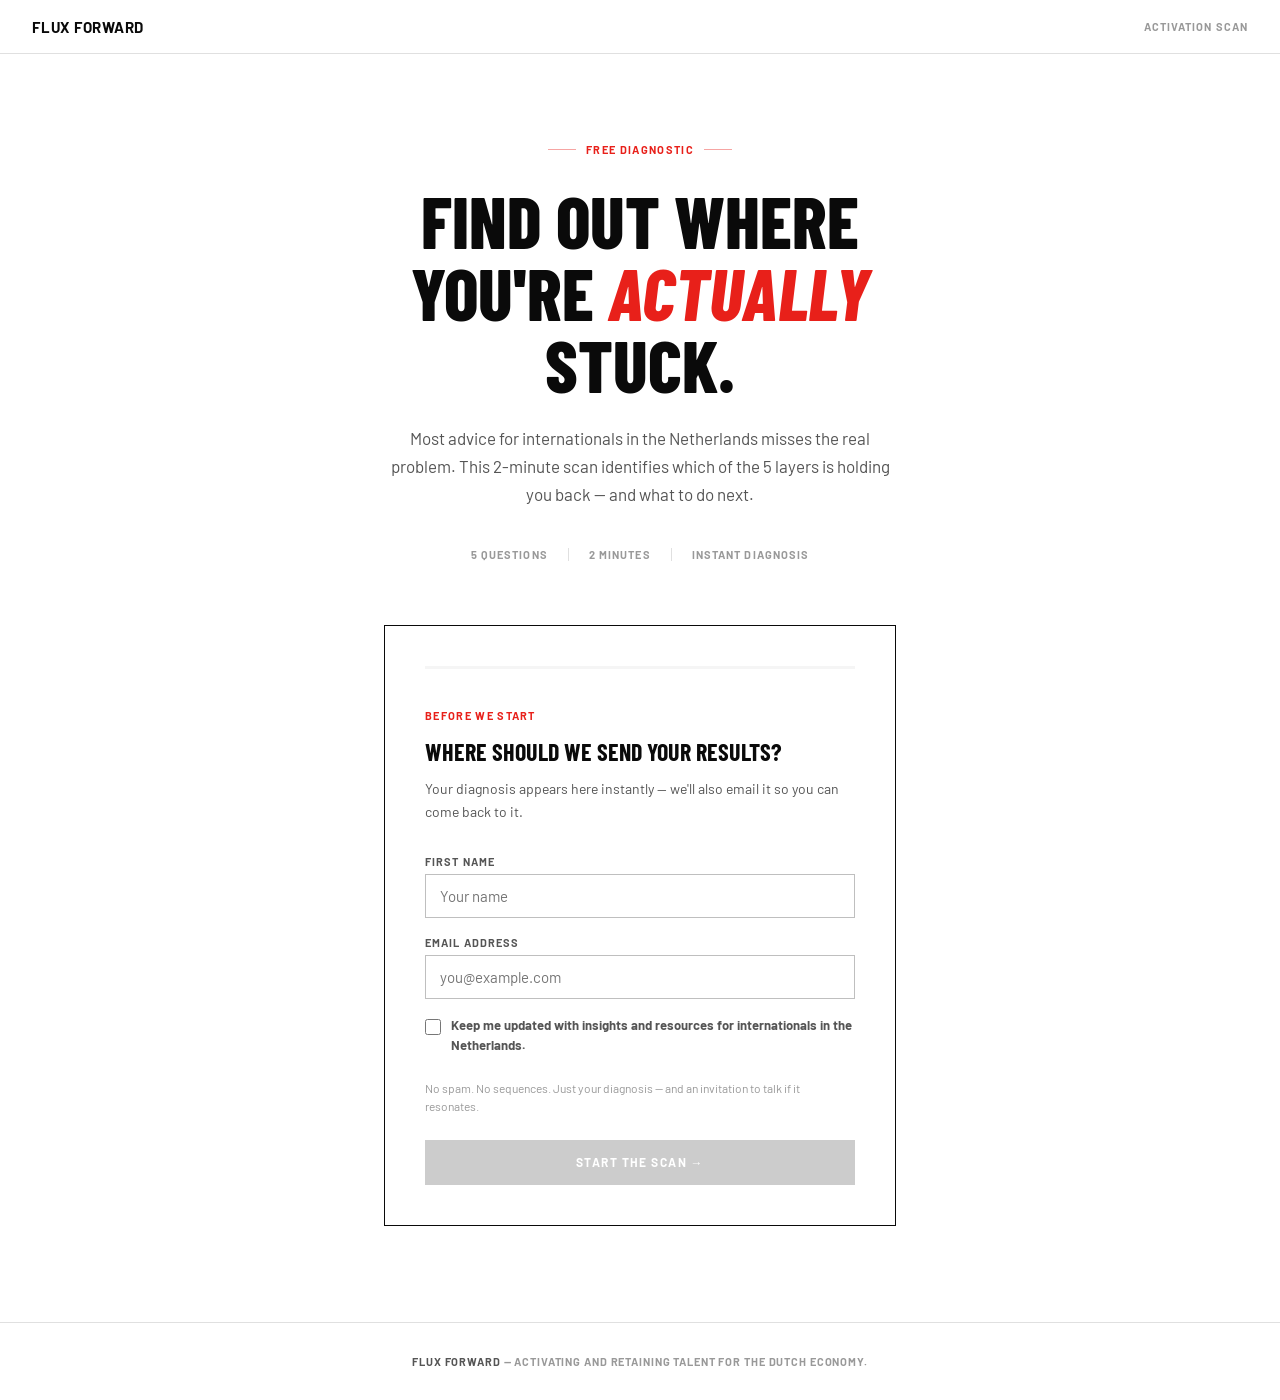
<file: activation-scan-v1.html>
<!DOCTYPE html>
<html lang="en">
<head>
  <meta charset="UTF-8" />
  <meta name="viewport" content="width=device-width, initial-scale=1.0" />
  <title>Activation Scan — Flux Forward</title>
  <meta name="description" content="Find out which of the 5 layers is actually holding you back. A 2-minute diagnostic for internationals in the Netherlands." />
  <link rel="preconnect" href="https://fonts.googleapis.com" />
  <link rel="preconnect" href="https://fonts.gstatic.com" crossorigin />
  <link href="https://fonts.googleapis.com/css2?family=Barlow:ital,wght@0,400;0,600;0,700;1,700&family=Barlow+Condensed:wght@700;800&display=swap" rel="stylesheet" />
  <style>
    *, *::before, *::after { box-sizing: border-box; margin: 0; padding: 0; }
    :root {
      --red: #E8201A;
      --red-dark: #b8180f;
      --red-light: #fdf0ef;
      --text: #0a0a0a;
      --text-muted: #555;
      --text-hint: #999;
      --border: rgba(0,0,0,0.12);
      --border-strong: rgba(0,0,0,0.25);
      --bg: #fff;
      --bg-off: #f5f5f5;
    }
    body {
      font-family: 'Barlow', sans-serif;
      background: var(--bg);
      color: var(--text);
      min-height: 100vh;
      display: flex;
      flex-direction: column;
    }
    nav {
      padding: 1.1rem 2rem;
      display: flex;
      align-items: center;
      justify-content: space-between;
      border-bottom: 1px solid var(--border);
    }
    .nav-logo { display: flex; align-items: center; gap: 0; text-decoration: none; }
    .logo-text { font-weight: 700; font-size: 15px; letter-spacing: 0.05em; color: var(--text); text-transform: uppercase; }
    .nav-tag { font-size: 11px; font-weight: 700; color: var(--text-hint); letter-spacing: 0.1em; text-transform: uppercase; }
    .hero { padding: 5rem 2rem 4rem; text-align: center; max-width: 700px; margin: 0 auto; }
    .hero-badge {
      display: inline-flex; align-items: center; gap: 10px;
      font-size: 11px; font-weight: 700; letter-spacing: 0.12em;
      text-transform: uppercase; color: var(--red); margin-bottom: 1.75rem;
    }
    .hero-badge::before, .hero-badge::after { content: ''; display: block; width: 28px; height: 1px; background: var(--red); opacity: 0.4; }
    .hero h1 {
      font-family: 'Barlow Condensed', sans-serif;
      font-weight: 800;
      font-size: clamp(2.8rem, 7vw, 4.5rem);
      line-height: 1.0;
      text-transform: uppercase;
      color: var(--text);
      margin-bottom: 1.5rem;
    }
    .hero h1 em { font-style: italic; color: var(--red); }
    .hero p { font-size: 17px; color: var(--text-muted); line-height: 1.65; max-width: 500px; margin: 0 auto 2.5rem; }
    .hero-meta { display: flex; align-items: center; justify-content: center; font-size: 11px; font-weight: 700; letter-spacing: 0.1em; text-transform: uppercase; color: var(--text-hint); }
    .hero-meta-item { padding: 0 1.25rem; }
    .hero-meta-item:not(:last-child) { border-right: 1px solid var(--border); }
    .scan-container { max-width: 560px; margin: 0 auto 6rem; padding: 0 1.5rem; width: 100%; }
    .scan-card { background: var(--bg); border: 1.5px solid var(--text); padding: 2.5rem; }
    .progress-track { height: 3px; background: var(--bg-off); margin-bottom: 2.5rem; overflow: hidden; }
    .progress-fill { height: 100%; background: var(--red); transition: width 0.5s cubic-bezier(0.4,0,0.2,1); }
    .step { display: none; animation: fadeUp 0.25s ease both; }
    .step.active { display: block; }
    @keyframes fadeUp { from { opacity: 0; transform: translateY(8px); } to { opacity: 1; transform: translateY(0); } }
    .step-label { font-size: 11px; font-weight: 700; letter-spacing: 0.12em; text-transform: uppercase; color: var(--red); margin-bottom: 1rem; }
    .question-text {
      font-family: 'Barlow Condensed', sans-serif;
      font-weight: 700; font-size: 24px; line-height: 1.2;
      color: var(--text); margin-bottom: 0.6rem; text-transform: uppercase;
    }
    .question-sub { font-size: 14px; color: var(--text-muted); line-height: 1.65; margin-bottom: 2rem; }
    .scale-wrap { display: flex; flex-direction: column; gap: 7px; margin-bottom: 2rem; }
    .scale-option {
      display: flex; align-items: center; gap: 14px;
      padding: 13px 16px; border: 1px solid var(--border);
      cursor: pointer; transition: border-color 0.12s, background 0.12s;
      background: var(--bg); user-select: none;
    }
    .scale-option:hover { border-color: var(--text); background: var(--bg-off); }
    .scale-option.selected { border-color: var(--red); background: var(--red-light); }
    .radio-dot {
      width: 18px; height: 18px; border-radius: 50%;
      border: 1.5px solid var(--border-strong); flex-shrink: 0;
      display: flex; align-items: center; justify-content: center; transition: all 0.12s;
    }
    .scale-option.selected .radio-dot { background: var(--red); border-color: var(--red); }
    .radio-inner { width: 7px; height: 7px; border-radius: 50%; background: white; opacity: 0; transition: opacity 0.12s; }
    .scale-option.selected .radio-inner { opacity: 1; }
    .opt-text { font-size: 14px; font-weight: 600; color: var(--text); }
    .opt-sub { font-size: 12px; color: var(--text-muted); margin-top: 2px; }
    .field { margin-bottom: 1.1rem; }
    .field label { display: block; font-size: 11px; font-weight: 700; letter-spacing: 0.1em; text-transform: uppercase; color: var(--text-muted); margin-bottom: 6px; }
    .field input {
      width: 100%; padding: 12px 14px; border: 1px solid var(--border-strong);
      font-size: 15px; font-family: 'Barlow', sans-serif;
      background: var(--bg); color: var(--text); outline: none; transition: border-color 0.12s;
    }
    .field input:focus { border-color: var(--text); }
    .privacy { font-size: 12px; color: var(--text-hint); line-height: 1.55; margin-bottom: 1.5rem; }
    .btn-primary {
      width: 100%; padding: 15px; background: var(--text); color: white; border: none;
      font-size: 12px; font-weight: 700; font-family: 'Barlow', sans-serif;
      letter-spacing: 0.12em; text-transform: uppercase; cursor: pointer;
      transition: background 0.12s, transform 0.1s;
    }
    .btn-primary:disabled { background: #ccc; cursor: not-allowed; }
    .btn-primary:not(:disabled):hover { background: var(--red); }
    .btn-primary:not(:disabled):active { transform: scale(0.99); }
    .result-eyebrow { font-size: 11px; font-weight: 700; letter-spacing: 0.12em; text-transform: uppercase; color: var(--red); margin-bottom: 0.75rem; }
    .result-title { font-family: 'Barlow Condensed', sans-serif; font-weight: 800; font-size: 30px; line-height: 1.1; color: var(--text); text-transform: uppercase; margin-bottom: 1rem; }
    .result-desc { font-size: 15px; color: var(--text-muted); line-height: 1.75; margin-bottom: 1.5rem; }
    .insight-box { border-left: 3px solid var(--red); padding: 1.25rem 1.25rem 1.25rem 1.5rem; background: var(--red-light); margin-bottom: 1.5rem; }
    .insight-label { font-size: 11px; font-weight: 700; letter-spacing: 0.1em; text-transform: uppercase; color: var(--red-dark); margin-bottom: 7px; }
    .insight-text { font-size: 14px; color: #5a1410; line-height: 1.7; }
    .secondary-section { margin-bottom: 1.5rem; }
    .secondary-label { font-size: 11px; font-weight: 700; letter-spacing: 0.08em; text-transform: uppercase; color: var(--text-hint); margin-bottom: 8px; }
    .pills { display: flex; flex-wrap: wrap; gap: 6px; }
    .pill { font-size: 11px; font-weight: 600; letter-spacing: 0.06em; text-transform: uppercase; padding: 4px 12px; background: var(--bg-off); color: var(--text-muted); border: 1px solid var(--border); }
    .divider { height: 1px; background: var(--border); margin: 2rem 0; }
    .cta-title { font-family: 'Barlow Condensed', sans-serif; font-weight: 800; font-size: 26px; text-transform: uppercase; color: var(--text); margin-bottom: 0.5rem; }
    .cta-sub { font-size: 14px; color: var(--text-muted); line-height: 1.65; margin-bottom: 1.25rem; }
    .btn-cta {
      display: block; width: 100%; padding: 16px; background: var(--red); color: white; border: none;
      font-size: 12px; font-weight: 700; font-family: 'Barlow', sans-serif;
      letter-spacing: 0.12em; text-transform: uppercase; text-align: center;
      text-decoration: none; cursor: pointer; transition: background 0.12s, transform 0.1s;
    }
    .btn-cta:hover { background: var(--red-dark); }
    .btn-cta:active { transform: scale(0.99); }
    footer { margin-top: auto; padding: 2rem; text-align: center; font-size: 11px; font-weight: 700; letter-spacing: 0.08em; text-transform: uppercase; color: var(--text-hint); border-top: 1px solid var(--border); }
    footer a { color: var(--text-muted); text-decoration: none; }
    footer a:hover { color: var(--red); }
    @media (max-width: 600px) {
      .scan-card { padding: 1.75rem 1.25rem; }
      .hero { padding: 3.5rem 1.5rem 2.5rem; }
      .hero-meta { flex-wrap: wrap; }
      .hero-meta-item { border: none !important; padding: 0.25rem 0.75rem; }
    }
  </style>
</head>
<body>

<nav>
  <a href="https://fluxforward.world" class="nav-logo">
    <span class="logo-text">Flux Forward</span>
  </a>
  <span class="nav-tag">Activation Scan</span>
</nav>

<div class="hero">
  <div class="hero-badge">Free diagnostic</div>
  <h1>Find out where<br>you're <em>actually</em> stuck.</h1>
  <p>Most advice for internationals in the Netherlands misses the real problem. This 2-minute scan identifies which of the 5 layers is holding you back — and what to do next.</p>
  <div class="hero-meta">
    <span class="hero-meta-item">5 questions</span>
    <span class="hero-meta-item">2 minutes</span>
    <span class="hero-meta-item">Instant diagnosis</span>
  </div>
</div>

<div class="scan-container">
  <div class="scan-card">
    <div class="progress-track"><div class="progress-fill" id="progress" style="width:0%"></div></div>

    <div class="step active" id="step-0">
      <div class="step-label">Before we start</div>
      <div class="question-text">Where should we send your results?</div>
      <div class="question-sub">Your diagnosis appears here instantly — we'll also email it so you can come back to it.</div>
      <div class="field"><label>First name</label><input type="text" id="fname" placeholder="Your name" oninput="checkIntro()" /></div>
      <div class="field"><label>Email address</label><input type="email" id="email" placeholder="you@example.com" oninput="checkIntro()" /></div>
      <div class="field" style="flex-direction:row;align-items:flex-start;gap:10px;display:flex;">
        <input type="checkbox" id="newsletter" style="margin-top:3px;width:16px;height:16px;flex-shrink:0;accent-color:var(--red);cursor:pointer;" />
        <label for="newsletter" style="font-size:13px;color:var(--text-muted);line-height:1.5;cursor:pointer;text-transform:none;letter-spacing:0;">Keep me updated with insights and resources for internationals in the Netherlands.</label>
      </div>
      <div class="privacy">No spam. No sequences. Just your diagnosis — and an invitation to talk if it resonates.</div>
      <button class="btn-primary" id="btn-0" onclick="goNext(0)" disabled>Start the scan →</button>
    </div>

    <div class="step" id="step-1">
      <div class="step-label">Question 1 of 5</div>
      <div class="question-text">I'm unclear about which path to pursue right now.</div>
      <div class="question-sub">Job vs PhD, staying vs leaving, short-term income vs long-term growth — everything feels equally important.</div>
      <div class="scale-wrap" id="scale-1"></div>
      <button class="btn-primary" id="btn-1" onclick="goNext(1)" disabled>Next →</button>
    </div>

    <div class="step" id="step-2">
      <div class="step-label">Question 2 of 5</div>
      <div class="question-text">I mostly rely on LinkedIn or job boards to find opportunities.</div>
      <div class="question-sub">I'm not sure what else exists, or how the less visible parts of the market actually work.</div>
      <div class="scale-wrap" id="scale-2"></div>
      <button class="btn-primary" id="btn-2" onclick="goNext(2)" disabled>Next →</button>
    </div>

    <div class="step" id="step-3">
      <div class="step-label">Question 3 of 5</div>
      <div class="question-text">I struggle to explain how my experience translates here.</div>
      <div class="question-sub">My background feels strong — but I'm not confident it reads clearly to employers or my network in the Netherlands.</div>
      <div class="scale-wrap" id="scale-3"></div>
      <button class="btn-primary" id="btn-3" onclick="goNext(3)" disabled>Next →</button>
    </div>

    <div class="step" id="step-4">
      <div class="step-label">Question 4 of 5</div>
      <div class="question-text">I'm working on multiple goals at once without a clear focus.</div>
      <div class="question-sub">I'm active — applying, networking, exploring — but things don't seem to build on each other.</div>
      <div class="scale-wrap" id="scale-4"></div>
      <button class="btn-primary" id="btn-4" onclick="goNext(4)" disabled>Next →</button>
    </div>

    <div class="step" id="step-5">
      <div class="step-label">Question 5 of 5</div>
      <div class="question-text">I'm running low on energy to keep pushing forward.</div>
      <div class="question-sub">The uncertainty, pressure, and setbacks have started to affect my ability to show up consistently.</div>
      <div class="scale-wrap" id="scale-5"></div>
      <button class="btn-primary" id="btn-5" onclick="goNext(5)" disabled>See my diagnosis →</button>
    </div>

    <div class="step" id="step-result">
      <div class="result-eyebrow">Your primary layer</div>
      <div class="result-title" id="r-title"></div>
      <div class="result-desc" id="r-desc"></div>
      <div class="insight-box">
        <div class="insight-label">What this means for you</div>
        <div class="insight-text" id="r-insight"></div>
      </div>
      <div class="secondary-section" id="r-secondary" style="display:none">
        <div class="secondary-label">You also show signs of:</div>
        <div class="pills" id="r-pills"></div>
      </div>
      <div class="divider"></div>
      <div class="cta-title">Ready to move past this?</div>
      <div class="cta-sub">Book a free 15-minute Activation Scan call. We'll confirm your layer, explain what's happening, and give you one clear next step.</div>
      <a class="btn-cta" href="https://calendly.com/flux-forward/activation-scan-call" target="_blank">Book your free Activation Scan →</a>
    </div>
  </div>
</div>

<footer>
  <p><a href="https://fluxforward.world">Flux Forward</a> — Activating and retaining talent for the Dutch economy.</p>
</footer>

<script>
  const opts = [
    { v:1, label:"Not at all", sub:"This doesn't apply to me" },
    { v:2, label:"Slightly", sub:"A little, but not the main issue" },
    { v:3, label:"Somewhat", sub:"It's present, on and off" },
    { v:4, label:"Quite a bit", sub:"This is a real challenge for me" },
    { v:5, label:"Very much", sub:"This describes me right now" }
  ];
  const layers = [
    { name:"Priority Confusion", title:"You're stuck between too many directions.", desc:"You have motivation and capacity — but no clear decision structure guiding your next move. When everything feels equally important, nothing moves forward. This isn't about lacking direction. It's about lacking hierarchy.", insight:"The first step isn't to try harder — it's to force a real trade-off. One path, one geography, one timeframe. Once you build a decision structure, your energy stops leaking across every option." },
    { name:"System Blindness", title:"You can't navigate a system you can't see.", desc:"You're working hard on the visible parts of the market — job boards, LinkedIn, applications. But a large portion of real movement happens in the invisible parts: referrals, informal networks, and a deeper understanding of how hiring actually works.", insight:"The fix isn't more applications — it's understanding the structure beneath the surface. Once you see the system, your effort stops being scattered and starts landing in the right places." },
    { name:"Positioning Collapse", title:"Your value isn't being read the way you intend.", desc:"Your experience is real. But after migration, the way it's understood by the market has shifted. You may be applying below your level, using generic language, or struggling to articulate what you actually bring.", insight:"This isn't a skills problem — it's a translation problem. Once your positioning is calibrated to this context, doors that felt closed start to open. Not because you changed, but because others can finally see you." },
    { name:"Execution Fragmentation", title:"You're busy, but nothing is compounding.", desc:"You're active. You're putting in the hours. But your effort is spread across too many directions — and without a repeatable loop, momentum can't build. Each week starts from zero.", insight:"The answer isn't to work more — it's to constrain. One focus, one loop, one direction at a time. Progress compounds when it's concentrated." },
    { name:"Capacity Breakdown", title:"Your system doesn't have enough fuel to run on.", desc:"After months of pressure, uncertainty, and rejection, your capacity to keep going has been quietly depleted. Pushing harder at this stage often backfires — leading to rushed decisions, more rejection, and deeper fatigue.", insight:"What you need isn't acceleration — it's stabilization first. Protecting your capacity isn't giving up. It's the precondition for any real activation to happen." }
  ];
  const scores = [0,0,0,0,0];

  for (let i = 1; i <= 5; i++) {
    const wrap = document.getElementById('scale-' + i);
    opts.forEach(opt => {
      const el = document.createElement('div');
      el.className = 'scale-option';
      el.innerHTML = '<div class="radio-dot"><div class="radio-inner"></div></div><div><div class="opt-text">' + opt.label + '</div><div class="opt-sub">' + opt.sub + '</div></div>';
      el.addEventListener('click', () => {
        wrap.querySelectorAll('.scale-option').forEach(o => o.classList.remove('selected'));
        el.classList.add('selected');
        scores[i-1] = opt.v;
        document.getElementById('btn-' + i).disabled = false;
      });
      wrap.appendChild(el);
    });
  }

  function checkIntro() {
    const name = document.getElementById('fname').value.trim();
    const email = document.getElementById('email').value.trim();
    document.getElementById('btn-0').disabled = !(name.length > 0 && /^[^\s@]+@[^\s@]+\.[^\s@]+$/.test(email));
  }

  async function saveToFormspree(firstName, email) {
    try {
      await fetch('https://formspree.io/f/xaqabvgd', {
        method: 'POST',
        headers: { 'Content-Type': 'application/json', 'Accept': 'application/json' },
        body: JSON.stringify({ name: firstName, email: email, source: 'Activation Scan', newsletter: document.getElementById('newsletter').checked ? 'yes' : 'no' })
      });
    } catch(e) { console.log('Formspree error:', e); }
  }

  function goNext(from) {
    if (from === 0) {
      const name = document.getElementById('fname').value.trim();
      const email = document.getElementById('email').value.trim();
      saveToFormspree(name, email);
    }
    document.getElementById('step-' + from).classList.remove('active');
    if (from === 5) { showResult(); return; }
    document.getElementById('step-' + (from+1)).classList.add('active');
    document.getElementById('progress').style.width = Math.round(((from+1)/6)*100) + '%';
  }

  function showResult() {
    let max = -1, idx = 0;
    scores.forEach((s,i) => { if (s > max) { max = s; idx = i; } });
    const p = layers[idx];
    document.getElementById('r-title').textContent = p.title;
    document.getElementById('r-desc').textContent = p.desc;
    document.getElementById('r-insight').textContent = p.insight;
    const sec = scores.map((s,i) => ({s,i})).filter(x => x.i !== idx && x.s >= 4);
    if (sec.length > 0) {
      const el = document.getElementById('r-pills');
      sec.forEach(x => { const pill = document.createElement('span'); pill.className = 'pill'; pill.textContent = layers[x.i].name; el.appendChild(pill); });
      document.getElementById('r-secondary').style.display = 'block';
    }
    document.getElementById('step-result').classList.add('active');
    document.getElementById('progress').style.width = '100%';
  }
</script>
</body>
</html>
</file>
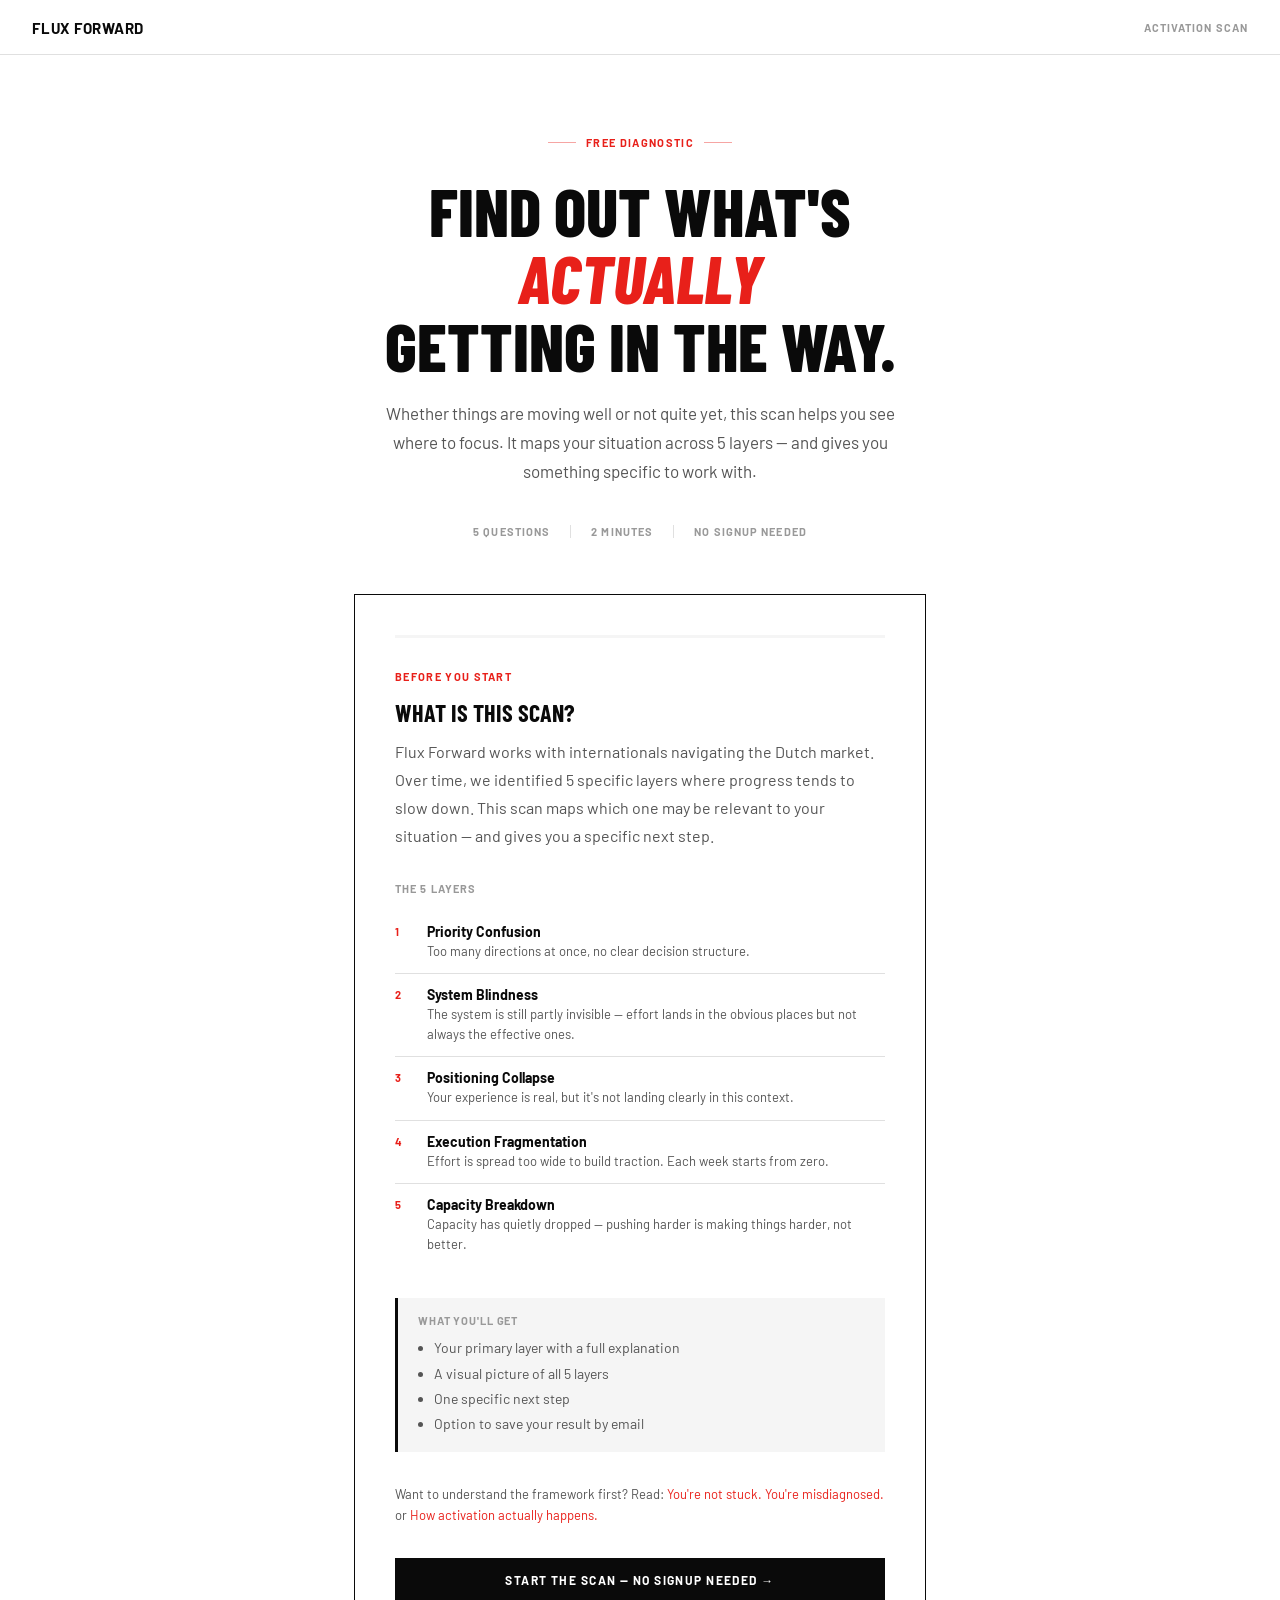
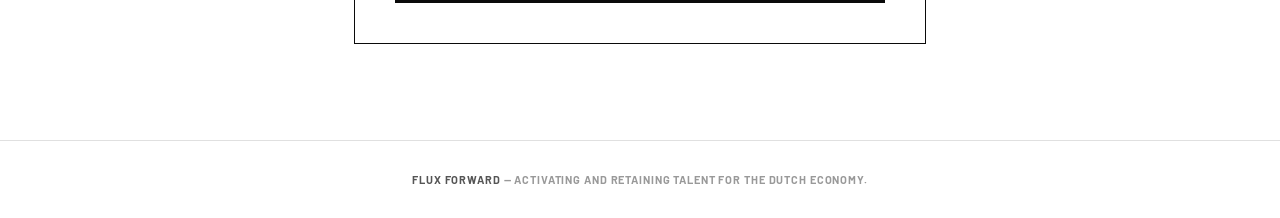
<file: activation-scan-v2-1.html>
<!DOCTYPE html>
<html lang="en">
<head>
  <meta charset="UTF-8" />
  <meta name="viewport" content="width=device-width, initial-scale=1.0" />
  <title>Activation Scan — Flux Forward</title>
  <meta name="description" content="A 2-minute diagnostic for internationals in the Netherlands. Find out which layer may be getting in the way of your progress." />
  <link rel="preconnect" href="https://fonts.googleapis.com" />
  <link rel="preconnect" href="https://fonts.gstatic.com" crossorigin />
  <link href="https://fonts.googleapis.com/css2?family=Barlow:ital,wght@0,400;0,600;0,700;1,700&family=Barlow+Condensed:wght@700;800&display=swap" rel="stylesheet" />
  <style>
    *, *::before, *::after { box-sizing: border-box; margin: 0; padding: 0; }
    :root {
      --red: #E8201A; --red-dark: #b8180f; --red-light: #fdf0ef;
      --text: #0a0a0a; --text-muted: #555; --text-hint: #999;
      --border: rgba(0,0,0,0.12); --border-strong: rgba(0,0,0,0.25);
      --bg: #fff; --bg-off: #f5f5f5;
      --green: #117a3f; --green-light: #eef8f2;
    }
    body { font-family: 'Barlow', sans-serif; background: var(--bg); color: var(--text); min-height: 100vh; display: flex; flex-direction: column; }
    nav { padding: 1.1rem 2rem; display: flex; align-items: center; justify-content: space-between; border-bottom: 1px solid var(--border); }
    .nav-logo { text-decoration: none; }
    .logo-text { font-weight: 700; font-size: 15px; letter-spacing: 0.05em; color: var(--text); text-transform: uppercase; }
    .nav-tag { font-size: 11px; font-weight: 700; color: var(--text-hint); letter-spacing: 0.1em; text-transform: uppercase; }
    .hero { padding: 4.5rem 2rem 3.5rem; text-align: center; max-width: 720px; margin: 0 auto; }
    .hero-badge { display: inline-flex; align-items: center; gap: 10px; font-size: 11px; font-weight: 700; letter-spacing: 0.12em; text-transform: uppercase; color: var(--red); margin-bottom: 1.75rem; }
    .hero-badge::before, .hero-badge::after { content: ''; display: block; width: 28px; height: 1px; background: var(--red); opacity: 0.4; }
    .hero h1 { font-family: 'Barlow Condensed', sans-serif; font-weight: 800; font-size: clamp(2.6rem, 6.5vw, 4.2rem); line-height: 1.0; text-transform: uppercase; color: var(--text); margin-bottom: 1.25rem; }
    .hero h1 em { font-style: italic; color: var(--red); }
    .hero p { font-size: 17px; color: var(--text-muted); line-height: 1.7; max-width: 540px; margin: 0 auto 2.5rem; }
    .hero-meta { display: flex; align-items: center; justify-content: center; font-size: 11px; font-weight: 700; letter-spacing: 0.1em; text-transform: uppercase; color: var(--text-hint); }
    .hero-meta-item { padding: 0 1.25rem; }
    .hero-meta-item:not(:last-child) { border-right: 1px solid var(--border); }
    .scan-container { max-width: 620px; margin: 0 auto 6rem; padding: 0 1.5rem; width: 100%; }
    .scan-card { background: var(--bg); border: 1.5px solid var(--text); padding: 2.5rem; }
    .progress-track { height: 3px; background: var(--bg-off); margin-bottom: 0.75rem; overflow: hidden; }
    .progress-fill { height: 100%; background: var(--red); transition: width 0.5s cubic-bezier(0.4,0,0.2,1); }
    .progress-text { font-size: 11px; font-weight: 700; letter-spacing: 0.08em; text-transform: uppercase; color: var(--text-hint); margin-bottom: 2rem; }
    .step { display: none; animation: fadeUp 0.25s ease both; }
    .step.active { display: block; }
    @keyframes fadeUp { from { opacity: 0; transform: translateY(8px); } to { opacity: 1; transform: translateY(0); } }
    .step-label { font-size: 11px; font-weight: 700; letter-spacing: 0.12em; text-transform: uppercase; color: var(--red); margin-bottom: 1rem; }
    .question-text { font-family: 'Barlow Condensed', sans-serif; font-weight: 700; font-size: 24px; line-height: 1.2; color: var(--text); margin-bottom: 0.6rem; text-transform: uppercase; }
    .question-sub { font-size: 14px; color: var(--text-muted); line-height: 1.65; margin-bottom: 0.75rem; }
    .question-context { font-size: 13px; color: var(--text-hint); font-style: italic; line-height: 1.6; margin-bottom: 1.5rem; border-left: 2px solid var(--border); padding-left: 0.75rem; }
    .helper-box { border: 1px solid var(--border); background: var(--bg-off); padding: 0.9rem 1rem; margin-bottom: 1.5rem; }
    .helper-title { font-size: 11px; font-weight: 700; letter-spacing: 0.08em; text-transform: uppercase; color: var(--text-hint); margin-bottom: 0.35rem; }
    .helper-text { font-size: 13px; color: var(--text-muted); line-height: 1.6; }
    .preview-intro { font-size: 16px; color: var(--text-muted); line-height: 1.75; margin-bottom: 2rem; }
    .preview-what { margin-bottom: 2rem; }
    .preview-what-title { font-size: 11px; font-weight: 700; letter-spacing: 0.1em; text-transform: uppercase; color: var(--text-hint); margin-bottom: 1rem; }
    .layer-preview-item { display: flex; gap: 14px; padding: 12px 0; border-bottom: 1px solid var(--border); align-items: flex-start; }
    .layer-preview-item:last-child { border-bottom: none; }
    .layer-preview-num { font-size: 11px; font-weight: 700; color: var(--red); width: 18px; flex-shrink: 0; padding-top: 2px; }
    .layer-preview-name { font-size: 14px; font-weight: 700; color: var(--text); margin-bottom: 2px; }
    .layer-preview-desc { font-size: 13px; color: var(--text-muted); line-height: 1.5; }
    .preview-output { border-left: 3px solid var(--text); padding: 1rem 1rem 1rem 1.25rem; background: var(--bg-off); margin-bottom: 2rem; }
    .preview-output-title { font-size: 11px; font-weight: 700; letter-spacing: 0.08em; text-transform: uppercase; color: var(--text-hint); margin-bottom: 0.5rem; }
    .preview-output-list { font-size: 14px; color: var(--text-muted); line-height: 1.8; padding-left: 1rem; }
    .preview-read-more { font-size: 13px; color: var(--text-muted); line-height: 1.6; margin-bottom: 2rem; }
    .preview-read-more a { color: var(--red); text-decoration: none; }
    .preview-read-more a:hover { text-decoration: underline; }
    .scale-wrap { display: flex; flex-direction: column; gap: 7px; margin-bottom: 2rem; }
    .scale-option { display: flex; align-items: center; gap: 14px; padding: 13px 16px; border: 1px solid var(--border); cursor: pointer; transition: border-color 0.12s, background 0.12s; background: var(--bg); user-select: none; }
    .scale-option:hover { border-color: var(--text); background: var(--bg-off); }
    .scale-option.selected { border-color: var(--red); background: var(--red-light); }
    .radio-dot { width: 18px; height: 18px; border-radius: 50%; border: 1.5px solid var(--border-strong); flex-shrink: 0; display: flex; align-items: center; justify-content: center; transition: all 0.12s; }
    .scale-option.selected .radio-dot { background: var(--red); border-color: var(--red); }
    .radio-inner { width: 7px; height: 7px; border-radius: 50%; background: white; opacity: 0; transition: opacity 0.12s; }
    .scale-option.selected .radio-inner { opacity: 1; }
    .opt-text { font-size: 14px; font-weight: 600; color: var(--text); }
    .opt-sub { font-size: 12px; color: var(--text-muted); margin-top: 2px; }
    .field { margin-bottom: 1.1rem; }
    .field label { display: block; font-size: 11px; font-weight: 700; letter-spacing: 0.1em; text-transform: uppercase; color: var(--text-muted); margin-bottom: 6px; }
    .field input[type="text"], .field input[type="email"] { width: 100%; padding: 12px 14px; border: 1px solid var(--border-strong); font-size: 15px; font-family: 'Barlow', sans-serif; background: var(--bg); color: var(--text); outline: none; transition: border-color 0.12s; }
    .field input:focus { border-color: var(--text); }
    .gdpr-note { font-size: 12px; color: var(--text-hint); line-height: 1.6; margin-bottom: 1.5rem; }
    .gdpr-note a { color: var(--text-hint); text-decoration: underline; }
    .btn-primary, .btn-secondary { width: 100%; padding: 15px; border: none; font-size: 12px; font-weight: 700; font-family: 'Barlow', sans-serif; letter-spacing: 0.12em; text-transform: uppercase; cursor: pointer; transition: background 0.12s, transform 0.1s, color 0.12s; }
    .btn-primary { background: var(--text); color: white; }
    .btn-primary:disabled { background: #ccc; cursor: not-allowed; }
    .btn-primary:not(:disabled):hover { background: var(--red); }
    .btn-primary:not(:disabled):active, .btn-secondary:active, .btn-cta:active { transform: scale(0.99); }
    .btn-secondary { background: white; color: var(--text); border: 1px solid var(--border-strong); }
    .btn-secondary:hover { background: var(--bg-off); }
    .btn-row { display: grid; grid-template-columns: 1fr 1fr; gap: 0.75rem; }
    .email-capture { border: 1.5px solid var(--text); padding: 1.5rem; margin-bottom: 1.5rem; background: var(--bg-off); }
    .email-capture-title { font-family: 'Barlow Condensed', sans-serif; font-weight: 800; font-size: 20px; text-transform: uppercase; color: var(--text); margin-bottom: 0.4rem; }
    .email-capture-sub { font-size: 13px; color: var(--text-muted); line-height: 1.6; margin-bottom: 1.25rem; }
    .email-capture-success { font-size: 14px; color: var(--green); font-weight: 600; padding: 0.75rem 0; display: none; }
    .result-eyebrow { font-size: 11px; font-weight: 700; letter-spacing: 0.12em; text-transform: uppercase; color: var(--red); margin-bottom: 0.75rem; }
    .result-title { font-family: 'Barlow Condensed', sans-serif; font-weight: 800; font-size: 30px; line-height: 1.1; color: var(--text); text-transform: uppercase; margin-bottom: 1rem; }
    .result-desc { font-size: 15px; color: var(--text-muted); line-height: 1.75; margin-bottom: 1.5rem; }
    .insight-box { border-left: 3px solid var(--red); padding: 1.25rem 1.25rem 1.25rem 1.5rem; background: var(--red-light); margin-bottom: 1rem; }
    .insight-label { font-size: 11px; font-weight: 700; letter-spacing: 0.1em; text-transform: uppercase; color: var(--red-dark); margin-bottom: 7px; }
    .insight-text { font-size: 14px; color: #5a1410; line-height: 1.7; }
    .next-box { border-left: 3px solid var(--green); padding: 1.25rem 1.25rem 1.25rem 1.5rem; background: var(--green-light); margin-bottom: 1.5rem; }
    .next-label { font-size: 11px; font-weight: 700; letter-spacing: 0.1em; text-transform: uppercase; color: var(--green); margin-bottom: 7px; }
    .next-text { font-size: 14px; color: #0d5a2f; line-height: 1.7; }
    .all-layers { margin-bottom: 1.5rem; }
    .all-layers-title { font-size: 11px; font-weight: 700; letter-spacing: 0.1em; text-transform: uppercase; color: var(--text-hint); margin-bottom: 0.75rem; }
    .layer-row { display: flex; align-items: center; gap: 12px; padding: 8px 0; border-bottom: 1px solid var(--border); }
    .layer-row:last-child { border-bottom: none; }
    .layer-row-name { font-size: 13px; font-weight: 600; color: var(--text); flex: 1; }
    .layer-bar-wrap { width: 120px; height: 6px; background: var(--bg-off); border: 1px solid var(--border); }
    .layer-bar-fill { height: 100%; background: var(--red); transition: width 0.6s ease; }
    .layer-bar-fill.low { background: #ccc; }
    .layer-score-label { font-size: 11px; font-weight: 700; color: var(--text-hint); width: 60px; text-align: right; text-transform: uppercase; letter-spacing: 0.05em; }
    .secondary-section { margin-bottom: 1.5rem; }
    .secondary-title { font-size: 11px; font-weight: 700; letter-spacing: 0.1em; text-transform: uppercase; color: var(--text-hint); margin-bottom: 1rem; }
    .secondary-layer { border: 1px solid var(--border); padding: 1rem 1.25rem; margin-bottom: 0.5rem; }
    .secondary-layer-name { font-size: 12px; font-weight: 700; letter-spacing: 0.06em; text-transform: uppercase; color: var(--text-muted); margin-bottom: 4px; }
    .secondary-layer-text { font-size: 13px; color: var(--text-muted); line-height: 1.6; }
    .accuracy-box { border: 1px solid var(--border); padding: 1.25rem; margin-bottom: 1.5rem; background: var(--bg-off); }
    .accuracy-title { font-size: 13px; font-weight: 700; color: var(--text); margin-bottom: 0.5rem; }
    .accuracy-sub { font-size: 13px; color: var(--text-muted); line-height: 1.6; margin-bottom: 0.75rem; }
    .accuracy-link { font-size: 13px; color: var(--red); text-decoration: none; font-weight: 600; }
    .accuracy-link:hover { text-decoration: underline; }
    .divider { height: 1px; background: var(--border); margin: 2rem 0; }
    .btn-inline { display: block; width: 100%; padding: 14px 16px; background: white; color: var(--text); border: 1px solid var(--border-strong); font-size: 12px; font-weight: 700; font-family: 'Barlow', sans-serif; letter-spacing: 0.1em; text-transform: uppercase; text-align: center; text-decoration: none; cursor: pointer; transition: background 0.12s; margin-bottom: 2rem; }
    .btn-inline:hover { background: var(--bg-off); }
    .cta-title { font-family: 'Barlow Condensed', sans-serif; font-weight: 800; font-size: 26px; text-transform: uppercase; color: var(--text); margin-bottom: 0.5rem; }
    .cta-sub { font-size: 14px; color: var(--text-muted); line-height: 1.65; margin-bottom: 1.25rem; }
    .btn-cta { display: block; width: 100%; padding: 16px; background: var(--red); color: white; border: none; font-size: 12px; font-weight: 700; font-family: 'Barlow', sans-serif; letter-spacing: 0.12em; text-transform: uppercase; text-align: center; text-decoration: none; cursor: pointer; transition: background 0.12s, transform 0.1s; }
    .btn-cta:hover { background: var(--red-dark); }
    .minor-links { margin-top: 1rem; display: flex; flex-direction: column; gap: 0.5rem; }
    .minor-link { font-size: 13px; color: var(--text-muted); text-decoration: none; }
    .minor-link:hover { color: var(--red); }
    footer { margin-top: auto; padding: 2rem; text-align: center; font-size: 11px; font-weight: 700; letter-spacing: 0.08em; text-transform: uppercase; color: var(--text-hint); border-top: 1px solid var(--border); }
    footer a { color: var(--text-muted); text-decoration: none; }
    footer a:hover { color: var(--red); }
    @media (max-width: 600px) {
      .scan-card { padding: 1.75rem 1.25rem; }
      .hero { padding: 3rem 1.5rem 2rem; }
      .hero-meta { flex-wrap: wrap; }
      .hero-meta-item { border: none !important; padding: 0.25rem 0.75rem; }
      .btn-row { grid-template-columns: 1fr; }
      .layer-bar-wrap { width: 80px; }
    }
  </style>
</head>
<body>

<nav>
  <a href="https://fluxforward.world" class="nav-logo"><span class="logo-text">Flux Forward</span></a>
  <span class="nav-tag">Activation Scan</span>
</nav>

<div class="hero">
  <div class="hero-badge">Free diagnostic</div>
  <h1>Find out what's <em>actually</em><br>getting in the way.</h1>
  <p>Whether things are moving well or not quite yet, this scan helps you see where to focus. It maps your situation across 5 layers — and gives you something specific to work with.</p>
  <div class="hero-meta">
    <span class="hero-meta-item">5 questions</span>
    <span class="hero-meta-item">2 minutes</span>
    <span class="hero-meta-item">No signup needed</span>
  </div>
</div>

<div class="scan-container">
  <div class="scan-card">
    <div class="progress-track"><div class="progress-fill" id="progress" style="width:0%"></div></div>
    <div class="progress-text" id="progress-text"></div>

    <!-- STEP 0: PREVIEW -->
    <div class="step active" id="step-0">
      <div class="step-label">Before you start</div>
      <div class="question-text">What is this scan?</div>
      <p class="preview-intro">Flux Forward works with internationals navigating the Dutch market. Over time, we identified 5 specific layers where progress tends to slow down. This scan maps which one may be relevant to your situation — and gives you a specific next step.</p>

      <div class="preview-what">
        <div class="preview-what-title">The 5 layers</div>
        <div class="layer-preview-item">
          <div class="layer-preview-num">1</div>
          <div><div class="layer-preview-name">Priority Confusion</div><div class="layer-preview-desc">Too many directions at once, no clear decision structure.</div></div>
        </div>
        <div class="layer-preview-item">
          <div class="layer-preview-num">2</div>
          <div><div class="layer-preview-name">System Blindness</div><div class="layer-preview-desc">The system is still partly invisible — effort lands in the obvious places but not always the effective ones.</div></div>
        </div>
        <div class="layer-preview-item">
          <div class="layer-preview-num">3</div>
          <div><div class="layer-preview-name">Positioning Collapse</div><div class="layer-preview-desc">Your experience is real, but it's not landing clearly in this context.</div></div>
        </div>
        <div class="layer-preview-item">
          <div class="layer-preview-num">4</div>
          <div><div class="layer-preview-name">Execution Fragmentation</div><div class="layer-preview-desc">Effort is spread too wide to build traction. Each week starts from zero.</div></div>
        </div>
        <div class="layer-preview-item">
          <div class="layer-preview-num">5</div>
          <div><div class="layer-preview-name">Capacity Breakdown</div><div class="layer-preview-desc">Capacity has quietly dropped — pushing harder is making things harder, not better.</div></div>
        </div>
      </div>

      <div class="preview-output">
        <div class="preview-output-title">What you'll get</div>
        <ul class="preview-output-list">
          <li>Your primary layer with a full explanation</li>
          <li>A visual picture of all 5 layers</li>
          <li>One specific next step</li>
          <li>Option to save your result by email</li>
        </ul>
      </div>

      <div class="preview-read-more">
        Want to understand the framework first? Read: <a href="https://blog.fluxforward.world/p/youre-not-stuck-youre-misdiagnosed" target="_blank">You're not stuck. You're misdiagnosed.</a> or <a href="https://blog.fluxforward.world/p/how-activation-actually-happens" target="_blank">How activation actually happens.</a>
      </div>

      <button class="btn-primary" onclick="goNext(0)">Start the scan — no signup needed →</button>
    </div>

    <!-- STEP 1 -->
    <div class="step" id="step-1">
      <div class="step-label">Question 1 of 5</div>
      <div class="question-text">I'm unclear about what to focus on right now.</div>
      <div class="question-sub">For example: job vs PhD, staying in NL vs moving, short-term income vs long-term direction. Multiple paths feel equally important.</div>
      <div class="question-context">Many people arrive in the Netherlands with a clear goal — then find the context shifts what's possible or desirable. This question looks at whether that's created a decision gap.</div>
      <div class="helper-box">
        <div class="helper-title">What this question looks at</div>
        <div class="helper-text">Whether your energy is split across too many directions at once, making it hard to build momentum on any of them.</div>
      </div>
      <div class="scale-wrap" id="scale-1"></div>
      <div class="btn-row">
        <button class="btn-secondary" onclick="goBack(1)">← Back</button>
        <button class="btn-primary" id="btn-1" onclick="goNext(1)" disabled>Next →</button>
      </div>
    </div>

    <!-- STEP 2 -->
    <div class="step" id="step-2">
      <div class="step-label">Question 2 of 5</div>
      <div class="question-text">I mostly rely on LinkedIn or job boards to find opportunities.</div>
      <div class="question-sub">I'm not fully sure how the less visible parts of the market work here — referrals, networks, or how hiring actually moves in my field.</div>
      <div class="question-context">The Dutch job market has a visible layer and an invisible one. Most people start with what they can see. This question checks whether the invisible part is still unclear.</div>
      <div class="helper-box">
        <div class="helper-title">What this question looks at</div>
        <div class="helper-text">Whether part of the system is still hard to read — not just your effort inside it, but the way it works underneath.</div>
      </div>
      <div class="scale-wrap" id="scale-2"></div>
      <div class="btn-row">
        <button class="btn-secondary" onclick="goBack(2)">← Back</button>
        <button class="btn-primary" id="btn-2" onclick="goNext(2)" disabled>Next →</button>
      </div>
    </div>

    <!-- STEP 3 -->
    <div class="step" id="step-3">
      <div class="step-label">Question 3 of 5</div>
      <div class="question-text">I struggle to explain my experience clearly in this context.</div>
      <div class="question-sub">My background feels strong, but I'm not confident that employers or my network here quickly understand what I bring or where I fit.</div>
      <div class="question-context">Moving countries often creates a translation gap — not in language, but in how your value is read. Strong experience doesn't automatically land the same way in a new context.</div>
      <div class="helper-box">
        <div class="helper-title">What this question looks at</div>
        <div class="helper-text">Whether the issue is not your skills, but how you present your experience in a way that lands clearly here.</div>
      </div>
      <div class="scale-wrap" id="scale-3"></div>
      <div class="btn-row">
        <button class="btn-secondary" onclick="goBack(3)">← Back</button>
        <button class="btn-primary" id="btn-3" onclick="goNext(3)" disabled>Next →</button>
      </div>
    </div>

    <!-- STEP 4 -->
    <div class="step" id="step-4">
      <div class="step-label">Question 4 of 5</div>
      <div class="question-text">I'm doing many things, but they don't build on each other.</div>
      <div class="question-sub">I apply, network, explore options, attend events — but it doesn't feel like momentum is building. Things feel scattered rather than compounding.</div>
      <div class="question-context">Activity and progress are not the same thing. This question looks at whether your effort is concentrated enough to create a loop — or spread too wide to compound.</div>
      <div class="helper-box">
        <div class="helper-title">What this question looks at</div>
        <div class="helper-text">Whether the issue is not effort, but execution that's spread too wide to create traction.</div>
      </div>
      <div class="scale-wrap" id="scale-4"></div>
      <div class="btn-row">
        <button class="btn-secondary" onclick="goBack(4)">← Back</button>
        <button class="btn-primary" id="btn-4" onclick="goNext(4)" disabled>Next →</button>
      </div>
    </div>

    <!-- STEP 5 -->
    <div class="step" id="step-5">
      <div class="step-label">Question 5 of 5</div>
      <div class="question-text">I'm running low on energy to keep going.</div>
      <div class="question-sub">The uncertainty, pressure, and setbacks have affected my capacity to keep showing up consistently. It takes more effort than it used to.</div>
      <div class="question-context">Long transitions quietly deplete capacity. This isn't a character issue — it's a system issue. When capacity drops, more pressure usually creates more friction, not more progress.</div>
      <div class="helper-box">
        <div class="helper-title">What this question looks at</div>
        <div class="helper-text">Whether what looks like lack of progress is actually a capacity problem — and whether pushing harder would help or make it worse.</div>
      </div>
      <div class="scale-wrap" id="scale-5"></div>
      <div class="btn-row">
        <button class="btn-secondary" onclick="goBack(5)">← Back</button>
        <button class="btn-primary" id="btn-5" onclick="goNext(5)" disabled>See my result →</button>
      </div>
    </div>

    <!-- RESULT -->
    <div class="step" id="step-result">
      <div class="result-eyebrow" id="r-eyebrow">Your primary layer</div>
      <div class="result-title" id="r-title"></div>
      <div class="result-desc" id="r-desc"></div>
      <div class="insight-box" id="r-insight-box">
        <div class="insight-label">What this means</div>
        <div class="insight-text" id="r-insight"></div>
      </div>
      <div class="next-box" id="r-next-box">
        <div class="next-label">What to focus on next</div>
        <div class="next-text" id="r-next"></div>
      </div>

      <div class="divider"></div>

      <div class="all-layers" id="r-all-layers">
        <div class="all-layers-title">Your full picture</div>
        <div id="all-layers-list"></div>
      </div>

      <div class="secondary-section" id="r-secondary" style="display:none">
        <div class="secondary-title">Other layers worth noting</div>
        <div id="r-secondary-list"></div>
      </div>

      <div class="divider"></div>

      <!-- ACCURACY CHECK — Florian's feedback -->
      <div class="accuracy-box">
        <div class="accuracy-title">Does this feel accurate to you?</div>
        <div class="accuracy-sub">Results are based on 5 questions — they're a starting point, not a full picture. If something doesn't land, we'd like to know. You can reply directly or book a call to go deeper.</div>
        <a class="accuracy-link" href="mailto:hi@fluxforward.world?subject=Activation Scan feedback">Share your thoughts →</a>
      </div>

      <!-- EMAIL CAPTURE AFTER RESULT -->
      <div class="email-capture" id="email-capture-block">
        <div class="email-capture-title">Save your result</div>
        <div class="email-capture-sub">Enter your email and we'll keep a copy on our end so you can follow up later.</div>
        <div class="field"><label>First name</label><input type="text" id="fname" placeholder="Your name" oninput="checkEmail()" /></div>
        <div class="field"><label>Email address</label><input type="email" id="email" placeholder="you@example.com" oninput="checkEmail()" /></div>
        <div class="field" style="flex-direction:row;align-items:flex-start;gap:10px;display:flex;">
          <input type="checkbox" id="newsletter" style="margin-top:3px;width:16px;height:16px;flex-shrink:0;accent-color:var(--red);cursor:pointer;" />
          <label for="newsletter" style="font-size:13px;color:var(--text-muted);line-height:1.5;cursor:pointer;text-transform:none;letter-spacing:0;">Keep me updated with insights and resources for internationals in the Netherlands.</label>
        </div>
        <div class="gdpr-note">Your data is stored securely via Formspree and used only to send your result and, if you opt in, occasional updates from Flux Forward. We never share it with third parties. You can request deletion at any time by emailing <a href="mailto:hi@fluxforward.world">hi@fluxforward.world</a>.</div>
        <button class="btn-primary" id="btn-save" onclick="saveResult()" disabled style="margin-bottom:0.75rem;">Save my result →</button>
        <div class="email-capture-success" id="save-success">Saved. We'll be in touch if useful.</div>
        <button class="btn-secondary" onclick="skipSave()" style="font-size:11px;padding:10px;margin-top:0.5rem;">No thanks, skip this</button>
      </div>

      <div id="post-save-block" style="display:none;">
        <button class="btn-inline" onclick="copyResult()">Copy result summary</button>
      </div>

      <div class="cta-title">Want help making this practical?</div>
      <div class="cta-sub">Book a free 15-minute Activation Scan call. We'll go through your result together and give you one clear next step.</div>
      <a class="btn-cta" href="https://calendly.com/flux-forward/activation-scan-call" target="_blank">Book your free Activation Scan →</a>

      <div class="minor-links">
        <a class="minor-link" href="https://blog.fluxforward.world/p/youre-not-stuck-youre-misdiagnosed" target="_blank">Read: You're not stuck. You're misdiagnosed. →</a>
        <a class="minor-link" href="https://blog.fluxforward.world/p/how-activation-actually-happens" target="_blank">Read: How activation actually happens. →</a>
      </div>
    </div>

  </div>
</div>

<footer>
  <p><a href="https://fluxforward.world">Flux Forward</a> — Activating and retaining talent for the Dutch economy.</p>
</footer>

<script>
  const opts = [
    { v:1, label:"Not at all", sub:"This doesn't apply to me" },
    { v:2, label:"A little", sub:"It's there, but not the main issue" },
    { v:3, label:"Somewhat", sub:"It shows up now and then" },
    { v:4, label:"Quite a bit", sub:"This is a real challenge for me" },
    { v:5, label:"Very much", sub:"This feels very true right now" }
  ];

  const layers = [
    { name:"Priority Confusion", title:"You're spread across too many directions.", desc:"You have motivation and capacity, but no clear decision structure guiding your next move. When everything feels equally important, nothing moves forward. This is not about lacking ambition.", insight:"The issue is hierarchy, not effort. If everything matters at once, your energy keeps leaking across options instead of concentrating on one.", next:"Pick one path, one geography, and one timeframe first. Don't solve the whole future at once. Force one real trade-off so your effort can finally land somewhere.", shortDesc:"Energy spread across too many options without a clear decision structure." },
    { name:"System Blindness", title:"You can't fully navigate a system you can't yet see.", desc:"You're working hard on the visible parts of the market — job boards, LinkedIn, applications. But a lot of real movement happens in the less visible parts: referrals, informal networks, and understanding how things actually work here.", insight:"The problem is not that you're inactive. It's that the system is still partly invisible to you, so your effort is landing in the obvious places but not always in the effective ones.", next:"Don't just apply more. Spend time learning how opportunities actually move in your field here. One useful conversation or referral path can matter more than ten extra applications.", shortDesc:"The system is still partly invisible, so effort lands in the obvious places but not always the effective ones." },
    { name:"Positioning Collapse", title:"Your experience isn't landing the way you intend.", desc:"Your background is real, but after migration, the way it's understood by the market has shifted. You may be using language that's too broad, too generic, or hard to read in this context.", insight:"This is not a skills problem. It's a clarity problem. If people can't quickly understand what you bring, your real value stays invisible — even when you're in the room.", next:"Sharpen how you explain your direction, your experience, and your impact. Start with one thing: your headline, your About, or one experience section. Make it easier to understand in under a minute.", shortDesc:"Your value is real but not reading clearly in this context." },
    { name:"Execution Fragmentation", title:"You're active, but nothing is compounding.", desc:"You are doing things. You are trying. But your effort is spread across too many directions, and without a repeatable loop, momentum can't build. Each week feels like starting over.", insight:"The issue is not laziness. It's fragmentation. When your effort is scattered across multiple tracks, nothing accumulates and nothing compounds.", next:"Reduce the number of moving parts. Choose one focus, one loop, and one priority for the next two weeks. Progress builds when it is concentrated, not when it is spread wide.", shortDesc:"Effort is spread too wide to build traction — each week starts from zero." },
    { name:"Capacity Breakdown", title:"Your system is running low on fuel.", desc:"After months of pressure, uncertainty, and setbacks, your ability to keep pushing has quietly dropped. At this stage, trying harder often backfires — it leads to rushed decisions and deeper fatigue.", insight:"What looks like lack of discipline may actually be depleted capacity. If your system is overloaded, forcing more effort usually creates more friction, not more progress.", next:"Stabilize first. Protect sleep, reduce noise, and stop treating recovery as a reward. Getting your energy back is not a distraction from progress. It is the base for it.", shortDesc:"Capacity has quietly dropped — pushing harder is making things harder, not better." }
  ];

  const scores = [0,0,0,0,0];
  let currentStep = 0;
  let resultData = null;
  let secondaryLayers = [];

  for (let i = 1; i <= 5; i++) {
    const wrap = document.getElementById('scale-' + i);
    opts.forEach(opt => {
      const el = document.createElement('div');
      el.className = 'scale-option';
      el.innerHTML = '<div class="radio-dot"><div class="radio-inner"></div></div><div><div class="opt-text">' + opt.label + '</div><div class="opt-sub">' + opt.sub + '</div></div>';
      el.addEventListener('click', () => {
        wrap.querySelectorAll('.scale-option').forEach(o => o.classList.remove('selected'));
        el.classList.add('selected');
        scores[i-1] = opt.v;
        document.getElementById('btn-' + i).disabled = false;
      });
      wrap.appendChild(el);
    });
  }

  function updateProgress(step) {
    currentStep = step;
    const pct = step >= 6 ? 100 : Math.round((step / 6) * 100);
    document.getElementById('progress').style.width = pct + '%';
    const labels = ['', 'Question 1 of 5', 'Question 2 of 5', 'Question 3 of 5', 'Question 4 of 5', 'Question 5 of 5', 'Result ready'];
    document.getElementById('progress-text').textContent = labels[step] || '';
  }

  function checkEmail() {
    const name = document.getElementById('fname').value.trim();
    const email = document.getElementById('email').value.trim();
    document.getElementById('btn-save').disabled = !(name.length > 0 && /^[^\s@]+@[^\s@]+\.[^\s@]+$/.test(email));
  }

  function goNext(from) {
    document.getElementById('step-' + from).classList.remove('active');
    if (from === 5) { showResult(); return; }
    document.getElementById('step-' + (from + 1)).classList.add('active');
    updateProgress(from + 1);
    window.scrollTo(0, 0);
  }

  function goBack(from) {
    document.getElementById('step-' + from).classList.remove('active');
    document.getElementById('step-' + (from - 1)).classList.add('active');
    updateProgress(from - 1);
    window.scrollTo(0, 0);
  }

  function getScoreLabel(score) {
    if (score <= 1) return 'Not present';
    if (score <= 2) return 'A little';
    if (score <= 3) return 'Somewhat';
    if (score <= 4) return 'Quite a bit';
    return 'Very much';
  }

  function isLowScoreResult() {
    const avg = scores.reduce((a, b) => a + b, 0) / scores.length;
    const maxScore = Math.max(...scores);
    return maxScore <= 2;
  }

  function showLowScoreResult() {
    document.getElementById('r-eyebrow').textContent = 'Your result';
    document.getElementById('r-title').textContent = 'None of these layers appear strongly active right now.';
    document.getElementById('r-desc').textContent = 'Based on your answers, the 5 layers we track don\'t seem to be significantly getting in the way at this point. This can mean a few different things.';
    document.getElementById('r-insight').textContent = 'Either things are genuinely moving well for you — which is great. Or the questions didn\'t quite capture where the friction is in your specific situation. Both are valid.';
    document.getElementById('r-next').textContent = 'If something does feel off but didn\'t show up here, we\'d be curious to hear what it is. Sometimes the real layer only becomes visible in a conversation.';
    document.getElementById('r-all-layers').style.display = 'none';
    document.getElementById('r-secondary').style.display = 'none';
  }

  function showResult() {
    let max = -1, primaryIdx = 0;
    scores.forEach((s, i) => { if (s > max) { max = s; primaryIdx = i; } });
    resultData = { idx: primaryIdx, ...layers[primaryIdx] };

    if (isLowScoreResult()) {
      showLowScoreResult();
    } else {
      document.getElementById('r-title').textContent = resultData.title;
      document.getElementById('r-desc').textContent = resultData.desc;
      document.getElementById('r-insight').textContent = resultData.insight;
      document.getElementById('r-next').textContent = resultData.next;

      const allLayersList = document.getElementById('all-layers-list');
      allLayersList.innerHTML = '';
      layers.forEach((layer, i) => {
        const score = scores[i];
        const pct = Math.round((score / 5) * 100);
        const isPrimary = i === primaryIdx;
        const row = document.createElement('div');
        row.className = 'layer-row';
        row.innerHTML = '<div class="layer-row-name" style="' + (isPrimary ? 'font-weight:700;color:var(--red);' : '') + '">' + layer.name + (isPrimary ? ' ↑' : '') + '</div><div class="layer-bar-wrap"><div class="layer-bar-fill ' + (score <= 2 ? 'low' : '') + '" style="width:' + pct + '%"></div></div><div class="layer-score-label">' + getScoreLabel(score) + '</div>';
        allLayersList.appendChild(row);
      });

      const secondaries = scores.map((s, i) => ({ s, i })).filter(x => x.i !== primaryIdx && x.s >= 3);
      secondaryLayers = secondaries.map(x => layers[x.i]);
      const secondaryList = document.getElementById('r-secondary-list');
      secondaryList.innerHTML = '';
      if (secondaries.length > 0) {
        secondaries.sort((a, b) => b.s - a.s);
        secondaries.forEach(x => {
          const l = layers[x.i];
          const item = document.createElement('div');
          item.className = 'secondary-layer';
          item.innerHTML = '<div class="secondary-layer-name">' + l.name + '</div><div class="secondary-layer-text">' + l.shortDesc + '</div>';
          secondaryList.appendChild(item);
        });
        document.getElementById('r-secondary').style.display = 'block';
      }
    }

    document.getElementById('step-result').classList.add('active');
    updateProgress(6);
    window.scrollTo(0, 0);

    try {
      localStorage.setItem('ff_scan_v22_result', JSON.stringify({ primaryLayer: resultData ? resultData.name : 'low_score', scores, savedAt: new Date().toISOString() }));
    } catch(e) {}
  }

  async function saveResult() {
    const name = document.getElementById('fname').value.trim();
    const email = document.getElementById('email').value.trim();
    if (!name || !email) return;

    try {
      await fetch('https://formspree.io/f/xaqabvgd', {
        method: 'POST',
        headers: { 'Content-Type': 'application/json', 'Accept': 'application/json' },
        body: JSON.stringify({
          name, email,
          source: 'Activation Scan V2.2',
          newsletter: document.getElementById('newsletter').checked ? 'yes' : 'no',
          primary_layer: resultData ? resultData.name : 'low_score',
          primary_title: resultData ? resultData.title : '',
          primary_next: resultData ? resultData.next : '',
          secondary_layers: secondaryLayers.map(l => l.name).join(', '),
          score_priority_confusion: scores[0],
          score_system_blindness: scores[1],
          score_positioning: scores[2],
          score_execution: scores[3],
          score_capacity: scores[4],
          scores: scores.join(',')
        })
      });
    } catch(e) { console.log('Formspree error:', e); }

    document.getElementById('save-success').style.display = 'block';
    document.getElementById('btn-save').disabled = true;
    setTimeout(() => {
      document.getElementById('email-capture-block').style.display = 'none';
      document.getElementById('post-save-block').style.display = 'block';
    }, 1500);
  }

  function skipSave() {
    document.getElementById('email-capture-block').style.display = 'none';
    document.getElementById('post-save-block').style.display = 'block';
  }

  function buildSummary() {
    if (!resultData) return 'No strong layer identified based on your answers.';
    let s = 'Primary layer: ' + resultData.name + '\n\n' + resultData.title + '\n\n' + resultData.desc + '\n\nWhat this means: ' + resultData.insight + '\n\nWhat to focus on next: ' + resultData.next;
    if (secondaryLayers.length > 0) s += '\n\nOther layers worth noting: ' + secondaryLayers.map(l => l.name).join(', ');
    return s;
  }

  async function copyResult() {
    try {
      await navigator.clipboard.writeText(buildSummary());
      alert('Result copied to clipboard.');
    } catch(e) { alert('Could not copy automatically. Please select the text manually.'); }
  }

  updateProgress(0);
</script>
</body>
</html>
</file>
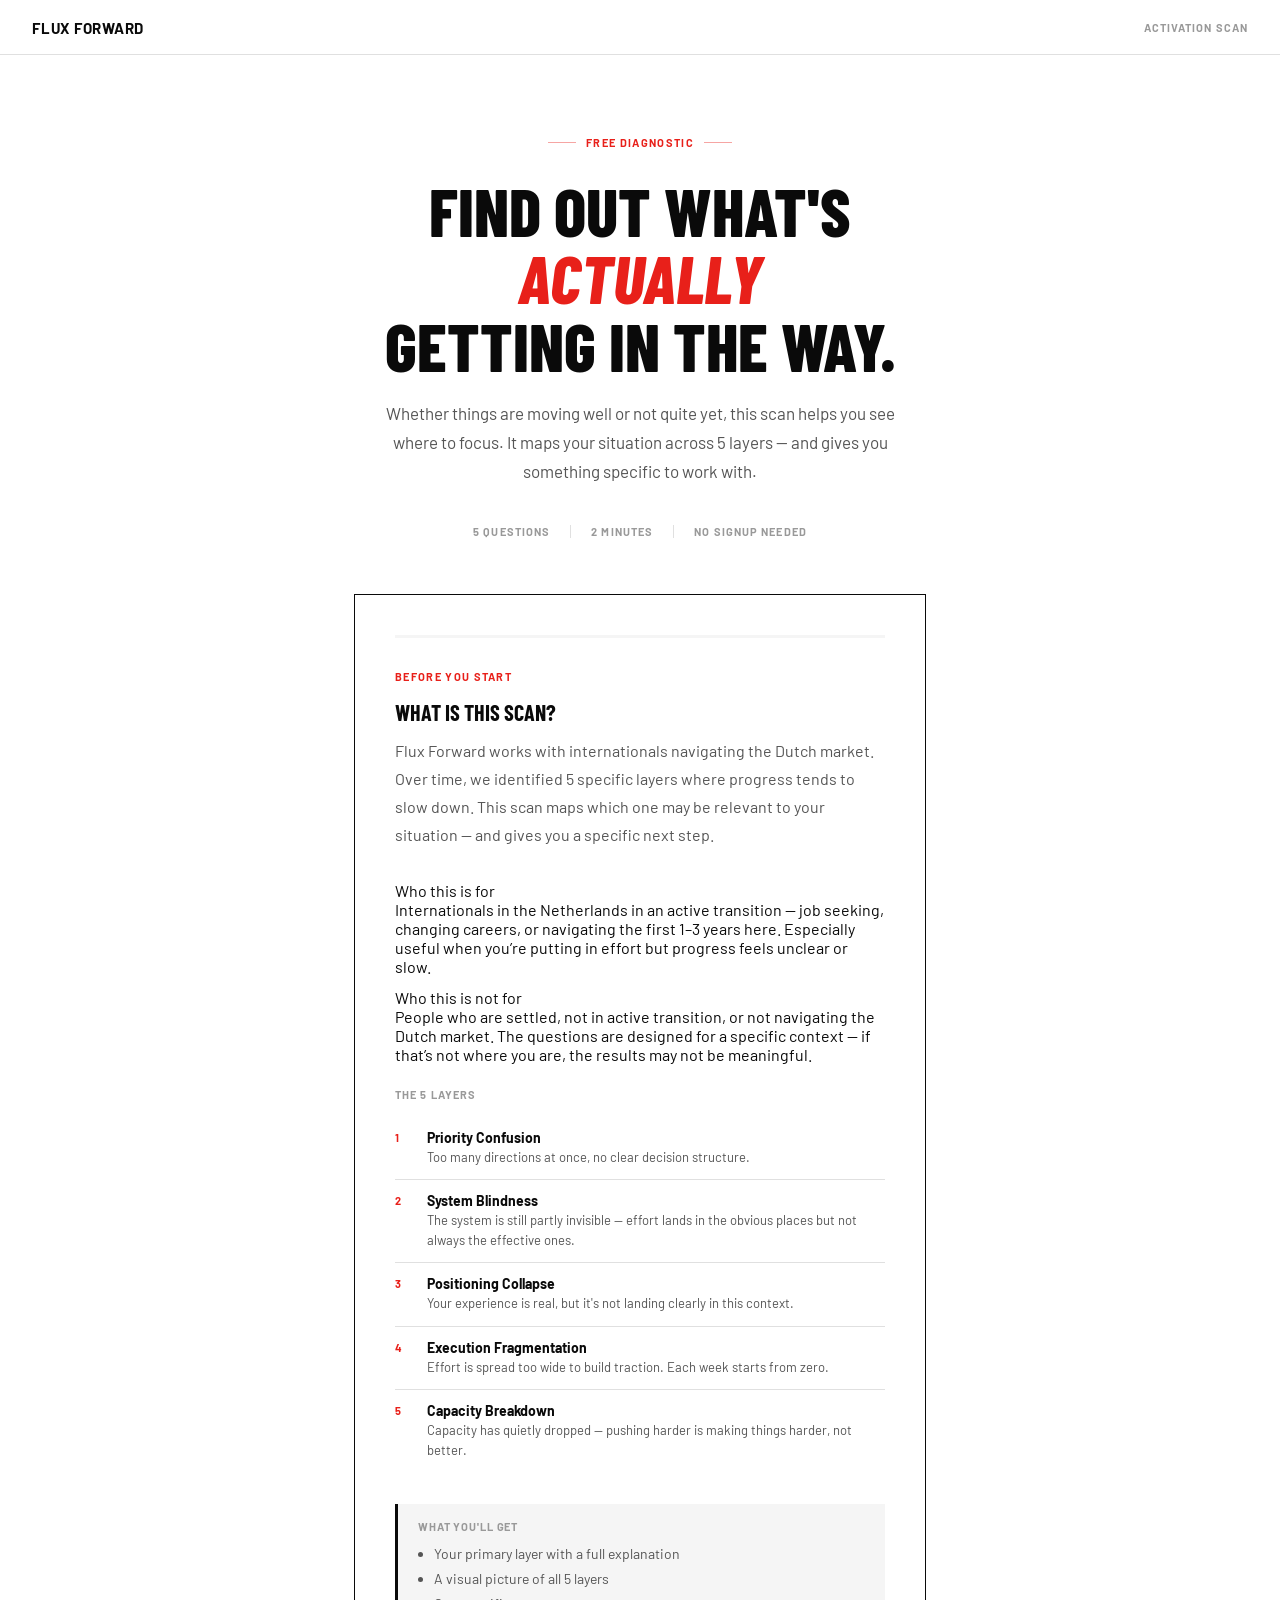
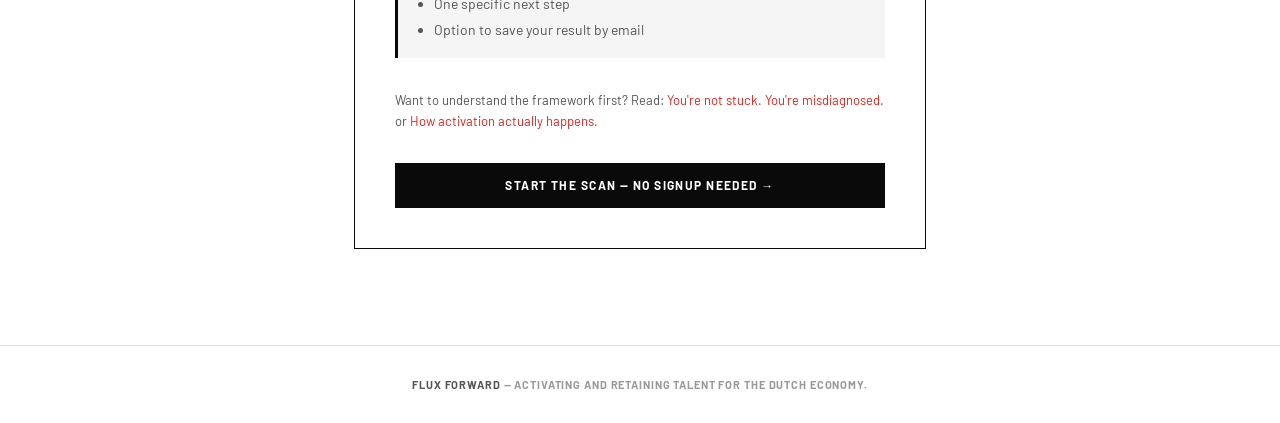
<file: activation-scan-v2-2.html>
<!DOCTYPE html>
<html lang="en">
<head>
  <meta charset="UTF-8" />
  <meta name="viewport" content="width=device-width, initial-scale=1.0" />
  <title>Activation Scan — Flux Forward</title>
  <meta name="description" content="A 2-minute diagnostic for internationals in the Netherlands. Find out which layer may be getting in the way of your progress." />
  <link rel="preconnect" href="https://fonts.googleapis.com" />
  <link rel="preconnect" href="https://fonts.gstatic.com" crossorigin />
  <link href="https://fonts.googleapis.com/css2?family=Barlow:ital,wght@0,400;0,600;0,700;1,700&family=Barlow+Condensed:wght@700;800&display=swap" rel="stylesheet" />
  <style>
    *, *::before, *::after { box-sizing: border-box; margin: 0; padding: 0; }
    :root {
      --red: #E8201A; --red-dark: #b8180f; --red-light: #fdf0ef;
      --text: #0a0a0a; --text-muted: #555; --text-hint: #999;
      --border: rgba(0,0,0,0.12); --border-strong: rgba(0,0,0,0.25);
      --bg: #fff; --bg-off: #f5f5f5;
      --green: #117a3f; --green-light: #eef8f2;
    }
    body { font-family: 'Barlow', sans-serif; background: var(--bg); color: var(--text); min-height: 100vh; display: flex; flex-direction: column; }
    nav { padding: 1.1rem 2rem; display: flex; align-items: center; justify-content: space-between; border-bottom: 1px solid var(--border); }
    .nav-logo { text-decoration: none; }
    .logo-text { font-weight: 700; font-size: 15px; letter-spacing: 0.05em; color: var(--text); text-transform: uppercase; }
    .nav-tag { font-size: 11px; font-weight: 700; color: var(--text-hint); letter-spacing: 0.1em; text-transform: uppercase; }
    .hero { padding: 4.5rem 2rem 3.5rem; text-align: center; max-width: 720px; margin: 0 auto; }
    .hero-badge { display: inline-flex; align-items: center; gap: 10px; font-size: 11px; font-weight: 700; letter-spacing: 0.12em; text-transform: uppercase; color: var(--red); margin-bottom: 1.75rem; }
    .hero-badge::before, .hero-badge::after { content: ''; display: block; width: 28px; height: 1px; background: var(--red); opacity: 0.4; }
    .hero h1 { font-family: 'Barlow Condensed', sans-serif; font-weight: 800; font-size: clamp(2.6rem, 6.5vw, 4.2rem); line-height: 1.0; text-transform: uppercase; color: var(--text); margin-bottom: 1.25rem; }
    .hero h1 em { font-style: italic; color: var(--red); }
    .hero p { font-size: 17px; color: var(--text-muted); line-height: 1.7; max-width: 540px; margin: 0 auto 2.5rem; }
    .hero-meta { display: flex; align-items: center; justify-content: center; font-size: 11px; font-weight: 700; letter-spacing: 0.1em; text-transform: uppercase; color: var(--text-hint); }
    .hero-meta-item { padding: 0 1.25rem; }
    .hero-meta-item:not(:last-child) { border-right: 1px solid var(--border); }
    .scan-container { max-width: 620px; margin: 0 auto 6rem; padding: 0 1.5rem; width: 100%; }
    .scan-card { background: var(--bg); border: 1.5px solid var(--text); padding: 2.5rem; }
    .progress-track { height: 3px; background: var(--bg-off); margin-bottom: 0.75rem; overflow: hidden; }
    .progress-fill { height: 100%; background: var(--red); transition: width 0.5s cubic-bezier(0.4,0,0.2,1); }
    .progress-text { font-size: 11px; font-weight: 700; letter-spacing: 0.08em; text-transform: uppercase; color: var(--text-hint); margin-bottom: 2rem; }
    .step { display: none; animation: fadeUp 0.25s ease both; }
    .step.active { display: block; }
    @keyframes fadeUp { from { opacity: 0; transform: translateY(8px); } to { opacity: 1; transform: translateY(0); } }
    .step-label { font-size: 11px; font-weight: 700; letter-spacing: 0.12em; text-transform: uppercase; color: var(--red); margin-bottom: 1rem; }
    .question-text { font-family: 'Barlow Condensed', sans-serif; font-weight: 700; font-size: 22px; line-height: 1.25; color: var(--text); margin-bottom: 0.6rem; text-transform: uppercase; }
    .question-context { font-size: 13px; color: var(--text-hint); font-style: italic; line-height: 1.6; margin-bottom: 1.5rem; border-left: 2px solid var(--border); padding-left: 0.75rem; }
    .choice-wrap { display: flex; flex-direction: column; gap: 8px; margin-bottom: 2rem; }
    .choice-option { display: flex; align-items: flex-start; gap: 14px; padding: 14px 16px; border: 1px solid var(--border); cursor: pointer; transition: border-color 0.12s, background 0.12s; background: var(--bg); user-select: none; }
    .choice-option:hover { border-color: var(--text); background: var(--bg-off); }
    .choice-option.selected { border-color: var(--red); background: var(--red-light); }
    .choice-dot { width: 18px; height: 18px; border-radius: 50%; border: 1.5px solid var(--border-strong); flex-shrink: 0; display: flex; align-items: center; justify-content: center; transition: all 0.12s; margin-top: 1px; }
    .choice-option.selected .choice-dot { background: var(--red); border-color: var(--red); }
    .choice-inner { width: 7px; height: 7px; border-radius: 50%; background: white; opacity: 0; transition: opacity 0.12s; }
    .choice-option.selected .choice-inner { opacity: 1; }
    .choice-text { font-size: 14px; color: var(--text); line-height: 1.5; }
    .preview-intro { font-size: 16px; color: var(--text-muted); line-height: 1.75; margin-bottom: 2rem; }
    .preview-what { margin-bottom: 2rem; }
    .preview-what-title { font-size: 11px; font-weight: 700; letter-spacing: 0.1em; text-transform: uppercase; color: var(--text-hint); margin-bottom: 1rem; }
    .layer-preview-item { display: flex; gap: 14px; padding: 12px 0; border-bottom: 1px solid var(--border); align-items: flex-start; }
    .layer-preview-item:last-child { border-bottom: none; }
    .layer-preview-num { font-size: 11px; font-weight: 700; color: var(--red); width: 18px; flex-shrink: 0; padding-top: 2px; }
    .layer-preview-name { font-size: 14px; font-weight: 700; color: var(--text); margin-bottom: 2px; }
    .layer-preview-desc { font-size: 13px; color: var(--text-muted); line-height: 1.5; }
    .preview-output { border-left: 3px solid var(--text); padding: 1rem 1rem 1rem 1.25rem; background: var(--bg-off); margin-bottom: 2rem; }
    .preview-output-title { font-size: 11px; font-weight: 700; letter-spacing: 0.08em; text-transform: uppercase; color: var(--text-hint); margin-bottom: 0.5rem; }
    .preview-output-list { font-size: 14px; color: var(--text-muted); line-height: 1.8; padding-left: 1rem; }
    .preview-read-more { font-size: 13px; color: var(--text-muted); line-height: 1.6; margin-bottom: 2rem; }
    .preview-read-more a { color: var(--red); text-decoration: none; }
    .preview-read-more a:hover { text-decoration: underline; }
    .field { margin-bottom: 1.1rem; }
    .field label { display: block; font-size: 11px; font-weight: 700; letter-spacing: 0.1em; text-transform: uppercase; color: var(--text-muted); margin-bottom: 6px; }
    .field input[type="text"], .field input[type="email"] { width: 100%; padding: 12px 14px; border: 1px solid var(--border-strong); font-size: 15px; font-family: 'Barlow', sans-serif; background: var(--bg); color: var(--text); outline: none; transition: border-color 0.12s; }
    .field input:focus { border-color: var(--text); }
    .gdpr-note { font-size: 12px; color: var(--text-hint); line-height: 1.6; margin-bottom: 1.5rem; }
    .gdpr-note a { color: var(--text-hint); text-decoration: underline; }
    .btn-primary, .btn-secondary { width: 100%; padding: 15px; border: none; font-size: 12px; font-weight: 700; font-family: 'Barlow', sans-serif; letter-spacing: 0.12em; text-transform: uppercase; cursor: pointer; transition: background 0.12s, transform 0.1s, color 0.12s; }
    .btn-primary { background: var(--text); color: white; }
    .btn-primary:disabled { background: #ccc; cursor: not-allowed; }
    .btn-primary:not(:disabled):hover { background: var(--red); }
    .btn-primary:not(:disabled):active, .btn-secondary:active, .btn-cta:active { transform: scale(0.99); }
    .btn-secondary { background: white; color: var(--text); border: 1px solid var(--border-strong); }
    .btn-secondary:hover { background: var(--bg-off); }
    .btn-row { display: grid; grid-template-columns: 1fr 1fr; gap: 0.75rem; }
    .email-capture { border: 1.5px solid var(--text); padding: 1.5rem; margin-bottom: 1.5rem; background: var(--bg-off); }
    .email-capture-title { font-family: 'Barlow Condensed', sans-serif; font-weight: 800; font-size: 20px; text-transform: uppercase; color: var(--text); margin-bottom: 0.4rem; }
    .email-capture-sub { font-size: 13px; color: var(--text-muted); line-height: 1.6; margin-bottom: 1.25rem; }
    .email-capture-success { font-size: 14px; color: var(--green); font-weight: 600; padding: 0.75rem 0; display: none; }
    .result-eyebrow { font-size: 11px; font-weight: 700; letter-spacing: 0.12em; text-transform: uppercase; color: var(--red); margin-bottom: 0.75rem; }
    .result-title { font-family: 'Barlow Condensed', sans-serif; font-weight: 800; font-size: 30px; line-height: 1.1; color: var(--text); text-transform: uppercase; margin-bottom: 1rem; }
    .result-desc { font-size: 15px; color: var(--text-muted); line-height: 1.75; margin-bottom: 1.5rem; }
    .insight-box { border-left: 3px solid var(--red); padding: 1.25rem 1.25rem 1.25rem 1.5rem; background: var(--red-light); margin-bottom: 1rem; }
    .insight-label { font-size: 11px; font-weight: 700; letter-spacing: 0.1em; text-transform: uppercase; color: var(--red-dark); margin-bottom: 7px; }
    .insight-text { font-size: 14px; color: #5a1410; line-height: 1.7; }
    .next-box { border-left: 3px solid var(--green); padding: 1.25rem 1.25rem 1.25rem 1.5rem; background: var(--green-light); margin-bottom: 1.5rem; }
    .next-label { font-size: 11px; font-weight: 700; letter-spacing: 0.1em; text-transform: uppercase; color: var(--green); margin-bottom: 7px; }
    .next-text { font-size: 14px; color: #0d5a2f; line-height: 1.7; }
    .all-layers { margin-bottom: 1.5rem; }
    .all-layers-title { font-size: 11px; font-weight: 700; letter-spacing: 0.1em; text-transform: uppercase; color: var(--text-hint); margin-bottom: 0.75rem; }
    .layer-row { display: flex; align-items: center; gap: 12px; padding: 8px 0; border-bottom: 1px solid var(--border); }
    .layer-row:last-child { border-bottom: none; }
    .layer-row-name { font-size: 13px; font-weight: 600; color: var(--text); flex: 1; }
    .layer-bar-wrap { width: 120px; height: 6px; background: var(--bg-off); border: 1px solid var(--border); }
    .layer-bar-fill { height: 100%; background: var(--red); transition: width 0.6s ease; }
    .layer-bar-fill.low { background: #ccc; }
    .layer-score-label { font-size: 11px; font-weight: 700; color: var(--text-hint); width: 60px; text-align: right; text-transform: uppercase; letter-spacing: 0.05em; }
    .secondary-section { margin-bottom: 1.5rem; }
    .secondary-title { font-size: 11px; font-weight: 700; letter-spacing: 0.1em; text-transform: uppercase; color: var(--text-hint); margin-bottom: 1rem; }
    .secondary-layer { border: 1px solid var(--border); padding: 1rem 1.25rem; margin-bottom: 0.5rem; }
    .secondary-layer-name { font-size: 12px; font-weight: 700; letter-spacing: 0.06em; text-transform: uppercase; color: var(--text-muted); margin-bottom: 4px; }
    .secondary-layer-text { font-size: 13px; color: var(--text-muted); line-height: 1.6; }
    .accuracy-box { border: 1px solid var(--border); padding: 1.25rem; margin-bottom: 1.5rem; background: var(--bg-off); }
    .accuracy-title { font-size: 13px; font-weight: 700; color: var(--text); margin-bottom: 0.5rem; }
    .accuracy-sub { font-size: 13px; color: var(--text-muted); line-height: 1.6; margin-bottom: 0.75rem; }
    .accuracy-link { font-size: 13px; color: var(--red); text-decoration: none; font-weight: 600; }
    .accuracy-link:hover { text-decoration: underline; }
    .divider { height: 1px; background: var(--border); margin: 2rem 0; }
    .btn-inline { display: block; width: 100%; padding: 14px 16px; background: white; color: var(--text); border: 1px solid var(--border-strong); font-size: 12px; font-weight: 700; font-family: 'Barlow', sans-serif; letter-spacing: 0.1em; text-transform: uppercase; text-align: center; text-decoration: none; cursor: pointer; transition: background 0.12s; margin-bottom: 2rem; }
    .btn-inline:hover { background: var(--bg-off); }
    .cta-title { font-family: 'Barlow Condensed', sans-serif; font-weight: 800; font-size: 26px; text-transform: uppercase; color: var(--text); margin-bottom: 0.5rem; }
    .cta-sub { font-size: 14px; color: var(--text-muted); line-height: 1.65; margin-bottom: 1.25rem; }
    .btn-cta { display: block; width: 100%; padding: 16px; background: var(--red); color: white; border: none; font-size: 12px; font-weight: 700; font-family: 'Barlow', sans-serif; letter-spacing: 0.12em; text-transform: uppercase; text-align: center; text-decoration: none; cursor: pointer; transition: background 0.12s, transform 0.1s; }
    .btn-cta:hover { background: var(--red-dark); }
    .minor-links { margin-top: 1rem; display: flex; flex-direction: column; gap: 0.5rem; }
    .minor-link { font-size: 13px; color: var(--text-muted); text-decoration: none; }
    .minor-link:hover { color: var(--red); }
    footer { margin-top: auto; padding: 2rem; text-align: center; font-size: 11px; font-weight: 700; letter-spacing: 0.08em; text-transform: uppercase; color: var(--text-hint); border-top: 1px solid var(--border); }
    footer a { color: var(--text-muted); text-decoration: none; }
    footer a:hover { color: var(--red); }
    @media (max-width: 600px) {
      .scan-card { padding: 1.75rem 1.25rem; }
      .hero { padding: 3rem 1.5rem 2rem; }
      .hero-meta { flex-wrap: wrap; }
      .hero-meta-item { border: none !important; padding: 0.25rem 0.75rem; }
      .btn-row { grid-template-columns: 1fr; }
      .layer-bar-wrap { width: 80px; }
    }
  </style>
</head>
<body>

<nav>
  <a href="https://fluxforward.world" class="nav-logo"><span class="logo-text">Flux Forward</span></a>
  <span class="nav-tag">Activation Scan</span>
</nav>

<div class="hero">
  <div class="hero-badge">Free diagnostic</div>
  <h1>Find out what's <em>actually</em><br>getting in the way.</h1>
  <p>Whether things are moving well or not quite yet, this scan helps you see where to focus. It maps your situation across 5 layers — and gives you something specific to work with.</p>
  <div class="hero-meta">
    <span class="hero-meta-item">5 questions</span>
    <span class="hero-meta-item">2 minutes</span>
    <span class="hero-meta-item">No signup needed</span>
  </div>
</div>

<div class="scan-container">
  <div class="scan-card">
    <div class="progress-track"><div class="progress-fill" id="progress" style="width:0%"></div></div>
    <div class="progress-text" id="progress-text"></div>

    <!-- STEP 0: PREVIEW -->
    <div class="step active" id="step-0">
      <div class="step-label">Before you start</div>
      <div class="question-text">What is this scan?</div>
      <p class="preview-intro">Flux Forward works with internationals navigating the Dutch market. Over time, we identified 5 specific layers where progress tends to slow down. This scan maps which one may be relevant to your situation — and gives you a specific next step.</p>
      <div class="helper-box" style="margin-bottom:1.5rem;">
        <div class="helper-title">Who this is for</div>
        <div class="helper-text" style="margin-bottom:0.5rem;">Internationals in the Netherlands in an active transition — job seeking, changing careers, or navigating the first 1–3 years here. Especially useful when you’re putting in effort but progress feels unclear or slow.</div>
        <div class="helper-title" style="margin-top:0.75rem;">Who this is not for</div>
        <div class="helper-text">People who are settled, not in active transition, or not navigating the Dutch market. The questions are designed for a specific context — if that’s not where you are, the results may not be meaningful.</div>
      </div>
      <div class="preview-what">
        <div class="preview-what-title">The 5 layers</div>
        <div class="layer-preview-item"><div class="layer-preview-num">1</div><div><div class="layer-preview-name">Priority Confusion</div><div class="layer-preview-desc">Too many directions at once, no clear decision structure.</div></div></div>
        <div class="layer-preview-item"><div class="layer-preview-num">2</div><div><div class="layer-preview-name">System Blindness</div><div class="layer-preview-desc">The system is still partly invisible — effort lands in the obvious places but not always the effective ones.</div></div></div>
        <div class="layer-preview-item"><div class="layer-preview-num">3</div><div><div class="layer-preview-name">Positioning Collapse</div><div class="layer-preview-desc">Your experience is real, but it's not landing clearly in this context.</div></div></div>
        <div class="layer-preview-item"><div class="layer-preview-num">4</div><div><div class="layer-preview-name">Execution Fragmentation</div><div class="layer-preview-desc">Effort is spread too wide to build traction. Each week starts from zero.</div></div></div>
        <div class="layer-preview-item"><div class="layer-preview-num">5</div><div><div class="layer-preview-name">Capacity Breakdown</div><div class="layer-preview-desc">Capacity has quietly dropped — pushing harder is making things harder, not better.</div></div></div>
      </div>
      <div class="preview-output">
        <div class="preview-output-title">What you'll get</div>
        <ul class="preview-output-list">
          <li>Your primary layer with a full explanation</li>
          <li>A visual picture of all 5 layers</li>
          <li>One specific next step</li>
          <li>Option to save your result by email</li>
        </ul>
      </div>
      <div class="preview-read-more">Want to understand the framework first? Read: <a href="https://blog.fluxforward.world/p/youre-not-stuck-youre-misdiagnosed" target="_blank">You're not stuck. You're misdiagnosed.</a> or <a href="https://blog.fluxforward.world/p/how-activation-actually-happens" target="_blank">How activation actually happens.</a></div>
      <button class="btn-primary" onclick="goNext(0)">Start the scan — no signup needed →</button>
    </div>

    <!-- STEP 1: Priority Confusion -->
    <div class="step" id="step-1">
      <div class="step-label">Question 1 of 5</div>
      <div class="question-text">In the past two weeks, how many different directions have you actively been pursuing at the same time?</div>
      <div class="question-context">Many people arrive in the Netherlands with a clear goal — then find the context shifts what's possible or desirable. This question looks at whether that's created a decision gap.</div>
      <div class="choice-wrap" id="choices-1"></div>
      <div class="btn-row">
        <button class="btn-secondary" onclick="goBack(1)">← Back</button>
        <button class="btn-primary" id="btn-1" onclick="goNext(1)" disabled>Next →</button>
      </div>
    </div>

    <!-- STEP 2: System Blindness -->
    <div class="step" id="step-2">
      <div class="step-label">Question 2 of 5</div>
      <div class="question-text">When you think about your last 5 opportunities or conversations — how did most of them come about?</div>
      <div class="question-context">The Dutch job market has a visible layer and an invisible one. Most people start with what they can see. This question checks whether the invisible part is still unclear.</div>
      <div class="choice-wrap" id="choices-2"></div>
      <div class="btn-row">
        <button class="btn-secondary" onclick="goBack(2)">← Back</button>
        <button class="btn-primary" id="btn-2" onclick="goNext(2)" disabled>Next →</button>
      </div>
    </div>

    <!-- STEP 3: Positioning Collapse -->
    <div class="step" id="step-3">
      <div class="step-label">Question 3 of 5</div>
      <div class="question-text">When someone asks what you do or what you're looking for here — what usually happens?</div>
      <div class="question-context">Moving countries often creates a translation gap — not in language, but in how your value is read. Strong experience doesn't automatically land the same way in a new context.</div>
      <div class="choice-wrap" id="choices-3"></div>
      <div class="btn-row">
        <button class="btn-secondary" onclick="goBack(3)">← Back</button>
        <button class="btn-primary" id="btn-3" onclick="goNext(3)" disabled>Next →</button>
      </div>
    </div>

    <!-- STEP 4: Execution Fragmentation -->
    <div class="step" id="step-4">
      <div class="step-label">Question 4 of 5</div>
      <div class="question-text">Looking at last week — which of these best describes how you spent your energy?</div>
      <div class="question-context">Activity and progress are not the same thing. This question looks at whether your effort is concentrated enough to create a loop — or spread too wide to compound.</div>
      <div class="choice-wrap" id="choices-4"></div>
      <div class="btn-row">
        <button class="btn-secondary" onclick="goBack(4)">← Back</button>
        <button class="btn-primary" id="btn-4" onclick="goNext(4)" disabled>Next →</button>
      </div>
    </div>

    <!-- STEP 5: Capacity Breakdown -->
    <div class="step" id="step-5">
      <div class="step-label">Question 5 of 5</div>
      <div class="question-text">When you think about the next step you know you should take — what gets in the way most often?</div>
      <div class="question-context">Long transitions quietly deplete capacity. This isn't a character issue — it's a system issue. When capacity drops, more pressure usually creates more friction, not more progress.</div>
      <div class="choice-wrap" id="choices-5"></div>
      <div class="btn-row">
        <button class="btn-secondary" onclick="goBack(5)">← Back</button>
        <button class="btn-primary" id="btn-5" onclick="goNext(5)" disabled>See my result →</button>
      </div>
    </div>

    <!-- RESULT -->
    <div class="step" id="step-result">
      <div class="result-eyebrow" id="r-eyebrow">Your primary layer</div>
      <div class="result-title" id="r-title"></div>
      <div class="result-desc" id="r-desc"></div>
      <div class="insight-box">
        <div class="insight-label">What this means</div>
        <div class="insight-text" id="r-insight"></div>
      </div>
      <div class="next-box">
        <div class="next-label">What to focus on next</div>
        <div class="next-text" id="r-next"></div>
      </div>
      <div class="divider"></div>
      <div class="all-layers" id="r-all-layers">
        <div class="all-layers-title">Your full picture</div>
        <div id="all-layers-list"></div>
      </div>
      <div class="secondary-section" id="r-secondary" style="display:none">
        <div class="secondary-title">Other layers worth noting</div>
        <div id="r-secondary-list"></div>
      </div>
      <div class="divider"></div>
      <div class="accuracy-box">
        <div class="accuracy-title">Does this feel accurate to you?</div>
        <div class="accuracy-sub">Results are based on 5 questions — they're a starting point, not a full picture. If something doesn't land, we'd like to know. You can reply directly or book a call to go deeper.</div>
        <a class="accuracy-link" href="mailto:hi@fluxforward.world?subject=Activation Scan feedback">Share your thoughts →</a>
      </div>
      <div class="email-capture" id="email-capture-block">
        <div class="email-capture-title">Save your result</div>
        <div class="email-capture-sub">Enter your email and we'll keep a copy so you can follow up later.</div>
        <div class="field"><label>First name</label><input type="text" id="fname" placeholder="Your name" oninput="checkEmail()" /></div>
        <div class="field"><label>Email address</label><input type="email" id="email" placeholder="you@example.com" oninput="checkEmail()" /></div>
        <div class="field" style="flex-direction:row;align-items:flex-start;gap:10px;display:flex;">
          <input type="checkbox" id="newsletter" style="margin-top:3px;width:16px;height:16px;flex-shrink:0;accent-color:var(--red);cursor:pointer;" />
          <label for="newsletter" style="font-size:13px;color:var(--text-muted);line-height:1.5;cursor:pointer;text-transform:none;letter-spacing:0;">Keep me updated with insights and resources for internationals in the Netherlands.</label>
        </div>
        <div class="gdpr-note">Your data is stored securely via Formspree and used only to send your result and, if you opt in, occasional updates from Flux Forward. We never share it with third parties. You can request deletion at any time by emailing <a href="mailto:hi@fluxforward.world">hi@fluxforward.world</a>.</div>
        <button class="btn-primary" id="btn-save" onclick="saveResult()" disabled style="margin-bottom:0.75rem;">Save my result →</button>
        <div class="email-capture-success" id="save-success">Saved. We'll be in touch if useful.</div>
        <button class="btn-secondary" onclick="skipSave()" style="font-size:11px;padding:10px;margin-top:0.5rem;">No thanks, skip this</button>
      </div>
      <div id="post-save-block" style="display:none;">
        <button class="btn-inline" onclick="copyResult()">Copy result summary</button>
      </div>
      <div class="cta-title">Want help making this practical?</div>
      <div class="cta-sub">Book a free 15-minute Activation Scan call. We'll go through your result together and give you one clear next step.</div>
      <a class="btn-cta" href="https://calendly.com/flux-forward/activation-scan-call" target="_blank">Book your free Activation Scan →</a>
      <div class="minor-links">
        <a class="minor-link" href="https://blog.fluxforward.world/p/youre-not-stuck-youre-misdiagnosed" target="_blank">Read: You're not stuck. You're misdiagnosed. →</a>
        <a class="minor-link" href="https://blog.fluxforward.world/p/how-activation-actually-happens" target="_blank">Read: How activation actually happens. →</a>
      </div>
    </div>

  </div>
</div>

<footer>
  <p><a href="https://fluxforward.world">Flux Forward</a> — Activating and retaining talent for the Dutch economy.</p>
</footer>

<script>
  // Each question: array of {text, layer_index, score}
  // layer_index: 0=Priority, 1=System, 2=Positioning, 3=Execution, 4=Capacity
  const questions = [
    {
      choices: [
        { text: "Just one, clearly defined", layer: 0, score: 1 },
        { text: "Two or three, with some overlap", layer: 0, score: 2 },
        { text: "Four or more, hard to keep track", layer: 0, score: 4 },
        { text: "I'm not sure — it changes week to week", layer: 0, score: 5 }
      ]
    },
    {
      choices: [
        { text: "Mostly through platforms I searched (LinkedIn, job boards)", layer: 1, score: 5 },
        { text: "A mix of platforms and people I already knew", layer: 1, score: 3 },
        { text: "Mostly through people who reached out or referred me", layer: 1, score: 1 },
        { text: "I haven't had many opportunities or conversations recently", layer: 1, score: 4 }
      ]
    },
    {
      choices: [
        { text: "I explain it clearly and they get it quickly", layer: 2, score: 1 },
        { text: "I explain it but often get vague or uncertain reactions", layer: 2, score: 3 },
        { text: "I struggle to find the right framing for this context", layer: 2, score: 5 },
        { text: "I tend to give different answers depending on who's asking", layer: 2, score: 4 }
      ]
    },
    {
      choices: [
        { text: "Focused on one clear track with consistent actions", layer: 3, score: 1 },
        { text: "Split across 2–3 things, some progress on each", layer: 3, score: 2 },
        { text: "Spread across many things, hard to point to clear progress", layer: 3, score: 5 },
        { text: "Mostly reactive — responding to things as they came up", layer: 3, score: 4 }
      ]
    },
    {
      choices: [
        { text: "Nothing much — I usually follow through", layer: 4, score: 1 },
        { text: "Uncertainty about whether it's the right step", layer: 0, score: 3 },
        { text: "Low energy or motivation to start", layer: 4, score: 5 },
        { text: "Too many competing priorities pulling me elsewhere", layer: 3, score: 4 }
      ]
    }
  ];

  const layers = [
    { name:"Priority Confusion", title:"You're spread across too many directions.", desc:"You have motivation and capacity, but no clear decision structure guiding your next move. When everything feels equally important, nothing moves forward. This is not about lacking ambition.", insight:"The issue is hierarchy, not effort. If everything matters at once, your energy keeps leaking across options instead of concentrating on one.", next:"Pick one path, one geography, and one timeframe first. Don't solve the whole future at once. Force one real trade-off so your effort can finally land somewhere.", shortDesc:"Energy spread across too many options without a clear decision structure." },
    { name:"System Blindness", title:"You can't fully navigate a system you can't yet see.", desc:"You're working hard on the visible parts of the market — job boards, LinkedIn, applications. But a lot of real movement happens in the less visible parts: referrals, informal networks, and understanding how things actually work here.", insight:"The problem is not that you're inactive. It's that the system is still partly invisible to you, so your effort is landing in the obvious places but not always in the effective ones.", next:"Don't just apply more. Spend time learning how opportunities actually move in your field here. One useful conversation or referral path can matter more than ten extra applications.", shortDesc:"The system is still partly invisible, so effort lands in the obvious places but not always the effective ones." },
    { name:"Positioning Collapse", title:"Your experience isn't landing the way you intend.", desc:"Your background is real, but after migration, the way it's understood by the market has shifted. You may be using language that's too broad, too generic, or hard to read in this context.", insight:"This is not a skills problem. It's a clarity problem. If people can't quickly understand what you bring, your real value stays invisible — even when you're in the room.", next:"Sharpen how you explain your direction, your experience, and your impact. Start with one thing: your headline, your About, or one experience section. Make it easier to understand in under a minute.", shortDesc:"Your value is real but not reading clearly in this context." },
    { name:"Execution Fragmentation", title:"You're active, but nothing is compounding.", desc:"You are doing things. You are trying. But your effort is spread across too many directions, and without a repeatable loop, momentum can't build. Each week feels like starting over.", insight:"The issue is not laziness. It's fragmentation. When your effort is scattered across multiple tracks, nothing accumulates and nothing compounds.", next:"Reduce the number of moving parts. Choose one focus, one loop, and one priority for the next two weeks. Progress builds when it is concentrated, not when it is spread wide.", shortDesc:"Effort is spread too wide to build traction — each week starts from zero." },
    { name:"Capacity Breakdown", title:"Your system is running low on fuel.", desc:"After months of pressure, uncertainty, and setbacks, your ability to keep pushing has quietly dropped. At this stage, trying harder often backfires — it leads to rushed decisions and deeper fatigue.", insight:"What looks like lack of discipline may actually be depleted capacity. If your system is overloaded, forcing more effort usually creates more friction, not more progress.", next:"Stabilize first. Protect sleep, reduce noise, and stop treating recovery as a reward. Getting your energy back is not a distraction from progress. It is the base for it.", shortDesc:"Capacity has quietly dropped — pushing harder is making things harder, not better." }
  ];

  // scores per layer
  const layerScores = [0, 0, 0, 0, 0];
  const selectedChoices = [null, null, null, null, null];
  let currentStep = 0;
  let resultData = null;
  let secondaryLayers = [];

  // Build choice UIs
  for (let q = 1; q <= 5; q++) {
    const wrap = document.getElementById('choices-' + q);
    questions[q-1].choices.forEach((choice, ci) => {
      const el = document.createElement('div');
      el.className = 'choice-option';
      el.innerHTML = '<div class="choice-dot"><div class="choice-inner"></div></div><div class="choice-text">' + choice.text + '</div>';
      el.addEventListener('click', () => {
        wrap.querySelectorAll('.choice-option').forEach(o => o.classList.remove('selected'));
        el.classList.add('selected');
        selectedChoices[q-1] = ci;
        document.getElementById('btn-' + q).disabled = false;
      });
      wrap.appendChild(el);
    });
  }

  function computeScores() {
    layerScores.fill(0);
    for (let q = 0; q < 5; q++) {
      const ci = selectedChoices[q];
      if (ci === null) continue;
      const choice = questions[q].choices[ci];
      layerScores[choice.layer] += choice.score;
    }
  }

  function updateProgress(step) {
    currentStep = step;
    const pct = step >= 6 ? 100 : Math.round((step / 6) * 100);
    document.getElementById('progress').style.width = pct + '%';
    const labels = ['', 'Question 1 of 5', 'Question 2 of 5', 'Question 3 of 5', 'Question 4 of 5', 'Question 5 of 5', 'Result ready'];
    document.getElementById('progress-text').textContent = labels[step] || '';
  }

  function checkEmail() {
    const name = document.getElementById('fname').value.trim();
    const email = document.getElementById('email').value.trim();
    document.getElementById('btn-save').disabled = !(name.length > 0 && /^[^\s@]+@[^\s@]+\.[^\s@]+$/.test(email));
  }

  function goNext(from) {
    document.getElementById('step-' + from).classList.remove('active');
    if (from === 5) { showResult(); return; }
    document.getElementById('step-' + (from + 1)).classList.add('active');
    updateProgress(from + 1);
    window.scrollTo(0, 0);
  }

  function goBack(from) {
    document.getElementById('step-' + from).classList.remove('active');
    document.getElementById('step-' + (from - 1)).classList.add('active');
    updateProgress(from - 1);
    window.scrollTo(0, 0);
  }

  function getScoreLabel(score) {
    if (score === 0) return 'Not present';
    if (score <= 2) return 'Low';
    if (score <= 4) return 'Moderate';
    if (score <= 6) return 'High';
    return 'Very high';
  }

  function isLowResult(maxScore) {
    return maxScore <= 2;
  }

  function showResult() {
    computeScores();
    const maxScore = Math.max(...layerScores);
    let primaryIdx = layerScores.indexOf(maxScore);
    resultData = { idx: primaryIdx, ...layers[primaryIdx] };

    if (isLowResult(maxScore)) {
      document.getElementById('r-eyebrow').textContent = 'Your result';
      document.getElementById('r-title').textContent = 'None of these layers appear strongly active right now.';
      document.getElementById('r-desc').textContent = "Based on your answers, the 5 layers we track don't seem to be significantly getting in the way at this point. This can mean a few different things.";
      document.getElementById('r-insight').textContent = "Either things are genuinely moving well for you — which is great. Or the questions didn't quite capture where the friction is in your specific situation. Both are valid.";
      document.getElementById('r-next').textContent = "If something does feel off but didn't show up here, we'd be curious to hear what it is. Sometimes the real layer only becomes visible in a conversation.";
      document.getElementById('r-all-layers').style.display = 'none';
      document.getElementById('r-secondary').style.display = 'none';
    } else {
      document.getElementById('r-title').textContent = resultData.title;
      document.getElementById('r-desc').textContent = resultData.desc;
      document.getElementById('r-insight').textContent = resultData.insight;
      document.getElementById('r-next').textContent = resultData.next;

      const allLayersList = document.getElementById('all-layers-list');
      allLayersList.innerHTML = '';
      const maxPossible = 10;
      layers.forEach((layer, i) => {
        const score = layerScores[i];
        const pct = Math.round((score / maxPossible) * 100);
        const isPrimary = i === primaryIdx;
        const row = document.createElement('div');
        row.className = 'layer-row';
        row.innerHTML = '<div class="layer-row-name" style="' + (isPrimary ? 'font-weight:700;color:var(--red);' : '') + '">' + layer.name + (isPrimary ? ' ↑' : '') + '</div><div class="layer-bar-wrap"><div class="layer-bar-fill ' + (score <= 2 ? 'low' : '') + '" style="width:' + Math.min(pct, 100) + '%"></div></div><div class="layer-score-label">' + getScoreLabel(score) + '</div>';
        allLayersList.appendChild(row);
      });

      const secondaries = layerScores.map((s, i) => ({ s, i })).filter(x => x.i !== primaryIdx && x.s >= 3);
      secondaryLayers = secondaries.map(x => layers[x.i]);
      const secondaryList = document.getElementById('r-secondary-list');
      secondaryList.innerHTML = '';
      if (secondaries.length > 0) {
        secondaries.sort((a, b) => b.s - a.s);
        secondaries.forEach(x => {
          const l = layers[x.i];
          const item = document.createElement('div');
          item.className = 'secondary-layer';
          item.innerHTML = '<div class="secondary-layer-name">' + l.name + '</div><div class="secondary-layer-text">' + l.shortDesc + '</div>';
          secondaryList.appendChild(item);
        });
        document.getElementById('r-secondary').style.display = 'block';
      }
    }

    document.getElementById('step-result').classList.add('active');
    updateProgress(6);
    window.scrollTo(0, 0);

    try {
      localStorage.setItem('ff_scan_v22_result', JSON.stringify({ primaryLayer: resultData ? resultData.name : 'low_score', layerScores, savedAt: new Date().toISOString() }));
    } catch(e) {}
  }

  async function saveResult() {
    const name = document.getElementById('fname').value.trim();
    const email = document.getElementById('email').value.trim();
    if (!name || !email) return;
    try {
      await fetch('https://formspree.io/f/xaqabvgd', {
        method: 'POST',
        headers: { 'Content-Type': 'application/json', 'Accept': 'application/json' },
        body: JSON.stringify({
          name, email,
          source: 'Activation Scan V2.2',
          newsletter: document.getElementById('newsletter').checked ? 'yes' : 'no',
          primary_layer: resultData ? resultData.name : 'low_score',
          primary_title: resultData ? resultData.title : '',
          primary_next: resultData ? resultData.next : '',
          secondary_layers: secondaryLayers.map(l => l.name).join(', '),
          score_priority_confusion: layerScores[0],
          score_system_blindness: layerScores[1],
          score_positioning: layerScores[2],
          score_execution: layerScores[3],
          score_capacity: layerScores[4]
        })
      });
    } catch(e) { console.log('Formspree error:', e); }
    document.getElementById('save-success').style.display = 'block';
    document.getElementById('btn-save').disabled = true;
    setTimeout(() => {
      document.getElementById('email-capture-block').style.display = 'none';
      document.getElementById('post-save-block').style.display = 'block';
    }, 1500);
  }

  function skipSave() {
    document.getElementById('email-capture-block').style.display = 'none';
    document.getElementById('post-save-block').style.display = 'block';
  }

  function buildSummary() {
    if (!resultData) return 'No strong layer identified.';
    let s = 'Primary layer: ' + resultData.name + '\n\n' + resultData.title + '\n\n' + resultData.desc + '\n\nWhat this means: ' + resultData.insight + '\n\nWhat to focus on next: ' + resultData.next;
    if (secondaryLayers.length > 0) s += '\n\nOther layers worth noting: ' + secondaryLayers.map(l => l.name).join(', ');
    return s;
  }

  async function copyResult() {
    try {
      await navigator.clipboard.writeText(buildSummary());
      alert('Result copied to clipboard.');
    } catch(e) { alert('Could not copy automatically.'); }
  }

  updateProgress(0);
</script>
</body>
</html>
</file>
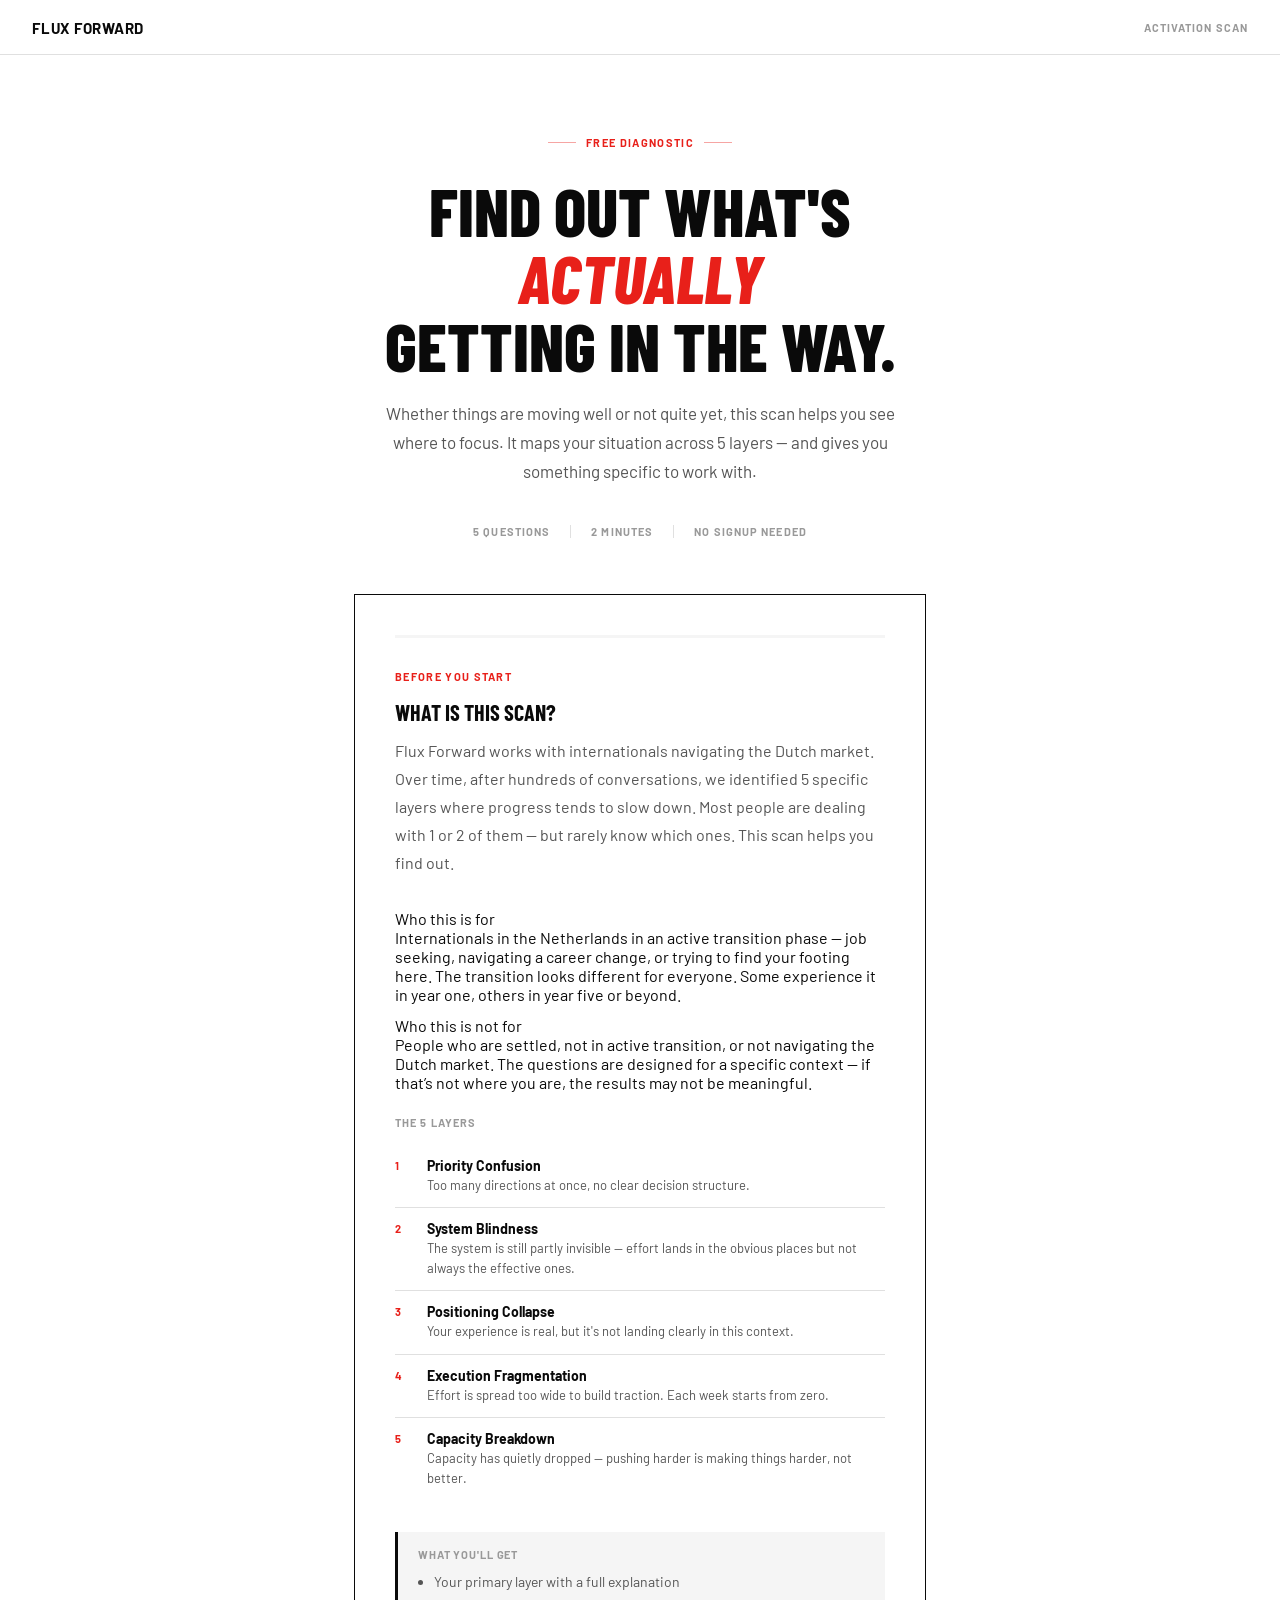
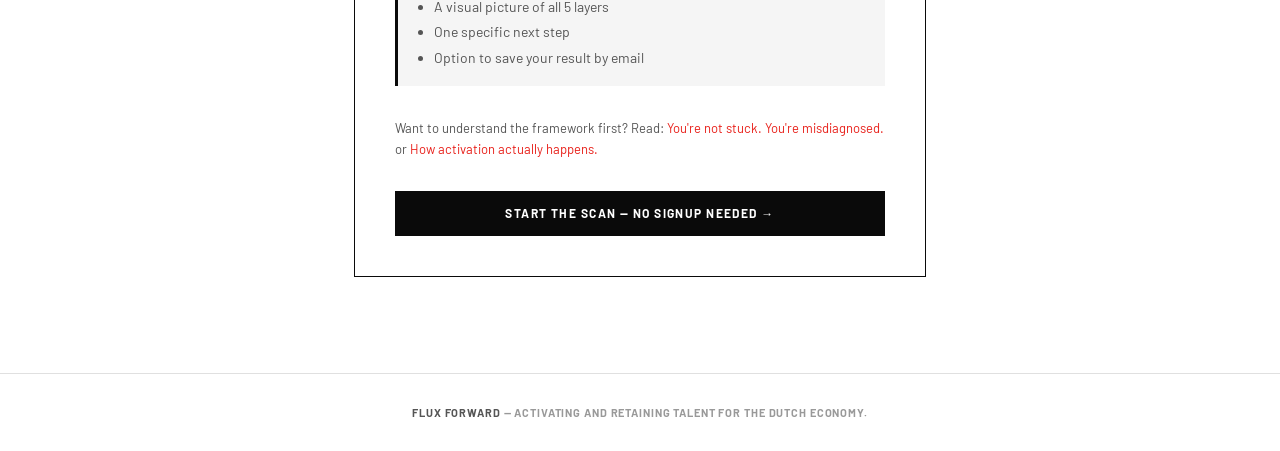
<file: activation-scan-v2-3.html>
<!DOCTYPE html>
<html lang="en">
<head>
  <meta charset="UTF-8" />
  <meta name="viewport" content="width=device-width, initial-scale=1.0" />
  <title>Activation Scan — Flux Forward</title>
  <meta name="description" content="A 2-minute diagnostic for internationals in the Netherlands. Find out which layer may be getting in the way of your progress." />
  <link rel="preconnect" href="https://fonts.googleapis.com" />
  <link rel="preconnect" href="https://fonts.gstatic.com" crossorigin />
  <link href="https://fonts.googleapis.com/css2?family=Barlow:ital,wght@0,400;0,600;0,700;1,700&family=Barlow+Condensed:wght@700;800&display=swap" rel="stylesheet" />
  <style>
    *, *::before, *::after { box-sizing: border-box; margin: 0; padding: 0; }
    :root {
      --red: #E8201A; --red-dark: #b8180f; --red-light: #fdf0ef;
      --text: #0a0a0a; --text-muted: #555; --text-hint: #999;
      --border: rgba(0,0,0,0.12); --border-strong: rgba(0,0,0,0.25);
      --bg: #fff; --bg-off: #f5f5f5;
      --green: #117a3f; --green-light: #eef8f2;
    }
    body { font-family: 'Barlow', sans-serif; background: var(--bg); color: var(--text); min-height: 100vh; display: flex; flex-direction: column; }
    nav { padding: 1.1rem 2rem; display: flex; align-items: center; justify-content: space-between; border-bottom: 1px solid var(--border); }
    .nav-logo { text-decoration: none; }
    .logo-text { font-weight: 700; font-size: 15px; letter-spacing: 0.05em; color: var(--text); text-transform: uppercase; }
    .nav-tag { font-size: 11px; font-weight: 700; color: var(--text-hint); letter-spacing: 0.1em; text-transform: uppercase; }
    .hero { padding: 4.5rem 2rem 3.5rem; text-align: center; max-width: 720px; margin: 0 auto; }
    .hero-badge { display: inline-flex; align-items: center; gap: 10px; font-size: 11px; font-weight: 700; letter-spacing: 0.12em; text-transform: uppercase; color: var(--red); margin-bottom: 1.75rem; }
    .hero-badge::before, .hero-badge::after { content: ''; display: block; width: 28px; height: 1px; background: var(--red); opacity: 0.4; }
    .hero h1 { font-family: 'Barlow Condensed', sans-serif; font-weight: 800; font-size: clamp(2.6rem, 6.5vw, 4.2rem); line-height: 1.0; text-transform: uppercase; color: var(--text); margin-bottom: 1.25rem; }
    .hero h1 em { font-style: italic; color: var(--red); }
    .hero p { font-size: 17px; color: var(--text-muted); line-height: 1.7; max-width: 540px; margin: 0 auto 2.5rem; }
    .hero-meta { display: flex; align-items: center; justify-content: center; font-size: 11px; font-weight: 700; letter-spacing: 0.1em; text-transform: uppercase; color: var(--text-hint); }
    .hero-meta-item { padding: 0 1.25rem; }
    .hero-meta-item:not(:last-child) { border-right: 1px solid var(--border); }
    .scan-container { max-width: 620px; margin: 0 auto 6rem; padding: 0 1.5rem; width: 100%; }
    .scan-card { background: var(--bg); border: 1.5px solid var(--text); padding: 2.5rem; }
    .progress-track { height: 3px; background: var(--bg-off); margin-bottom: 0.75rem; overflow: hidden; }
    .progress-fill { height: 100%; background: var(--red); transition: width 0.5s cubic-bezier(0.4,0,0.2,1); }
    .progress-text { font-size: 11px; font-weight: 700; letter-spacing: 0.08em; text-transform: uppercase; color: var(--text-hint); margin-bottom: 2rem; }
    .step { display: none; animation: fadeUp 0.25s ease both; }
    .step.active { display: block; }
    @keyframes fadeUp { from { opacity: 0; transform: translateY(8px); } to { opacity: 1; transform: translateY(0); } }
    .step-label { font-size: 11px; font-weight: 700; letter-spacing: 0.12em; text-transform: uppercase; color: var(--red); margin-bottom: 1rem; }
    .question-text { font-family: 'Barlow Condensed', sans-serif; font-weight: 700; font-size: 22px; line-height: 1.25; color: var(--text); margin-bottom: 0.6rem; text-transform: uppercase; }
    .question-context { font-size: 13px; color: var(--text-hint); font-style: italic; line-height: 1.6; margin-bottom: 1.5rem; border-left: 2px solid var(--border); padding-left: 0.75rem; }
    .choice-wrap { display: flex; flex-direction: column; gap: 8px; margin-bottom: 2rem; }
    .choice-option { display: flex; align-items: flex-start; gap: 14px; padding: 14px 16px; border: 1px solid var(--border); cursor: pointer; transition: border-color 0.12s, background 0.12s; background: var(--bg); user-select: none; }
    .choice-option:hover { border-color: var(--text); background: var(--bg-off); }
    .choice-option.selected { border-color: var(--red); background: var(--red-light); }
    .choice-dot { width: 18px; height: 18px; border-radius: 50%; border: 1.5px solid var(--border-strong); flex-shrink: 0; display: flex; align-items: center; justify-content: center; transition: all 0.12s; margin-top: 1px; }
    .choice-option.selected .choice-dot { background: var(--red); border-color: var(--red); }
    .choice-inner { width: 7px; height: 7px; border-radius: 50%; background: white; opacity: 0; transition: opacity 0.12s; }
    .choice-option.selected .choice-inner { opacity: 1; }
    .choice-text { font-size: 14px; color: var(--text); line-height: 1.5; }
    .preview-intro { font-size: 16px; color: var(--text-muted); line-height: 1.75; margin-bottom: 2rem; }
    .preview-what { margin-bottom: 2rem; }
    .preview-what-title { font-size: 11px; font-weight: 700; letter-spacing: 0.1em; text-transform: uppercase; color: var(--text-hint); margin-bottom: 1rem; }
    .layer-preview-item { display: flex; gap: 14px; padding: 12px 0; border-bottom: 1px solid var(--border); align-items: flex-start; }
    .layer-preview-item:last-child { border-bottom: none; }
    .layer-preview-num { font-size: 11px; font-weight: 700; color: var(--red); width: 18px; flex-shrink: 0; padding-top: 2px; }
    .layer-preview-name { font-size: 14px; font-weight: 700; color: var(--text); margin-bottom: 2px; }
    .layer-preview-desc { font-size: 13px; color: var(--text-muted); line-height: 1.5; }
    .preview-output { border-left: 3px solid var(--text); padding: 1rem 1rem 1rem 1.25rem; background: var(--bg-off); margin-bottom: 2rem; }
    .preview-output-title { font-size: 11px; font-weight: 700; letter-spacing: 0.08em; text-transform: uppercase; color: var(--text-hint); margin-bottom: 0.5rem; }
    .preview-output-list { font-size: 14px; color: var(--text-muted); line-height: 1.8; padding-left: 1rem; }
    .preview-read-more { font-size: 13px; color: var(--text-muted); line-height: 1.6; margin-bottom: 2rem; }
    .preview-read-more a { color: var(--red); text-decoration: none; }
    .preview-read-more a:hover { text-decoration: underline; }
    .field { margin-bottom: 1.1rem; }
    .field label { display: block; font-size: 11px; font-weight: 700; letter-spacing: 0.1em; text-transform: uppercase; color: var(--text-muted); margin-bottom: 6px; }
    .field input[type="text"], .field input[type="email"] { width: 100%; padding: 12px 14px; border: 1px solid var(--border-strong); font-size: 15px; font-family: 'Barlow', sans-serif; background: var(--bg); color: var(--text); outline: none; transition: border-color 0.12s; }
    .field input:focus { border-color: var(--text); }
    .gdpr-note { font-size: 12px; color: var(--text-hint); line-height: 1.6; margin-bottom: 1.5rem; }
    .gdpr-note a { color: var(--text-hint); text-decoration: underline; }
    .btn-primary, .btn-secondary { width: 100%; padding: 15px; border: none; font-size: 12px; font-weight: 700; font-family: 'Barlow', sans-serif; letter-spacing: 0.12em; text-transform: uppercase; cursor: pointer; transition: background 0.12s, transform 0.1s, color 0.12s; }
    .btn-primary { background: var(--text); color: white; }
    .btn-primary:disabled { background: #ccc; cursor: not-allowed; }
    .btn-primary:not(:disabled):hover { background: var(--red); }
    .btn-primary:not(:disabled):active, .btn-secondary:active, .btn-cta:active { transform: scale(0.99); }
    .btn-secondary { background: white; color: var(--text); border: 1px solid var(--border-strong); }
    .btn-secondary:hover { background: var(--bg-off); }
    .btn-row { display: grid; grid-template-columns: 1fr 1fr; gap: 0.75rem; }
    .email-capture { border: 1.5px solid var(--text); padding: 1.5rem; margin-bottom: 1.5rem; background: var(--bg-off); }
    .email-capture-title { font-family: 'Barlow Condensed', sans-serif; font-weight: 800; font-size: 20px; text-transform: uppercase; color: var(--text); margin-bottom: 0.4rem; }
    .email-capture-sub { font-size: 13px; color: var(--text-muted); line-height: 1.6; margin-bottom: 1.25rem; }
    .email-capture-success { font-size: 14px; color: var(--green); font-weight: 600; padding: 0.75rem 0; display: none; }
    .result-eyebrow { font-size: 11px; font-weight: 700; letter-spacing: 0.12em; text-transform: uppercase; color: var(--red); margin-bottom: 0.75rem; }
    .result-title { font-family: 'Barlow Condensed', sans-serif; font-weight: 800; font-size: 30px; line-height: 1.1; color: var(--text); text-transform: uppercase; margin-bottom: 1rem; }
    .result-desc { font-size: 15px; color: var(--text-muted); line-height: 1.75; margin-bottom: 1.5rem; }
    .insight-box { border-left: 3px solid var(--red); padding: 1.25rem 1.25rem 1.25rem 1.5rem; background: var(--red-light); margin-bottom: 1rem; }
    .insight-label { font-size: 11px; font-weight: 700; letter-spacing: 0.1em; text-transform: uppercase; color: var(--red-dark); margin-bottom: 7px; }
    .insight-text { font-size: 14px; color: #5a1410; line-height: 1.7; }
    .next-box { border-left: 3px solid var(--green); padding: 1.25rem 1.25rem 1.25rem 1.5rem; background: var(--green-light); margin-bottom: 1.5rem; }
    .next-label { font-size: 11px; font-weight: 700; letter-spacing: 0.1em; text-transform: uppercase; color: var(--green); margin-bottom: 7px; }
    .next-text { font-size: 14px; color: #0d5a2f; line-height: 1.7; }
    .all-layers { margin-bottom: 1.5rem; }
    .all-layers-title { font-size: 11px; font-weight: 700; letter-spacing: 0.1em; text-transform: uppercase; color: var(--text-hint); margin-bottom: 0.75rem; }
    .layer-row { display: flex; align-items: center; gap: 12px; padding: 8px 0; border-bottom: 1px solid var(--border); }
    .layer-row:last-child { border-bottom: none; }
    .layer-row-name { font-size: 13px; font-weight: 600; color: var(--text); flex: 1; }
    .layer-bar-wrap { width: 120px; height: 6px; background: var(--bg-off); border: 1px solid var(--border); }
    .layer-bar-fill { height: 100%; background: var(--red); transition: width 0.6s ease; }
    .layer-bar-fill.low { background: #ccc; }
    .layer-score-label { font-size: 11px; font-weight: 700; color: var(--text-hint); width: 60px; text-align: right; text-transform: uppercase; letter-spacing: 0.05em; }
    .secondary-section { margin-bottom: 1.5rem; }
    .secondary-title { font-size: 11px; font-weight: 700; letter-spacing: 0.1em; text-transform: uppercase; color: var(--text-hint); margin-bottom: 1rem; }
    .secondary-layer { border: 1px solid var(--border); padding: 1rem 1.25rem; margin-bottom: 0.5rem; }
    .secondary-layer-name { font-size: 12px; font-weight: 700; letter-spacing: 0.06em; text-transform: uppercase; color: var(--text-muted); margin-bottom: 4px; }
    .secondary-layer-text { font-size: 13px; color: var(--text-muted); line-height: 1.6; }
    .accuracy-box { border: 1px solid var(--border); padding: 1.25rem; margin-bottom: 1.5rem; background: var(--bg-off); }
    .accuracy-title { font-size: 13px; font-weight: 700; color: var(--text); margin-bottom: 0.5rem; }
    .accuracy-sub { font-size: 13px; color: var(--text-muted); line-height: 1.6; margin-bottom: 0.75rem; }
    .accuracy-link { font-size: 13px; color: var(--red); text-decoration: none; font-weight: 600; }
    .accuracy-link:hover { text-decoration: underline; }
    .divider { height: 1px; background: var(--border); margin: 2rem 0; }
    .btn-inline { display: block; width: 100%; padding: 14px 16px; background: white; color: var(--text); border: 1px solid var(--border-strong); font-size: 12px; font-weight: 700; font-family: 'Barlow', sans-serif; letter-spacing: 0.1em; text-transform: uppercase; text-align: center; text-decoration: none; cursor: pointer; transition: background 0.12s; margin-bottom: 2rem; }
    .btn-inline:hover { background: var(--bg-off); }
    .cta-title { font-family: 'Barlow Condensed', sans-serif; font-weight: 800; font-size: 26px; text-transform: uppercase; color: var(--text); margin-bottom: 0.5rem; }
    .cta-sub { font-size: 14px; color: var(--text-muted); line-height: 1.65; margin-bottom: 1.25rem; }
    .btn-cta { display: block; width: 100%; padding: 16px; background: var(--red); color: white; border: none; font-size: 12px; font-weight: 700; font-family: 'Barlow', sans-serif; letter-spacing: 0.12em; text-transform: uppercase; text-align: center; text-decoration: none; cursor: pointer; transition: background 0.12s, transform 0.1s; }
    .btn-cta:hover { background: var(--red-dark); }
    .minor-links { margin-top: 1rem; display: flex; flex-direction: column; gap: 0.5rem; }
    .minor-link { font-size: 13px; color: var(--text-muted); text-decoration: none; }
    .minor-link:hover { color: var(--red); }
    footer { margin-top: auto; padding: 2rem; text-align: center; font-size: 11px; font-weight: 700; letter-spacing: 0.08em; text-transform: uppercase; color: var(--text-hint); border-top: 1px solid var(--border); }
    footer a { color: var(--text-muted); text-decoration: none; }
    footer a:hover { color: var(--red); }
    @media (max-width: 600px) {
      .scan-card { padding: 1.75rem 1.25rem; }
      .hero { padding: 3rem 1.5rem 2rem; }
      .hero-meta { flex-wrap: wrap; }
      .hero-meta-item { border: none !important; padding: 0.25rem 0.75rem; }
      .btn-row { grid-template-columns: 1fr; }
      .layer-bar-wrap { width: 80px; }
    }
  </style>
</head>
<body>

<nav>
  <a href="https://fluxforward.world" class="nav-logo"><span class="logo-text">Flux Forward</span></a>
  <span class="nav-tag">Activation Scan</span>
</nav>

<div class="hero">
  <div class="hero-badge">Free diagnostic</div>
  <h1>Find out what's <em>actually</em><br>getting in the way.</h1>
  <p>Whether things are moving well or not quite yet, this scan helps you see where to focus. It maps your situation across 5 layers — and gives you something specific to work with.</p>
  <div class="hero-meta">
    <span class="hero-meta-item">5 questions</span>
    <span class="hero-meta-item">2 minutes</span>
    <span class="hero-meta-item">No signup needed</span>
  </div>
</div>

<div class="scan-container">
  <div class="scan-card">
    <div class="progress-track"><div class="progress-fill" id="progress" style="width:0%"></div></div>
    <div class="progress-text" id="progress-text"></div>

    <!-- STEP 0: PREVIEW -->
    <div class="step active" id="step-0">
      <div class="step-label">Before you start</div>
      <div class="question-text">What is this scan?</div>
      <p class="preview-intro">Flux Forward works with internationals navigating the Dutch market. Over time, after hundreds of conversations, we identified 5 specific layers where progress tends to slow down. Most people are dealing with 1 or 2 of them — but rarely know which ones. This scan helps you find out.</p>
      <div class="helper-box" style="margin-bottom:1.5rem;">
        <div class="helper-title">Who this is for</div>
        <div class="helper-text" style="margin-bottom:0.5rem;">Internationals in the Netherlands in an active transition phase — job seeking, navigating a career change, or trying to find your footing here. The transition looks different for everyone. Some experience it in year one, others in year five or beyond.</div>
        <div class="helper-title" style="margin-top:0.75rem;">Who this is not for</div>
        <div class="helper-text">People who are settled, not in active transition, or not navigating the Dutch market. The questions are designed for a specific context — if that’s not where you are, the results may not be meaningful.</div>
      </div>
      <div class="preview-what">
        <div class="preview-what-title">The 5 layers</div>
        <div class="layer-preview-item"><div class="layer-preview-num">1</div><div><div class="layer-preview-name">Priority Confusion</div><div class="layer-preview-desc">Too many directions at once, no clear decision structure.</div></div></div>
        <div class="layer-preview-item"><div class="layer-preview-num">2</div><div><div class="layer-preview-name">System Blindness</div><div class="layer-preview-desc">The system is still partly invisible — effort lands in the obvious places but not always the effective ones.</div></div></div>
        <div class="layer-preview-item"><div class="layer-preview-num">3</div><div><div class="layer-preview-name">Positioning Collapse</div><div class="layer-preview-desc">Your experience is real, but it's not landing clearly in this context.</div></div></div>
        <div class="layer-preview-item"><div class="layer-preview-num">4</div><div><div class="layer-preview-name">Execution Fragmentation</div><div class="layer-preview-desc">Effort is spread too wide to build traction. Each week starts from zero.</div></div></div>
        <div class="layer-preview-item"><div class="layer-preview-num">5</div><div><div class="layer-preview-name">Capacity Breakdown</div><div class="layer-preview-desc">Capacity has quietly dropped — pushing harder is making things harder, not better.</div></div></div>
      </div>
      <div class="preview-output">
        <div class="preview-output-title">What you'll get</div>
        <ul class="preview-output-list">
          <li>Your primary layer with a full explanation</li>
          <li>A visual picture of all 5 layers</li>
          <li>One specific next step</li>
          <li>Option to save your result by email</li>
        </ul>
      </div>
      <div class="preview-read-more">Want to understand the framework first? Read: <a href="https://blog.fluxforward.world/p/youre-not-stuck-youre-misdiagnosed" target="_blank">You're not stuck. You're misdiagnosed.</a> or <a href="https://blog.fluxforward.world/p/how-activation-actually-happens" target="_blank">How activation actually happens.</a></div>
      <button class="btn-primary" onclick="goNext(0)">Start the scan — no signup needed →</button>
    </div>

    <!-- STEP 1: Priority Confusion -->
    <div class="step" id="step-1">
      <div class="step-label">Question 1 of 5</div>
      <div class="question-text">In the past two weeks, how many different directions have you actively been pursuing at the same time?</div>
      <div class="question-context">Many people arrive in the Netherlands with a clear goal — then find the context shifts what's possible or desirable. This question looks at whether that's created a decision gap.</div>
      <div class="choice-wrap" id="choices-1"></div>
      <div class="btn-row">
        <button class="btn-secondary" onclick="goBack(1)">← Back</button>
        <button class="btn-primary" id="btn-1" onclick="goNext(1)" disabled>Next →</button>
      </div>
    </div>

    <!-- STEP 2: System Blindness -->
    <div class="step" id="step-2">
      <div class="step-label">Question 2 of 5</div>
      <div class="question-text">When you think about your last 5 opportunities or conversations — how did most of them come about?</div>
      <div class="question-context">The Dutch job market has a visible layer and an invisible one. Most people start with what they can see. This question checks whether the invisible part is still unclear.</div>
      <div class="choice-wrap" id="choices-2"></div>
      <div class="btn-row">
        <button class="btn-secondary" onclick="goBack(2)">← Back</button>
        <button class="btn-primary" id="btn-2" onclick="goNext(2)" disabled>Next →</button>
      </div>
    </div>

    <!-- STEP 3: Positioning Collapse -->
    <div class="step" id="step-3">
      <div class="step-label">Question 3 of 5</div>
      <div class="question-text">When someone asks what you do or what you're looking for here — what usually happens?</div>
      <div class="question-context">Moving countries often creates a translation gap — not in language, but in how your value is read. Strong experience doesn't automatically land the same way in a new context.</div>
      <div class="choice-wrap" id="choices-3"></div>
      <div class="btn-row">
        <button class="btn-secondary" onclick="goBack(3)">← Back</button>
        <button class="btn-primary" id="btn-3" onclick="goNext(3)" disabled>Next →</button>
      </div>
    </div>

    <!-- STEP 4: Execution Fragmentation -->
    <div class="step" id="step-4">
      <div class="step-label">Question 4 of 5</div>
      <div class="question-text">Looking at last week — which of these best describes how you spent your energy?</div>
      <div class="question-context">Activity and progress are not the same thing. This question looks at whether your effort is concentrated enough to create a loop — or spread too wide to compound.</div>
      <div class="choice-wrap" id="choices-4"></div>
      <div class="btn-row">
        <button class="btn-secondary" onclick="goBack(4)">← Back</button>
        <button class="btn-primary" id="btn-4" onclick="goNext(4)" disabled>Next →</button>
      </div>
    </div>

    <!-- STEP 5: Capacity Breakdown -->
    <div class="step" id="step-5">
      <div class="step-label">Question 5 of 5</div>
      <div class="question-text">When you think about the next step you know you should take — what gets in the way most often?</div>
      <div class="question-context">Long transitions quietly deplete capacity. This isn't a character issue — it's a system issue. When capacity drops, more pressure usually creates more friction, not more progress.</div>
      <div class="choice-wrap" id="choices-5"></div>
      <div class="btn-row">
        <button class="btn-secondary" onclick="goBack(5)">← Back</button>
        <button class="btn-primary" id="btn-5" onclick="goNext(5)" disabled>See my result →</button>
      </div>
    </div>

    <!-- RESULT -->
    <div class="step" id="step-result">
      <div class="result-eyebrow" id="r-eyebrow">Your primary layer</div>
      <div class="result-title" id="r-title"></div>
      <div class="result-desc" id="r-desc"></div>
      <div class="insight-box">
        <div class="insight-label">What this means</div>
        <div class="insight-text" id="r-insight"></div>
      </div>
      <div class="next-box">
        <div class="next-label">What to focus on next</div>
        <div class="next-text" id="r-next"></div>
      </div>
      <div class="divider"></div>
      <div class="all-layers" id="r-all-layers">
        <div class="all-layers-title">Your full picture</div>
        <div id="all-layers-list"></div>
      </div>
      <div class="secondary-section" id="r-secondary" style="display:none">
        <div class="secondary-title">Other layers worth noting</div>
        <div id="r-secondary-list"></div>
      </div>
      <div class="divider"></div>
      <div class="accuracy-box">
        <div class="accuracy-title">Does this feel accurate to you?</div>
        <div class="accuracy-sub">Results are based on 5 questions — they're a starting point, not a full picture. If something doesn't land, we'd like to know. You can reply directly or book a call to go deeper.</div>
        <a class="accuracy-link" href="mailto:hi@fluxforward.world?subject=Activation Scan feedback">Share your thoughts →</a>
      </div>
      <div class="email-capture" id="email-capture-block">
        <div class="email-capture-title">Save your result</div>
        <div class="email-capture-sub">Enter your email and we'll keep a copy so you can follow up later.</div>
        <div class="field"><label>First name</label><input type="text" id="fname" placeholder="Your name" oninput="checkEmail()" /></div>
        <div class="field"><label>Email address</label><input type="email" id="email" placeholder="you@example.com" oninput="checkEmail()" /></div>
        <div class="field" style="flex-direction:row;align-items:flex-start;gap:10px;display:flex;">
          <input type="checkbox" id="newsletter" style="margin-top:3px;width:16px;height:16px;flex-shrink:0;accent-color:var(--red);cursor:pointer;" />
          <label for="newsletter" style="font-size:13px;color:var(--text-muted);line-height:1.5;cursor:pointer;text-transform:none;letter-spacing:0;">Keep me updated with insights and resources for internationals in the Netherlands.</label>
        </div>
        <div class="gdpr-note">Your data is stored securely via Formspree and used only to send your result and, if you opt in, occasional updates from Flux Forward. We never share it with third parties. You can request deletion at any time by emailing <a href="mailto:hi@fluxforward.world">hi@fluxforward.world</a>.</div>
        <button class="btn-primary" id="btn-save" onclick="saveResult()" disabled style="margin-bottom:0.75rem;">Save my result →</button>
        <div class="email-capture-success" id="save-success">Saved. We'll be in touch if useful.</div>
        <button class="btn-secondary" onclick="skipSave()" style="font-size:11px;padding:10px;margin-top:0.5rem;">No thanks, skip this</button>
      </div>
      <div id="post-save-block" style="display:none;">
        <button class="btn-inline" onclick="copyResult()">Copy result summary</button>
      </div>
      <div class="cta-title" id="cta-title">Want help making this practical?</div>
      <div class="cta-sub" id="cta-sub">Book a free 15-minute Activation Scan call. We’ll go through your result together and give you one clear next step.</div>
      <a class="btn-cta" id="cta-btn" href="https://calendly.com/flux-forward/activation-scan-call" target="_blank">Book your free Activation Scan →</a>
      <div class="minor-links">
        <a class="minor-link" href="https://blog.fluxforward.world/p/youre-not-stuck-youre-misdiagnosed" target="_blank">Read: You're not stuck. You're misdiagnosed. →</a>
        <a class="minor-link" href="https://blog.fluxforward.world/p/how-activation-actually-happens" target="_blank">Read: How activation actually happens. →</a>
      </div>
    </div>

  </div>
</div>

<footer>
  <p><a href="https://fluxforward.world">Flux Forward</a> — Activating and retaining talent for the Dutch economy.</p>
</footer>

<script>
  // Each question: array of {text, layer_index, score}
  // layer_index: 0=Priority, 1=System, 2=Positioning, 3=Execution, 4=Capacity
  const questions = [
    {
      choices: [
        { text: "Just one, clearly defined", layer: 0, score: 1 },
        { text: "Two or three, with some overlap", layer: 0, score: 2 },
        { text: "Four or more, hard to keep track", layer: 0, score: 4 },
        { text: "I'm not sure — it changes week to week", layer: 0, score: 5 }
      ]
    },
    {
      choices: [
        { text: "Mostly through platforms I searched (LinkedIn, job boards)", layer: 1, score: 5 },
        { text: "A mix of platforms and people I already knew", layer: 1, score: 3 },
        { text: "Mostly through people who reached out or referred me", layer: 1, score: 1 },
        { text: "I haven't had many opportunities or conversations recently", layer: 1, score: 4 }
      ]
    },
    {
      choices: [
        { text: "I explain it clearly and they get it quickly", layer: 2, score: 1 },
        { text: "I explain it but often get vague or uncertain reactions", layer: 2, score: 3 },
        { text: "I struggle to find the right framing for this context", layer: 2, score: 5 },
        { text: "I tend to give different answers depending on who's asking", layer: 2, score: 4 }
      ]
    },
    {
      choices: [
        { text: "Focused on one clear track with consistent actions", layer: 3, score: 1 },
        { text: "Split across 2–3 things, some progress on each", layer: 3, score: 2 },
        { text: "Spread across many things, hard to point to clear progress", layer: 3, score: 5 },
        { text: "Mostly reactive — responding to things as they came up", layer: 3, score: 4 }
      ]
    },
    {
      choices: [
        { text: "Nothing much — I usually follow through", layer: 4, score: 1 },
        { text: "Uncertainty about whether it's the right step", layer: 0, score: 3 },
        { text: "Low energy or motivation to start", layer: 4, score: 5 },
        { text: "Too many competing priorities pulling me elsewhere", layer: 3, score: 4 }
      ]
    }
  ];

  const layers = [
    { name:"Priority Confusion", title:"You're spread across too many directions.", desc:"You have motivation and capacity, but no clear decision structure guiding your next move. When everything feels equally important, nothing moves forward. This is not about lacking ambition.", insight:"The issue is hierarchy, not effort. If everything matters at once, your energy keeps leaking across options instead of concentrating on one.", next:"Pick one path, one geography, and one timeframe first. Don't solve the whole future at once. Force one real trade-off so your effort can finally land somewhere.", shortDesc:"Energy spread across too many options without a clear decision structure." },
    { name:"System Blindness", title:"You can't fully navigate a system you can't yet see.", desc:"You're working hard on the visible parts of the market — job boards, LinkedIn, applications. But a lot of real movement happens in the less visible parts: referrals, informal networks, and understanding how things actually work here.", insight:"The problem is not that you're inactive. It's that the system is still partly invisible to you, so your effort is landing in the obvious places but not always in the effective ones.", next:"Don't just apply more. Spend time learning how opportunities actually move in your field here. One useful conversation or referral path can matter more than ten extra applications.", shortDesc:"The system is still partly invisible, so effort lands in the obvious places but not always the effective ones." },
    { name:"Positioning Collapse", title:"Your experience isn't landing the way you intend.", desc:"Your background is real, but after migration, the way it's understood by the market has shifted. You may be using language that's too broad, too generic, or hard to read in this context.", insight:"This is not a skills problem. It's a clarity problem. If people can't quickly understand what you bring, your real value stays invisible — even when you're in the room.", next:"Sharpen how you explain your direction, your experience, and your impact. Start with one thing: your headline, your About, or one experience section. Make it easier to understand in under a minute.", shortDesc:"Your value is real but not reading clearly in this context." },
    { name:"Execution Fragmentation", title:"You're active, but nothing is compounding.", desc:"You are doing things. You are trying. But your effort is spread across too many directions, and without a repeatable loop, momentum can't build. Each week feels like starting over.", insight:"The issue is not laziness. It's fragmentation. When your effort is scattered across multiple tracks, nothing accumulates and nothing compounds.", next:"Reduce the number of moving parts. Choose one focus, one loop, and one priority for the next two weeks. Progress builds when it is concentrated, not when it is spread wide.", shortDesc:"Effort is spread too wide to build traction — each week starts from zero." },
    { name:"Capacity Breakdown", title:"Your system is running low on fuel.", desc:"After months of pressure, uncertainty, and setbacks, your ability to keep pushing has quietly dropped. At this stage, trying harder often backfires — it leads to rushed decisions and deeper fatigue.", insight:"What looks like lack of discipline may actually be depleted capacity. If your system is overloaded, forcing more effort usually creates more friction, not more progress.", next:"Stabilize first. Protect sleep, reduce noise, and stop treating recovery as a reward. Getting your energy back is not a distraction from progress. It is the base for it.", shortDesc:"Capacity has quietly dropped — pushing harder is making things harder, not better." }
  ];

  // scores per layer
  const layerScores = [0, 0, 0, 0, 0];
  const selectedChoices = [null, null, null, null, null];
  let currentStep = 0;
  let resultData = null;
  let secondaryLayers = [];

  // Build choice UIs
  for (let q = 1; q <= 5; q++) {
    const wrap = document.getElementById('choices-' + q);
    questions[q-1].choices.forEach((choice, ci) => {
      const el = document.createElement('div');
      el.className = 'choice-option';
      el.innerHTML = '<div class="choice-dot"><div class="choice-inner"></div></div><div class="choice-text">' + choice.text + '</div>';
      el.addEventListener('click', () => {
        wrap.querySelectorAll('.choice-option').forEach(o => o.classList.remove('selected'));
        el.classList.add('selected');
        selectedChoices[q-1] = ci;
        document.getElementById('btn-' + q).disabled = false;
      });
      wrap.appendChild(el);
    });
  }

  function computeScores() {
    layerScores.fill(0);
    for (let q = 0; q < 5; q++) {
      const ci = selectedChoices[q];
      if (ci === null) continue;
      const choice = questions[q].choices[ci];
      layerScores[choice.layer] += choice.score;
    }
  }

  function updateProgress(step) {
    currentStep = step;
    const pct = step >= 6 ? 100 : Math.round((step / 6) * 100);
    document.getElementById('progress').style.width = pct + '%';
    const labels = ['', 'Question 1 of 5', 'Question 2 of 5', 'Question 3 of 5', 'Question 4 of 5', 'Question 5 of 5', 'Result ready'];
    document.getElementById('progress-text').textContent = labels[step] || '';
  }

  function checkEmail() {
    const name = document.getElementById('fname').value.trim();
    const email = document.getElementById('email').value.trim();
    document.getElementById('btn-save').disabled = !(name.length > 0 && /^[^\s@]+@[^\s@]+\.[^\s@]+$/.test(email));
  }

  function goNext(from) {
    document.getElementById('step-' + from).classList.remove('active');
    if (from === 5) { showResult(); return; }
    document.getElementById('step-' + (from + 1)).classList.add('active');
    updateProgress(from + 1);
    window.scrollTo(0, 0);
  }

  function goBack(from) {
    document.getElementById('step-' + from).classList.remove('active');
    document.getElementById('step-' + (from - 1)).classList.add('active');
    updateProgress(from - 1);
    window.scrollTo(0, 0);
  }

  function getScoreLabel(score) {
    if (score === 0) return 'Not present';
    if (score <= 2) return 'Low';
    if (score <= 4) return 'Moderate';
    if (score <= 6) return 'High';
    return 'Very high';
  }

  function isLowResult(maxScore) {
    return maxScore <= 2;
  }

  function showResult() {
    computeScores();
    const maxScore = Math.max(...layerScores);
    let primaryIdx = layerScores.indexOf(maxScore);
    resultData = { idx: primaryIdx, ...layers[primaryIdx] };

    if (isLowResult(maxScore)) {
      document.getElementById('r-eyebrow').textContent = 'Your result';
      document.getElementById('r-title').textContent = 'Things seem to be in a relatively clear place right now.';
      document.getElementById('r-desc').textContent = "Based on your answers, none of the 5 layers we track appear to be significantly blocking your progress right now. That's a good sign.";
      document.getElementById('r-insight').textContent = "This could mean things are genuinely flowing well for you — or that the friction in your situation isn't captured by these 5 layers yet. Either way, it's worth a quick conversation to see what's actually happening.";
      document.getElementById('r-next').textContent = "If you're in a good place, the next step is keeping it that way. If something does feel off but didn't show up here, a short conversation often reveals it quickly. Either way, we're happy to take a look together.";
      document.getElementById('r-all-layers').style.display = 'none';
      document.getElementById('r-secondary').style.display = 'none';
    } else {
      document.getElementById('r-title').textContent = resultData.title;
      document.getElementById('r-desc').textContent = resultData.desc;
      document.getElementById('r-insight').textContent = resultData.insight;
      document.getElementById('r-next').textContent = resultData.next;

      const allLayersList = document.getElementById('all-layers-list');
      allLayersList.innerHTML = '';
      const maxPossible = 10;
      layers.forEach((layer, i) => {
        const score = layerScores[i];
        const pct = Math.round((score / maxPossible) * 100);
        const isPrimary = i === primaryIdx;
        const row = document.createElement('div');
        row.className = 'layer-row';
        row.innerHTML = '<div class="layer-row-name" style="' + (isPrimary ? 'font-weight:700;color:var(--red);' : '') + '">' + layer.name + (isPrimary ? ' ↑' : '') + '</div><div class="layer-bar-wrap"><div class="layer-bar-fill ' + (score <= 2 ? 'low' : '') + '" style="width:' + Math.min(pct, 100) + '%"></div></div><div class="layer-score-label">' + getScoreLabel(score) + '</div>';
        allLayersList.appendChild(row);
      });

      const secondaries = layerScores.map((s, i) => ({ s, i })).filter(x => x.i !== primaryIdx && x.s >= 3);
      secondaryLayers = secondaries.map(x => layers[x.i]);
      const secondaryList = document.getElementById('r-secondary-list');
      secondaryList.innerHTML = '';
      if (secondaries.length > 0) {
        secondaries.sort((a, b) => b.s - a.s);
        secondaries.forEach(x => {
          const l = layers[x.i];
          const item = document.createElement('div');
          item.className = 'secondary-layer';
          item.innerHTML = '<div class="secondary-layer-name">' + l.name + '</div><div class="secondary-layer-text">' + l.shortDesc + '</div>';
          secondaryList.appendChild(item);
        });
        document.getElementById('r-secondary').style.display = 'block';
      }
    }

    document.getElementById('step-result').classList.add('active');
    updateProgress(6);
    window.scrollTo(0, 0);

    // Layer-specific CTA
    const ctaMessages = {
      'Priority Confusion': { title: 'Not sure which path to take?', sub: "In a free 15-minute call, we'll help you cut through the options and identify one clear direction to commit to." },
      'System Blindness': { title: 'The system is still partly invisible?', sub: "In a free 15-minute call, we'll show you what's actually moving in your field here — and where to put your effort." },
      'Positioning Collapse': { title: 'Your value isn’t landing clearly?', sub: "In a free 15-minute call, we'll help you sharpen how you present yourself so the right people understand what you bring." },
      'Execution Fragmentation': { title: 'Too many things, not enough traction?', sub: "In a free 15-minute call, we'll help you pick one loop and commit to it — so effort starts compounding." },
      'Capacity Breakdown': { title: 'Running low on fuel to keep going?', sub: "In a free 15-minute call, we'll help you identify what’s draining you and what one thing would actually help right now." },
      'low_score': { title: 'Want a second opinion?', sub: "If things are going well, great. If something still feels off, a short conversation often reveals what’s actually happening." }
    };
    const layerName = resultData ? resultData.name : 'low_score';
    const ctaMsg = ctaMessages[layerName] || ctaMessages['low_score'];
    if (document.getElementById('cta-title')) document.getElementById('cta-title').textContent = ctaMsg.title;
    if (document.getElementById('cta-sub')) document.getElementById('cta-sub').textContent = ctaMsg.sub;

    try {
      localStorage.setItem('ff_scan_v23_result'
, JSON.stringify({ primaryLayer: resultData ? resultData.name : 'low_score', layerScores, savedAt: new Date().toISOString() }));
    } catch(e) {}
  }

  async function saveResult() {
    const name = document.getElementById('fname').value.trim();
    const email = document.getElementById('email').value.trim();
    if (!name || !email) return;
    try {
      await fetch('https://formspree.io/f/xaqabvgd', {
        method: 'POST',
        headers: { 'Content-Type': 'application/json', 'Accept': 'application/json' },
        body: JSON.stringify({
          name, email,
          source: 'Activation Scan V2.3',
          newsletter: document.getElementById('newsletter').checked ? 'yes' : 'no',
          primary_layer: resultData ? resultData.name : 'low_score',
          primary_title: resultData ? resultData.title : '',
          primary_next: resultData ? resultData.next : '',
          secondary_layers: secondaryLayers.map(l => l.name).join(', '),
          score_priority_confusion: layerScores[0],
          score_system_blindness: layerScores[1],
          score_positioning: layerScores[2],
          score_execution: layerScores[3],
          score_capacity: layerScores[4]
        })
      });
    } catch(e) { console.log('Formspree error:', e); }
    document.getElementById('save-success').style.display = 'block';
    document.getElementById('btn-save').disabled = true;
    setTimeout(() => {
      document.getElementById('email-capture-block').style.display = 'none';
      document.getElementById('post-save-block').style.display = 'block';
    }, 1500);
  }

  function skipSave() {
    document.getElementById('email-capture-block').style.display = 'none';
    document.getElementById('post-save-block').style.display = 'block';
  }

  function buildSummary() {
    if (!resultData) return 'No strong layer identified.';
    let s = 'Primary layer: ' + resultData.name + '\n\n' + resultData.title + '\n\n' + resultData.desc + '\n\nWhat this means: ' + resultData.insight + '\n\nWhat to focus on next: ' + resultData.next;
    if (secondaryLayers.length > 0) s += '\n\nOther layers worth noting: ' + secondaryLayers.map(l => l.name).join(', ');
    return s;
  }

  async function copyResult() {
    try {
      await navigator.clipboard.writeText(buildSummary());
      alert('Result copied to clipboard.');
    } catch(e) { alert('Could not copy automatically.'); }
  }

  updateProgress(0);
</script>
</body>
</html>
</file>
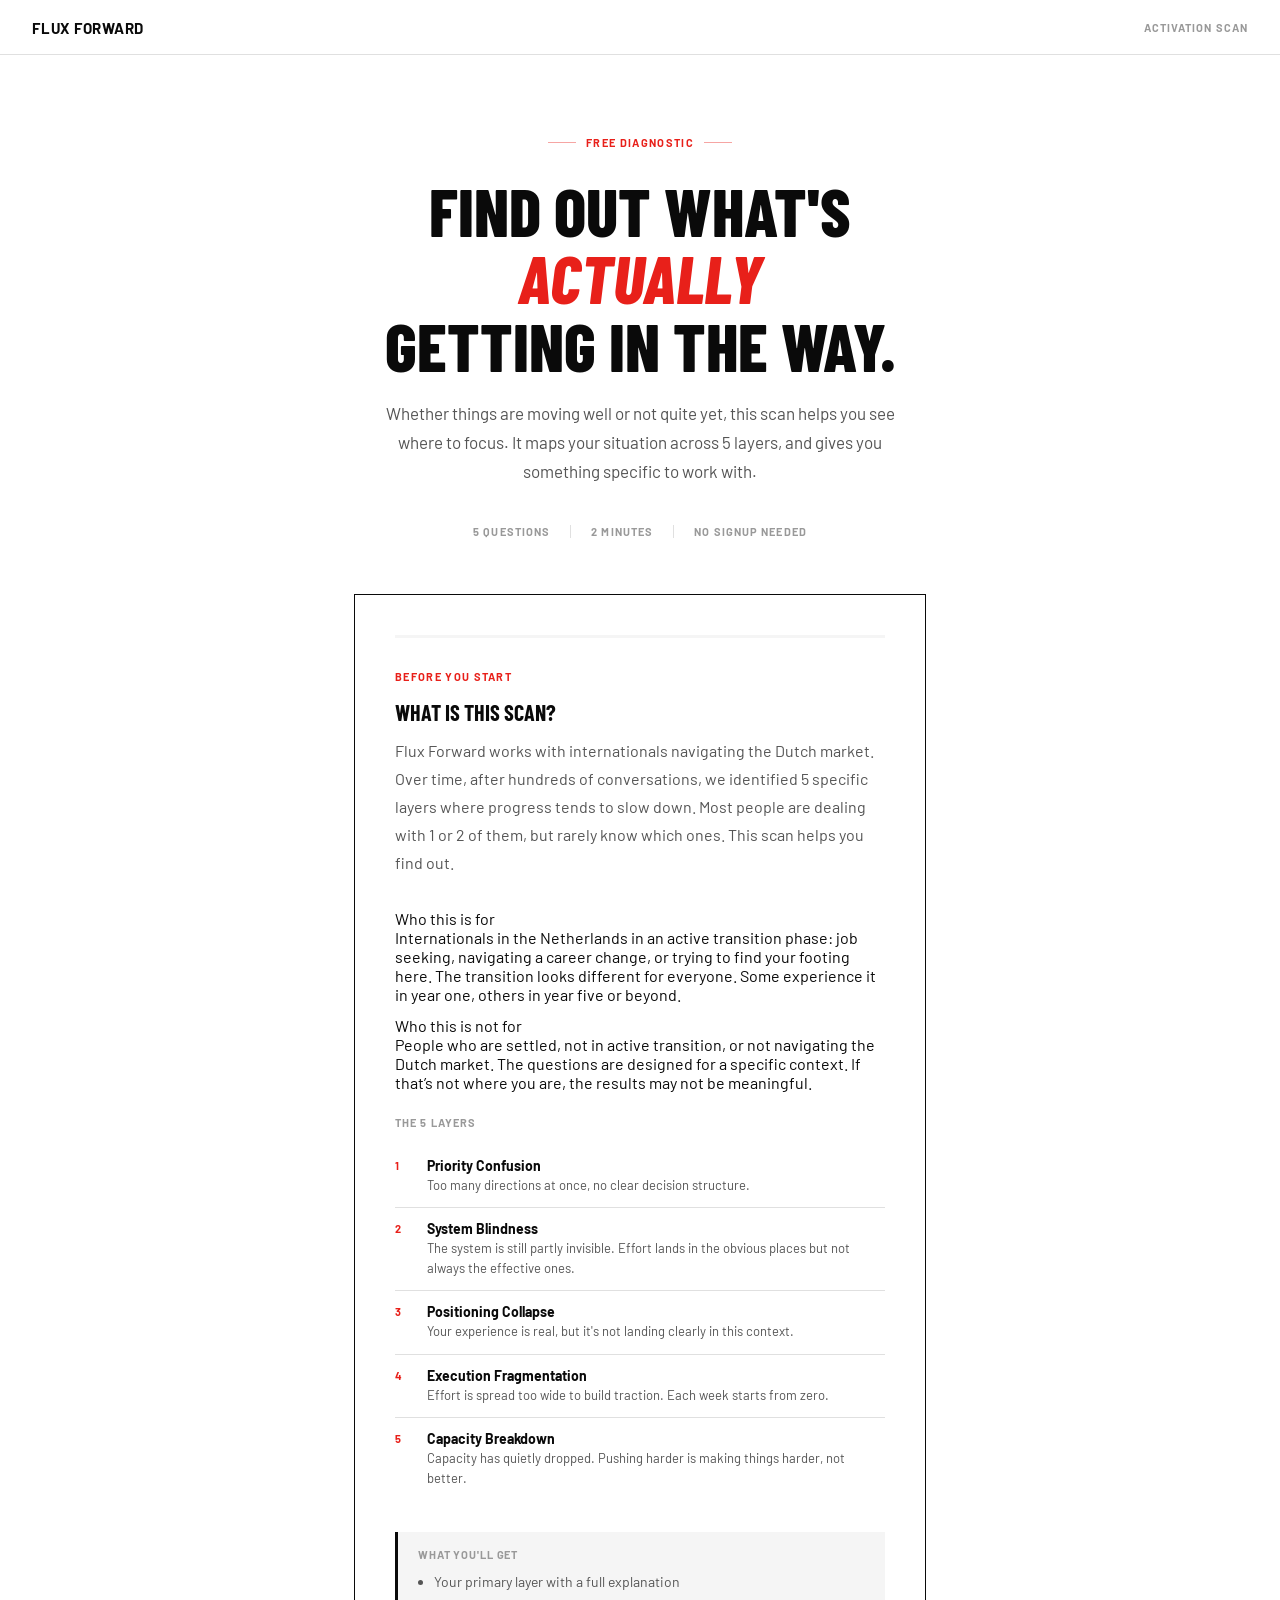
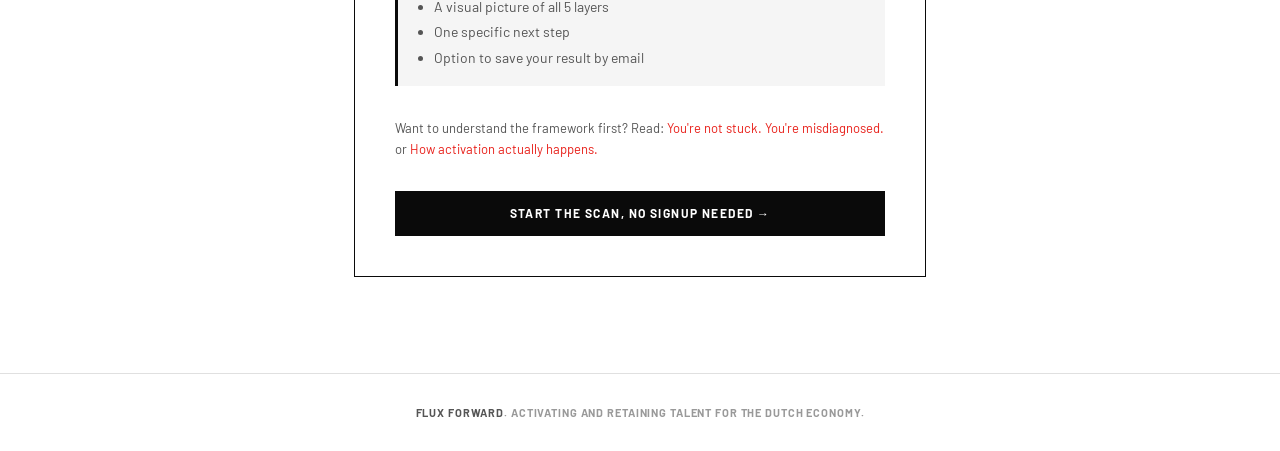
<file: activation-scan-v2-4.html>
<!DOCTYPE html>
<html lang="en">
<head>
  <meta charset="UTF-8" />
  <meta name="viewport" content="width=device-width, initial-scale=1.0" />
  <title>Activation Scan: Flux Forward</title>
  <meta name="description" content="A 2-minute diagnostic for internationals in the Netherlands. Find out which layer may be getting in the way of your progress." />
  <link rel="preconnect" href="https://fonts.googleapis.com" />
  <link rel="preconnect" href="https://fonts.gstatic.com" crossorigin />
  <link href="https://fonts.googleapis.com/css2?family=Barlow:ital,wght@0,400;0,600;0,700;1,700&family=Barlow+Condensed:wght@700;800&display=swap" rel="stylesheet" />
  <style>
    *, *::before, *::after { box-sizing: border-box; margin: 0; padding: 0; }
    :root {
      --red: #E8201A; --red-dark: #b8180f; --red-light: #fdf0ef;
      --text: #0a0a0a; --text-muted: #555; --text-hint: #999;
      --border: rgba(0,0,0,0.12); --border-strong: rgba(0,0,0,0.25);
      --bg: #fff; --bg-off: #f5f5f5;
      --green: #117a3f; --green-light: #eef8f2;
    }
    body { font-family: 'Barlow', sans-serif; background: var(--bg); color: var(--text); min-height: 100vh; display: flex; flex-direction: column; }
    nav { padding: 1.1rem 2rem; display: flex; align-items: center; justify-content: space-between; border-bottom: 1px solid var(--border); }
    .nav-logo { text-decoration: none; }
    .logo-text { font-weight: 700; font-size: 15px; letter-spacing: 0.05em; color: var(--text); text-transform: uppercase; }
    .nav-tag { font-size: 11px; font-weight: 700; color: var(--text-hint); letter-spacing: 0.1em; text-transform: uppercase; }
    .hero { padding: 4.5rem 2rem 3.5rem; text-align: center; max-width: 720px; margin: 0 auto; }
    .hero-badge { display: inline-flex; align-items: center; gap: 10px; font-size: 11px; font-weight: 700; letter-spacing: 0.12em; text-transform: uppercase; color: var(--red); margin-bottom: 1.75rem; }
    .hero-badge::before, .hero-badge::after { content: ''; display: block; width: 28px; height: 1px; background: var(--red); opacity: 0.4; }
    .hero h1 { font-family: 'Barlow Condensed', sans-serif; font-weight: 800; font-size: clamp(2.6rem, 6.5vw, 4.2rem); line-height: 1.0; text-transform: uppercase; color: var(--text); margin-bottom: 1.25rem; }
    .hero h1 em { font-style: italic; color: var(--red); }
    .hero p { font-size: 17px; color: var(--text-muted); line-height: 1.7; max-width: 540px; margin: 0 auto 2.5rem; }
    .hero-meta { display: flex; align-items: center; justify-content: center; font-size: 11px; font-weight: 700; letter-spacing: 0.1em; text-transform: uppercase; color: var(--text-hint); }
    .hero-meta-item { padding: 0 1.25rem; }
    .hero-meta-item:not(:last-child) { border-right: 1px solid var(--border); }
    .scan-container { max-width: 620px; margin: 0 auto 6rem; padding: 0 1.5rem; width: 100%; }
    .scan-card { background: var(--bg); border: 1.5px solid var(--text); padding: 2.5rem; }
    .progress-track { height: 3px; background: var(--bg-off); margin-bottom: 0.75rem; overflow: hidden; }
    .progress-fill { height: 100%; background: var(--red); transition: width 0.5s cubic-bezier(0.4,0,0.2,1); }
    .progress-text { font-size: 11px; font-weight: 700; letter-spacing: 0.08em; text-transform: uppercase; color: var(--text-hint); margin-bottom: 2rem; }
    .step { display: none; animation: fadeUp 0.25s ease both; }
    .step.active { display: block; }
    @keyframes fadeUp { from { opacity: 0; transform: translateY(8px); } to { opacity: 1; transform: translateY(0); } }
    .step-label { font-size: 11px; font-weight: 700; letter-spacing: 0.12em; text-transform: uppercase; color: var(--red); margin-bottom: 1rem; }
    .question-text { font-family: 'Barlow Condensed', sans-serif; font-weight: 700; font-size: 22px; line-height: 1.25; color: var(--text); margin-bottom: 0.6rem; text-transform: uppercase; }
    .question-context { font-size: 13px; color: var(--text-hint); font-style: italic; line-height: 1.6; margin-bottom: 1.5rem; border-left: 2px solid var(--border); padding-left: 0.75rem; }
    .choice-wrap { display: flex; flex-direction: column; gap: 8px; margin-bottom: 2rem; }
    .choice-option { display: flex; align-items: flex-start; gap: 14px; padding: 14px 16px; border: 1px solid var(--border); cursor: pointer; transition: border-color 0.12s, background 0.12s; background: var(--bg); user-select: none; }
    .choice-option:hover { border-color: var(--text); background: var(--bg-off); }
    .choice-option.selected { border-color: var(--red); background: var(--red-light); }
    .choice-dot { width: 18px; height: 18px; border-radius: 50%; border: 1.5px solid var(--border-strong); flex-shrink: 0; display: flex; align-items: center; justify-content: center; transition: all 0.12s; margin-top: 1px; }
    .choice-option.selected .choice-dot { background: var(--red); border-color: var(--red); }
    .choice-inner { width: 7px; height: 7px; border-radius: 50%; background: white; opacity: 0; transition: opacity 0.12s; }
    .choice-option.selected .choice-inner { opacity: 1; }
    .choice-text { font-size: 14px; color: var(--text); line-height: 1.5; }
    .preview-intro { font-size: 16px; color: var(--text-muted); line-height: 1.75; margin-bottom: 2rem; }
    .preview-what { margin-bottom: 2rem; }
    .preview-what-title { font-size: 11px; font-weight: 700; letter-spacing: 0.1em; text-transform: uppercase; color: var(--text-hint); margin-bottom: 1rem; }
    .layer-preview-item { display: flex; gap: 14px; padding: 12px 0; border-bottom: 1px solid var(--border); align-items: flex-start; }
    .layer-preview-item:last-child { border-bottom: none; }
    .layer-preview-num { font-size: 11px; font-weight: 700; color: var(--red); width: 18px; flex-shrink: 0; padding-top: 2px; }
    .layer-preview-name { font-size: 14px; font-weight: 700; color: var(--text); margin-bottom: 2px; }
    .layer-preview-desc { font-size: 13px; color: var(--text-muted); line-height: 1.5; }
    .preview-output { border-left: 3px solid var(--text); padding: 1rem 1rem 1rem 1.25rem; background: var(--bg-off); margin-bottom: 2rem; }
    .preview-output-title { font-size: 11px; font-weight: 700; letter-spacing: 0.08em; text-transform: uppercase; color: var(--text-hint); margin-bottom: 0.5rem; }
    .preview-output-list { font-size: 14px; color: var(--text-muted); line-height: 1.8; padding-left: 1rem; }
    .preview-read-more { font-size: 13px; color: var(--text-muted); line-height: 1.6; margin-bottom: 2rem; }
    .preview-read-more a { color: var(--red); text-decoration: none; }
    .preview-read-more a:hover { text-decoration: underline; }
    .field { margin-bottom: 1.1rem; }
    .field label { display: block; font-size: 11px; font-weight: 700; letter-spacing: 0.1em; text-transform: uppercase; color: var(--text-muted); margin-bottom: 6px; }
    .field input[type="text"], .field input[type="email"] { width: 100%; padding: 12px 14px; border: 1px solid var(--border-strong); font-size: 15px; font-family: 'Barlow', sans-serif; background: var(--bg); color: var(--text); outline: none; transition: border-color 0.12s; }
    .field input:focus { border-color: var(--text); }
    .gdpr-note { font-size: 12px; color: var(--text-hint); line-height: 1.6; margin-bottom: 1.5rem; }
    .gdpr-note a { color: var(--text-hint); text-decoration: underline; }
    .btn-primary, .btn-secondary { width: 100%; padding: 15px; border: none; font-size: 12px; font-weight: 700; font-family: 'Barlow', sans-serif; letter-spacing: 0.12em; text-transform: uppercase; cursor: pointer; transition: background 0.12s, transform 0.1s, color 0.12s; }
    .btn-primary { background: var(--text); color: white; }
    .btn-primary:disabled { background: #ccc; cursor: not-allowed; }
    .btn-primary:not(:disabled):hover { background: var(--red); }
    .btn-primary:not(:disabled):active, .btn-secondary:active, .btn-cta:active { transform: scale(0.99); }
    .btn-secondary { background: white; color: var(--text); border: 1px solid var(--border-strong); }
    .btn-secondary:hover { background: var(--bg-off); }
    .btn-row { display: grid; grid-template-columns: 1fr 1fr; gap: 0.75rem; }
    .email-capture { border: 1.5px solid var(--text); padding: 1.5rem; margin-bottom: 1.5rem; background: var(--bg-off); }
    .email-capture-title { font-family: 'Barlow Condensed', sans-serif; font-weight: 800; font-size: 20px; text-transform: uppercase; color: var(--text); margin-bottom: 0.4rem; }
    .email-capture-sub { font-size: 13px; color: var(--text-muted); line-height: 1.6; margin-bottom: 1.25rem; }
    .email-capture-success { font-size: 14px; color: var(--green); font-weight: 600; padding: 0.75rem 0; display: none; }
    .result-eyebrow { font-size: 11px; font-weight: 700; letter-spacing: 0.12em; text-transform: uppercase; color: var(--red); margin-bottom: 0.75rem; }
    .result-title { font-family: 'Barlow Condensed', sans-serif; font-weight: 800; font-size: 30px; line-height: 1.1; color: var(--text); text-transform: uppercase; margin-bottom: 1rem; }
    .result-desc { font-size: 15px; color: var(--text-muted); line-height: 1.75; margin-bottom: 1.5rem; }
    .insight-box { border-left: 3px solid var(--red); padding: 1.25rem 1.25rem 1.25rem 1.5rem; background: var(--red-light); margin-bottom: 1rem; }
    .insight-label { font-size: 11px; font-weight: 700; letter-spacing: 0.1em; text-transform: uppercase; color: var(--red-dark); margin-bottom: 7px; }
    .insight-text { font-size: 14px; color: #5a1410; line-height: 1.7; }
    .next-box { border-left: 3px solid var(--green); padding: 1.25rem 1.25rem 1.25rem 1.5rem; background: var(--green-light); margin-bottom: 1.5rem; }
    .next-label { font-size: 11px; font-weight: 700; letter-spacing: 0.1em; text-transform: uppercase; color: var(--green); margin-bottom: 7px; }
    .next-text { font-size: 14px; color: #0d5a2f; line-height: 1.7; }
    .all-layers { margin-bottom: 1.5rem; }
    .all-layers-title { font-size: 11px; font-weight: 700; letter-spacing: 0.1em; text-transform: uppercase; color: var(--text-hint); margin-bottom: 0.75rem; }
    .layer-row { display: flex; align-items: center; gap: 12px; padding: 8px 0; border-bottom: 1px solid var(--border); }
    .layer-row:last-child { border-bottom: none; }
    .layer-row-name { font-size: 13px; font-weight: 600; color: var(--text); flex: 1; }
    .layer-bar-wrap { width: 120px; height: 6px; background: var(--bg-off); border: 1px solid var(--border); }
    .layer-bar-fill { height: 100%; background: var(--red); transition: width 0.6s ease; }
    .layer-bar-fill.low { background: #ccc; }
    .layer-score-label { font-size: 11px; font-weight: 700; color: var(--text-hint); width: 60px; text-align: right; text-transform: uppercase; letter-spacing: 0.05em; }
    .secondary-section { margin-bottom: 1.5rem; }
    .secondary-title { font-size: 11px; font-weight: 700; letter-spacing: 0.1em; text-transform: uppercase; color: var(--text-hint); margin-bottom: 1rem; }
    .secondary-layer { border: 1px solid var(--border); padding: 1rem 1.25rem; margin-bottom: 0.5rem; }
    .secondary-layer-name { font-size: 12px; font-weight: 700; letter-spacing: 0.06em; text-transform: uppercase; color: var(--text-muted); margin-bottom: 4px; }
    .secondary-layer-text { font-size: 13px; color: var(--text-muted); line-height: 1.6; }
    .accuracy-box { border: 1px solid var(--border); padding: 1.25rem; margin-bottom: 1.5rem; background: var(--bg-off); }
    .accuracy-title { font-size: 13px; font-weight: 700; color: var(--text); margin-bottom: 0.5rem; }
    .accuracy-sub { font-size: 13px; color: var(--text-muted); line-height: 1.6; margin-bottom: 0.75rem; }
    .accuracy-link { font-size: 13px; color: var(--red); text-decoration: none; font-weight: 600; }
    .accuracy-link:hover { text-decoration: underline; }
    .divider { height: 1px; background: var(--border); margin: 2rem 0; }
    .btn-inline { display: block; width: 100%; padding: 14px 16px; background: white; color: var(--text); border: 1px solid var(--border-strong); font-size: 12px; font-weight: 700; font-family: 'Barlow', sans-serif; letter-spacing: 0.1em; text-transform: uppercase; text-align: center; text-decoration: none; cursor: pointer; transition: background 0.12s; margin-bottom: 2rem; }
    .btn-inline:hover { background: var(--bg-off); }
    .cta-title { font-family: 'Barlow Condensed', sans-serif; font-weight: 800; font-size: 26px; text-transform: uppercase; color: var(--text); margin-bottom: 0.5rem; }
    .cta-sub { font-size: 14px; color: var(--text-muted); line-height: 1.65; margin-bottom: 1.25rem; }
    .btn-cta { display: block; width: 100%; padding: 16px; background: var(--red); color: white; border: none; font-size: 12px; font-weight: 700; font-family: 'Barlow', sans-serif; letter-spacing: 0.12em; text-transform: uppercase; text-align: center; text-decoration: none; cursor: pointer; transition: background 0.12s, transform 0.1s; }
    .btn-cta:hover { background: var(--red-dark); }
    .minor-links { margin-top: 1rem; display: flex; flex-direction: column; gap: 0.5rem; }
    .minor-link { font-size: 13px; color: var(--text-muted); text-decoration: none; }
    .minor-link:hover { color: var(--red); }

    /* GUIDED ACTIVATION LAYER */
    .guided-layer { animation: fadeUp 0.3s ease both; }
    .guided-intro { font-size: 15px; color: var(--text-muted); line-height: 1.7; margin-bottom: 1.5rem; }
    .guided-question { font-family: 'Barlow Condensed', sans-serif; font-weight: 700; font-size: 20px; line-height: 1.25; color: var(--text); margin-bottom: 1.5rem; text-transform: uppercase; }
    .guided-choices { display: flex; flex-direction: column; gap: 8px; margin-bottom: 2rem; }
    .guided-choice { display: flex; align-items: flex-start; gap: 14px; padding: 14px 16px; border: 1px solid var(--border); cursor: pointer; transition: border-color 0.12s, background 0.12s; background: var(--bg); user-select: none; }
    .guided-choice:hover { border-color: var(--text); background: var(--bg-off); }
    .guided-choice.selected { border-color: var(--red); background: var(--red-light); }
    .guided-choice-dot { width: 18px; height: 18px; border-radius: 50%; border: 1.5px solid var(--border-strong); flex-shrink: 0; display: flex; align-items: center; justify-content: center; transition: all 0.12s; margin-top: 2px; }
    .guided-choice.selected .guided-choice-dot { background: var(--red); border-color: var(--red); }
    .guided-choice-dot-inner { width: 7px; height: 7px; border-radius: 50%; background: white; opacity: 0; transition: opacity 0.12s; }
    .guided-choice.selected .guided-choice-dot-inner { opacity: 1; }
    .guided-choice-text { font-size: 14px; color: var(--text); line-height: 1.5; }
    .guided-response { display: none; animation: fadeUp 0.3s ease both; }
    .guided-response.visible { display: block; }
    .guided-interpretation { border-left: 3px solid var(--text); padding: 1.25rem 1.25rem 1.25rem 1.5rem; background: var(--bg-off); margin-bottom: 1rem; }
    .guided-interpretation-label { font-size: 11px; font-weight: 700; letter-spacing: 0.1em; text-transform: uppercase; color: var(--text-hint); margin-bottom: 7px; }
    .guided-interpretation-text { font-size: 14px; color: var(--text-muted); line-height: 1.7; }
    .guided-next { border-left: 3px solid var(--green); padding: 1.25rem 1.25rem 1.25rem 1.5rem; background: var(--green-light); margin-bottom: 1.5rem; }
    .guided-next-label { font-size: 11px; font-weight: 700; letter-spacing: 0.1em; text-transform: uppercase; color: var(--green); margin-bottom: 7px; }
    .guided-next-text { font-size: 14px; color: #0d5a2f; line-height: 1.7; }
    .guided-support { border: 1px solid var(--border); padding: 1.25rem; background: var(--bg-off); margin-bottom: 1.5rem; }
    .guided-support-text { font-size: 13px; color: var(--text-muted); line-height: 1.6; margin-bottom: 0.75rem; }
    .guided-support-link { font-size: 13px; color: var(--red); text-decoration: none; font-weight: 600; }
    .guided-support-link:hover { text-decoration: underline; }
    .guided-back { font-size: 12px; font-weight: 700; letter-spacing: 0.08em; text-transform: uppercase; color: var(--text-muted); cursor: pointer; background: none; border: none; padding: 0; margin-bottom: 1.5rem; font-family: 'Barlow', sans-serif; }
    .guided-back:hover { color: var(--red); }
    .guided-separator { height: 1px; background: var(--border); margin: 2rem 0; }
    .guided-entry { border: 1.5px solid var(--text); padding: 1.5rem; margin-top: 2rem; }
    .guided-entry-label { font-size: 11px; font-weight: 700; letter-spacing: 0.12em; text-transform: uppercase; color: var(--red); margin-bottom: 0.75rem; }
    .guided-entry-title { font-family: 'Barlow Condensed', sans-serif; font-weight: 800; font-size: 20px; text-transform: uppercase; color: var(--text); margin-bottom: 0.5rem; }
    .guided-entry-sub { font-size: 14px; color: var(--text-muted); line-height: 1.6; margin-bottom: 1.25rem; }

    footer { margin-top: auto; padding: 2rem; text-align: center; font-size: 11px; font-weight: 700; letter-spacing: 0.08em; text-transform: uppercase; color: var(--text-hint); border-top: 1px solid var(--border); }
    footer a { color: var(--text-muted); text-decoration: none; }
    footer a:hover { color: var(--red); }
    @media (max-width: 600px) {
      .scan-card { padding: 1.75rem 1.25rem; }
      .hero { padding: 3rem 1.5rem 2rem; }
      .hero-meta { flex-wrap: wrap; }
      .hero-meta-item { border: none !important; padding: 0.25rem 0.75rem; }
      .btn-row { grid-template-columns: 1fr; }
      .layer-bar-wrap { width: 80px; }
    }
  </style>
</head>
<body>

<nav>
  <a href="https://fluxforward.world" class="nav-logo"><span class="logo-text">Flux Forward</span></a>
  <span class="nav-tag">Activation Scan</span>
</nav>

<div class="hero">
  <div class="hero-badge">Free diagnostic</div>
  <h1>Find out what's <em>actually</em><br>getting in the way.</h1>
  <p>Whether things are moving well or not quite yet, this scan helps you see where to focus. It maps your situation across 5 layers, and gives you something specific to work with.</p>
  <div class="hero-meta">
    <span class="hero-meta-item">5 questions</span>
    <span class="hero-meta-item">2 minutes</span>
    <span class="hero-meta-item">No signup needed</span>
  </div>
</div>

<div class="scan-container">
  <div class="scan-card">
    <div class="progress-track"><div class="progress-fill" id="progress" style="width:0%"></div></div>
    <div class="progress-text" id="progress-text"></div>

    <!-- STEP 0: PREVIEW -->
    <div class="step active" id="step-0">
      <div class="step-label">Before you start</div>
      <div class="question-text">What is this scan?</div>
      <p class="preview-intro">Flux Forward works with internationals navigating the Dutch market. Over time, after hundreds of conversations, we identified 5 specific layers where progress tends to slow down. Most people are dealing with 1 or 2 of them, but rarely know which ones. This scan helps you find out.</p>
      <div class="helper-box" style="margin-bottom:1.5rem;">
        <div class="helper-title">Who this is for</div>
        <div class="helper-text" style="margin-bottom:0.5rem;">Internationals in the Netherlands in an active transition phase: job seeking, navigating a career change, or trying to find your footing here. The transition looks different for everyone. Some experience it in year one, others in year five or beyond.</div>
        <div class="helper-title" style="margin-top:0.75rem;">Who this is not for</div>
        <div class="helper-text">People who are settled, not in active transition, or not navigating the Dutch market. The questions are designed for a specific context. If that’s not where you are, the results may not be meaningful.</div>
      </div>
      <div class="preview-what">
        <div class="preview-what-title">The 5 layers</div>
        <div class="layer-preview-item"><div class="layer-preview-num">1</div><div><div class="layer-preview-name">Priority Confusion</div><div class="layer-preview-desc">Too many directions at once, no clear decision structure.</div></div></div>
        <div class="layer-preview-item"><div class="layer-preview-num">2</div><div><div class="layer-preview-name">System Blindness</div><div class="layer-preview-desc">The system is still partly invisible. Effort lands in the obvious places but not always the effective ones.</div></div></div>
        <div class="layer-preview-item"><div class="layer-preview-num">3</div><div><div class="layer-preview-name">Positioning Collapse</div><div class="layer-preview-desc">Your experience is real, but it's not landing clearly in this context.</div></div></div>
        <div class="layer-preview-item"><div class="layer-preview-num">4</div><div><div class="layer-preview-name">Execution Fragmentation</div><div class="layer-preview-desc">Effort is spread too wide to build traction. Each week starts from zero.</div></div></div>
        <div class="layer-preview-item"><div class="layer-preview-num">5</div><div><div class="layer-preview-name">Capacity Breakdown</div><div class="layer-preview-desc">Capacity has quietly dropped. Pushing harder is making things harder, not better.</div></div></div>
      </div>
      <div class="preview-output">
        <div class="preview-output-title">What you'll get</div>
        <ul class="preview-output-list">
          <li>Your primary layer with a full explanation</li>
          <li>A visual picture of all 5 layers</li>
          <li>One specific next step</li>
          <li>Option to save your result by email</li>
        </ul>
      </div>
      <div class="preview-read-more">Want to understand the framework first? Read: <a href="https://blog.fluxforward.world/p/youre-not-stuck-youre-misdiagnosed" target="_blank">You're not stuck. You're misdiagnosed.</a> or <a href="https://blog.fluxforward.world/p/how-activation-actually-happens" target="_blank">How activation actually happens.</a></div>
      <button class="btn-primary" onclick="goNext(0)">Start the scan, no signup needed →</button>
    </div>

    <!-- STEP 1: Priority Confusion -->
    <div class="step" id="step-1">
      <div class="step-label">Question 1 of 5</div>
      <div class="question-text">In the past two weeks, how many different directions have you actively been pursuing at the same time?</div>
      <div class="question-context">Many people arrive in the Netherlands with a clear goal, then find the context shifts what's possible or desirable. This question looks at whether that's created a decision gap.</div>
      <div class="choice-wrap" id="choices-1"></div>
      <div class="btn-row">
        <button class="btn-secondary" onclick="goBack(1)">← Back</button>
        <button class="btn-primary" id="btn-1" onclick="goNext(1)" disabled>Next →</button>
      </div>
    </div>

    <!-- STEP 2: System Blindness -->
    <div class="step" id="step-2">
      <div class="step-label">Question 2 of 5</div>
      <div class="question-text">When you think about your last 5 opportunities or conversations. How did most of them come about?</div>
      <div class="question-context">The Dutch job market has a visible layer and an invisible one. Most people start with what they can see. This question checks whether the invisible part is still unclear.</div>
      <div class="choice-wrap" id="choices-2"></div>
      <div class="btn-row">
        <button class="btn-secondary" onclick="goBack(2)">← Back</button>
        <button class="btn-primary" id="btn-2" onclick="goNext(2)" disabled>Next →</button>
      </div>
    </div>

    <!-- STEP 3: Positioning Collapse -->
    <div class="step" id="step-3">
      <div class="step-label">Question 3 of 5</div>
      <div class="question-text">When someone asks what you do or what you're looking for here. What usually happens?</div>
      <div class="question-context">Moving countries often creates a translation gap, not in language, but in how your value is read. Strong experience doesn't automatically land the same way in a new context.</div>
      <div class="choice-wrap" id="choices-3"></div>
      <div class="btn-row">
        <button class="btn-secondary" onclick="goBack(3)">← Back</button>
        <button class="btn-primary" id="btn-3" onclick="goNext(3)" disabled>Next →</button>
      </div>
    </div>

    <!-- STEP 4: Execution Fragmentation -->
    <div class="step" id="step-4">
      <div class="step-label">Question 4 of 5</div>
      <div class="question-text">Looking at last week. Which of these best describes how you spent your energy?</div>
      <div class="question-context">Activity and progress are not the same thing. This question looks at whether your effort is concentrated enough to create a loop, or spread too wide to compound.</div>
      <div class="choice-wrap" id="choices-4"></div>
      <div class="btn-row">
        <button class="btn-secondary" onclick="goBack(4)">← Back</button>
        <button class="btn-primary" id="btn-4" onclick="goNext(4)" disabled>Next →</button>
      </div>
    </div>

    <!-- STEP 5: Capacity Breakdown -->
    <div class="step" id="step-5">
      <div class="step-label">Question 5 of 5</div>
      <div class="question-text">When you think about the next step you know you should take. What gets in the way most often?</div>
      <div class="question-context">Long transitions quietly deplete capacity. This isn't a character issue. It's a system issue. When capacity drops, more pressure usually creates more friction, not more progress.</div>
      <div class="choice-wrap" id="choices-5"></div>
      <div class="btn-row">
        <button class="btn-secondary" onclick="goBack(5)">← Back</button>
        <button class="btn-primary" id="btn-5" onclick="goNext(5)" disabled>See my result →</button>
      </div>
    </div>

    <!-- RESULT -->
    <div class="step" id="step-result">
      <div class="result-eyebrow" id="r-eyebrow">Your primary layer</div>
      <div class="result-title" id="r-title"></div>
      <div class="result-desc" id="r-desc"></div>
      <div class="insight-box">
        <div class="insight-label">What this means</div>
        <div class="insight-text" id="r-insight"></div>
      </div>
      <div class="next-box">
        <div class="next-label">What to focus on next</div>
        <div class="next-text" id="r-next"></div>
      </div>
      <div class="divider"></div>
      <div class="all-layers" id="r-all-layers">
        <div class="all-layers-title">Your full picture</div>
        <div id="all-layers-list"></div>
      </div>
      <div class="secondary-section" id="r-secondary" style="display:none">
        <div class="secondary-title">Other layers worth noting</div>
        <div id="r-secondary-list"></div>
      </div>
      <div class="divider"></div>
      <div class="accuracy-box">
        <div class="accuracy-title">Does this feel accurate to you?</div>
        <div class="accuracy-sub">Results are based on 5 questions. They're a starting point, not a full picture. If something doesn't land, we'd like to know. You can reply directly or book a call to go deeper.</div>
        <a class="accuracy-link" href="mailto:hi@fluxforward.world?subject=Activation Scan feedback">Share your thoughts →</a>
      </div>

      <div class="guided-entry" id="guided-entry-block">
        <div class="guided-entry-label">Go deeper</div>
        <div class="guided-entry-title">Let's make this more concrete.</div>
        <div class="guided-entry-sub">Your result is a starting point. These next questions help you find the specific situation that fits yours, and give you one clear action to take.</div>
        <button class="btn-primary" onclick="startGuidedLayer()">Find my specific situation →</button>
      </div>

      <!-- GUIDED LAYER -->
      <div class="guided-layer" id="guided-layer" style="display:none;">
        <div class="guided-separator"></div>
        <button class="guided-back" onclick="hideGuidedLayer()">← Back to result</button>
        <div class="step-label" id="guided-layer-label">Going deeper</div>
        <div class="guided-question" id="guided-question-text"></div>
        <div class="guided-choices" id="guided-choices-list"></div>
        <div class="guided-response" id="guided-response">
          <div class="guided-interpretation">
            <div class="guided-interpretation-label">What this usually means</div>
            <div class="guided-interpretation-text" id="guided-interp-text"></div>
          </div>
          <div class="guided-next">
            <div class="guided-next-label">Your next step</div>
            <div class="guided-next-text" id="guided-next-text"></div>
          </div>
          <div class="guided-support" id="guided-support-block">
            <div class="guided-support-text" id="guided-support-text"></div>
            <a class="guided-support-link" href="https://calendly.com/flux-forward/activation-scan-call" target="_blank">Book a free Activation Scan call →</a>
          </div>
        </div>
      </div>

      <div class="email-capture" id="email-capture-block">
        <div class="email-capture-title">Save your result</div>
        <div class="email-capture-sub">Enter your email and we'll keep a copy so you can follow up later.</div>
        <div class="field"><label>First name</label><input type="text" id="fname" placeholder="Your name" oninput="checkEmail()" /></div>
        <div class="field"><label>Email address</label><input type="email" id="email" placeholder="you@example.com" oninput="checkEmail()" /></div>
        <div class="field" style="flex-direction:row;align-items:flex-start;gap:10px;display:flex;">
          <input type="checkbox" id="newsletter" style="margin-top:3px;width:16px;height:16px;flex-shrink:0;accent-color:var(--red);cursor:pointer;" />
          <label for="newsletter" style="font-size:13px;color:var(--text-muted);line-height:1.5;cursor:pointer;text-transform:none;letter-spacing:0;">Keep me updated with insights and resources for internationals in the Netherlands.</label>
        </div>
        <div class="gdpr-note">Your data is stored securely via Formspree and used only to send your result and, if you opt in, occasional updates from Flux Forward. We never share it with third parties. You can request deletion at any time by emailing <a href="mailto:hi@fluxforward.world">hi@fluxforward.world</a>.</div>
        <button class="btn-primary" id="btn-save" onclick="saveResult()" disabled style="margin-bottom:0.75rem;">Save my result →</button>
        <div class="email-capture-success" id="save-success">Saved. We'll be in touch if useful.</div>
        <button class="btn-secondary" onclick="skipSave()" style="font-size:11px;padding:10px;margin-top:0.5rem;">No thanks, skip this</button>
      </div>
      <div id="post-save-block" style="display:none;">
        <button class="btn-inline" onclick="copyResult()">Copy result summary</button>
      </div>
      <div class="cta-title" id="cta-title">Want help making this practical?</div>
      <div class="cta-sub" id="cta-sub">Book a free 15-minute Activation Scan call. We’ll go through your result together and give you one clear next step.</div>
      <a class="btn-cta" id="cta-btn" href="https://calendly.com/flux-forward/activation-scan-call" target="_blank">Book your free Activation Scan →</a>
      <div class="minor-links">
        <a class="minor-link" href="https://blog.fluxforward.world/p/youre-not-stuck-youre-misdiagnosed" target="_blank">Read: You're not stuck. You're misdiagnosed. →</a>
        <a class="minor-link" href="https://blog.fluxforward.world/p/how-activation-actually-happens" target="_blank">Read: How activation actually happens. →</a>
      </div>
    </div>

  </div>
</div>

<footer>
  <p><a href="https://fluxforward.world">Flux Forward</a>. Activating and retaining talent for the Dutch economy.</p>
</footer>

<script>
  // Each question: array of {text, layer_index, score}
  // layer_index: 0=Priority, 1=System, 2=Positioning, 3=Execution, 4=Capacity
  const questions = [
    {
      choices: [
        { text: "Just one, clearly defined", layer: 0, score: 1 },
        { text: "Two or three, with some overlap", layer: 0, score: 2 },
        { text: "Four or more, hard to keep track", layer: 0, score: 4 },
        { text: "I'm not sure. It changes week to week", layer: 0, score: 5 }
      ]
    },
    {
      choices: [
        { text: "Mostly through platforms I searched (LinkedIn, job boards)", layer: 1, score: 5 },
        { text: "A mix of platforms and people I already knew", layer: 1, score: 3 },
        { text: "Mostly through people who reached out or referred me", layer: 1, score: 1 },
        { text: "I haven't had many opportunities or conversations recently", layer: 1, score: 4 }
      ]
    },
    {
      choices: [
        { text: "I explain it clearly and they get it quickly", layer: 2, score: 1 },
        { text: "I explain it but often get vague or uncertain reactions", layer: 2, score: 3 },
        { text: "I struggle to find the right framing for this context", layer: 2, score: 5 },
        { text: "I tend to give different answers depending on who's asking", layer: 2, score: 4 }
      ]
    },
    {
      choices: [
        { text: "Focused on one clear track with consistent actions", layer: 3, score: 1 },
        { text: "Split across 2–3 things, some progress on each", layer: 3, score: 2 },
        { text: "Spread across many things, hard to point to clear progress", layer: 3, score: 5 },
        { text: "Mostly reactive, responding to things as they came up", layer: 3, score: 4 }
      ]
    },
    {
      choices: [
        { text: "Nothing much. I usually follow through", layer: 4, score: 1 },
        { text: "Uncertainty about whether it's the right step", layer: 0, score: 3 },
        { text: "Low energy or motivation to start", layer: 4, score: 5 },
        { text: "Too many competing priorities pulling me elsewhere", layer: 3, score: 4 }
      ]
    }
  ];

  const layers = [
    { name:"Priority Confusion", title:"You're spread across too many directions.", desc:"You have motivation and capacity, but no clear decision structure guiding your next move. When everything feels equally important, nothing moves forward. This is not about lacking ambition.", insight:"The issue is hierarchy, not effort. If everything matters at once, your energy keeps leaking across options instead of concentrating on one.", next:"Pick one path, one geography, and one timeframe first. Don't solve the whole future at once. Force one real trade-off so your effort can finally land somewhere.", shortDesc:"Energy spread across too many options without a clear decision structure." },
    { name:"System Blindness", title:"You can't fully navigate a system you can't yet see.", desc:"You're working hard on the visible parts of the market: job boards, LinkedIn, applications. But a lot of real movement happens in the less visible parts: referrals, informal networks, and understanding how things actually work here.", insight:"The problem is not that you're inactive. It's that the system is still partly invisible to you, so your effort is landing in the obvious places but not always in the effective ones.", next:"Don't just apply more. Spend time learning how opportunities actually move in your field here. One useful conversation or referral path can matter more than ten extra applications.", shortDesc:"The system is still partly invisible, so effort lands in the obvious places but not always the effective ones." },
    { name:"Positioning Collapse", title:"Your experience isn't landing the way you intend.", desc:"Your background is real, but after migration, the way it's understood by the market has shifted. You may be using language that's too broad, too generic, or hard to read in this context.", insight:"This is not a skills problem. It's a clarity problem. If people can't quickly understand what you bring, your real value stays invisible, even when you're in the room.", next:"Sharpen how you explain your direction, your experience, and your impact. Start with one thing: your headline, your About, or one experience section. Make it easier to understand in under a minute.", shortDesc:"Your value is real but not reading clearly in this context." },
    { name:"Execution Fragmentation", title:"You're active, but nothing is compounding.", desc:"You are doing things. You are trying. But your effort is spread across too many directions, and without a repeatable loop, momentum can't build. Each week feels like starting over.", insight:"The issue is not laziness. It's fragmentation. When your effort is scattered across multiple tracks, nothing accumulates and nothing compounds.", next:"Reduce the number of moving parts. Choose one focus, one loop, and one priority for the next two weeks. Progress builds when it is concentrated, not when it is spread wide.", shortDesc:"Effort is spread too wide to build traction. Each week starts from zero." },
    { name:"Capacity Breakdown", title:"Your system is running low on fuel.", desc:"After months of pressure, uncertainty, and setbacks, your ability to keep pushing has quietly dropped. At this stage, trying harder often backfires. It leads to rushed decisions and deeper fatigue.", insight:"What looks like lack of discipline may actually be depleted capacity. If your system is overloaded, forcing more effort usually creates more friction, not more progress.", next:"Stabilize first. Protect sleep, reduce noise, and stop treating recovery as a reward. Getting your energy back is not a distraction from progress. It is the base for it.", shortDesc:"Capacity has quietly dropped. Pushing harder is making things harder, not better." }
  ];

  // scores per layer
  const layerScores = [0, 0, 0, 0, 0];
  const selectedChoices = [null, null, null, null, null];
  let currentStep = 0;
  let resultData = null;
  let secondaryLayers = [];

  // Build choice UIs
  for (let q = 1; q <= 5; q++) {
    const wrap = document.getElementById('choices-' + q);
    questions[q-1].choices.forEach((choice, ci) => {
      const el = document.createElement('div');
      el.className = 'choice-option';
      el.innerHTML = '<div class="choice-dot"><div class="choice-inner"></div></div><div class="choice-text">' + choice.text + '</div>';
      el.addEventListener('click', () => {
        wrap.querySelectorAll('.choice-option').forEach(o => o.classList.remove('selected'));
        el.classList.add('selected');
        selectedChoices[q-1] = ci;
        document.getElementById('btn-' + q).disabled = false;
      });
      wrap.appendChild(el);
    });
  }

  function computeScores() {
    layerScores.fill(0);
    for (let q = 0; q < 5; q++) {
      const ci = selectedChoices[q];
      if (ci === null) continue;
      const choice = questions[q].choices[ci];
      layerScores[choice.layer] += choice.score;
    }
  }

  function updateProgress(step) {
    currentStep = step;
    const pct = step >= 6 ? 100 : Math.round((step / 6) * 100);
    document.getElementById('progress').style.width = pct + '%';
    const labels = ['', 'Question 1 of 5', 'Question 2 of 5', 'Question 3 of 5', 'Question 4 of 5', 'Question 5 of 5', 'Result ready'];
    document.getElementById('progress-text').textContent = labels[step] || '';
  }

  function checkEmail() {
    const name = document.getElementById('fname').value.trim();
    const email = document.getElementById('email').value.trim();
    document.getElementById('btn-save').disabled = !(name.length > 0 && /^[^\s@]+@[^\s@]+\.[^\s@]+$/.test(email));
  }

  function goNext(from) {
    document.getElementById('step-' + from).classList.remove('active');
    if (from === 5) { showResult(); return; }
    document.getElementById('step-' + (from + 1)).classList.add('active');
    updateProgress(from + 1);
    window.scrollTo(0, 0);
  }

  function goBack(from) {
    document.getElementById('step-' + from).classList.remove('active');
    document.getElementById('step-' + (from - 1)).classList.add('active');
    updateProgress(from - 1);
    window.scrollTo(0, 0);
  }

  function getScoreLabel(score) {
    if (score === 0) return 'Not present';
    if (score <= 2) return 'Low';
    if (score <= 4) return 'Moderate';
    if (score <= 6) return 'High';
    return 'Very high';
  }

  function isLowResult(maxScore) {
    return maxScore <= 2;
  }

  function showResult() {
    computeScores();
    const maxScore = Math.max(...layerScores);
    let primaryIdx = layerScores.indexOf(maxScore);
    resultData = { idx: primaryIdx, ...layers[primaryIdx] };

    if (isLowResult(maxScore)) {
      document.getElementById('r-eyebrow').textContent = 'Your result';
      document.getElementById('r-title').textContent = 'Things seem to be in a relatively clear place right now.';
      document.getElementById('r-desc').textContent = "Based on your answers, none of the 5 layers we track appear to be significantly blocking your progress right now. That's a good sign.";
      document.getElementById('r-insight').textContent = "This could mean things are genuinely flowing well for you, or that the friction in your situation isn't captured by these 5 layers yet. Either way, it's worth a quick conversation to see what's actually happening.";
      document.getElementById('r-next').textContent = "If you're in a good place, the next step is keeping it that way. If something does feel off but didn't show up here, a short conversation often reveals it quickly. Either way, we're happy to take a look together.";
      document.getElementById('r-all-layers').style.display = 'none';
      document.getElementById('r-secondary').style.display = 'none';
    } else {
      document.getElementById('r-title').textContent = resultData.title;
      document.getElementById('r-desc').textContent = resultData.desc;
      document.getElementById('r-insight').textContent = resultData.insight;
      document.getElementById('r-next').textContent = resultData.next;

      const allLayersList = document.getElementById('all-layers-list');
      allLayersList.innerHTML = '';
      const maxPossible = 10;
      layers.forEach((layer, i) => {
        const score = layerScores[i];
        const pct = Math.round((score / maxPossible) * 100);
        const isPrimary = i === primaryIdx;
        const row = document.createElement('div');
        row.className = 'layer-row';
        row.innerHTML = '<div class="layer-row-name" style="' + (isPrimary ? 'font-weight:700;color:var(--red);' : '') + '">' + layer.name + (isPrimary ? ' ↑' : '') + '</div><div class="layer-bar-wrap"><div class="layer-bar-fill ' + (score <= 2 ? 'low' : '') + '" style="width:' + Math.min(pct, 100) + '%"></div></div><div class="layer-score-label">' + getScoreLabel(score) + '</div>';
        allLayersList.appendChild(row);
      });

      const secondaries = layerScores.map((s, i) => ({ s, i })).filter(x => x.i !== primaryIdx && x.s >= 3);
      secondaryLayers = secondaries.map(x => layers[x.i]);
      const secondaryList = document.getElementById('r-secondary-list');
      secondaryList.innerHTML = '';
      if (secondaries.length > 0) {
        secondaries.sort((a, b) => b.s - a.s);
        secondaries.forEach(x => {
          const l = layers[x.i];
          const item = document.createElement('div');
          item.className = 'secondary-layer';
          item.innerHTML = '<div class="secondary-layer-name">' + l.name + '</div><div class="secondary-layer-text">' + l.shortDesc + '</div>';
          secondaryList.appendChild(item);
        });
        document.getElementById('r-secondary').style.display = 'block';
      }
    }

    document.getElementById('step-result').classList.add('active');
    updateProgress(6);
    window.scrollTo(0, 0);

    // Layer-specific CTA
    const ctaMessages = {
      'Priority Confusion': { title: 'Not sure which path to take?', sub: "In a free 15-minute call, we'll help you cut through the options and identify one clear direction to commit to." },
      'System Blindness': { title: 'The system is still partly invisible?', sub: "In a free 15-minute call, we'll show you what's actually moving in your field here, and where to put your effort." },
      'Positioning Collapse': { title: 'Your value isn’t landing clearly?', sub: "In a free 15-minute call, we'll help you sharpen how you present yourself so the right people understand what you bring." },
      'Execution Fragmentation': { title: 'Too many things, not enough traction?', sub: "In a free 15-minute call, we'll help you pick one loop and commit to it, so effort starts compounding." },
      'Capacity Breakdown': { title: 'Running low on fuel to keep going?', sub: "In a free 15-minute call, we'll help you identify what’s draining you and what one thing would actually help right now." },
      'low_score': { title: 'Want a second opinion?', sub: "If things are going well, great. If something still feels off, a short conversation often reveals what’s actually happening." }
    };
    const layerName = resultData ? resultData.name : 'low_score';
    const ctaMsg = ctaMessages[layerName] || ctaMessages['low_score'];
    if (document.getElementById('cta-title')) document.getElementById('cta-title').textContent = ctaMsg.title;
    if (document.getElementById('cta-sub')) document.getElementById('cta-sub').textContent = ctaMsg.sub;

    try {
      localStorage.setItem('ff_scan_v24_result'
, JSON.stringify({ primaryLayer: resultData ? resultData.name : 'low_score', layerScores, savedAt: new Date().toISOString() }));
    } catch(e) {}
  }

  async function saveResult() {
    const name = document.getElementById('fname').value.trim();
    const email = document.getElementById('email').value.trim();
    if (!name || !email) return;
    try {
      await fetch('https://formspree.io/f/xaqabvgd', {
        method: 'POST',
        headers: { 'Content-Type': 'application/json', 'Accept': 'application/json' },
        body: JSON.stringify({
          name, email,
          source: 'Activation Scan V2.4',
          newsletter: document.getElementById('newsletter').checked ? 'yes' : 'no',
          primary_layer: resultData ? resultData.name : 'low_score',
          primary_title: resultData ? resultData.title : '',
          primary_next: resultData ? resultData.next : '',
          secondary_layers: secondaryLayers.map(l => l.name).join(', '),
          score_priority_confusion: layerScores[0],
          score_system_blindness: layerScores[1],
          score_positioning: layerScores[2],
          score_execution: layerScores[3],
          score_capacity: layerScores[4]
        })
      });
    } catch(e) { console.log('Formspree error:', e); }
    document.getElementById('save-success').style.display = 'block';
    document.getElementById('btn-save').disabled = true;
    setTimeout(() => {
      document.getElementById('email-capture-block').style.display = 'none';
      document.getElementById('post-save-block').style.display = 'block';
    }, 1500);
  }

  function skipSave() {
    document.getElementById('email-capture-block').style.display = 'none';
    document.getElementById('post-save-block').style.display = 'block';
  }

  function buildSummary() {
    if (!resultData) return 'No strong layer identified.';
    let s = 'Primary layer: ' + resultData.name + '\n\n' + resultData.title + '\n\n' + resultData.desc + '\n\nWhat this means: ' + resultData.insight + '\n\nWhat to focus on next: ' + resultData.next;
    if (secondaryLayers.length > 0) s += '\n\nOther layers worth noting: ' + secondaryLayers.map(l => l.name).join(', ');
    return s;
  }

  async function copyResult() {
    try {
      await navigator.clipboard.writeText(buildSummary());
      alert('Result copied to clipboard.');
    } catch(e) { alert('Could not copy automatically.'); }
  }

  // =====================
  // GUIDED ACTIVATION LAYER DATA
  // =====================
  const guidedData = {
    'Priority Confusion': {
      question: 'When it comes to figuring out what to focus on, which of these feels closest?',
      support: 'If the options still feel equally heavy, a short conversation usually cuts through it fast.',
      situations: [
        {
          text: 'I have too many options and cannot commit to one.',
          interp: 'The issue is not that your options are bad. It is that without a decision structure, every option stays equally valid forever. The longer you hold all of them open, the more energy leaks across all of them without anything moving forward.',
          next: 'Write your top three options on paper. For each one, answer one question: "If I committed to this for the next 30 days, what would I do tomorrow?" The option with the clearest answer is probably your starting point.'
        },
        {
          text: 'I know what I want, but I am not sure it is realistic here.',
          interp: 'This is less about confusion and more about confidence in the local context. You have direction, but you are holding back because you are not sure the market will respond. That uncertainty often leads to hedging, which makes you less visible for the thing you actually want.',
          next: 'Test it before concluding it is not viable. Apply for one role or reach out to one person in that direction this week. Real signal from the market is more useful than more time spent weighing it in your head.'
        },
        {
          text: 'I keep switching between options depending on how each week goes.',
          interp: 'When your direction changes with each piece of feedback or rejection, it is usually a sign that you have not committed to a direction yet. You are still testing which one feels safest. The result is that nothing compounds, and each week feels like starting over.',
          next: 'Pick one direction for the next two weeks and do not change it regardless of what happens. Not because it is definitely right, but because consistency is what creates the data you need to actually evaluate it.'
        },
        {
          text: 'I feel pressure to make the right decision, so I keep delaying.',
          interp: 'The search for the right decision is often what prevents any decision. In practice, most directions become clearer through movement than through analysis. The cost of staying still is usually higher than the cost of starting in a slightly imperfect direction.',
          next: 'Give yourself a deadline: by the end of this week, you will commit to one direction for the next month. Not forever. Just long enough to actually see what happens.'
        },
        {
          text: 'I am not sure what I actually want anymore.',
          interp: 'This sometimes happens after a long period of uncertainty or adaptation. The original goal got blurred by the pressures of the transition itself. What you wanted before you arrived may no longer fit who you have become here, and that gap has not been named yet.',
          next: 'Set aside the question of what is realistic for a moment. Write down what you would pursue if you knew it would work. That answer often reveals what you actually want, which is a better starting point than what feels safe right now.'
        }
      ]
    },
    'System Blindness': {
      question: 'When it comes to understanding how things actually work here, which of these feels closest?',
      support: 'If the system still feels unclear, a conversation can help map what is actually relevant in your specific field.',
      situations: [
        {
          text: 'I apply regularly but rarely hear back.',
          interp: 'Low response rates on applications usually point to one of two things: the application itself is not landing clearly, or the channel is not the right one. Most opportunities in the Dutch market move through networks and referrals before they ever appear on a job board. Applying more to the same channels usually does not change the outcome.',
          next: 'For your next five applications, identify one person at each company before applying. Send a short message first. Not a pitch, just a genuine question about their work. Applications that follow a real conversation get read differently.'
        },
        {
          text: 'I do not really understand how hiring works in my field here.',
          interp: 'Every field in the Netherlands has its own hiring logic. Some move almost entirely through referrals. Some rely heavily on recruitment agencies. Some have informal communities where most roles are discussed before they are posted. Without knowing the specific pattern in your field, effort tends to go into the most visible channels, which are often the least effective.',
          next: 'Find two or three people working in your field here and ask them one question: "How did you get your current role?" The answers will tell you more about how the system actually works than any job board.'
        },
        {
          text: 'I am not sure who the right people are to connect with.',
          interp: 'This usually means the landscape is still unclear. You do not yet have a working map of who matters in your field, which organizations are relevant, or how roles and decisions actually flow. Building that map is not a luxury. It is what makes the rest of your effort more effective.',
          next: 'Pick one company or organization you are genuinely interested in. Spend 30 minutes mapping who works there in relevant roles. Then identify one person you could reach out to with a specific, genuine reason. One real connection in the right place is worth more than fifty applications.'
        },
        {
          text: 'I know people, but I do not know how to turn connections into opportunities.',
          interp: 'Having a network and knowing how to activate it are two different things. Most people are willing to help if they understand exactly what you are looking for. The gap is usually in how you ask, not in the relationships themselves.',
          next: 'Reach out to one person you already know this week. Be specific: tell them exactly what kind of role or conversation you are looking for, and ask if they know anyone worth talking to. Vague requests get vague responses. Specific requests get real ones.'
        },
        {
          text: 'I feel like I am on the outside of something but I cannot quite see what it is.',
          interp: 'That feeling usually points to the invisible layer of the market. There are communities, conversations, and informal networks where things actually move, and they are not always easy to find from the outside. Being on the outside is not permanent, but it does require deliberate steps to get in.',
          next: 'Find one community, event, or group in your field in the Netherlands and show up consistently for the next month. Not to pitch yourself, just to become a familiar presence. Familiarity is what opens the invisible layer.'
        }
      ]
    },
    'Positioning Collapse': {
      question: 'When it comes to explaining your background here, which of these feels closest?',
      support: 'If this still feels unclear, a short conversation usually makes it concrete fast.',
      situations: [
        {
          text: 'I know what I have done, but I do not know how to frame it for this market.',
          interp: 'Your experience is real and solid. The issue is translation, not of language, but of context. What made sense in your previous environment does not automatically carry the same weight here. The market needs a different signal.',
          next: 'Pick one role or direction you are actually pursuing. Rewrite your LinkedIn headline as if you are speaking directly to someone hiring for that specific role, not summarizing your career. One clear signal lands better than a complete picture.'
        },
        {
          text: 'I get different reactions depending on who I am talking to.',
          interp: 'Inconsistent reactions usually mean your positioning is not anchored yet. You are adjusting your story based on the audience, which creates noise. When the message changes, the market cannot build a clear picture of you.',
          next: 'Write one version of your story that you use consistently, regardless of who is asking. It does not need to cover everything. It needs to be clear enough that the other person could explain what you do to someone else.'
        },
        {
          text: 'I feel like I am applying below my level, just to stay in the game.',
          interp: 'This usually happens when your actual level is not visible in how you present yourself. You are compensating for a translation gap by lowering the target, but that often makes things worse, not better. Employers see a lower-level candidate, not someone adapting.',
          next: 'Look at your most recent application. Does it reflect what you actually bring, or a safer version of it? One specific rewrite, a cover letter, a LinkedIn summary, one job application, is enough to test whether the gap is in the presentation, not the profile.'
        },
        {
          text: 'I am not sure what kind of role or direction I should be positioning myself for here.',
          interp: 'This sits at the edge of Positioning Collapse and Priority Confusion. Without a clear direction, positioning becomes impossible. You cannot present yourself clearly if you do not know what you are presenting for. The issue is not how you are seen. It is that you have not yet decided what you want to be seen as.',
          next: 'Before rewriting anything, pick one direction to test for the next two weeks. Apply as if that is the direction. See what comes back. Positioning clarity often comes from testing, not from thinking it through in isolation.'
        },
        {
          text: 'People seem interested in me, but conversations do not go anywhere.',
          interp: 'Interest without conversion usually points to a gap between first impression and depth. You are visible enough to get attention, but something in the follow-through does not confirm what the first impression suggested. This can be about how you explain your value in conversation, not just on paper.',
          next: 'After your next conversation that does not progress, send a short follow-up that makes your direction and value explicit in one or two sentences. Not a pitch, just clarity. "I am specifically looking for X because Y." This removes ambiguity and often unlocks the next step.'
        }
      ]
    },
    'Execution Fragmentation': {
      question: 'When it comes to making progress consistently, which of these feels closest?',
      support: 'If things keep fragmenting, a short conversation can help identify what is actually breaking the loop.',
      situations: [
        {
          text: 'I am doing a lot but nothing seems to compound.',
          interp: 'When effort does not accumulate, it is usually because each action is isolated. Applying here, networking there, exploring something else over there. Without a repeatable loop connecting those actions, each week starts from zero. The problem is not the volume of effort. It is the structure around it.',
          next: 'Define one loop for the next two weeks: one target area, one action per day, one metric to track. It does not need to be perfect. It needs to be consistent enough that this week\'s effort builds on last week\'s.'
        },
        {
          text: 'I start things but have trouble following through.',
          interp: 'Inconsistent follow-through usually points to one of two things: too many tracks running at once, or a mismatch between what you are doing and what you actually want. When direction is unclear, motivation to execute drops. When focus is scattered, completion rate drops. Both look the same from the outside.',
          next: 'Look at the last three things you started but did not finish. Was the issue energy, direction, or competing priorities? The pattern usually reveals which one to solve first.'
        },
        {
          text: 'I am not sure where to put my energy first.',
          interp: 'This is Execution Fragmentation meeting Priority Confusion. Without a clear hierarchy, every action feels equally optional. The result is scattered effort that does not move anything forward fast enough to create visible progress.',
          next: 'Write down everything you are currently working on. Pick the one thing that, if it moved forward this week, would make the most difference. Do that one thing first tomorrow, before anything else. Sequence matters more than volume.'
        },
        {
          text: 'I am reactive, responding to things as they come instead of driving a clear direction.',
          interp: 'A reactive mode usually develops after a long period of uncertainty. When things feel out of control, responding to what arrives feels safer than committing to a direction that might not work. But reactive effort rarely compounds. It keeps you busy without moving you forward.',
          next: 'Before checking messages or emails tomorrow morning, write down the one thing you want to have done by the end of the day. Do that first. One proactive action before the reactive mode kicks in is enough to start shifting the pattern.'
        },
        {
          text: 'I make progress for a while, then it falls apart.',
          interp: 'Progress that cannot sustain itself usually means the system depends too much on motivation rather than structure. Good weeks happen when you feel ready. Bad weeks happen when you do not. The goal is to build a loop that runs even on the bad weeks, because those are the weeks that actually matter.',
          next: 'Design your minimum viable week. What is the smallest set of actions that, if you did only those, would still count as forward movement? That is your floor. When things get hard, you do not skip the week. You do the floor.'
        }
      ]
    },
    'Capacity Breakdown': {
      question: 'When it comes to keeping going, which of these feels closest?',
      support: 'If things feel too heavy to move right now, we are happy to think through it together without pressure.',
      situations: [
        {
          text: 'I am exhausted and I do not know how to recover.',
          interp: 'When exhaustion reaches this point, the usual advice to push harder or try a new strategy usually backfires. The system is already overloaded. More input creates more friction, not more progress. Recovery at this stage is not a break from the work. It is the work.',
          next: 'For the next three days, remove one thing from your daily list. Not permanently. Just for three days. Notice what happens to your energy. Capacity recovery starts with reduction, not addition.'
        },
        {
          text: 'I know what to do, but I cannot seem to make myself do it.',
          interp: 'This gap between knowing and doing is often a sign of depleted capacity, not lack of motivation. When the system is overloaded, executive function drops. Starting becomes harder. The tasks feel heavier than they are. This is not a discipline problem. It is a resource problem.',
          next: 'Make the next step smaller. Not "apply for three jobs today" but "open the job board." Not "write my LinkedIn About section" but "open LinkedIn." Lowering the activation threshold is how you restart movement when capacity is low.'
        },
        {
          text: 'Every setback hits harder than it used to.',
          interp: 'When rejection or silence lands heavier than it should, it usually means the emotional buffer has been depleted. After months of pressure, the same setback hits differently. That is not weakness. It is a sign the system needs replenishment.',
          next: 'Identify one thing outside the job search or transition that reliably gives you energy. Not rest, but something that actively restores. Schedule it this week, not as a reward, but as maintenance.'
        },
        {
          text: 'I feel pressure to keep moving even though I am running on empty.',
          interp: 'The pressure to keep going often comes from outside expectations, visa timelines, or the fear that stopping means falling behind. But continuing at low capacity usually produces lower-quality output and more mistakes. A short deliberate pause usually produces better results than sustained low-quality effort.',
          next: 'Give yourself permission to slow down for one week. Not stop, but reduce the pace intentionally. Define what "slower but still moving" looks like for you, and do that instead of pushing through.'
        },
        {
          text: 'I am not sure if I am burned out or just stuck.',
          interp: 'The difference matters. Being stuck usually means the strategy needs adjustment. Being burned out means the system needs recovery first, before any strategy change will help. The clearest signal: if the thought of working on your situation feels heavy even on a good day, that is capacity. If it feels heavy only after a hard week, that is more likely to be strategy.',
          next: 'Take one full day this week completely away from anything related to your transition. No applications, no LinkedIn, no planning. After that day, notice how it feels to think about it again. If it feels lighter, the issue is pace. If it still feels heavy, the issue is capacity and it needs more deliberate attention.'
        }
      ]
    },
    'low_score': {
      question: 'Based on your answers, things seem to be in a relatively clear place. Which of these feels most accurate?',
      support: 'If you are curious what is actually happening, we are happy to take a look together.',
      situations: [
        {
          text: 'Things are genuinely going well right now.',
          interp: 'Good. The scan is designed to surface friction, and in your case it did not find much. That is useful information in itself.',
          next: 'The main task now is keeping the momentum. One thing that helps: write down what is working. Not to celebrate, but to make the pattern visible so you can protect it when things get harder.'
        },
        {
          text: 'Something feels off, but I could not find it in the questions.',
          interp: 'The scan covers 5 layers based on patterns we have seen across many internationals. But it does not cover everything. Sometimes the friction is more specific, more personal, or sits between layers. That is not a failure of the scan. It is just the limit of a short diagnostic.',
          next: 'A short conversation usually reveals what the scan could not. Bring this result and describe what feels off. That is often enough to find it quickly.'
        }
      ]
    }
  };

  let guidedLayerName = null;
  let guidedSelectedIdx = null;

  function startGuidedLayer() {
    const layerName = resultData ? resultData.name : 'low_score';
    guidedLayerName = layerName;
    guidedSelectedIdx = null;

    const data = guidedData[layerName] || guidedData['low_score'];

    document.getElementById('guided-entry-block').style.display = 'none';
    const guidedLayer = document.getElementById('guided-layer');
    guidedLayer.style.display = 'block';

    document.getElementById('guided-layer-label').textContent = layerName === 'low_score' ? 'Going deeper' : 'Going deeper: ' + layerName;
    document.getElementById('guided-question-text').textContent = data.question;

    const choicesList = document.getElementById('guided-choices-list');
    choicesList.innerHTML = '';
    data.situations.forEach((sit, idx) => {
      const el = document.createElement('div');
      el.className = 'guided-choice';
      el.innerHTML = '<div class="guided-choice-dot"><div class="guided-choice-dot-inner"></div></div><div class="guided-choice-text">' + sit.text + '</div>';
      el.addEventListener('click', () => {
        choicesList.querySelectorAll('.guided-choice').forEach(o => o.classList.remove('selected'));
        el.classList.add('selected');
        guidedSelectedIdx = idx;
        showGuidedResponse(layerName, idx);
      });
      choicesList.appendChild(el);
    });

    document.getElementById('guided-response').classList.remove('visible');
    window.scrollTo(0, document.getElementById('guided-layer').offsetTop - 20);
  }

  function showGuidedResponse(layerName, idx) {
    const data = guidedData[layerName];
    const sit = data.situations[idx];

    document.getElementById('guided-interp-text').textContent = sit.interp;
    document.getElementById('guided-next-text').textContent = sit.next;
    document.getElementById('guided-support-text').textContent = data.support;

    const response = document.getElementById('guided-response');
    response.classList.add('visible');
    setTimeout(() => {
      response.scrollIntoView({ behavior: 'smooth', block: 'start' });
    }, 100);
  }

  function hideGuidedLayer() {
    document.getElementById('guided-layer').style.display = 'none';
    document.getElementById('guided-entry-block').style.display = 'block';
    window.scrollTo(0, document.getElementById('guided-entry-block').offsetTop - 20);
  }


  updateProgress(0);
</script>
</body>
</html>
</file>
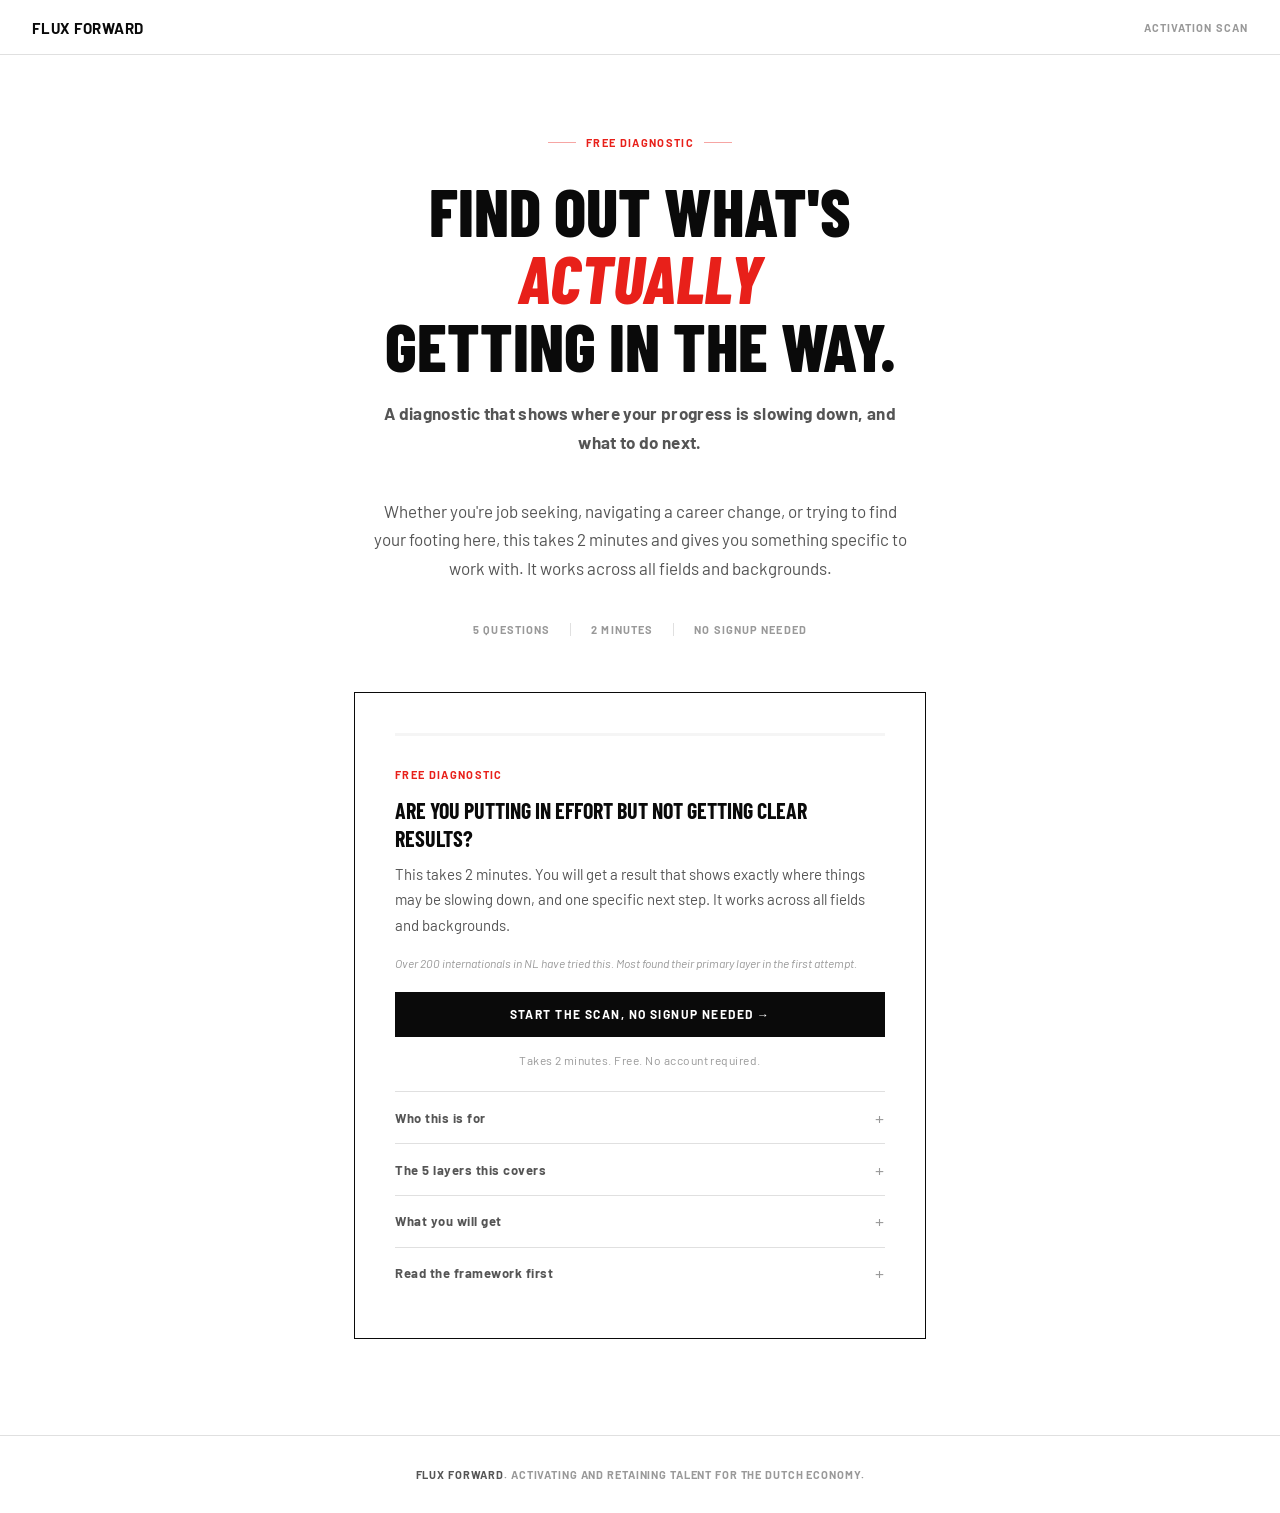
<file: activation-scan-v2-5.html>
<!DOCTYPE html>
<html lang="en">
<head>
  <meta charset="UTF-8" />
  <meta name="viewport" content="width=device-width, initial-scale=1.0" />
  <title>Activation Scan: Flux Forward</title>
  <meta name="description" content="A 2-minute diagnostic for internationals in the Netherlands. Find out which layer may be getting in the way of your progress." />
  <link rel="preconnect" href="https://fonts.googleapis.com" />
  <link rel="preconnect" href="https://fonts.gstatic.com" crossorigin />
  <link href="https://fonts.googleapis.com/css2?family=Barlow:ital,wght@0,400;0,600;0,700;1,700&family=Barlow+Condensed:wght@700;800&display=swap" rel="stylesheet" />
  <style>
    *, *::before, *::after { box-sizing: border-box; margin: 0; padding: 0; }
    :root {
      --red: #E8201A; --red-dark: #b8180f; --red-light: #fdf0ef;
      --text: #0a0a0a; --text-muted: #555; --text-hint: #999;
      --border: rgba(0,0,0,0.12); --border-strong: rgba(0,0,0,0.25);
      --bg: #fff; --bg-off: #f5f5f5;
      --green: #117a3f; --green-light: #eef8f2;
    }
    body { font-family: 'Barlow', sans-serif; background: var(--bg); color: var(--text); min-height: 100vh; display: flex; flex-direction: column; }
    nav { padding: 1.1rem 2rem; display: flex; align-items: center; justify-content: space-between; border-bottom: 1px solid var(--border); }
    .nav-logo { text-decoration: none; }
    .logo-text { font-weight: 700; font-size: 15px; letter-spacing: 0.05em; color: var(--text); text-transform: uppercase; }
    .nav-tag { font-size: 11px; font-weight: 700; color: var(--text-hint); letter-spacing: 0.1em; text-transform: uppercase; }
    .hero { padding: 4.5rem 2rem 3.5rem; text-align: center; max-width: 720px; margin: 0 auto; }
    .hero-badge { display: inline-flex; align-items: center; gap: 10px; font-size: 11px; font-weight: 700; letter-spacing: 0.12em; text-transform: uppercase; color: var(--red); margin-bottom: 1.75rem; }
    .hero-badge::before, .hero-badge::after { content: ''; display: block; width: 28px; height: 1px; background: var(--red); opacity: 0.4; }
    .hero h1 { font-family: 'Barlow Condensed', sans-serif; font-weight: 800; font-size: clamp(2.6rem, 6.5vw, 4.2rem); line-height: 1.0; text-transform: uppercase; color: var(--text); margin-bottom: 1.25rem; }
    .hero h1 em { font-style: italic; color: var(--red); }
    .hero p { font-size: 17px; color: var(--text-muted); line-height: 1.7; max-width: 540px; margin: 0 auto 2.5rem; }
    .hero-meta { display: flex; align-items: center; justify-content: center; font-size: 11px; font-weight: 700; letter-spacing: 0.1em; text-transform: uppercase; color: var(--text-hint); }
    .hero-meta-item { padding: 0 1.25rem; }
    .hero-meta-item:not(:last-child) { border-right: 1px solid var(--border); }
    .scan-container { max-width: 620px; margin: 0 auto 6rem; padding: 0 1.5rem; width: 100%; }
    .scan-card { background: var(--bg); border: 1.5px solid var(--text); padding: 2.5rem; }
    .progress-track { height: 3px; background: var(--bg-off); margin-bottom: 0.75rem; overflow: hidden; }
    .progress-fill { height: 100%; background: var(--red); transition: width 0.5s cubic-bezier(0.4,0,0.2,1); }
    .progress-text { font-size: 11px; font-weight: 700; letter-spacing: 0.08em; text-transform: uppercase; color: var(--text-hint); margin-bottom: 2rem; }
    .step { display: none; animation: fadeUp 0.25s ease both; }
    .step.active { display: block; }
    @keyframes fadeUp { from { opacity: 0; transform: translateY(8px); } to { opacity: 1; transform: translateY(0); } }
    .step-label { font-size: 11px; font-weight: 700; letter-spacing: 0.12em; text-transform: uppercase; color: var(--red); margin-bottom: 1rem; }
    .question-text { font-family: 'Barlow Condensed', sans-serif; font-weight: 700; font-size: 22px; line-height: 1.25; color: var(--text); margin-bottom: 0.6rem; text-transform: uppercase; }
    .question-context { font-size: 13px; color: var(--text-hint); font-style: italic; line-height: 1.6; margin-bottom: 1.5rem; border-left: 2px solid var(--border); padding-left: 0.75rem; }
    .choice-wrap { display: flex; flex-direction: column; gap: 8px; margin-bottom: 2rem; }
    .choice-option { display: flex; align-items: flex-start; gap: 14px; padding: 14px 16px; border: 1px solid var(--border); cursor: pointer; transition: border-color 0.12s, background 0.12s; background: var(--bg); user-select: none; }
    .choice-option:hover { border-color: var(--text); background: var(--bg-off); }
    .choice-option.selected { border-color: var(--red); background: var(--red-light); }
    .choice-dot { width: 18px; height: 18px; border-radius: 50%; border: 1.5px solid var(--border-strong); flex-shrink: 0; display: flex; align-items: center; justify-content: center; transition: all 0.12s; margin-top: 1px; }
    .choice-option.selected .choice-dot { background: var(--red); border-color: var(--red); }
    .choice-inner { width: 7px; height: 7px; border-radius: 50%; background: white; opacity: 0; transition: opacity 0.12s; }
    .choice-option.selected .choice-inner { opacity: 1; }
    .choice-text { font-size: 14px; color: var(--text); line-height: 1.5; }
    .preview-intro { font-size: 16px; color: var(--text-muted); line-height: 1.75; margin-bottom: 2rem; }
    .preview-what { margin-bottom: 2rem; }
    .preview-what-title { font-size: 11px; font-weight: 700; letter-spacing: 0.1em; text-transform: uppercase; color: var(--text-hint); margin-bottom: 1rem; }
    .layer-preview-item { display: flex; gap: 14px; padding: 12px 0; border-bottom: 1px solid var(--border); align-items: flex-start; }
    .layer-preview-item:last-child { border-bottom: none; }
    .layer-preview-num { font-size: 11px; font-weight: 700; color: var(--red); width: 18px; flex-shrink: 0; padding-top: 2px; }
    .layer-preview-name { font-size: 14px; font-weight: 700; color: var(--text); margin-bottom: 2px; }
    .layer-preview-desc { font-size: 13px; color: var(--text-muted); line-height: 1.5; }
    .preview-output { border-left: 3px solid var(--text); padding: 1rem 1rem 1rem 1.25rem; background: var(--bg-off); margin-bottom: 2rem; }
    .preview-output-title { font-size: 11px; font-weight: 700; letter-spacing: 0.08em; text-transform: uppercase; color: var(--text-hint); margin-bottom: 0.5rem; }
    .preview-output-list { font-size: 14px; color: var(--text-muted); line-height: 1.8; padding-left: 1rem; }
    .preview-read-more { font-size: 13px; color: var(--text-muted); line-height: 1.6; margin-bottom: 2rem; }
    .preview-read-more a { color: var(--red); text-decoration: none; }
    .preview-read-more a:hover { text-decoration: underline; }
    .field { margin-bottom: 1.1rem; }
    .field label { display: block; font-size: 11px; font-weight: 700; letter-spacing: 0.1em; text-transform: uppercase; color: var(--text-muted); margin-bottom: 6px; }
    .field input[type="text"], .field input[type="email"] { width: 100%; padding: 12px 14px; border: 1px solid var(--border-strong); font-size: 15px; font-family: 'Barlow', sans-serif; background: var(--bg); color: var(--text); outline: none; transition: border-color 0.12s; }
    .field input:focus { border-color: var(--text); }
    .gdpr-note { font-size: 12px; color: var(--text-hint); line-height: 1.6; margin-bottom: 1.5rem; }
    .gdpr-note a { color: var(--text-hint); text-decoration: underline; }
    .btn-primary, .btn-secondary { width: 100%; padding: 15px; border: none; font-size: 12px; font-weight: 700; font-family: 'Barlow', sans-serif; letter-spacing: 0.12em; text-transform: uppercase; cursor: pointer; transition: background 0.12s, transform 0.1s, color 0.12s; }
    .btn-primary { background: var(--text); color: white; }
    .btn-primary:disabled { background: #ccc; cursor: not-allowed; }
    .btn-primary:not(:disabled):hover { background: var(--red); }
    .btn-primary:not(:disabled):active, .btn-secondary:active, .btn-cta:active { transform: scale(0.99); }
    .btn-secondary { background: white; color: var(--text); border: 1px solid var(--border-strong); }
    .btn-secondary:hover { background: var(--bg-off); }
    .btn-row { display: grid; grid-template-columns: 1fr 1fr; gap: 0.75rem; }
    .email-capture { border: 1.5px solid var(--text); padding: 1.5rem; margin-bottom: 1.5rem; background: var(--bg-off); }
    .email-capture-title { font-family: 'Barlow Condensed', sans-serif; font-weight: 800; font-size: 20px; text-transform: uppercase; color: var(--text); margin-bottom: 0.4rem; }
    .email-capture-sub { font-size: 13px; color: var(--text-muted); line-height: 1.6; margin-bottom: 1.25rem; }
    .email-capture-success { font-size: 14px; color: var(--green); font-weight: 600; padding: 0.75rem 0; display: none; }
    .result-eyebrow { font-size: 11px; font-weight: 700; letter-spacing: 0.12em; text-transform: uppercase; color: var(--red); margin-bottom: 0.75rem; }
    .result-title { font-family: 'Barlow Condensed', sans-serif; font-weight: 800; font-size: 30px; line-height: 1.1; color: var(--text); text-transform: uppercase; margin-bottom: 1rem; }
    .result-desc { font-size: 15px; color: var(--text-muted); line-height: 1.75; margin-bottom: 1.5rem; }
    .insight-box { border-left: 3px solid var(--red); padding: 1.25rem 1.25rem 1.25rem 1.5rem; background: var(--red-light); margin-bottom: 1rem; }
    .insight-label { font-size: 11px; font-weight: 700; letter-spacing: 0.1em; text-transform: uppercase; color: var(--red-dark); margin-bottom: 7px; }
    .insight-text { font-size: 14px; color: #5a1410; line-height: 1.7; }
    .next-box { border-left: 3px solid var(--green); padding: 1.25rem 1.25rem 1.25rem 1.5rem; background: var(--green-light); margin-bottom: 1.5rem; }
    .next-label { font-size: 11px; font-weight: 700; letter-spacing: 0.1em; text-transform: uppercase; color: var(--green); margin-bottom: 7px; }
    .next-text { font-size: 14px; color: #0d5a2f; line-height: 1.7; }
    .all-layers { margin-bottom: 1.5rem; }
    .all-layers-title { font-size: 11px; font-weight: 700; letter-spacing: 0.1em; text-transform: uppercase; color: var(--text-hint); margin-bottom: 0.75rem; }
    .layer-row { display: flex; align-items: center; gap: 12px; padding: 8px 0; border-bottom: 1px solid var(--border); }
    .layer-row:last-child { border-bottom: none; }
    .layer-row-name { font-size: 13px; font-weight: 600; color: var(--text); flex: 1; }
    .layer-bar-wrap { width: 120px; height: 6px; background: var(--bg-off); border: 1px solid var(--border); }
    .layer-bar-fill { height: 100%; background: var(--red); transition: width 0.6s ease; }
    .layer-bar-fill.low { background: #ccc; }
    .layer-score-label { font-size: 11px; font-weight: 700; color: var(--text-hint); width: 60px; text-align: right; text-transform: uppercase; letter-spacing: 0.05em; }
    .secondary-section { margin-bottom: 1.5rem; }
    .secondary-title { font-size: 11px; font-weight: 700; letter-spacing: 0.1em; text-transform: uppercase; color: var(--text-hint); margin-bottom: 1rem; }
    .secondary-layer { border: 1px solid var(--border); padding: 1rem 1.25rem; margin-bottom: 0.5rem; }
    .secondary-layer-name { font-size: 12px; font-weight: 700; letter-spacing: 0.06em; text-transform: uppercase; color: var(--text-muted); margin-bottom: 4px; }
    .secondary-layer-text { font-size: 13px; color: var(--text-muted); line-height: 1.6; }
    .accuracy-box { border: 1px solid var(--border); padding: 1.25rem; margin-bottom: 1.5rem; background: var(--bg-off); }
    .accuracy-title { font-size: 13px; font-weight: 700; color: var(--text); margin-bottom: 0.5rem; }
    .accuracy-sub { font-size: 13px; color: var(--text-muted); line-height: 1.6; margin-bottom: 0.75rem; }
    .accuracy-link { font-size: 13px; color: var(--red); text-decoration: none; font-weight: 600; }
    .accuracy-link:hover { text-decoration: underline; }
    .divider { height: 1px; background: var(--border); margin: 2rem 0; }
    .btn-inline { display: block; width: 100%; padding: 14px 16px; background: white; color: var(--text); border: 1px solid var(--border-strong); font-size: 12px; font-weight: 700; font-family: 'Barlow', sans-serif; letter-spacing: 0.1em; text-transform: uppercase; text-align: center; text-decoration: none; cursor: pointer; transition: background 0.12s; margin-bottom: 2rem; }
    .btn-inline:hover { background: var(--bg-off); }
    .cta-title { font-family: 'Barlow Condensed', sans-serif; font-weight: 800; font-size: 26px; text-transform: uppercase; color: var(--text); margin-bottom: 0.5rem; }
    .cta-sub { font-size: 14px; color: var(--text-muted); line-height: 1.65; margin-bottom: 1.25rem; }
    .btn-cta { display: block; width: 100%; padding: 16px; background: var(--red); color: white; border: none; font-size: 12px; font-weight: 700; font-family: 'Barlow', sans-serif; letter-spacing: 0.12em; text-transform: uppercase; text-align: center; text-decoration: none; cursor: pointer; transition: background 0.12s, transform 0.1s; }
    .btn-cta:hover { background: var(--red-dark); }
    .minor-links { margin-top: 1rem; display: flex; flex-direction: column; gap: 0.5rem; }
    .minor-link { font-size: 13px; color: var(--text-muted); text-decoration: none; }
    .minor-link:hover { color: var(--red); }

    /* GUIDED ACTIVATION LAYER */
    .guided-layer { animation: fadeUp 0.3s ease both; }
    .guided-intro { font-size: 15px; color: var(--text-muted); line-height: 1.7; margin-bottom: 1.5rem; }
    .guided-question { font-family: 'Barlow Condensed', sans-serif; font-weight: 700; font-size: 20px; line-height: 1.25; color: var(--text); margin-bottom: 1.5rem; text-transform: uppercase; }
    .guided-choices { display: flex; flex-direction: column; gap: 8px; margin-bottom: 2rem; }
    .guided-choice { display: flex; align-items: flex-start; gap: 14px; padding: 14px 16px; border: 1px solid var(--border); cursor: pointer; transition: border-color 0.12s, background 0.12s; background: var(--bg); user-select: none; }
    .guided-choice:hover { border-color: var(--text); background: var(--bg-off); }
    .guided-choice.selected { border-color: var(--red); background: var(--red-light); }
    .guided-choice-dot { width: 18px; height: 18px; border-radius: 50%; border: 1.5px solid var(--border-strong); flex-shrink: 0; display: flex; align-items: center; justify-content: center; transition: all 0.12s; margin-top: 2px; }
    .guided-choice.selected .guided-choice-dot { background: var(--red); border-color: var(--red); }
    .guided-choice-dot-inner { width: 7px; height: 7px; border-radius: 50%; background: white; opacity: 0; transition: opacity 0.12s; }
    .guided-choice.selected .guided-choice-dot-inner { opacity: 1; }
    .guided-choice-text { font-size: 14px; color: var(--text); line-height: 1.5; }
    .guided-response { display: none; animation: fadeUp 0.3s ease both; }
    .guided-response.visible { display: block; }
    .guided-interpretation { border-left: 3px solid var(--text); padding: 1.25rem 1.25rem 1.25rem 1.5rem; background: var(--bg-off); margin-bottom: 1rem; }
    .guided-interpretation-label { font-size: 11px; font-weight: 700; letter-spacing: 0.1em; text-transform: uppercase; color: var(--text-hint); margin-bottom: 7px; }
    .guided-interpretation-text { font-size: 14px; color: var(--text-muted); line-height: 1.7; }
    .guided-next { border-left: 3px solid var(--green); padding: 1.25rem 1.25rem 1.25rem 1.5rem; background: var(--green-light); margin-bottom: 1.5rem; }
    .guided-next-label { font-size: 11px; font-weight: 700; letter-spacing: 0.1em; text-transform: uppercase; color: var(--green); margin-bottom: 7px; }
    .guided-next-text { font-size: 14px; color: #0d5a2f; line-height: 1.7; }
    .guided-support { border: 1px solid var(--border); padding: 1.25rem; background: var(--bg-off); margin-bottom: 1.5rem; }
    .guided-support-text { font-size: 13px; color: var(--text-muted); line-height: 1.6; margin-bottom: 0.75rem; }
    .guided-support-link { font-size: 13px; color: var(--red); text-decoration: none; font-weight: 600; }
    .guided-support-link:hover { text-decoration: underline; }
    .guided-back { font-size: 12px; font-weight: 700; letter-spacing: 0.08em; text-transform: uppercase; color: var(--text-muted); cursor: pointer; background: none; border: none; padding: 0; margin-bottom: 1.5rem; font-family: 'Barlow', sans-serif; }
    .guided-back:hover { color: var(--red); }
    .guided-separator { height: 1px; background: var(--border); margin: 2rem 0; }
    .guided-entry { border: 1.5px solid var(--text); padding: 1.5rem; margin-top: 2rem; }
    .guided-entry-label { font-size: 11px; font-weight: 700; letter-spacing: 0.12em; text-transform: uppercase; color: var(--red); margin-bottom: 0.75rem; }
    .guided-entry-title { font-family: 'Barlow Condensed', sans-serif; font-weight: 800; font-size: 20px; text-transform: uppercase; color: var(--text); margin-bottom: 0.5rem; }
    .guided-entry-sub { font-size: 14px; color: var(--text-muted); line-height: 1.6; margin-bottom: 1.25rem; }

    /* HERO SUBTITLE */
    .hero-subtitle { font-size: 14px; font-weight: 700; color: var(--text-muted); letter-spacing: 0.02em; margin-bottom: 1rem; }

    /* PREVIEW V2.5 */
    .preview-action-block { margin-bottom: 1.5rem; }
    .preview-tagline { font-size: 15px; color: var(--text-muted); line-height: 1.7; margin-bottom: 1rem; }
    .preview-stats-line { font-size: 12px; color: var(--text-hint); line-height: 1.5; margin-bottom: 1.25rem; font-style: italic; }
    .preview-reassurance { font-size: 12px; color: var(--text-hint); text-align: center; letter-spacing: 0.04em; }

    /* ACCORDION */
    .accordion-section { border-top: 1px solid var(--border); }
    .accordion-toggle { width: 100%; display: flex; align-items: center; justify-content: space-between; padding: 0.9rem 0; background: none; border: none; cursor: pointer; font-family: 'Barlow', sans-serif; font-size: 13px; font-weight: 700; color: var(--text-muted); letter-spacing: 0.04em; text-align: left; transition: color 0.12s; }
    .accordion-toggle:hover { color: var(--red); }
    .accordion-icon { font-size: 18px; font-weight: 400; color: var(--text-hint); flex-shrink: 0; transition: transform 0.2s; }
    .accordion-icon.open { transform: rotate(45deg); color: var(--red); }
    .accordion-body { padding: 0 0 1rem 0; color: var(--text-muted); font-size: 14px; line-height: 1.7; animation: fadeUp 0.2s ease both; }
    .accordion-link { display: block; font-size: 13px; color: var(--red); text-decoration: none; font-weight: 600; padding: 4px 0; }
    .accordion-link:hover { text-decoration: underline; }

    /* TOOLTIP */
    .tooltip-wrap { position: relative; display: inline-flex; align-items: center; gap: 4px; }
    .tooltip-icon { width: 14px; height: 14px; border-radius: 50%; background: var(--bg-off); border: 1px solid var(--border-strong); color: var(--text-hint); font-size: 9px; font-weight: 700; display: inline-flex; align-items: center; justify-content: center; cursor: help; flex-shrink: 0; }
    .tooltip-popup { display: none; position: absolute; bottom: calc(100% + 6px); left: 50%; transform: translateX(-50%); background: var(--text); color: white; font-size: 12px; line-height: 1.5; padding: 8px 12px; width: 220px; z-index: 10; pointer-events: none; font-weight: 400; }
    .tooltip-popup::after { content: ''; position: absolute; top: 100%; left: 50%; transform: translateX(-50%); border: 5px solid transparent; border-top-color: var(--text); }
    .tooltip-wrap:hover .tooltip-popup, .tooltip-wrap:focus-within .tooltip-popup { display: block; }

    /* FIELD-AGNOSTIC NOTE */
    .field-agnostic-note { font-size: 11px; color: var(--text-hint); font-style: italic; margin-bottom: 1.5rem; padding: 6px 10px; background: var(--bg-off); border-left: 2px solid var(--border); }

    /* CTA SOFTENER */
    .cta-softener { font-size: 13px; color: var(--text-muted); line-height: 1.6; margin-bottom: 1rem; font-style: italic; }

    footer { margin-top: auto; padding: 2rem; text-align: center; font-size: 11px; font-weight: 700; letter-spacing: 0.08em; text-transform: uppercase; color: var(--text-hint); border-top: 1px solid var(--border); }
    footer a { color: var(--text-muted); text-decoration: none; }
    footer a:hover { color: var(--red); }
    @media (max-width: 600px) {
      .scan-card { padding: 1.75rem 1.25rem; }
      .hero { padding: 3rem 1.5rem 2rem; }
      .hero-meta { flex-wrap: wrap; }
      .hero-meta-item { border: none !important; padding: 0.25rem 0.75rem; }
      .btn-row { grid-template-columns: 1fr; }
      .layer-bar-wrap { width: 80px; }
    }
  </style>
</head>
<body>

<nav>
  <a href="https://fluxforward.world" class="nav-logo"><span class="logo-text">Flux Forward</span></a>
  <span class="nav-tag">Activation Scan</span>
</nav>

<div class="hero">
  <div class="hero-badge">Free diagnostic</div>
  <h1>Find out what's <em>actually</em><br>getting in the way.</h1>
  <p class="hero-subtitle">A diagnostic that shows where your progress is slowing down, and what to do next.</p>
  <p>Whether you're job seeking, navigating a career change, or trying to find your footing here, this takes 2 minutes and gives you something specific to work with. It works across all fields and backgrounds.</p>
  <div class="hero-meta">
    <span class="hero-meta-item">5 questions</span>
    <span class="hero-meta-item">2 minutes</span>
    <span class="hero-meta-item">No signup needed</span>
  </div>
</div>

<div class="scan-container">
  <div class="scan-card">
    <div class="progress-track"><div class="progress-fill" id="progress" style="width:0%"></div></div>
    <div class="progress-text" id="progress-text"></div>

    <!-- STEP 0: PREVIEW V2.5 -->
    <div class="step active" id="step-0">
      <div class="preview-action-block">
        <div class="step-label">Free diagnostic</div>
        <div class="question-text">Are you putting in effort but not getting clear results?</div>
        <p class="preview-tagline">This takes 2 minutes. You will get a result that shows exactly where things may be slowing down, and one specific next step. It works across all fields and backgrounds.</p>
        <div class="preview-stats-line">Over 200 internationals in NL have tried this. Most found their primary layer in the first attempt.</div>
        <button class="btn-primary" onclick="goNext(0)" style="margin-bottom:1rem;">Start the scan, no signup needed →</button>
        <div class="preview-reassurance">Takes 2 minutes. Free. No account required.</div>
      </div>

      <div class="accordion-section">
        <button class="accordion-toggle" onclick="toggleAccordion('acc-for')">
          <span>Who this is for</span>
          <span class="accordion-icon" id="acc-for-icon">+</span>
        </button>
        <div class="accordion-body" id="acc-for" style="display:none;">
          <p>Internationals in the Netherlands navigating an active transition: job seeking, changing careers, or trying to find your footing here. It applies to any field and any background. The transition looks different for everyone, whether you arrived last year or five years ago.</p>
          <p style="margin-top:0.75rem;color:var(--text-hint);font-size:13px;">If you are settled and things are flowing well, this scan may not give you much. But if something feels stuck or unclear, it usually shows up here.</p>
        </div>
      </div>

      <div class="accordion-section">
        <button class="accordion-toggle" onclick="toggleAccordion('acc-layers')">
          <span>The 5 layers this covers</span>
          <span class="accordion-icon" id="acc-layers-icon">+</span>
        </button>
        <div class="accordion-body" id="acc-layers" style="display:none;">
          <div class="layer-preview-item"><div class="layer-preview-num">1</div><div><div class="layer-preview-name">Priority Confusion</div><div class="layer-preview-desc">Too many directions at once, no clear decision structure.</div></div></div>
          <div class="layer-preview-item"><div class="layer-preview-num">2</div><div><div class="layer-preview-name">System Blindness</div><div class="layer-preview-desc">The system is still partly invisible. Effort lands in the obvious places but not always the effective ones.</div></div></div>
          <div class="layer-preview-item"><div class="layer-preview-num">3</div><div><div class="layer-preview-name">Positioning Collapse</div><div class="layer-preview-desc">Your experience is real, but it is not landing clearly in this context.</div></div></div>
          <div class="layer-preview-item"><div class="layer-preview-num">4</div><div><div class="layer-preview-name">Execution Fragmentation</div><div class="layer-preview-desc">Effort is spread too wide to build traction. Each week starts from zero.</div></div></div>
          <div class="layer-preview-item" style="border-bottom:none;"><div class="layer-preview-num">5</div><div><div class="layer-preview-name">Capacity Breakdown</div><div class="layer-preview-desc">Capacity has quietly dropped. Pushing harder is making things harder, not better.</div></div></div>
        </div>
      </div>

      <div class="accordion-section">
        <button class="accordion-toggle" onclick="toggleAccordion('acc-get')">
          <span>What you will get</span>
          <span class="accordion-icon" id="acc-get-icon">+</span>
        </button>
        <div class="accordion-body" id="acc-get" style="display:none;">
          <ul style="padding-left:1.1rem;color:var(--text-muted);font-size:14px;line-height:2;">
            <li>Your primary layer with a full explanation</li>
            <li>A visual picture of all 5 layers</li>
            <li>A guided step to find your specific situation</li>
            <li>One concrete next step</li>
            <li>Option to save your result by email</li>
          </ul>
        </div>
      </div>

      <div class="accordion-section">
        <button class="accordion-toggle" onclick="toggleAccordion('acc-read')">
          <span>Read the framework first</span>
          <span class="accordion-icon" id="acc-read-icon">+</span>
        </button>
        <div class="accordion-body" id="acc-read" style="display:none;">
          <a href="https://blog.fluxforward.world/p/youre-not-stuck-youre-misdiagnosed" target="_blank" class="accordion-link">You are not stuck. You are misdiagnosed. →</a>
          <a href="https://blog.fluxforward.world/p/how-activation-actually-happens" target="_blank" class="accordion-link">How activation actually happens. →</a>
        </div>
      </div>
    </div>

    <!-- STEP 1: Priority Confusion -->
    <div class="step" id="step-1">
      <div class="step-label">Question 1 of 5</div>
      <div class="question-text">In the past two weeks, how many different directions have you actively been pursuing at the same time?</div>
      <div class="question-context">Many people arrive in the Netherlands with a clear goal, then find the context shifts what's possible or desirable. This question looks at whether that's created a decision gap.</div>
      <div class="field-agnostic-note">These questions are field-agnostic. They apply regardless of your professional background, industry, or how long you have been in NL.</div>
      <div class="choice-wrap" id="choices-1"></div>
      <div class="btn-row">
        <button class="btn-secondary" onclick="goBack(1)">← Back</button>
        <button class="btn-primary" id="btn-1" onclick="goNext(1)" disabled>Next →</button>
      </div>
    </div>

    <!-- STEP 2: System Blindness -->
    <div class="step" id="step-2">
      <div class="step-label">Question 2 of 5</div>
      <div class="question-text">When you think about your last 5 opportunities or conversations. How did most of them come about?</div>
      <div class="question-context">The Dutch job market has a visible layer and an invisible one. Most people start with what they can see. This question checks whether the invisible part is still unclear.</div>
      <div class="field-agnostic-note">These questions are field-agnostic. They apply regardless of your professional background, industry, or how long you have been in NL.</div>
      <div class="choice-wrap" id="choices-2"></div>
      <div class="btn-row">
        <button class="btn-secondary" onclick="goBack(2)">← Back</button>
        <button class="btn-primary" id="btn-2" onclick="goNext(2)" disabled>Next →</button>
      </div>
    </div>

    <!-- STEP 3: Positioning Collapse -->
    <div class="step" id="step-3">
      <div class="step-label">Question 3 of 5</div>
      <div class="question-text">When someone asks what you do or what you're looking for here. What usually happens?</div>
      <div class="question-context">Moving countries often creates a translation gap, not in language, but in how your value is read. Strong experience doesn't automatically land the same way in a new context.</div>
      <div class="field-agnostic-note">These questions are field-agnostic. They apply regardless of your professional background, industry, or how long you have been in NL.</div>
      <div class="choice-wrap" id="choices-3"></div>
      <div class="btn-row">
        <button class="btn-secondary" onclick="goBack(3)">← Back</button>
        <button class="btn-primary" id="btn-3" onclick="goNext(3)" disabled>Next →</button>
      </div>
    </div>

    <!-- STEP 4: Execution Fragmentation -->
    <div class="step" id="step-4">
      <div class="step-label">Question 4 of 5</div>
      <div class="question-text">Looking at last week. Which of these best describes how you spent your energy?</div>
      <div class="question-context">Activity and progress are not the same thing. This question looks at whether your effort is concentrated enough to create a loop, or spread too wide to compound.</div>
      <div class="field-agnostic-note">These questions are field-agnostic. They apply regardless of your professional background, industry, or how long you have been in NL.</div>
      <div class="choice-wrap" id="choices-4"></div>
      <div class="btn-row">
        <button class="btn-secondary" onclick="goBack(4)">← Back</button>
        <button class="btn-primary" id="btn-4" onclick="goNext(4)" disabled>Next →</button>
      </div>
    </div>

    <!-- STEP 5: Capacity Breakdown -->
    <div class="step" id="step-5">
      <div class="step-label">Question 5 of 5</div>
      <div class="question-text">When you think about the next step you know you should take. What gets in the way most often?</div>
      <div class="question-context">Long transitions quietly deplete capacity. This isn't a character issue. It's a system issue. When capacity drops, more pressure usually creates more friction, not more progress.</div>
      <div class="field-agnostic-note">These questions are field-agnostic. They apply regardless of your professional background, industry, or how long you have been in NL.</div>
      <div class="choice-wrap" id="choices-5"></div>
      <div class="btn-row">
        <button class="btn-secondary" onclick="goBack(5)">← Back</button>
        <button class="btn-primary" id="btn-5" onclick="goNext(5)" disabled>See my result →</button>
      </div>
    </div>

    <!-- RESULT -->
    <div class="step" id="step-result">
      <div class="result-eyebrow" id="r-eyebrow">Your primary layer</div>
      <div class="result-title" id="r-title"></div>
      <div class="result-desc" id="r-desc"></div>
      <div class="insight-box">
        <div class="insight-label">What this means</div>
        <div class="insight-text" id="r-insight"></div>
      </div>
      <div class="next-box">
        <div class="next-label">What to focus on next</div>
        <div class="next-text" id="r-next"></div>
      </div>
      <div class="divider"></div>
      <div class="all-layers" id="r-all-layers">
        <div class="all-layers-title">Your full picture</div>
        <div id="all-layers-list"></div>
      </div>
      <div class="secondary-section" id="r-secondary" style="display:none">
        <div class="secondary-title">Other layers worth noting</div>
        <div id="r-secondary-list"></div>
      </div>
      <div class="divider"></div>
      <div class="accuracy-box">
        <div class="accuracy-title">Does this feel accurate to you?</div>
        <div class="accuracy-sub">Results are based on 5 questions. They're a starting point, not a full picture. If something doesn't land, we'd like to know. You can reply directly or book a call to go deeper.</div>
        <a class="accuracy-link" href="mailto:hi@fluxforward.world?subject=Activation Scan feedback">Share your thoughts →</a>
      </div>

      <div class="guided-entry" id="guided-entry-block">
        <div class="guided-entry-label">Go deeper</div>
        <div class="guided-entry-title">Let's make this more concrete.</div>
        <div class="guided-entry-sub">Your result is a starting point. These next questions help you find the specific situation that fits yours, and give you one clear action to take.</div>
        <button class="btn-primary" onclick="startGuidedLayer()">Find my specific situation →</button>
      </div>

      <!-- GUIDED LAYER -->
      <div class="guided-layer" id="guided-layer" style="display:none;">
        <div class="guided-separator"></div>
        <button class="guided-back" onclick="hideGuidedLayer()">← Back to result</button>
        <div class="step-label" id="guided-layer-label">Going deeper</div>
        <div class="guided-question" id="guided-question-text"></div>
        <div class="guided-choices" id="guided-choices-list"></div>
        <div class="guided-response" id="guided-response">
          <div class="guided-interpretation">
            <div class="guided-interpretation-label">What this usually means</div>
            <div class="guided-interpretation-text" id="guided-interp-text"></div>
          </div>
          <div class="guided-next">
            <div class="guided-next-label">Your next step</div>
            <div class="guided-next-text" id="guided-next-text"></div>
          </div>
          <div class="guided-support" id="guided-support-block">
            <div class="guided-support-text" id="guided-support-text"></div>
            <a class="guided-support-link" href="https://calendly.com/flux-forward/activation-scan-call" target="_blank">Book a free Activation Scan call →</a>
          </div>
        </div>
      </div>

      <div class="email-capture" id="email-capture-block">
        <div class="email-capture-title">Save your result</div>
        <div class="email-capture-sub">Enter your email and we'll keep a copy so you can follow up later.</div>
        <div class="field"><label>First name</label><input type="text" id="fname" placeholder="Your name" oninput="checkEmail()" /></div>
        <div class="field"><label>Email address</label><input type="email" id="email" placeholder="you@example.com" oninput="checkEmail()" /></div>
        <div class="field" style="flex-direction:row;align-items:flex-start;gap:10px;display:flex;">
          <input type="checkbox" id="newsletter" style="margin-top:3px;width:16px;height:16px;flex-shrink:0;accent-color:var(--red);cursor:pointer;" />
          <label for="newsletter" style="font-size:13px;color:var(--text-muted);line-height:1.5;cursor:pointer;text-transform:none;letter-spacing:0;">Keep me updated with insights and resources for internationals in the Netherlands.</label>
        </div>
        <div class="gdpr-note">Your data is stored securely via Formspree and used only to send your result and, if you opt in, occasional updates from Flux Forward. We never share it with third parties. You can request deletion at any time by emailing <a href="mailto:hi@fluxforward.world">hi@fluxforward.world</a>.</div>
        <button class="btn-primary" id="btn-save" onclick="saveResult()" disabled style="margin-bottom:0.75rem;">Save my result →</button>
        <div class="email-capture-success" id="save-success">Saved. We'll be in touch if useful.</div>
        <button class="btn-secondary" onclick="skipSave()" style="font-size:11px;padding:10px;margin-top:0.5rem;">No thanks, skip this</button>
      </div>
      <div id="post-save-block" style="display:none;">
        <button class="btn-inline" onclick="copyResult()">Copy result summary</button>
      </div>
      <p class="cta-softener">For most people in this layer, one conversation is enough to identify that one path and finally stop the loop.</p>
      <div class="cta-title" id="cta-title">Want help making this practical?</div>
      <div class="cta-sub" id="cta-sub">Book a free 15-minute Activation Scan call. We’ll go through your result together and give you one clear next step.</div>
      <a class="btn-cta" id="cta-btn" href="https://calendly.com/flux-forward/activation-scan-call" target="_blank">Book your free Activation Scan →</a>
      <div class="minor-links">
        <a class="minor-link" href="https://blog.fluxforward.world/p/youre-not-stuck-youre-misdiagnosed" target="_blank">Read: You're not stuck. You're misdiagnosed. →</a>
        <a class="minor-link" href="https://blog.fluxforward.world/p/how-activation-actually-happens" target="_blank">Read: How activation actually happens. →</a>
      </div>
    </div>

  </div>
</div>

<footer>
  <p><a href="https://fluxforward.world">Flux Forward</a>. Activating and retaining talent for the Dutch economy.</p>
</footer>

<script>
  // Each question: array of {text, layer_index, score}
  // layer_index: 0=Priority, 1=System, 2=Positioning, 3=Execution, 4=Capacity
  const questions = [
    {
      choices: [
        { text: "Just one, clearly defined", layer: 0, score: 1 },
        { text: "Two or three, with some overlap", layer: 0, score: 2 },
        { text: "Four or more, hard to keep track", layer: 0, score: 4 },
        { text: "I'm not sure. It changes week to week", layer: 0, score: 5 }
      ]
    },
    {
      choices: [
        { text: "Mostly through platforms I searched (LinkedIn, job boards)", layer: 1, score: 5 },
        { text: "A mix of platforms and people I already knew", layer: 1, score: 3 },
        { text: "Mostly through people who reached out or referred me", layer: 1, score: 1 },
        { text: "I haven't had many opportunities or conversations recently", layer: 1, score: 4 }
      ]
    },
    {
      choices: [
        { text: "I explain it clearly and they get it quickly", layer: 2, score: 1 },
        { text: "I explain it but often get vague or uncertain reactions", layer: 2, score: 3 },
        { text: "I struggle to find the right framing for this context", layer: 2, score: 5 },
        { text: "I tend to give different answers depending on who's asking", layer: 2, score: 4 }
      ]
    },
    {
      choices: [
        { text: "Focused on one clear track with consistent actions", layer: 3, score: 1 },
        { text: "Split across 2–3 things, some progress on each", layer: 3, score: 2 },
        { text: "Spread across many things, hard to point to clear progress", layer: 3, score: 5 },
        { text: "Mostly reactive, responding to things as they came up", layer: 3, score: 4 }
      ]
    },
    {
      choices: [
        { text: "Nothing much. I usually follow through", layer: 4, score: 1 },
        { text: "Uncertainty about whether it's the right step", layer: 0, score: 3 },
        { text: "Low energy or motivation to start", layer: 4, score: 5 },
        { text: "Too many competing priorities pulling me elsewhere", layer: 3, score: 4 }
      ]
    }
  ];

  const layers = [
    { name:"Priority Confusion", title:"You're spread across too many directions.", desc:"You have motivation and capacity, but no clear decision structure guiding your next move. When everything feels equally important, nothing moves forward. This is not about lacking ambition.", insight:"The issue is hierarchy, not effort. If everything matters at once, your energy keeps leaking across options instead of concentrating on one.", next:"Pick one path, one geography, and one timeframe first. Don't solve the whole future at once. Force one real trade-off so your effort can finally land somewhere.", shortDesc:"Energy spread across too many options without a clear decision structure." },
    { name:"System Blindness", title:"You can't fully navigate a system you can't yet see.", desc:"You're working hard on the visible parts of the market: job boards, LinkedIn, applications. But a lot of real movement happens in the less visible parts: referrals, informal networks, and understanding how things actually work here.", insight:"The problem is not that you're inactive. It's that the system is still partly invisible to you, so your effort is landing in the obvious places but not always in the effective ones.", next:"Don't just apply more. Spend time learning how opportunities actually move in your field here. One useful conversation or referral path can matter more than ten extra applications.", shortDesc:"The system is still partly invisible, so effort lands in the obvious places but not always the effective ones." },
    { name:"Positioning Collapse", title:"Your experience isn't landing the way you intend.", desc:"Your background is real, but after migration, the way it's understood by the market has shifted. You may be using language that's too broad, too generic, or hard to read in this context.", insight:"This is not a skills problem. It's a clarity problem. If people can't quickly understand what you bring, your real value stays invisible, even when you're in the room.", next:"Sharpen how you explain your direction, your experience, and your impact. Start with one thing: your headline, your About, or one experience section. Make it easier to understand in under a minute.", shortDesc:"Your value is real but not reading clearly in this context." },
    { name:"Execution Fragmentation", title:"You're active, but nothing is compounding.", desc:"You are doing things. You are trying. But your effort is spread across too many directions, and without a repeatable loop, momentum can't build. Each week feels like starting over.", insight:"The issue is not laziness. It's fragmentation. When your effort is scattered across multiple tracks, nothing accumulates and nothing compounds.", next:"Reduce the number of moving parts. Choose one focus, one loop, and one priority for the next two weeks. Progress builds when it is concentrated, not when it is spread wide.", shortDesc:"Effort is spread too wide to build traction. Each week starts from zero." },
    { name:"Capacity Breakdown", title:"Your system is running low on fuel.", desc:"After months of pressure, uncertainty, and setbacks, your ability to keep pushing has quietly dropped. At this stage, trying harder often backfires. It leads to rushed decisions and deeper fatigue.", insight:"What looks like lack of discipline may actually be depleted capacity. If your system is overloaded, forcing more effort usually creates more friction, not more progress.", next:"Stabilize first. Protect sleep, reduce noise, and stop treating recovery as a reward. Getting your energy back is not a distraction from progress. It is the base for it.", shortDesc:"Capacity has quietly dropped. Pushing harder is making things harder, not better." }
  ];

  // scores per layer
  const layerScores = [0, 0, 0, 0, 0];
  const selectedChoices = [null, null, null, null, null];
  let currentStep = 0;
  let resultData = null;
  let secondaryLayers = [];

  // Build choice UIs
  for (let q = 1; q <= 5; q++) {
    const wrap = document.getElementById('choices-' + q);
    questions[q-1].choices.forEach((choice, ci) => {
      const el = document.createElement('div');
      el.className = 'choice-option';
      el.innerHTML = '<div class="choice-dot"><div class="choice-inner"></div></div><div class="choice-text">' + choice.text + '</div>';
      el.addEventListener('click', () => {
        wrap.querySelectorAll('.choice-option').forEach(o => o.classList.remove('selected'));
        el.classList.add('selected');
        selectedChoices[q-1] = ci;
        document.getElementById('btn-' + q).disabled = false;
      });
      wrap.appendChild(el);
    });
  }

  function computeScores() {
    layerScores.fill(0);
    for (let q = 0; q < 5; q++) {
      const ci = selectedChoices[q];
      if (ci === null) continue;
      const choice = questions[q].choices[ci];
      layerScores[choice.layer] += choice.score;
    }
  }

  function toggleAccordion(id) {
    const body = document.getElementById(id);
    const icon = document.getElementById(id + '-icon');
    if (!body) return;
    const isOpen = body.style.display !== 'none';
    body.style.display = isOpen ? 'none' : 'block';
    if (icon) {
      icon.textContent = isOpen ? '+' : '-';
      if (isOpen) icon.classList.remove('open');
      else icon.classList.add('open');
    }
  }

  function makeTooltipName(name, desc) {
    return '<span class="tooltip-wrap">' + name + '<span class="tooltip-icon">?</span><span class="tooltip-popup">' + desc + '</span></span>';
  }

  function updateProgress(step) {
    currentStep = step;
    const pct = step >= 6 ? 100 : Math.round((step / 6) * 100);
    document.getElementById('progress').style.width = pct + '%';
    const labels = ['', 'Question 1 of 5', 'Question 2 of 5', 'Question 3 of 5', 'Question 4 of 5', 'Question 5 of 5', 'Result ready'];
    document.getElementById('progress-text').textContent = labels[step] || '';
  }

  function checkEmail() {
    const name = document.getElementById('fname').value.trim();
    const email = document.getElementById('email').value.trim();
    document.getElementById('btn-save').disabled = !(name.length > 0 && /^[^\s@]+@[^\s@]+\.[^\s@]+$/.test(email));
  }

  function goNext(from) {
    document.getElementById('step-' + from).classList.remove('active');
    if (from === 5) { showResult(); return; }
    document.getElementById('step-' + (from + 1)).classList.add('active');
    updateProgress(from + 1);
    window.scrollTo(0, 0);
  }

  function goBack(from) {
    document.getElementById('step-' + from).classList.remove('active');
    document.getElementById('step-' + (from - 1)).classList.add('active');
    updateProgress(from - 1);
    window.scrollTo(0, 0);
  }

  function getScoreLabel(score) {
    if (score === 0) return 'Not present';
    if (score <= 2) return 'Low';
    if (score <= 4) return 'Moderate';
    if (score <= 6) return 'High';
    return 'Very high';
  }

  function isLowResult(maxScore) {
    return maxScore <= 2;
  }

  function showResult() {
    computeScores();
    const maxScore = Math.max(...layerScores);
    let primaryIdx = layerScores.indexOf(maxScore);
    resultData = { idx: primaryIdx, ...layers[primaryIdx] };

    if (isLowResult(maxScore)) {
      document.getElementById('r-eyebrow').textContent = 'Your result';
      document.getElementById('r-title').textContent = 'Things seem to be in a relatively clear place right now.';
      document.getElementById('r-desc').textContent = "Based on your answers, none of the 5 layers we track appear to be significantly blocking your progress right now. That's a good sign.";
      document.getElementById('r-insight').textContent = "This could mean things are genuinely flowing well for you, or that the friction in your situation isn't captured by these 5 layers yet. Either way, it's worth a quick conversation to see what's actually happening.";
      document.getElementById('r-next').textContent = "If you're in a good place, the next step is keeping it that way. If something does feel off but didn't show up here, a short conversation often reveals it quickly. Either way, we're happy to take a look together.";
      document.getElementById('r-all-layers').style.display = 'none';
      document.getElementById('r-secondary').style.display = 'none';
    } else {
      document.getElementById('r-title').textContent = resultData.title;
      document.getElementById('r-desc').textContent = resultData.desc;
      document.getElementById('r-insight').textContent = resultData.insight;
      document.getElementById('r-next').textContent = resultData.next;

      const allLayersList = document.getElementById('all-layers-list');
      allLayersList.innerHTML = '';
      const maxPossible = 10;
      layers.forEach((layer, i) => {
        const score = layerScores[i];
        const pct = Math.round((score / maxPossible) * 100);
        const isPrimary = i === primaryIdx;
        const row = document.createElement('div');
        row.className = 'layer-row';
        const tooltipDescs = {
          'Priority Confusion': 'Too many directions at once. Energy leaks instead of concentrating on one.',
          'System Blindness': 'The market has a visible and invisible layer. You may be working the wrong one.',
          'Positioning Collapse': 'Your value is real but not reading clearly in this context.',
          'Execution Fragmentation': 'Effort is spread too wide to build traction. Each week starts from zero.',
          'Capacity Breakdown': 'Capacity has dropped. More effort creates more friction, not more progress.'
        };
        row.innerHTML = '<div class="layer-row-name" style="' + (isPrimary ? 'font-weight:700;color:var(--red);' : '') + '">' + makeTooltipName(layer.name, tooltipDescs[layer.name] || '') + (isPrimary ? ' ↑' : '') + '</div><div class="layer-bar-wrap"><div class="layer-bar-fill ' + (score <= 2 ? 'low' : '') + '" style="width:' + Math.min(pct, 100) + '%"></div></div><div class="layer-score-label">' + getScoreLabel(score) + '</div>';
        allLayersList.appendChild(row);
      });

      const secondaries = layerScores.map((s, i) => ({ s, i })).filter(x => x.i !== primaryIdx && x.s >= 3);
      secondaryLayers = secondaries.map(x => layers[x.i]);
      const secondaryList = document.getElementById('r-secondary-list');
      secondaryList.innerHTML = '';
      if (secondaries.length > 0) {
        secondaries.sort((a, b) => b.s - a.s);
        secondaries.forEach(x => {
          const l = layers[x.i];
          const item = document.createElement('div');
          item.className = 'secondary-layer';
          item.innerHTML = '<div class="secondary-layer-name">' + l.name + '</div><div class="secondary-layer-text">' + l.shortDesc + '</div>';
          secondaryList.appendChild(item);
        });
        document.getElementById('r-secondary').style.display = 'block';
      }
    }

    document.getElementById('step-result').classList.add('active');
    updateProgress(6);
    window.scrollTo(0, 0);

    // Layer-specific CTA
    const ctaMessages = {
      'Priority Confusion': { title: 'Not sure which path to take?', sub: "In a free 15-minute call, we'll help you cut through the options and identify one clear direction to commit to." },
      'System Blindness': { title: 'The system is still partly invisible?', sub: "In a free 15-minute call, we'll show you what's actually moving in your field here, and where to put your effort." },
      'Positioning Collapse': { title: 'Your value isn’t landing clearly?', sub: "In a free 15-minute call, we'll help you sharpen how you present yourself so the right people understand what you bring." },
      'Execution Fragmentation': { title: 'Too many things, not enough traction?', sub: "In a free 15-minute call, we'll help you pick one loop and commit to it, so effort starts compounding." },
      'Capacity Breakdown': { title: 'Running low on fuel to keep going?', sub: "In a free 15-minute call, we'll help you identify what’s draining you and what one thing would actually help right now." },
      'low_score': { title: 'Want a second opinion?', sub: "If things are going well, great. If something still feels off, a short conversation often reveals what’s actually happening." }
    };
    const layerName = resultData ? resultData.name : 'low_score';
    const ctaMsg = ctaMessages[layerName] || ctaMessages['low_score'];
    if (document.getElementById('cta-title')) document.getElementById('cta-title').textContent = ctaMsg.title;
    if (document.getElementById('cta-sub')) document.getElementById('cta-sub').textContent = ctaMsg.sub;

    try {
      localStorage.setItem('ff_scan_v25_result'
, JSON.stringify({ primaryLayer: resultData ? resultData.name : 'low_score', layerScores, savedAt: new Date().toISOString() }));
    } catch(e) {}
  }

  async function saveResult() {
    const name = document.getElementById('fname').value.trim();
    const email = document.getElementById('email').value.trim();
    if (!name || !email) return;
    try {
      await fetch('https://formspree.io/f/xaqabvgd', {
        method: 'POST',
        headers: { 'Content-Type': 'application/json', 'Accept': 'application/json' },
        body: JSON.stringify({
          name, email,
          source: 'Activation Scan V2.5',
          newsletter: document.getElementById('newsletter').checked ? 'yes' : 'no',
          primary_layer: resultData ? resultData.name : 'low_score',
          primary_title: resultData ? resultData.title : '',
          primary_next: resultData ? resultData.next : '',
          secondary_layers: secondaryLayers.map(l => l.name).join(', '),
          score_priority_confusion: layerScores[0],
          score_system_blindness: layerScores[1],
          score_positioning: layerScores[2],
          score_execution: layerScores[3],
          score_capacity: layerScores[4]
        })
      });
    } catch(e) { console.log('Formspree error:', e); }
    document.getElementById('save-success').style.display = 'block';
    document.getElementById('btn-save').disabled = true;
    setTimeout(() => {
      document.getElementById('email-capture-block').style.display = 'none';
      document.getElementById('post-save-block').style.display = 'block';
    }, 1500);
  }

  function skipSave() {
    document.getElementById('email-capture-block').style.display = 'none';
    document.getElementById('post-save-block').style.display = 'block';
  }

  function buildSummary() {
    if (!resultData) return 'No strong layer identified.';
    let s = 'Primary layer: ' + resultData.name + '\n\n' + resultData.title + '\n\n' + resultData.desc + '\n\nWhat this means: ' + resultData.insight + '\n\nWhat to focus on next: ' + resultData.next;
    if (secondaryLayers.length > 0) s += '\n\nOther layers worth noting: ' + secondaryLayers.map(l => l.name).join(', ');
    return s;
  }

  async function copyResult() {
    try {
      await navigator.clipboard.writeText(buildSummary());
      alert('Result copied to clipboard.');
    } catch(e) { alert('Could not copy automatically.'); }
  }

  // =====================
  // GUIDED ACTIVATION LAYER DATA
  // =====================
  const guidedData = {
    'Priority Confusion': {
      question: 'When it comes to figuring out what to focus on, which of these feels closest?',
      support: 'If the options still feel equally heavy, a short conversation usually cuts through it fast.',
      situations: [
        {
          text: 'I have too many options and cannot commit to one.',
          interp: 'The issue is not that your options are bad. It is that without a decision structure, every option stays equally valid forever. The longer you hold all of them open, the more energy leaks across all of them without anything moving forward.',
          next: 'Write your top three options on paper. For each one, answer one question: "If I committed to this for the next 30 days, what would I do tomorrow?" The option with the clearest answer is probably your starting point.'
        },
        {
          text: 'I know what I want, but I am not sure it is realistic here.',
          interp: 'This is less about confusion and more about confidence in the local context. You have direction, but you are holding back because you are not sure the market will respond. That uncertainty often leads to hedging, which makes you less visible for the thing you actually want.',
          next: 'Test it before concluding it is not viable. Apply for one role or reach out to one person in that direction this week. Real signal from the market is more useful than more time spent weighing it in your head.'
        },
        {
          text: 'I keep switching between options depending on how each week goes.',
          interp: 'When your direction changes with each piece of feedback or rejection, it is usually a sign that you have not committed to a direction yet. You are still testing which one feels safest. The result is that nothing compounds, and each week feels like starting over.',
          next: 'Pick one direction for the next two weeks and do not change it regardless of what happens. Not because it is definitely right, but because consistency is what creates the data you need to actually evaluate it.'
        },
        {
          text: 'I feel pressure to make the right decision, so I keep delaying.',
          interp: 'The search for the right decision is often what prevents any decision. In practice, most directions become clearer through movement than through analysis. The cost of staying still is usually higher than the cost of starting in a slightly imperfect direction.',
          next: 'Give yourself a deadline: by the end of this week, you will commit to one direction for the next month. Not forever. Just long enough to actually see what happens.'
        },
        {
          text: 'I am not sure what I actually want anymore.',
          interp: 'This sometimes happens after a long period of uncertainty or adaptation. The original goal got blurred by the pressures of the transition itself. What you wanted before you arrived may no longer fit who you have become here, and that gap has not been named yet.',
          next: 'Set aside the question of what is realistic for a moment. Write down what you would pursue if you knew it would work. That answer often reveals what you actually want, which is a better starting point than what feels safe right now.'
        }
      ]
    },
    'System Blindness': {
      question: 'When it comes to understanding how things actually work here, which of these feels closest?',
      support: 'If the system still feels unclear, a conversation can help map what is actually relevant in your specific field.',
      situations: [
        {
          text: 'I apply regularly but rarely hear back.',
          interp: 'Low response rates on applications usually point to one of two things: the application itself is not landing clearly, or the channel is not the right one. Most opportunities in the Dutch market move through networks and referrals before they ever appear on a job board. Applying more to the same channels usually does not change the outcome.',
          next: 'For your next five applications, identify one person at each company before applying. Send a short message first. Not a pitch, just a genuine question about their work. Applications that follow a real conversation get read differently.'
        },
        {
          text: 'I do not really understand how hiring works in my field here.',
          interp: 'Every field in the Netherlands has its own hiring logic. Some move almost entirely through referrals. Some rely heavily on recruitment agencies. Some have informal communities where most roles are discussed before they are posted. Without knowing the specific pattern in your field, effort tends to go into the most visible channels, which are often the least effective.',
          next: 'Find two or three people working in your field here and ask them one question: "How did you get your current role?" The answers will tell you more about how the system actually works than any job board.'
        },
        {
          text: 'I am not sure who the right people are to connect with.',
          interp: 'This usually means the landscape is still unclear. You do not yet have a working map of who matters in your field, which organizations are relevant, or how roles and decisions actually flow. Building that map is not a luxury. It is what makes the rest of your effort more effective.',
          next: 'Pick one company or organization you are genuinely interested in. Spend 30 minutes mapping who works there in relevant roles. Then identify one person you could reach out to with a specific, genuine reason. One real connection in the right place is worth more than fifty applications.'
        },
        {
          text: 'I know people, but I do not know how to turn connections into opportunities.',
          interp: 'Having a network and knowing how to activate it are two different things. Most people are willing to help if they understand exactly what you are looking for. The gap is usually in how you ask, not in the relationships themselves.',
          next: 'Reach out to one person you already know this week. Be specific: tell them exactly what kind of role or conversation you are looking for, and ask if they know anyone worth talking to. Vague requests get vague responses. Specific requests get real ones.'
        },
        {
          text: 'I feel like I am on the outside of something but I cannot quite see what it is.',
          interp: 'That feeling usually points to the invisible layer of the market. There are communities, conversations, and informal networks where things actually move, and they are not always easy to find from the outside. Being on the outside is not permanent, but it does require deliberate steps to get in.',
          next: 'Find one community, event, or group in your field in the Netherlands and show up consistently for the next month. Not to pitch yourself, just to become a familiar presence. Familiarity is what opens the invisible layer.'
        }
      ]
    },
    'Positioning Collapse': {
      question: 'When it comes to explaining your background here, which of these feels closest?',
      support: 'If this still feels unclear, a short conversation usually makes it concrete fast.',
      situations: [
        {
          text: 'I know what I have done, but I do not know how to frame it for this market.',
          interp: 'Your experience is real and solid. The issue is translation, not of language, but of context. What made sense in your previous environment does not automatically carry the same weight here. The market needs a different signal.',
          next: 'Pick one role or direction you are actually pursuing. Rewrite your LinkedIn headline as if you are speaking directly to someone hiring for that specific role, not summarizing your career. One clear signal lands better than a complete picture.'
        },
        {
          text: 'I get different reactions depending on who I am talking to.',
          interp: 'Inconsistent reactions usually mean your positioning is not anchored yet. You are adjusting your story based on the audience, which creates noise. When the message changes, the market cannot build a clear picture of you.',
          next: 'Write one version of your story that you use consistently, regardless of who is asking. It does not need to cover everything. It needs to be clear enough that the other person could explain what you do to someone else.'
        },
        {
          text: 'I feel like I am applying below my level, just to stay in the game.',
          interp: 'This usually happens when your actual level is not visible in how you present yourself. You are compensating for a translation gap by lowering the target, but that often makes things worse, not better. Employers see a lower-level candidate, not someone adapting.',
          next: 'Look at your most recent application. Does it reflect what you actually bring, or a safer version of it? One specific rewrite, a cover letter, a LinkedIn summary, one job application, is enough to test whether the gap is in the presentation, not the profile.'
        },
        {
          text: 'I am not sure what kind of role or direction I should be positioning myself for here.',
          interp: 'This sits at the edge of Positioning Collapse and Priority Confusion. Without a clear direction, positioning becomes impossible. You cannot present yourself clearly if you do not know what you are presenting for. The issue is not how you are seen. It is that you have not yet decided what you want to be seen as.',
          next: 'Before rewriting anything, pick one direction to test for the next two weeks. Apply as if that is the direction. See what comes back. Positioning clarity often comes from testing, not from thinking it through in isolation.'
        },
        {
          text: 'People seem interested in me, but conversations do not go anywhere.',
          interp: 'Interest without conversion usually points to a gap between first impression and depth. You are visible enough to get attention, but something in the follow-through does not confirm what the first impression suggested. This can be about how you explain your value in conversation, not just on paper.',
          next: 'After your next conversation that does not progress, send a short follow-up that makes your direction and value explicit in one or two sentences. Not a pitch, just clarity. "I am specifically looking for X because Y." This removes ambiguity and often unlocks the next step.'
        }
      ]
    },
    'Execution Fragmentation': {
      question: 'When it comes to making progress consistently, which of these feels closest?',
      support: 'If things keep fragmenting, a short conversation can help identify what is actually breaking the loop.',
      situations: [
        {
          text: 'I am doing a lot but nothing seems to compound.',
          interp: 'When effort does not accumulate, it is usually because each action is isolated. Applying here, networking there, exploring something else over there. Without a repeatable loop connecting those actions, each week starts from zero. The problem is not the volume of effort. It is the structure around it.',
          next: 'Define one loop for the next two weeks: one target area, one action per day, one metric to track. It does not need to be perfect. It needs to be consistent enough that this week\'s effort builds on last week\'s.'
        },
        {
          text: 'I start things but have trouble following through.',
          interp: 'Inconsistent follow-through usually points to one of two things: too many tracks running at once, or a mismatch between what you are doing and what you actually want. When direction is unclear, motivation to execute drops. When focus is scattered, completion rate drops. Both look the same from the outside.',
          next: 'Look at the last three things you started but did not finish. Was the issue energy, direction, or competing priorities? The pattern usually reveals which one to solve first.'
        },
        {
          text: 'I am not sure where to put my energy first.',
          interp: 'This is Execution Fragmentation meeting Priority Confusion. Without a clear hierarchy, every action feels equally optional. The result is scattered effort that does not move anything forward fast enough to create visible progress.',
          next: 'Write down everything you are currently working on. Pick the one thing that, if it moved forward this week, would make the most difference. Do that one thing first tomorrow, before anything else. Sequence matters more than volume.'
        },
        {
          text: 'I am reactive, responding to things as they come instead of driving a clear direction.',
          interp: 'A reactive mode usually develops after a long period of uncertainty. When things feel out of control, responding to what arrives feels safer than committing to a direction that might not work. But reactive effort rarely compounds. It keeps you busy without moving you forward.',
          next: 'Before checking messages or emails tomorrow morning, write down the one thing you want to have done by the end of the day. Do that first. One proactive action before the reactive mode kicks in is enough to start shifting the pattern.'
        },
        {
          text: 'I make progress for a while, then it falls apart.',
          interp: 'Progress that cannot sustain itself usually means the system depends too much on motivation rather than structure. Good weeks happen when you feel ready. Bad weeks happen when you do not. The goal is to build a loop that runs even on the bad weeks, because those are the weeks that actually matter.',
          next: 'Design your minimum viable week. What is the smallest set of actions that, if you did only those, would still count as forward movement? That is your floor. When things get hard, you do not skip the week. You do the floor.'
        }
      ]
    },
    'Capacity Breakdown': {
      question: 'When it comes to keeping going, which of these feels closest?',
      support: 'If things feel too heavy to move right now, we are happy to think through it together without pressure.',
      situations: [
        {
          text: 'I am exhausted and I do not know how to recover.',
          interp: 'When exhaustion reaches this point, the usual advice to push harder or try a new strategy usually backfires. The system is already overloaded. More input creates more friction, not more progress. Recovery at this stage is not a break from the work. It is the work.',
          next: 'For the next three days, remove one thing from your daily list. Not permanently. Just for three days. Notice what happens to your energy. Capacity recovery starts with reduction, not addition.'
        },
        {
          text: 'I know what to do, but I cannot seem to make myself do it.',
          interp: 'This gap between knowing and doing is often a sign of depleted capacity, not lack of motivation. When the system is overloaded, executive function drops. Starting becomes harder. The tasks feel heavier than they are. This is not a discipline problem. It is a resource problem.',
          next: 'Make the next step smaller. Not "apply for three jobs today" but "open the job board." Not "write my LinkedIn About section" but "open LinkedIn." Lowering the activation threshold is how you restart movement when capacity is low.'
        },
        {
          text: 'Every setback hits harder than it used to.',
          interp: 'When rejection or silence lands heavier than it should, it usually means the emotional buffer has been depleted. After months of pressure, the same setback hits differently. That is not weakness. It is a sign the system needs replenishment.',
          next: 'Identify one thing outside the job search or transition that reliably gives you energy. Not rest, but something that actively restores. Schedule it this week, not as a reward, but as maintenance.'
        },
        {
          text: 'I feel pressure to keep moving even though I am running on empty.',
          interp: 'The pressure to keep going often comes from outside expectations, visa timelines, or the fear that stopping means falling behind. But continuing at low capacity usually produces lower-quality output and more mistakes. A short deliberate pause usually produces better results than sustained low-quality effort.',
          next: 'Give yourself permission to slow down for one week. Not stop, but reduce the pace intentionally. Define what "slower but still moving" looks like for you, and do that instead of pushing through.'
        },
        {
          text: 'I am not sure if I am burned out or just stuck.',
          interp: 'The difference matters. Being stuck usually means the strategy needs adjustment. Being burned out means the system needs recovery first, before any strategy change will help. The clearest signal: if the thought of working on your situation feels heavy even on a good day, that is capacity. If it feels heavy only after a hard week, that is more likely to be strategy.',
          next: 'Take one full day this week completely away from anything related to your transition. No applications, no LinkedIn, no planning. After that day, notice how it feels to think about it again. If it feels lighter, the issue is pace. If it still feels heavy, the issue is capacity and it needs more deliberate attention.'
        }
      ]
    },
    'low_score': {
      question: 'Based on your answers, things seem to be in a relatively clear place. Which of these feels most accurate?',
      support: 'If you are curious what is actually happening, we are happy to take a look together.',
      situations: [
        {
          text: 'Things are genuinely going well right now.',
          interp: 'Good. The scan is designed to surface friction, and in your case it did not find much. That is useful information in itself.',
          next: 'The main task now is keeping the momentum. One thing that helps: write down what is working. Not to celebrate, but to make the pattern visible so you can protect it when things get harder.'
        },
        {
          text: 'Something feels off, but I could not find it in the questions.',
          interp: 'The scan covers 5 layers based on patterns we have seen across many internationals. But it does not cover everything. Sometimes the friction is more specific, more personal, or sits between layers. That is not a failure of the scan. It is just the limit of a short diagnostic.',
          next: 'A short conversation usually reveals what the scan could not. Bring this result and describe what feels off. That is often enough to find it quickly.'
        }
      ]
    }
  };

  let guidedLayerName = null;
  let guidedSelectedIdx = null;

  function startGuidedLayer() {
    const layerName = resultData ? resultData.name : 'low_score';
    guidedLayerName = layerName;
    guidedSelectedIdx = null;

    const data = guidedData[layerName] || guidedData['low_score'];

    document.getElementById('guided-entry-block').style.display = 'none';
    const guidedLayer = document.getElementById('guided-layer');
    guidedLayer.style.display = 'block';

    document.getElementById('guided-layer-label').textContent = layerName === 'low_score' ? 'Going deeper' : 'Going deeper: ' + layerName;
    document.getElementById('guided-question-text').textContent = data.question;

    const choicesList = document.getElementById('guided-choices-list');
    choicesList.innerHTML = '';
    data.situations.forEach((sit, idx) => {
      const el = document.createElement('div');
      el.className = 'guided-choice';
      el.innerHTML = '<div class="guided-choice-dot"><div class="guided-choice-dot-inner"></div></div><div class="guided-choice-text">' + sit.text + '</div>';
      el.addEventListener('click', () => {
        choicesList.querySelectorAll('.guided-choice').forEach(o => o.classList.remove('selected'));
        el.classList.add('selected');
        guidedSelectedIdx = idx;
        showGuidedResponse(layerName, idx);
      });
      choicesList.appendChild(el);
    });

    document.getElementById('guided-response').classList.remove('visible');
    window.scrollTo(0, document.getElementById('guided-layer').offsetTop - 20);
  }

  function showGuidedResponse(layerName, idx) {
    const data = guidedData[layerName];
    const sit = data.situations[idx];

    document.getElementById('guided-interp-text').textContent = sit.interp;
    document.getElementById('guided-next-text').textContent = sit.next;
    document.getElementById('guided-support-text').textContent = data.support;

    const response = document.getElementById('guided-response');
    response.classList.add('visible');
    setTimeout(() => {
      response.scrollIntoView({ behavior: 'smooth', block: 'start' });
    }, 100);
  }

  function hideGuidedLayer() {
    document.getElementById('guided-layer').style.display = 'none';
    document.getElementById('guided-entry-block').style.display = 'block';
    window.scrollTo(0, document.getElementById('guided-entry-block').offsetTop - 20);
  }


  updateProgress(0);
</script>
</body>
</html>
</file>
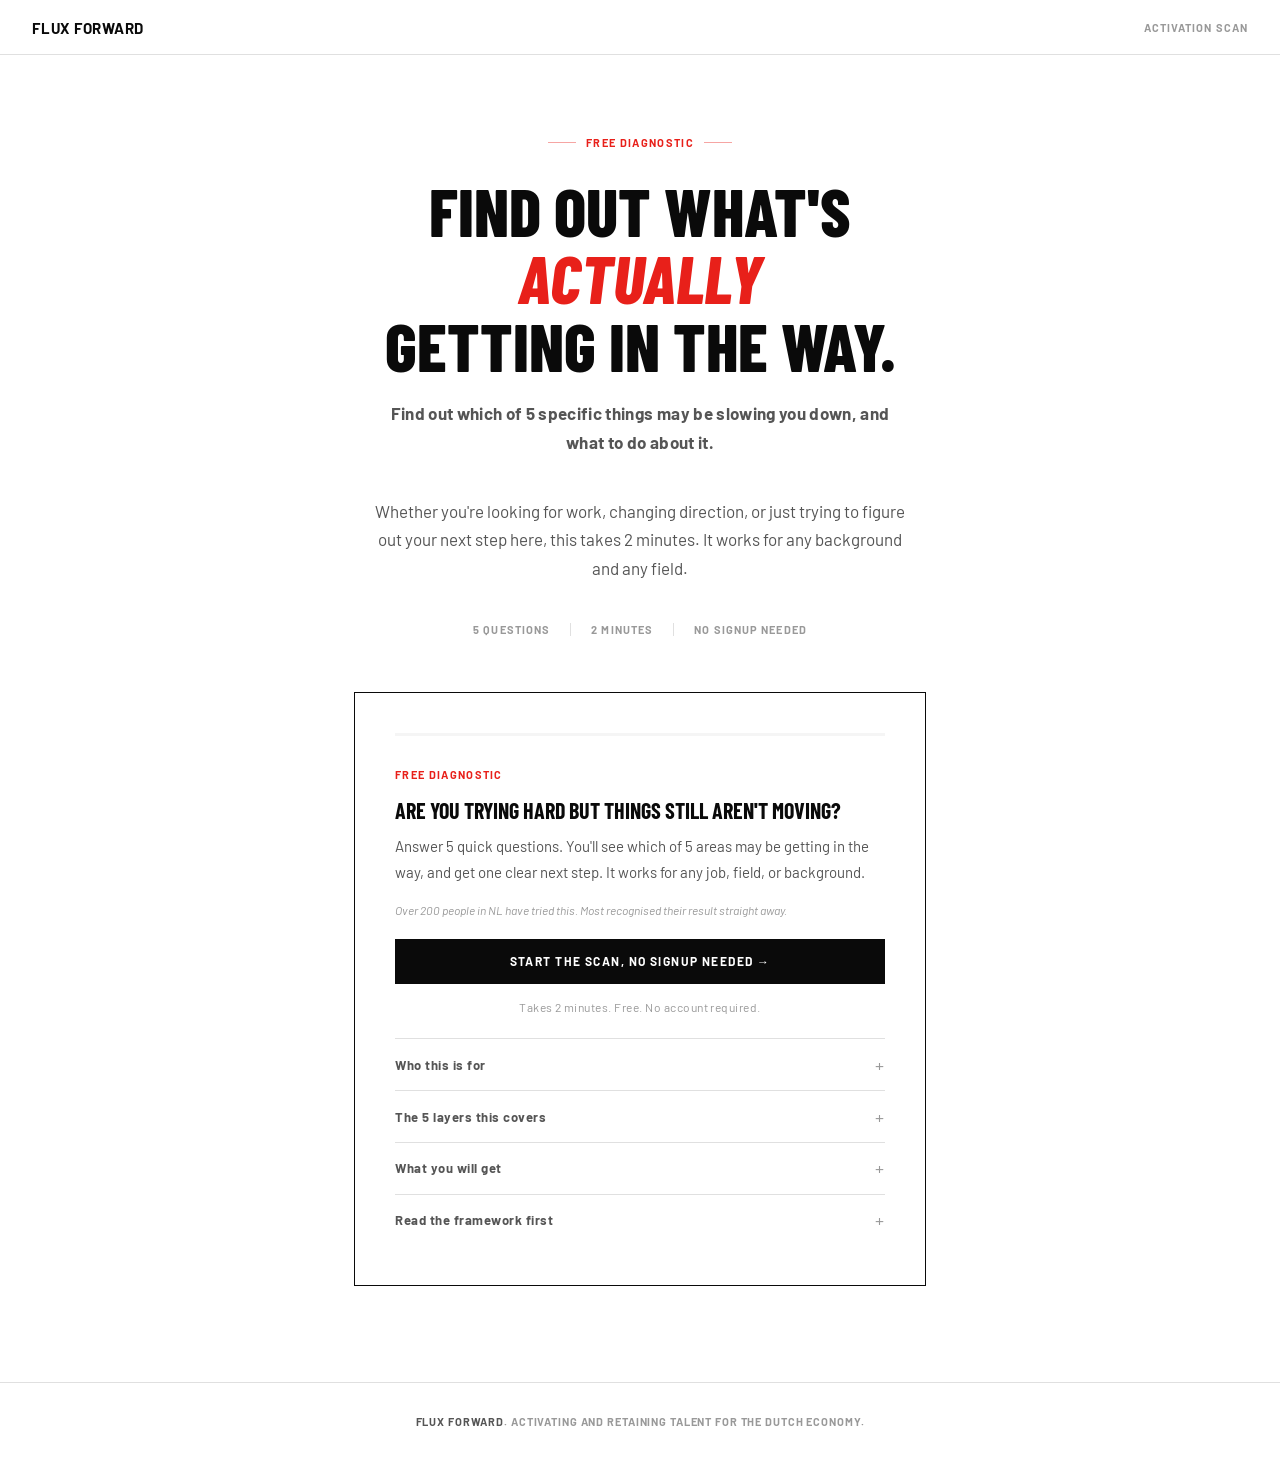
<file: activation-scan-v2-6.html>
<!DOCTYPE html>
<html lang="en">
<head>
  <meta charset="UTF-8" />
  <meta name="viewport" content="width=device-width, initial-scale=1.0" />
  <title>Activation Scan: Flux Forward</title>
  <meta name="description" content="A 2-minute diagnostic for internationals in the Netherlands. Find out which layer may be getting in the way of your progress." />
  <link rel="preconnect" href="https://fonts.googleapis.com" />
  <link rel="preconnect" href="https://fonts.gstatic.com" crossorigin />
  <link href="https://fonts.googleapis.com/css2?family=Barlow:ital,wght@0,400;0,600;0,700;1,700&family=Barlow+Condensed:wght@700;800&display=swap" rel="stylesheet" />
  <style>
    *, *::before, *::after { box-sizing: border-box; margin: 0; padding: 0; }
    :root {
      --red: #E8201A; --red-dark: #b8180f; --red-light: #fdf0ef;
      --text: #0a0a0a; --text-muted: #555; --text-hint: #999;
      --border: rgba(0,0,0,0.12); --border-strong: rgba(0,0,0,0.25);
      --bg: #fff; --bg-off: #f5f5f5;
      --green: #117a3f; --green-light: #eef8f2;
    }
    body { font-family: 'Barlow', sans-serif; background: var(--bg); color: var(--text); min-height: 100vh; display: flex; flex-direction: column; }
    nav { padding: 1.1rem 2rem; display: flex; align-items: center; justify-content: space-between; border-bottom: 1px solid var(--border); }
    .nav-logo { text-decoration: none; }
    .logo-text { font-weight: 700; font-size: 15px; letter-spacing: 0.05em; color: var(--text); text-transform: uppercase; }
    .nav-tag { font-size: 11px; font-weight: 700; color: var(--text-hint); letter-spacing: 0.1em; text-transform: uppercase; }
    .hero { padding: 4.5rem 2rem 3.5rem; text-align: center; max-width: 720px; margin: 0 auto; }
    .hero-badge { display: inline-flex; align-items: center; gap: 10px; font-size: 11px; font-weight: 700; letter-spacing: 0.12em; text-transform: uppercase; color: var(--red); margin-bottom: 1.75rem; }
    .hero-badge::before, .hero-badge::after { content: ''; display: block; width: 28px; height: 1px; background: var(--red); opacity: 0.4; }
    .hero h1 { font-family: 'Barlow Condensed', sans-serif; font-weight: 800; font-size: clamp(2.6rem, 6.5vw, 4.2rem); line-height: 1.0; text-transform: uppercase; color: var(--text); margin-bottom: 1.25rem; }
    .hero h1 em { font-style: italic; color: var(--red); }
    .hero p { font-size: 17px; color: var(--text-muted); line-height: 1.7; max-width: 540px; margin: 0 auto 2.5rem; }
    .hero-meta { display: flex; align-items: center; justify-content: center; font-size: 11px; font-weight: 700; letter-spacing: 0.1em; text-transform: uppercase; color: var(--text-hint); }
    .hero-meta-item { padding: 0 1.25rem; }
    .hero-meta-item:not(:last-child) { border-right: 1px solid var(--border); }
    .scan-container { max-width: 620px; margin: 0 auto 6rem; padding: 0 1.5rem; width: 100%; }
    .scan-card { background: var(--bg); border: 1.5px solid var(--text); padding: 2.5rem; }
    .progress-track { height: 3px; background: var(--bg-off); margin-bottom: 0.75rem; overflow: hidden; }
    .progress-fill { height: 100%; background: var(--red); transition: width 0.5s cubic-bezier(0.4,0,0.2,1); }
    .progress-text { font-size: 11px; font-weight: 700; letter-spacing: 0.08em; text-transform: uppercase; color: var(--text-hint); margin-bottom: 2rem; }
    .step { display: none; animation: fadeUp 0.25s ease both; }
    .step.active { display: block; }
    @keyframes fadeUp { from { opacity: 0; transform: translateY(8px); } to { opacity: 1; transform: translateY(0); } }
    .step-label { font-size: 11px; font-weight: 700; letter-spacing: 0.12em; text-transform: uppercase; color: var(--red); margin-bottom: 1rem; }
    .question-text { font-family: 'Barlow Condensed', sans-serif; font-weight: 700; font-size: 22px; line-height: 1.25; color: var(--text); margin-bottom: 0.6rem; text-transform: uppercase; }
    .question-context { font-size: 13px; color: var(--text-hint); font-style: italic; line-height: 1.6; margin-bottom: 1.5rem; border-left: 2px solid var(--border); padding-left: 0.75rem; }
    .choice-wrap { display: flex; flex-direction: column; gap: 8px; margin-bottom: 2rem; }
    .choice-option { display: flex; align-items: flex-start; gap: 14px; padding: 14px 16px; border: 1px solid var(--border); cursor: pointer; transition: border-color 0.12s, background 0.12s; background: var(--bg); user-select: none; }
    .choice-option:hover { border-color: var(--text); background: var(--bg-off); }
    .choice-option.selected { border-color: var(--red); background: var(--red-light); }
    .choice-dot { width: 18px; height: 18px; border-radius: 50%; border: 1.5px solid var(--border-strong); flex-shrink: 0; display: flex; align-items: center; justify-content: center; transition: all 0.12s; margin-top: 1px; }
    .choice-option.selected .choice-dot { background: var(--red); border-color: var(--red); }
    .choice-inner { width: 7px; height: 7px; border-radius: 50%; background: white; opacity: 0; transition: opacity 0.12s; }
    .choice-option.selected .choice-inner { opacity: 1; }
    .choice-text { font-size: 14px; color: var(--text); line-height: 1.5; }
    .preview-intro { font-size: 16px; color: var(--text-muted); line-height: 1.75; margin-bottom: 2rem; }
    .preview-what { margin-bottom: 2rem; }
    .preview-what-title { font-size: 11px; font-weight: 700; letter-spacing: 0.1em; text-transform: uppercase; color: var(--text-hint); margin-bottom: 1rem; }
    .layer-preview-item { display: flex; gap: 14px; padding: 12px 0; border-bottom: 1px solid var(--border); align-items: flex-start; }
    .layer-preview-item:last-child { border-bottom: none; }
    .layer-preview-num { font-size: 11px; font-weight: 700; color: var(--red); width: 18px; flex-shrink: 0; padding-top: 2px; }
    .layer-preview-name { font-size: 14px; font-weight: 700; color: var(--text); margin-bottom: 2px; }
    .layer-preview-desc { font-size: 13px; color: var(--text-muted); line-height: 1.5; }
    .preview-output { border-left: 3px solid var(--text); padding: 1rem 1rem 1rem 1.25rem; background: var(--bg-off); margin-bottom: 2rem; }
    .preview-output-title { font-size: 11px; font-weight: 700; letter-spacing: 0.08em; text-transform: uppercase; color: var(--text-hint); margin-bottom: 0.5rem; }
    .preview-output-list { font-size: 14px; color: var(--text-muted); line-height: 1.8; padding-left: 1rem; }
    .preview-read-more { font-size: 13px; color: var(--text-muted); line-height: 1.6; margin-bottom: 2rem; }
    .preview-read-more a { color: var(--red); text-decoration: none; }
    .preview-read-more a:hover { text-decoration: underline; }
    .field { margin-bottom: 1.1rem; }
    .field label { display: block; font-size: 11px; font-weight: 700; letter-spacing: 0.1em; text-transform: uppercase; color: var(--text-muted); margin-bottom: 6px; }
    .field input[type="text"], .field input[type="email"] { width: 100%; padding: 12px 14px; border: 1px solid var(--border-strong); font-size: 15px; font-family: 'Barlow', sans-serif; background: var(--bg); color: var(--text); outline: none; transition: border-color 0.12s; }
    .field input:focus { border-color: var(--text); }
    .gdpr-note { font-size: 12px; color: var(--text-hint); line-height: 1.6; margin-bottom: 1.5rem; }
    .gdpr-note a { color: var(--text-hint); text-decoration: underline; }
    .btn-primary, .btn-secondary { width: 100%; padding: 15px; border: none; font-size: 12px; font-weight: 700; font-family: 'Barlow', sans-serif; letter-spacing: 0.12em; text-transform: uppercase; cursor: pointer; transition: background 0.12s, transform 0.1s, color 0.12s; }
    .btn-primary { background: var(--text); color: white; }
    .btn-primary:disabled { background: #ccc; cursor: not-allowed; }
    .btn-primary:not(:disabled):hover { background: var(--red); }
    .btn-primary:not(:disabled):active, .btn-secondary:active, .btn-cta:active { transform: scale(0.99); }
    .btn-secondary { background: white; color: var(--text); border: 1px solid var(--border-strong); }
    .btn-secondary:hover { background: var(--bg-off); }
    .btn-row { display: grid; grid-template-columns: 1fr 1fr; gap: 0.75rem; }
    .email-capture { border: 1.5px solid var(--text); padding: 1.5rem; margin-bottom: 1.5rem; background: var(--bg-off); }
    .email-capture-title { font-family: 'Barlow Condensed', sans-serif; font-weight: 800; font-size: 20px; text-transform: uppercase; color: var(--text); margin-bottom: 0.4rem; }
    .email-capture-sub { font-size: 13px; color: var(--text-muted); line-height: 1.6; margin-bottom: 1.25rem; }
    .email-capture-success { font-size: 14px; color: var(--green); font-weight: 600; padding: 0.75rem 0; display: none; }
    .result-eyebrow { font-size: 11px; font-weight: 700; letter-spacing: 0.12em; text-transform: uppercase; color: var(--red); margin-bottom: 0.75rem; }
    .result-title { font-family: 'Barlow Condensed', sans-serif; font-weight: 800; font-size: 30px; line-height: 1.1; color: var(--text); text-transform: uppercase; margin-bottom: 1rem; }
    .result-desc { font-size: 15px; color: var(--text-muted); line-height: 1.75; margin-bottom: 1.5rem; }
    .insight-box { border-left: 3px solid var(--red); padding: 1.25rem 1.25rem 1.25rem 1.5rem; background: var(--red-light); margin-bottom: 1rem; }
    .insight-label { font-size: 11px; font-weight: 700; letter-spacing: 0.1em; text-transform: uppercase; color: var(--red-dark); margin-bottom: 7px; }
    .insight-text { font-size: 14px; color: #5a1410; line-height: 1.7; }
    .next-box { border-left: 3px solid var(--green); padding: 1.25rem 1.25rem 1.25rem 1.5rem; background: var(--green-light); margin-bottom: 1.5rem; }
    .next-label { font-size: 11px; font-weight: 700; letter-spacing: 0.1em; text-transform: uppercase; color: var(--green); margin-bottom: 7px; }
    .next-text { font-size: 14px; color: #0d5a2f; line-height: 1.7; }
    .all-layers { margin-bottom: 1.5rem; }
    .all-layers-title { font-size: 11px; font-weight: 700; letter-spacing: 0.1em; text-transform: uppercase; color: var(--text-hint); margin-bottom: 0.75rem; }
    .layer-row { display: flex; align-items: center; gap: 12px; padding: 8px 0; border-bottom: 1px solid var(--border); }
    .layer-row:last-child { border-bottom: none; }
    .layer-row-name { font-size: 13px; font-weight: 600; color: var(--text); flex: 1; }
    .layer-bar-wrap { width: 120px; height: 6px; background: var(--bg-off); border: 1px solid var(--border); }
    .layer-bar-fill { height: 100%; background: var(--red); transition: width 0.6s ease; }
    .layer-bar-fill.low { background: #ccc; }
    .layer-score-label { font-size: 11px; font-weight: 700; color: var(--text-hint); width: 60px; text-align: right; text-transform: uppercase; letter-spacing: 0.05em; }
    .secondary-section { margin-bottom: 1.5rem; }
    .secondary-title { font-size: 11px; font-weight: 700; letter-spacing: 0.1em; text-transform: uppercase; color: var(--text-hint); margin-bottom: 1rem; }
    .secondary-layer { border: 1px solid var(--border); padding: 1rem 1.25rem; margin-bottom: 0.5rem; }
    .secondary-layer-name { font-size: 12px; font-weight: 700; letter-spacing: 0.06em; text-transform: uppercase; color: var(--text-muted); margin-bottom: 4px; }
    .secondary-layer-text { font-size: 13px; color: var(--text-muted); line-height: 1.6; }
    .accuracy-box { border: 1px solid var(--border); padding: 1.25rem; margin-bottom: 1.5rem; background: var(--bg-off); }
    .accuracy-title { font-size: 13px; font-weight: 700; color: var(--text); margin-bottom: 0.5rem; }
    .accuracy-sub { font-size: 13px; color: var(--text-muted); line-height: 1.6; margin-bottom: 0.75rem; }
    .accuracy-link { font-size: 13px; color: var(--red); text-decoration: none; font-weight: 600; }
    .accuracy-link:hover { text-decoration: underline; }
    .divider { height: 1px; background: var(--border); margin: 2rem 0; }
    .btn-inline { display: block; width: 100%; padding: 14px 16px; background: white; color: var(--text); border: 1px solid var(--border-strong); font-size: 12px; font-weight: 700; font-family: 'Barlow', sans-serif; letter-spacing: 0.1em; text-transform: uppercase; text-align: center; text-decoration: none; cursor: pointer; transition: background 0.12s; margin-bottom: 2rem; }
    .btn-inline:hover { background: var(--bg-off); }
    .cta-title { font-family: 'Barlow Condensed', sans-serif; font-weight: 800; font-size: 26px; text-transform: uppercase; color: var(--text); margin-bottom: 0.5rem; }
    .cta-sub { font-size: 14px; color: var(--text-muted); line-height: 1.65; margin-bottom: 1.25rem; }
    .btn-cta { display: block; width: 100%; padding: 16px; background: var(--red); color: white; border: none; font-size: 12px; font-weight: 700; font-family: 'Barlow', sans-serif; letter-spacing: 0.12em; text-transform: uppercase; text-align: center; text-decoration: none; cursor: pointer; transition: background 0.12s, transform 0.1s; }
    .btn-cta:hover { background: var(--red-dark); }
    .minor-links { margin-top: 1rem; display: flex; flex-direction: column; gap: 0.5rem; }
    .minor-link { font-size: 13px; color: var(--text-muted); text-decoration: none; }
    .minor-link:hover { color: var(--red); }

    /* GUIDED ACTIVATION LAYER */
    .guided-layer { animation: fadeUp 0.3s ease both; }
    .guided-intro { font-size: 15px; color: var(--text-muted); line-height: 1.7; margin-bottom: 1.5rem; }
    .guided-question { font-family: 'Barlow Condensed', sans-serif; font-weight: 700; font-size: 20px; line-height: 1.25; color: var(--text); margin-bottom: 1.5rem; text-transform: uppercase; }
    .guided-choices { display: flex; flex-direction: column; gap: 8px; margin-bottom: 2rem; }
    .guided-choice { display: flex; align-items: flex-start; gap: 14px; padding: 14px 16px; border: 1px solid var(--border); cursor: pointer; transition: border-color 0.12s, background 0.12s; background: var(--bg); user-select: none; }
    .guided-choice:hover { border-color: var(--text); background: var(--bg-off); }
    .guided-choice.selected { border-color: var(--red); background: var(--red-light); }
    .guided-choice-dot { width: 18px; height: 18px; border-radius: 50%; border: 1.5px solid var(--border-strong); flex-shrink: 0; display: flex; align-items: center; justify-content: center; transition: all 0.12s; margin-top: 2px; }
    .guided-choice.selected .guided-choice-dot { background: var(--red); border-color: var(--red); }
    .guided-choice-dot-inner { width: 7px; height: 7px; border-radius: 50%; background: white; opacity: 0; transition: opacity 0.12s; }
    .guided-choice.selected .guided-choice-dot-inner { opacity: 1; }
    .guided-choice-text { font-size: 14px; color: var(--text); line-height: 1.5; }
    .guided-response { display: none; animation: fadeUp 0.3s ease both; }
    .guided-response.visible { display: block; }
    .guided-interpretation { border-left: 3px solid var(--text); padding: 1.25rem 1.25rem 1.25rem 1.5rem; background: var(--bg-off); margin-bottom: 1rem; }
    .guided-interpretation-label { font-size: 11px; font-weight: 700; letter-spacing: 0.1em; text-transform: uppercase; color: var(--text-hint); margin-bottom: 7px; }
    .guided-interpretation-text { font-size: 14px; color: var(--text-muted); line-height: 1.7; }
    .guided-next { border-left: 3px solid var(--green); padding: 1.25rem 1.25rem 1.25rem 1.5rem; background: var(--green-light); margin-bottom: 1.5rem; }
    .guided-next-label { font-size: 11px; font-weight: 700; letter-spacing: 0.1em; text-transform: uppercase; color: var(--green); margin-bottom: 7px; }
    .guided-next-text { font-size: 14px; color: #0d5a2f; line-height: 1.7; }
    .guided-support { border: 1px solid var(--border); padding: 1.25rem; background: var(--bg-off); margin-bottom: 1.5rem; }
    .guided-support-text { font-size: 13px; color: var(--text-muted); line-height: 1.6; margin-bottom: 0.75rem; }
    .guided-support-link { font-size: 13px; color: var(--red); text-decoration: none; font-weight: 600; }
    .guided-support-link:hover { text-decoration: underline; }
    .guided-back { font-size: 12px; font-weight: 700; letter-spacing: 0.08em; text-transform: uppercase; color: var(--text-muted); cursor: pointer; background: none; border: none; padding: 0; margin-bottom: 1.5rem; font-family: 'Barlow', sans-serif; }
    .guided-back:hover { color: var(--red); }
    .guided-separator { height: 1px; background: var(--border); margin: 2rem 0; }
    .guided-entry { border: 1.5px solid var(--text); padding: 1.5rem; margin-top: 2rem; }
    .guided-entry-label { font-size: 11px; font-weight: 700; letter-spacing: 0.12em; text-transform: uppercase; color: var(--red); margin-bottom: 0.75rem; }
    .guided-entry-title { font-family: 'Barlow Condensed', sans-serif; font-weight: 800; font-size: 20px; text-transform: uppercase; color: var(--text); margin-bottom: 0.5rem; }
    .guided-entry-sub { font-size: 14px; color: var(--text-muted); line-height: 1.6; margin-bottom: 1.25rem; }

    /* HERO SUBTITLE */
    .hero-subtitle { font-size: 14px; font-weight: 700; color: var(--text-muted); letter-spacing: 0.02em; margin-bottom: 1rem; }

    /* PREVIEW V2.5 */
    .preview-action-block { margin-bottom: 1.5rem; }
    .preview-tagline { font-size: 15px; color: var(--text-muted); line-height: 1.7; margin-bottom: 1rem; }
    .preview-stats-line { font-size: 12px; color: var(--text-hint); line-height: 1.5; margin-bottom: 1.25rem; font-style: italic; }
    .preview-reassurance { font-size: 12px; color: var(--text-hint); text-align: center; letter-spacing: 0.04em; }

    /* ACCORDION */
    .accordion-section { border-top: 1px solid var(--border); }
    .accordion-toggle { width: 100%; display: flex; align-items: center; justify-content: space-between; padding: 0.9rem 0; background: none; border: none; cursor: pointer; font-family: 'Barlow', sans-serif; font-size: 13px; font-weight: 700; color: var(--text-muted); letter-spacing: 0.04em; text-align: left; transition: color 0.12s; }
    .accordion-toggle:hover { color: var(--red); }
    .accordion-icon { font-size: 18px; font-weight: 400; color: var(--text-hint); flex-shrink: 0; transition: transform 0.2s; }
    .accordion-icon.open { transform: rotate(45deg); color: var(--red); }
    .accordion-body { padding: 0 0 1rem 0; color: var(--text-muted); font-size: 14px; line-height: 1.7; animation: fadeUp 0.2s ease both; }
    .accordion-link { display: block; font-size: 13px; color: var(--red); text-decoration: none; font-weight: 600; padding: 4px 0; }
    .accordion-link:hover { text-decoration: underline; }

    /* TOOLTIP */
    .tooltip-wrap { position: relative; display: inline-flex; align-items: center; gap: 4px; }
    .tooltip-icon { width: 14px; height: 14px; border-radius: 50%; background: var(--bg-off); border: 1px solid var(--border-strong); color: var(--text-hint); font-size: 9px; font-weight: 700; display: inline-flex; align-items: center; justify-content: center; cursor: help; flex-shrink: 0; }
    .tooltip-popup { display: none; position: absolute; bottom: calc(100% + 6px); left: 50%; transform: translateX(-50%); background: var(--text); color: white; font-size: 12px; line-height: 1.5; padding: 8px 12px; width: 220px; z-index: 10; pointer-events: none; font-weight: 400; }
    .tooltip-popup::after { content: ''; position: absolute; top: 100%; left: 50%; transform: translateX(-50%); border: 5px solid transparent; border-top-color: var(--text); }
    .tooltip-wrap:hover .tooltip-popup, .tooltip-wrap:focus-within .tooltip-popup { display: block; }

    /* FIELD-AGNOSTIC NOTE */
    .field-agnostic-note { font-size: 11px; color: var(--text-hint); font-style: italic; margin-bottom: 1.5rem; padding: 6px 10px; background: var(--bg-off); border-left: 2px solid var(--border); }

    /* CTA SOFTENER */
    .cta-softener { font-size: 13px; color: var(--text-muted); line-height: 1.6; margin-bottom: 1rem; font-style: italic; }

    footer { margin-top: auto; padding: 2rem; text-align: center; font-size: 11px; font-weight: 700; letter-spacing: 0.08em; text-transform: uppercase; color: var(--text-hint); border-top: 1px solid var(--border); }
    footer a { color: var(--text-muted); text-decoration: none; }
    footer a:hover { color: var(--red); }
    @media (max-width: 600px) {
      .scan-card { padding: 1.75rem 1.25rem; }
      .hero { padding: 3rem 1.5rem 2rem; }
      .hero-meta { flex-wrap: wrap; }
      .hero-meta-item { border: none !important; padding: 0.25rem 0.75rem; }
      .btn-row { grid-template-columns: 1fr; }
      .layer-bar-wrap { width: 80px; }
    }
  </style>
</head>
<body>

<nav>
  <a href="https://fluxforward.world" class="nav-logo"><span class="logo-text">Flux Forward</span></a>
  <span class="nav-tag">Activation Scan</span>
</nav>

<div class="hero">
  <div class="hero-badge">Free diagnostic</div>
  <h1>Find out what's <em>actually</em><br>getting in the way.</h1>
  <p class="hero-subtitle">Find out which of 5 specific things may be slowing you down, and what to do about it.</p>
  <p>Whether you're looking for work, changing direction, or just trying to figure out your next step here, this takes 2 minutes. It works for any background and any field.</p>
  <div class="hero-meta">
    <span class="hero-meta-item">5 questions</span>
    <span class="hero-meta-item">2 minutes</span>
    <span class="hero-meta-item">No signup needed</span>
  </div>
</div>

<div class="scan-container">
  <div class="scan-card">
    <div class="progress-track"><div class="progress-fill" id="progress" style="width:0%"></div></div>
    <div class="progress-text" id="progress-text"></div>

    <!-- STEP 0: PREVIEW V2.5 -->
    <div class="step active" id="step-0">
      <div class="preview-action-block">
        <div class="step-label">Free diagnostic</div>
        <div class="question-text">Are you trying hard but things still aren't moving?</div>
        <p class="preview-tagline">Answer 5 quick questions. You'll see which of 5 areas may be getting in the way, and get one clear next step. It works for any job, field, or background.</p>
        <div class="preview-stats-line">Over 200 people in NL have tried this. Most recognised their result straight away.</div>
        <button class="btn-primary" onclick="goNext(0)" style="margin-bottom:1rem;">Start the scan, no signup needed →</button>
        <div class="preview-reassurance">Takes 2 minutes. Free. No account required.</div>
      </div>

      <div class="accordion-section">
        <button class="accordion-toggle" onclick="toggleAccordion('acc-for')">
          <span>Who this is for</span>
          <span class="accordion-icon" id="acc-for-icon">+</span>
        </button>
        <div class="accordion-body" id="acc-for" style="display:none;">
          <p>People who moved to the Netherlands and are still figuring things out: looking for work, switching direction, or trying to understand how things work here. It doesn't matter what field you're in or how long you've been here.</p>
          <p style="margin-top:0.75rem;color:var(--text-hint);font-size:13px;">If things are already going well for you, this probably won't tell you much. But if something feels off or unclear, it usually shows up here.</p>
        </div>
      </div>

      <div class="accordion-section">
        <button class="accordion-toggle" onclick="toggleAccordion('acc-layers')">
          <span>The 5 layers this covers</span>
          <span class="accordion-icon" id="acc-layers-icon">+</span>
        </button>
        <div class="accordion-body" id="acc-layers" style="display:none;">
          <div class="layer-preview-item"><div class="layer-preview-num">1</div><div><div class="layer-preview-name">Priority Confusion</div><div class="layer-preview-desc">You have too many options and can't decide which one to go with.</div></div></div>
          <div class="layer-preview-item"><div class="layer-preview-num">2</div><div><div class="layer-preview-name">System Blindness</div><div class="layer-preview-desc">You're not sure how things really work here, so you end up in the most obvious places, which are often not the most useful.</div></div></div>
          <div class="layer-preview-item"><div class="layer-preview-num">3</div><div><div class="layer-preview-name">Positioning Collapse</div><div class="layer-preview-desc">People don't seem to understand what you bring, even though your background is strong.</div></div></div>
          <div class="layer-preview-item"><div class="layer-preview-num">4</div><div><div class="layer-preview-name">Execution Fragmentation</div><div class="layer-preview-desc">You're doing a lot, but nothing is really moving forward. Each week feels like starting over.</div></div></div>
          <div class="layer-preview-item" style="border-bottom:none;"><div class="layer-preview-num">5</div><div><div class="layer-preview-name">Capacity Breakdown</div><div class="layer-preview-desc">You've been at this for a while and you're running low. Trying harder isn't helping anymore.</div></div></div>
        </div>
      </div>

      <div class="accordion-section">
        <button class="accordion-toggle" onclick="toggleAccordion('acc-get')">
          <span>What you will get</span>
          <span class="accordion-icon" id="acc-get-icon">+</span>
        </button>
        <div class="accordion-body" id="acc-get" style="display:none;">
          <ul style="padding-left:1.1rem;color:var(--text-muted);font-size:14px;line-height:2;">
            <li>Your primary layer with a full explanation</li>
            <li>A visual picture of all 5 layers</li>
            <li>A guided step to find your specific situation</li>
            <li>One concrete next step</li>
            <li>Option to save your result by email</li>
          </ul>
        </div>
      </div>

      <div class="accordion-section">
        <button class="accordion-toggle" onclick="toggleAccordion('acc-read')">
          <span>Read the framework first</span>
          <span class="accordion-icon" id="acc-read-icon">+</span>
        </button>
        <div class="accordion-body" id="acc-read" style="display:none;">
          <a href="https://blog.fluxforward.world/p/youre-not-stuck-youre-misdiagnosed" target="_blank" class="accordion-link">You are not stuck. You are misdiagnosed. →</a>
          <a href="https://blog.fluxforward.world/p/how-activation-actually-happens" target="_blank" class="accordion-link">How activation actually happens. →</a>
        </div>
      </div>
    </div>

    <!-- STEP 1: Priority Confusion -->
    <div class="step" id="step-1">
      <div class="step-label">Question 1 of 5</div>
      <div class="question-text">In the past two weeks, how many different directions have you actively been pursuing at the same time?</div>
      <div class="question-context">A lot of people arrive here with a plan, then find things look different in practice. It's easy to end up chasing several directions at once without really committing to any of them.</div>
      <div class="field-agnostic-note">These questions work for any field and any background. There are no right or wrong answers, just pick the one that feels most true.</div>
      <div class="choice-wrap" id="choices-1"></div>
      <div class="btn-row">
        <button class="btn-secondary" onclick="goBack(1)">← Back</button>
        <button class="btn-primary" id="btn-1" onclick="goNext(1)" disabled>Next →</button>
      </div>
    </div>

    <!-- STEP 2: System Blindness -->
    <div class="step" id="step-2">
      <div class="step-label">Question 2 of 5</div>
      <div class="question-text">When you think about your last 5 opportunities or conversations. How did most of them come about?</div>
      <div class="question-context">There's the obvious way to find work here, and then there's how things actually move. Most people start with job boards and LinkedIn. But a lot of real opportunities happen through people, before anything gets posted.</div>
      <div class="field-agnostic-note">These questions work for any field and any background. There are no right or wrong answers, just pick the one that feels most true.</div>
      <div class="choice-wrap" id="choices-2"></div>
      <div class="btn-row">
        <button class="btn-secondary" onclick="goBack(2)">← Back</button>
        <button class="btn-primary" id="btn-2" onclick="goNext(2)" disabled>Next →</button>
      </div>
    </div>

    <!-- STEP 3: Positioning Collapse -->
    <div class="step" id="step-3">
      <div class="step-label">Question 3 of 5</div>
      <div class="question-text">When someone asks what you do or what you're looking for here. What usually happens?</div>
      <div class="question-context">What made you stand out in your previous country doesn't always come across the same way here. It's not about your skills. It's about whether the people you talk to can quickly understand what you bring.</div>
      <div class="field-agnostic-note">These questions work for any field and any background. There are no right or wrong answers, just pick the one that feels most true.</div>
      <div class="choice-wrap" id="choices-3"></div>
      <div class="btn-row">
        <button class="btn-secondary" onclick="goBack(3)">← Back</button>
        <button class="btn-primary" id="btn-3" onclick="goNext(3)" disabled>Next →</button>
      </div>
    </div>

    <!-- STEP 4: Execution Fragmentation -->
    <div class="step" id="step-4">
      <div class="step-label">Question 4 of 5</div>
      <div class="question-text">Looking at last week. Which of these best describes how you spent your energy?</div>
      <div class="question-context">Being busy and moving forward are not the same thing. If your effort is scattered across too many things, nothing really builds. This question looks at whether your energy is focused enough to create real momentum.</div>
      <div class="field-agnostic-note">These questions work for any field and any background. There are no right or wrong answers, just pick the one that feels most true.</div>
      <div class="choice-wrap" id="choices-4"></div>
      <div class="btn-row">
        <button class="btn-secondary" onclick="goBack(4)">← Back</button>
        <button class="btn-primary" id="btn-4" onclick="goNext(4)" disabled>Next →</button>
      </div>
    </div>

    <!-- STEP 5: Capacity Breakdown -->
    <div class="step" id="step-5">
      <div class="step-label">Question 5 of 5</div>
      <div class="question-text">When you think about the next step you know you should take. What gets in the way most often?</div>
      <div class="question-context">Long transitions are tiring. After months of uncertainty and pressure, your energy and motivation quietly drop. At some point, pushing harder stops working and can actually make things worse.</div>
      <div class="field-agnostic-note">These questions work for any field and any background. There are no right or wrong answers, just pick the one that feels most true.</div>
      <div class="choice-wrap" id="choices-5"></div>
      <div class="btn-row">
        <button class="btn-secondary" onclick="goBack(5)">← Back</button>
        <button class="btn-primary" id="btn-5" onclick="goNext(5)" disabled>See my result →</button>
      </div>
    </div>

    <!-- RESULT -->
    <div class="step" id="step-result">
      <div class="result-eyebrow" id="r-eyebrow">Your primary layer</div>
      <div class="result-title" id="r-title"></div>
      <div class="result-desc" id="r-desc"></div>
      <div class="insight-box">
        <div class="insight-label">What this means</div>
        <div class="insight-text" id="r-insight"></div>
      </div>
      <div class="next-box">
        <div class="next-label">What to focus on next</div>
        <div class="next-text" id="r-next"></div>
      </div>
      <div class="divider"></div>
      <div class="all-layers" id="r-all-layers">
        <div class="all-layers-title">Your full picture</div>
        <div id="all-layers-list"></div>
      </div>
      <div class="secondary-section" id="r-secondary" style="display:none">
        <div class="secondary-title">Other layers worth noting</div>
        <div id="r-secondary-list"></div>
      </div>
      <div class="divider"></div>
      <div class="accuracy-box">
        <div class="accuracy-title">Does this feel accurate to you?</div>
        <div class="accuracy-sub">This is based on 5 questions, so it's a starting point, not the full picture. If something feels off or doesn't match, we'd like to hear it.</div>
        <a class="accuracy-link" href="mailto:hi@fluxforward.world?subject=Activation Scan feedback">Share your thoughts →</a>
      </div>

      <div class="guided-entry" id="guided-entry-block">
        <div class="guided-entry-label">Go deeper</div>
        <div class="guided-entry-title">Want to go a bit deeper?</div>
        <div class="guided-entry-sub">Pick the situation that sounds most like yours. You'll get a short explanation and one clear thing to do next.</div>
        <button class="btn-primary" onclick="startGuidedLayer()">Yes, show me more →</button>
      </div>

      <!-- GUIDED LAYER -->
      <div class="guided-layer" id="guided-layer" style="display:none;">
        <div class="guided-separator"></div>
        <button class="guided-back" onclick="hideGuidedLayer()">← Back to result</button>
        <div class="step-label" id="guided-layer-label">Going deeper</div>
        <div class="guided-question" id="guided-question-text"></div>
        <div class="guided-choices" id="guided-choices-list"></div>
        <div class="guided-response" id="guided-response">
          <div class="guided-interpretation">
            <div class="guided-interpretation-label">What this usually means</div>
            <div class="guided-interpretation-text" id="guided-interp-text"></div>
          </div>
          <div class="guided-next">
            <div class="guided-next-label">Your next step</div>
            <div class="guided-next-text" id="guided-next-text"></div>
          </div>
          <div class="guided-support" id="guided-support-block">
            <div class="guided-support-text" id="guided-support-text"></div>
            <a class="guided-support-link" href="https://calendly.com/flux-forward/activation-scan-call" target="_blank">Book a free Activation Scan call →</a>
          </div>
        </div>
      </div>

      <div class="email-capture" id="email-capture-block">
        <div class="email-capture-title">Want to save this?</div>
        <div class="email-capture-sub">Leave your email and we'll keep a copy. Nothing else unless you ask.</div>
        <div class="field"><label>First name</label><input type="text" id="fname" placeholder="Your name" oninput="checkEmail()" /></div>
        <div class="field"><label>Email address</label><input type="email" id="email" placeholder="you@example.com" oninput="checkEmail()" /></div>
        <div class="field" style="flex-direction:row;align-items:flex-start;gap:10px;display:flex;">
          <input type="checkbox" id="newsletter" style="margin-top:3px;width:16px;height:16px;flex-shrink:0;accent-color:var(--red);cursor:pointer;" />
          <label for="newsletter" style="font-size:13px;color:var(--text-muted);line-height:1.5;cursor:pointer;text-transform:none;letter-spacing:0;">Keep me updated with insights and resources for internationals in the Netherlands.</label>
        </div>
        <div class="gdpr-note">Your data is stored securely via Formspree and used only to send your result and, if you opt in, occasional updates from Flux Forward. We never share it with third parties. You can request deletion at any time by emailing <a href="mailto:hi@fluxforward.world">hi@fluxforward.world</a>.</div>
        <button class="btn-primary" id="btn-save" onclick="saveResult()" disabled style="margin-bottom:0.75rem;">Save my result →</button>
        <div class="email-capture-success" id="save-success">Saved. We'll be in touch if useful.</div>
        <button class="btn-secondary" onclick="skipSave()" style="font-size:11px;padding:10px;margin-top:0.5rem;">No thanks, skip this</button>
      </div>
      <div id="post-save-block" style="display:none;">
        <button class="btn-inline" onclick="copyResult()">Copy result summary</button>
      </div>
      <p class="cta-softener">For most people, one short conversation is enough to find that one clear next step.</p>
      <div class="cta-title" id="cta-title">Want help making this practical?</div>
      <div class="cta-sub" id="cta-sub">Book a free 15-minute Activation Scan call. We’ll go through your result together and give you one clear next step.</div>
      <a class="btn-cta" id="cta-btn" href="https://calendly.com/flux-forward/activation-scan-call" target="_blank">Book a free 15-minute call →</a>
      <div class="minor-links">
        <a class="minor-link" href="https://blog.fluxforward.world/p/youre-not-stuck-youre-misdiagnosed" target="_blank">Read: You're not stuck. You're misdiagnosed. →</a>
        <a class="minor-link" href="https://blog.fluxforward.world/p/how-activation-actually-happens" target="_blank">Read: How activation actually happens. →</a>
      </div>
    </div>

  </div>
</div>

<footer>
  <p><a href="https://fluxforward.world">Flux Forward</a>. Activating and retaining talent for the Dutch economy.</p>
</footer>

<script>
  // Each question: array of {text, layer_index, score}
  // layer_index: 0=Priority, 1=System, 2=Positioning, 3=Execution, 4=Capacity
  const questions = [
    {
      choices: [
        { text: "Just one, clearly defined", layer: 0, score: 1 },
        { text: "Two or three, with some overlap", layer: 0, score: 2 },
        { text: "Four or more, hard to keep track", layer: 0, score: 4 },
        { text: "I'm not sure. It changes week to week", layer: 0, score: 5 }
      ]
    },
    {
      choices: [
        { text: "Mostly through platforms I searched (LinkedIn, job boards)", layer: 1, score: 5 },
        { text: "A mix of platforms and people I already knew", layer: 1, score: 3 },
        { text: "Mostly through people who reached out or referred me", layer: 1, score: 1 },
        { text: "I haven't had many opportunities or conversations recently", layer: 1, score: 4 }
      ]
    },
    {
      choices: [
        { text: "I explain it clearly and they get it quickly", layer: 2, score: 1 },
        { text: "I explain it but often get vague or uncertain reactions", layer: 2, score: 3 },
        { text: "I struggle to find the right framing for this context", layer: 2, score: 5 },
        { text: "I tend to give different answers depending on who's asking", layer: 2, score: 4 }
      ]
    },
    {
      choices: [
        { text: "Focused on one clear track with consistent actions", layer: 3, score: 1 },
        { text: "Split across 2–3 things, some progress on each", layer: 3, score: 2 },
        { text: "Spread across many things, hard to point to clear progress", layer: 3, score: 5 },
        { text: "Mostly reactive, responding to things as they came up", layer: 3, score: 4 }
      ]
    },
    {
      choices: [
        { text: "Nothing much. I usually follow through", layer: 4, score: 1 },
        { text: "Uncertainty about whether it's the right step", layer: 0, score: 3 },
        { text: "Low energy or motivation to start", layer: 4, score: 5 },
        { text: "Too many competing priorities pulling me elsewhere", layer: 3, score: 4 }
      ]
    }
  ];

  const layers = [
    { name:"Priority Confusion", title:"You have too many options and can't pick one.", desc:"You want to move forward, but you're not sure which direction to go. Maybe you're looking at a job and a side project and a possible move at the same time. When everything feels equally important, nothing actually moves.", insight:"The problem isn't that you're not trying. It's that you haven't made a real choice yet. Until you do, your energy keeps splitting between options instead of going into one.", next:"Pick one thing to focus on for the next 30 days. Not forever, just for now. A real choice, even an imperfect one, will move you forward faster than keeping all options open.", shortDesc:"Too many directions, no real decision yet." },
    { name:"System Blindness", title:"You don't fully see how things work here yet.", desc:"You're putting in the work: applying, reaching out, showing up. But a lot of what actually moves here happens before anything gets posted online. Referrals, informal conversations, people mentioning your name in the right room.", insight:"It's not that you're not doing enough. It's that part of the market is still invisible to you. The places where things actually happen are not always the most obvious ones.", next:"Before you apply to another job, talk to one person who works in your field here. Ask them how they got in. That one conversation will tell you more than ten more applications.", shortDesc:"Part of how things work here is still invisible to you." },
    { name:"Positioning Collapse", title:"People don't quickly understand what you bring.", desc:"Your experience is real. But when you explain what you do or what you're looking for, the reaction is often vague or uncertain. It's not that your background is wrong. It's that it's not coming across clearly in this context.", insight:"This is not about your skills. It's about how you explain yourself. If someone can't quickly understand what you do and why it matters, they can't help you, even if they want to.", next:"Pick one thing to explain better: your LinkedIn headline, your introduction, or how you describe your last job. Make it so clear that someone could repeat it to a colleague in one sentence.", shortDesc:"Your background is strong, but it's not coming across clearly here." },
    { name:"Execution Fragmentation", title:"You're busy, but nothing is really moving forward.", desc:"You're doing things. You're trying. But every week feels like you're starting from zero. You're applying here, reaching out there, exploring something else on the side. A lot of activity, not much momentum.", insight:"The problem is not that you're not working hard enough. It's that your effort is spread too thin. When you do a little of everything, nothing builds on itself.", next:"For the next two weeks, pick one thing only. One type of role, one way of reaching out, one track. Do that one thing consistently. Progress happens when effort stacks up, not when it spreads out.", shortDesc:"Too much going on at once. Nothing is building." },
    { name:"Capacity Breakdown", title:"You're running low and pushing harder isn't helping.", desc:"You've been at this for a while. The uncertainty, the rejections, the pressure to figure it all out, it adds up. At some point your energy and patience quietly run out. Things that used to feel manageable now feel much harder.", insight:"This isn't a discipline problem. When you've been running on low for too long, more effort usually makes things worse, not better. You need to recover first, then move.", next:"For the next few days, take one thing off your plate. Not forever, just for now. Rest is not wasted time. It's what makes the next step possible.", shortDesc:"You've been pushing for a while and you're running out of fuel." }
  ];

  // scores per layer
  const layerScores = [0, 0, 0, 0, 0];
  const selectedChoices = [null, null, null, null, null];
  let currentStep = 0;
  let resultData = null;
  let secondaryLayers = [];

  // Build choice UIs
  for (let q = 1; q <= 5; q++) {
    const wrap = document.getElementById('choices-' + q);
    questions[q-1].choices.forEach((choice, ci) => {
      const el = document.createElement('div');
      el.className = 'choice-option';
      el.innerHTML = '<div class="choice-dot"><div class="choice-inner"></div></div><div class="choice-text">' + choice.text + '</div>';
      el.addEventListener('click', () => {
        wrap.querySelectorAll('.choice-option').forEach(o => o.classList.remove('selected'));
        el.classList.add('selected');
        selectedChoices[q-1] = ci;
        document.getElementById('btn-' + q).disabled = false;
      });
      wrap.appendChild(el);
    });
  }

  function computeScores() {
    layerScores.fill(0);
    for (let q = 0; q < 5; q++) {
      const ci = selectedChoices[q];
      if (ci === null) continue;
      const choice = questions[q].choices[ci];
      layerScores[choice.layer] += choice.score;
    }
  }

  function toggleAccordion(id) {
    const body = document.getElementById(id);
    const icon = document.getElementById(id + '-icon');
    if (!body) return;
    const isOpen = body.style.display !== 'none';
    body.style.display = isOpen ? 'none' : 'block';
    if (icon) {
      icon.textContent = isOpen ? '+' : '-';
      if (isOpen) icon.classList.remove('open');
      else icon.classList.add('open');
    }
  }

  function makeTooltipName(name, desc) {
    return '<span class="tooltip-wrap">' + name + '<span class="tooltip-icon">?</span><span class="tooltip-popup">' + desc + '</span></span>';
  }

  function updateProgress(step) {
    currentStep = step;
    const pct = step >= 6 ? 100 : Math.round((step / 6) * 100);
    document.getElementById('progress').style.width = pct + '%';
    const labels = ['', 'Question 1 of 5', 'Question 2 of 5', 'Question 3 of 5', 'Question 4 of 5', 'Question 5 of 5', 'Result ready'];
    document.getElementById('progress-text').textContent = labels[step] || '';
  }

  function checkEmail() {
    const name = document.getElementById('fname').value.trim();
    const email = document.getElementById('email').value.trim();
    document.getElementById('btn-save').disabled = !(name.length > 0 && /^[^\s@]+@[^\s@]+\.[^\s@]+$/.test(email));
  }

  function goNext(from) {
    document.getElementById('step-' + from).classList.remove('active');
    if (from === 5) { showResult(); return; }
    document.getElementById('step-' + (from + 1)).classList.add('active');
    updateProgress(from + 1);
    window.scrollTo(0, 0);
  }

  function goBack(from) {
    document.getElementById('step-' + from).classList.remove('active');
    document.getElementById('step-' + (from - 1)).classList.add('active');
    updateProgress(from - 1);
    window.scrollTo(0, 0);
  }

  function getScoreLabel(score) {
    if (score === 0) return 'Not present';
    if (score <= 2) return 'Low';
    if (score <= 4) return 'Moderate';
    if (score <= 6) return 'High';
    return 'Very high';
  }

  function isLowResult(maxScore) {
    return maxScore <= 2;
  }

  function showResult() {
    computeScores();
    const maxScore = Math.max(...layerScores);
    let primaryIdx = layerScores.indexOf(maxScore);
    resultData = { idx: primaryIdx, ...layers[primaryIdx] };

    if (isLowResult(maxScore)) {
      document.getElementById('r-eyebrow').textContent = 'Your result';
      document.getElementById('r-title').textContent = 'Things look fairly clear for you right now.';
      document.getElementById('r-desc').textContent = "Based on what you answered, none of the 5 areas we look at seem to be causing a big problem right now. That's a good sign.";
      document.getElementById('r-insight').textContent = "Either things are genuinely going well, which is great. Or what's getting in the way for you just didn't come up in these 5 questions. Both are possible.";
      document.getElementById('r-next').textContent = "If things are going well, the job now is to keep it that way. If something still feels off but didn't show up here, a short conversation usually finds it quickly.";
      document.getElementById('r-all-layers').style.display = 'none';
      document.getElementById('r-secondary').style.display = 'none';
    } else {
      document.getElementById('r-title').textContent = resultData.title;
      document.getElementById('r-desc').textContent = resultData.desc;
      document.getElementById('r-insight').textContent = resultData.insight;
      document.getElementById('r-next').textContent = resultData.next;

      const allLayersList = document.getElementById('all-layers-list');
      allLayersList.innerHTML = '';
      const maxPossible = 10;
      layers.forEach((layer, i) => {
        const score = layerScores[i];
        const pct = Math.round((score / maxPossible) * 100);
        const isPrimary = i === primaryIdx;
        const row = document.createElement('div');
        row.className = 'layer-row';
        const tooltipDescs = {
          'Priority Confusion': 'You have too many options and haven\'t committed to one yet.',
          'System Blindness': 'Part of how things work here is still invisible to you.',
          'Positioning Collapse': 'People don\'t quickly understand what you bring.',
          'Execution Fragmentation': 'Too much going on at once. Nothing is building.',
          'Capacity Breakdown': 'You\'ve been pushing for a while and you\'re running low.'
        };
        row.innerHTML = '<div class="layer-row-name" style="' + (isPrimary ? 'font-weight:700;color:var(--red);' : '') + '">' + makeTooltipName(layer.name, tooltipDescs[layer.name] || '') + (isPrimary ? ' ↑' : '') + '</div><div class="layer-bar-wrap"><div class="layer-bar-fill ' + (score <= 2 ? 'low' : '') + '" style="width:' + Math.min(pct, 100) + '%"></div></div><div class="layer-score-label">' + getScoreLabel(score) + '</div>';
        allLayersList.appendChild(row);
      });

      const secondaries = layerScores.map((s, i) => ({ s, i })).filter(x => x.i !== primaryIdx && x.s >= 3);
      secondaryLayers = secondaries.map(x => layers[x.i]);
      const secondaryList = document.getElementById('r-secondary-list');
      secondaryList.innerHTML = '';
      if (secondaries.length > 0) {
        secondaries.sort((a, b) => b.s - a.s);
        secondaries.forEach(x => {
          const l = layers[x.i];
          const item = document.createElement('div');
          item.className = 'secondary-layer';
          item.innerHTML = '<div class="secondary-layer-name">' + l.name + '</div><div class="secondary-layer-text">' + l.shortDesc + '</div>';
          secondaryList.appendChild(item);
        });
        document.getElementById('r-secondary').style.display = 'block';
      }
    }

    document.getElementById('step-result').classList.add('active');
    updateProgress(6);
    window.scrollTo(0, 0);

    // Layer-specific CTA
    const ctaMessages = {
      'Priority Confusion': { title: 'Still not sure which direction to go?', sub: "In a free 15-minute call, we can help you make one clear choice and start moving." },
      'System Blindness': { title: "Not sure how things actually work here?", sub: "In a free 15-minute call, we can show you where opportunities actually move in your field, and what to do differently." },
      'Positioning Collapse': { title: "People not getting what you do?", sub: "In a free 15-minute call, we can help you explain yourself more clearly so the right people understand what you bring." },
      'Execution Fragmentation': { title: "Busy but nothing is moving?", sub: "In a free 15-minute call, we can help you pick one thing to focus on and actually make it move." },
      'Capacity Breakdown': { title: "Running out of energy to keep going?", sub: "In a free 15-minute call, we can help you figure out what to stop doing and how to get moving again." },
      'low_score': { title: "Want to talk it through?", sub: "If things are going well, great. If something still feels off, a short conversation usually finds it quickly." }
    };
    const layerName = resultData ? resultData.name : 'low_score';
    const ctaMsg = ctaMessages[layerName] || ctaMessages['low_score'];
    if (document.getElementById('cta-title')) document.getElementById('cta-title').textContent = ctaMsg.title;
    if (document.getElementById('cta-sub')) document.getElementById('cta-sub').textContent = ctaMsg.sub;

    try {
      localStorage.setItem('ff_scan_v26_result'
, JSON.stringify({ primaryLayer: resultData ? resultData.name : 'low_score', layerScores, savedAt: new Date().toISOString() }));
    } catch(e) {}
  }

  async function saveResult() {
    const name = document.getElementById('fname').value.trim();
    const email = document.getElementById('email').value.trim();
    if (!name || !email) return;
    try {
      await fetch('https://formspree.io/f/xaqabvgd', {
        method: 'POST',
        headers: { 'Content-Type': 'application/json', 'Accept': 'application/json' },
        body: JSON.stringify({
          name, email,
          source: 'Activation Scan V2.6',
          newsletter: document.getElementById('newsletter').checked ? 'yes' : 'no',
          primary_layer: resultData ? resultData.name : 'low_score',
          primary_title: resultData ? resultData.title : '',
          primary_next: resultData ? resultData.next : '',
          secondary_layers: secondaryLayers.map(l => l.name).join(', '),
          score_priority_confusion: layerScores[0],
          score_system_blindness: layerScores[1],
          score_positioning: layerScores[2],
          score_execution: layerScores[3],
          score_capacity: layerScores[4]
        })
      });
    } catch(e) { console.log('Formspree error:', e); }
    document.getElementById('save-success').style.display = 'block';
    document.getElementById('btn-save').disabled = true;
    setTimeout(() => {
      document.getElementById('email-capture-block').style.display = 'none';
      document.getElementById('post-save-block').style.display = 'block';
    }, 1500);
  }

  function skipSave() {
    document.getElementById('email-capture-block').style.display = 'none';
    document.getElementById('post-save-block').style.display = 'block';
  }

  function buildSummary() {
    if (!resultData) return 'No strong layer identified.';
    let s = 'Primary layer: ' + resultData.name + '\n\n' + resultData.title + '\n\n' + resultData.desc + '\n\nWhat this means: ' + resultData.insight + '\n\nWhat to focus on next: ' + resultData.next;
    if (secondaryLayers.length > 0) s += '\n\nOther layers worth noting: ' + secondaryLayers.map(l => l.name).join(', ');
    return s;
  }

  async function copyResult() {
    try {
      await navigator.clipboard.writeText(buildSummary());
      alert('Result copied to clipboard.');
    } catch(e) { alert('Could not copy automatically.'); }
  }

  // =====================
  // GUIDED ACTIVATION LAYER DATA
  // =====================
  const guidedData = {
    'Priority Confusion': {
      question: 'Which of these sounds most like your situation right now?',
      support: 'If the options still feel equally heavy, a short conversation usually cuts through it fast.',
      situations: [
        {
          text: 'I have too many options and cannot commit to one.',
          interp: 'The issue is not that your options are bad. It is that without a decision structure, every option stays equally valid forever. The longer you hold all of them open, the more energy leaks across all of them without anything moving forward.',
          next: 'Write your top three options on paper. For each one, answer one question: "If I committed to this for the next 30 days, what would I do tomorrow?" The option with the clearest answer is probably your starting point.'
        },
        {
          text: 'I know what I want, but I am not sure it is realistic here.',
          interp: 'This is less about confusion and more about confidence in the local context. You have direction, but you are holding back because you are not sure the market will respond. That uncertainty often leads to hedging, which makes you less visible for the thing you actually want.',
          next: 'Test it before concluding it is not viable. Apply for one role or reach out to one person in that direction this week. Real signal from the market is more useful than more time spent weighing it in your head.'
        },
        {
          text: 'I keep switching between options depending on how each week goes.',
          interp: 'When your direction changes with each piece of feedback or rejection, it is usually a sign that you have not committed to a direction yet. You are still testing which one feels safest. The result is that nothing compounds, and each week feels like starting over.',
          next: 'Pick one direction for the next two weeks and do not change it regardless of what happens. Not because it is definitely right, but because consistency is what creates the data you need to actually evaluate it.'
        },
        {
          text: 'I feel pressure to make the right decision, so I keep delaying.',
          interp: 'The search for the right decision is often what prevents any decision. In practice, most directions become clearer through movement than through analysis. The cost of staying still is usually higher than the cost of starting in a slightly imperfect direction.',
          next: 'Give yourself a deadline: by the end of this week, you will commit to one direction for the next month. Not forever. Just long enough to actually see what happens.'
        },
        {
          text: 'I am not sure what I actually want anymore.',
          interp: 'This sometimes happens after a long period of uncertainty or adaptation. The original goal got blurred by the pressures of the transition itself. What you wanted before you arrived may no longer fit who you have become here, and that gap has not been named yet.',
          next: 'Set aside the question of what is realistic for a moment. Write down what you would pursue if you knew it would work. That answer often reveals what you actually want, which is a better starting point than what feels safe right now.'
        }
      ]
    },
    'System Blindness': {
      question: 'When it comes to finding opportunities here, which of these sounds most like you?',
      support: 'If the system still feels unclear, a conversation can help map what is actually relevant in your specific field.',
      situations: [
        {
          text: 'I apply regularly but rarely hear back.',
          interp: 'Low response rates on applications usually point to one of two things: the application itself is not landing clearly, or the channel is not the right one. Most opportunities in the Dutch market move through networks and referrals before they ever appear on a job board. Applying more to the same channels usually does not change the outcome.',
          next: 'For your next five applications, identify one person at each company before applying. Send a short message first. Not a pitch, just a genuine question about their work. Applications that follow a real conversation get read differently.'
        },
        {
          text: 'I do not really understand how hiring works in my field here.',
          interp: 'Every field in the Netherlands has its own hiring logic. Some move almost entirely through referrals. Some rely heavily on recruitment agencies. Some have informal communities where most roles are discussed before they are posted. Without knowing the specific pattern in your field, effort tends to go into the most visible channels, which are often the least effective.',
          next: 'Find two or three people working in your field here and ask them one question: "How did you get your current role?" The answers will tell you more about how the system actually works than any job board.'
        },
        {
          text: 'I am not sure who the right people are to connect with.',
          interp: 'This usually means the landscape is still unclear. You do not yet have a working map of who matters in your field, which organizations are relevant, or how roles and decisions actually flow. Building that map is not a luxury. It is what makes the rest of your effort more effective.',
          next: 'Pick one company or organization you are genuinely interested in. Spend 30 minutes mapping who works there in relevant roles. Then identify one person you could reach out to with a specific, genuine reason. One real connection in the right place is worth more than fifty applications.'
        },
        {
          text: 'I know people, but I do not know how to turn connections into opportunities.',
          interp: 'Having a network and knowing how to activate it are two different things. Most people are willing to help if they understand exactly what you are looking for. The gap is usually in how you ask, not in the relationships themselves.',
          next: 'Reach out to one person you already know this week. Be specific: tell them exactly what kind of role or conversation you are looking for, and ask if they know anyone worth talking to. Vague requests get vague responses. Specific requests get real ones.'
        },
        {
          text: 'I feel like I am on the outside of something but I cannot quite see what it is.',
          interp: 'That feeling usually points to the invisible layer of the market. There are communities, conversations, and informal networks where things actually move, and they are not always easy to find from the outside. Being on the outside is not permanent, but it does require deliberate steps to get in.',
          next: 'Find one community, event, or group in your field in the Netherlands and show up consistently for the next month. Not to pitch yourself, just to become a familiar presence. Familiarity is what opens the invisible layer.'
        }
      ]
    },
    'Positioning Collapse': {
      question: 'When you try to explain what you do or what you\'re looking for, which of these sounds most like you?',
      support: 'If this still feels unclear, a short conversation usually makes it concrete fast.',
      situations: [
        {
          text: 'I know what I have done, but I do not know how to frame it for this market.',
          interp: 'Your experience is real and solid. The issue is translation, not of language, but of context. What made sense in your previous environment does not automatically carry the same weight here. The market needs a different signal.',
          next: 'Pick one role or direction you are actually pursuing. Rewrite your LinkedIn headline as if you are speaking directly to someone hiring for that specific role, not summarizing your career. One clear signal lands better than a complete picture.'
        },
        {
          text: 'I get different reactions depending on who I am talking to.',
          interp: 'Inconsistent reactions usually mean your positioning is not anchored yet. You are adjusting your story based on the audience, which creates noise. When the message changes, the market cannot build a clear picture of you.',
          next: 'Write one version of your story that you use consistently, regardless of who is asking. It does not need to cover everything. It needs to be clear enough that the other person could explain what you do to someone else.'
        },
        {
          text: 'I feel like I am applying below my level, just to stay in the game.',
          interp: 'This usually happens when your actual level is not visible in how you present yourself. You are compensating for a translation gap by lowering the target, but that often makes things worse, not better. Employers see a lower-level candidate, not someone adapting.',
          next: 'Look at your most recent application. Does it reflect what you actually bring, or a safer version of it? One specific rewrite, a cover letter, a LinkedIn summary, one job application, is enough to test whether the gap is in the presentation, not the profile.'
        },
        {
          text: 'I am not sure what kind of role or direction I should be positioning myself for here.',
          interp: 'This sits at the edge of Positioning Collapse and Priority Confusion. Without a clear direction, positioning becomes impossible. You cannot present yourself clearly if you do not know what you are presenting for. The issue is not how you are seen. It is that you have not yet decided what you want to be seen as.',
          next: 'Before rewriting anything, pick one direction to test for the next two weeks. Apply as if that is the direction. See what comes back. Positioning clarity often comes from testing, not from thinking it through in isolation.'
        },
        {
          text: 'People seem interested in me, but conversations do not go anywhere.',
          interp: 'Interest without conversion usually points to a gap between first impression and depth. You are visible enough to get attention, but something in the follow-through does not confirm what the first impression suggested. This can be about how you explain your value in conversation, not just on paper.',
          next: 'After your next conversation that does not progress, send a short follow-up that makes your direction and value explicit in one or two sentences. Not a pitch, just clarity. "I am specifically looking for X because Y." This removes ambiguity and often unlocks the next step.'
        }
      ]
    },
    'Execution Fragmentation': {
      question: 'When it comes to actually moving things forward, which of these sounds most like you?',
      support: 'If things keep fragmenting, a short conversation can help identify what is actually breaking the loop.',
      situations: [
        {
          text: 'I am doing a lot but nothing seems to compound.',
          interp: 'When effort does not accumulate, it is usually because each action is isolated. Applying here, networking there, exploring something else over there. Without a repeatable loop connecting those actions, each week starts from zero. The problem is not the volume of effort. It is the structure around it.',
          next: 'Define one loop for the next two weeks: one target area, one action per day, one metric to track. It does not need to be perfect. It needs to be consistent enough that this week\'s effort builds on last week\'s.'
        },
        {
          text: 'I start things but have trouble following through.',
          interp: 'Inconsistent follow-through usually points to one of two things: too many tracks running at once, or a mismatch between what you are doing and what you actually want. When direction is unclear, motivation to execute drops. When focus is scattered, completion rate drops. Both look the same from the outside.',
          next: 'Look at the last three things you started but did not finish. Was the issue energy, direction, or competing priorities? The pattern usually reveals which one to solve first.'
        },
        {
          text: 'I am not sure where to put my energy first.',
          interp: 'This is Execution Fragmentation meeting Priority Confusion. Without a clear hierarchy, every action feels equally optional. The result is scattered effort that does not move anything forward fast enough to create visible progress.',
          next: 'Write down everything you are currently working on. Pick the one thing that, if it moved forward this week, would make the most difference. Do that one thing first tomorrow, before anything else. Sequence matters more than volume.'
        },
        {
          text: 'I am reactive, responding to things as they come instead of driving a clear direction.',
          interp: 'A reactive mode usually develops after a long period of uncertainty. When things feel out of control, responding to what arrives feels safer than committing to a direction that might not work. But reactive effort rarely compounds. It keeps you busy without moving you forward.',
          next: 'Before checking messages or emails tomorrow morning, write down the one thing you want to have done by the end of the day. Do that first. One proactive action before the reactive mode kicks in is enough to start shifting the pattern.'
        },
        {
          text: 'I make progress for a while, then it falls apart.',
          interp: 'Progress that cannot sustain itself usually means the system depends too much on motivation rather than structure. Good weeks happen when you feel ready. Bad weeks happen when you do not. The goal is to build a loop that runs even on the bad weeks, because those are the weeks that actually matter.',
          next: 'Design your minimum viable week. What is the smallest set of actions that, if you did only those, would still count as forward movement? That is your floor. When things get hard, you do not skip the week. You do the floor.'
        }
      ]
    },
    'Capacity Breakdown': {
      question: 'When it comes to finding the energy to keep going, which of these sounds most like you?',
      support: 'If things feel too heavy to move right now, we are happy to think through it together without pressure.',
      situations: [
        {
          text: 'I am exhausted and I do not know how to recover.',
          interp: 'When exhaustion reaches this point, the usual advice to push harder or try a new strategy usually backfires. The system is already overloaded. More input creates more friction, not more progress. Recovery at this stage is not a break from the work. It is the work.',
          next: 'For the next three days, remove one thing from your daily list. Not permanently. Just for three days. Notice what happens to your energy. Capacity recovery starts with reduction, not addition.'
        },
        {
          text: 'I know what to do, but I cannot seem to make myself do it.',
          interp: 'This gap between knowing and doing is often a sign of depleted capacity, not lack of motivation. When the system is overloaded, executive function drops. Starting becomes harder. The tasks feel heavier than they are. This is not a discipline problem. It is a resource problem.',
          next: 'Make the next step smaller. Not "apply for three jobs today" but "open the job board." Not "write my LinkedIn About section" but "open LinkedIn." Lowering the activation threshold is how you restart movement when capacity is low.'
        },
        {
          text: 'Every setback hits harder than it used to.',
          interp: 'When rejection or silence lands heavier than it should, it usually means the emotional buffer has been depleted. After months of pressure, the same setback hits differently. That is not weakness. It is a sign the system needs replenishment.',
          next: 'Identify one thing outside the job search or transition that reliably gives you energy. Not rest, but something that actively restores. Schedule it this week, not as a reward, but as maintenance.'
        },
        {
          text: 'I feel pressure to keep moving even though I am running on empty.',
          interp: 'The pressure to keep going often comes from outside expectations, visa timelines, or the fear that stopping means falling behind. But continuing at low capacity usually produces lower-quality output and more mistakes. A short deliberate pause usually produces better results than sustained low-quality effort.',
          next: 'Give yourself permission to slow down for one week. Not stop, but reduce the pace intentionally. Define what "slower but still moving" looks like for you, and do that instead of pushing through.'
        },
        {
          text: 'I am not sure if I am burned out or just stuck.',
          interp: 'The difference matters. Being stuck usually means the strategy needs adjustment. Being burned out means the system needs recovery first, before any strategy change will help. The clearest signal: if the thought of working on your situation feels heavy even on a good day, that is capacity. If it feels heavy only after a hard week, that is more likely to be strategy.',
          next: 'Take one full day this week completely away from anything related to your transition. No applications, no LinkedIn, no planning. After that day, notice how it feels to think about it again. If it feels lighter, the issue is pace. If it still feels heavy, the issue is capacity and it needs more deliberate attention.'
        }
      ]
    },
    'low_score': {
      question: 'Based on your answers, things look fairly clear. Which of these is closest to what\'s true for you?',
      support: 'If you are curious what is actually happening, we are happy to take a look together.',
      situations: [
        {
          text: 'Things are genuinely going well right now.',
          interp: 'Good. The scan is designed to surface friction, and in your case it did not find much. That is useful information in itself.',
          next: 'The main task now is keeping the momentum. One thing that helps: write down what is working. Not to celebrate, but to make the pattern visible so you can protect it when things get harder.'
        },
        {
          text: 'Something feels off, but I could not find it in the questions.',
          interp: 'The scan covers 5 layers based on patterns we have seen across many internationals. But it does not cover everything. Sometimes the friction is more specific, more personal, or sits between layers. That is not a failure of the scan. It is just the limit of a short diagnostic.',
          next: 'A short conversation usually reveals what the scan could not. Bring this result and describe what feels off. That is often enough to find it quickly.'
        }
      ]
    }
  };

  let guidedLayerName = null;
  let guidedSelectedIdx = null;

  function startGuidedLayer() {
    const layerName = resultData ? resultData.name : 'low_score';
    guidedLayerName = layerName;
    guidedSelectedIdx = null;

    const data = guidedData[layerName] || guidedData['low_score'];

    document.getElementById('guided-entry-block').style.display = 'none';
    const guidedLayer = document.getElementById('guided-layer');
    guidedLayer.style.display = 'block';

    document.getElementById('guided-layer-label').textContent = layerName === 'low_score' ? 'Going deeper' : 'Going deeper: ' + layerName;
    document.getElementById('guided-question-text').textContent = data.question;

    const choicesList = document.getElementById('guided-choices-list');
    choicesList.innerHTML = '';
    data.situations.forEach((sit, idx) => {
      const el = document.createElement('div');
      el.className = 'guided-choice';
      el.innerHTML = '<div class="guided-choice-dot"><div class="guided-choice-dot-inner"></div></div><div class="guided-choice-text">' + sit.text + '</div>';
      el.addEventListener('click', () => {
        choicesList.querySelectorAll('.guided-choice').forEach(o => o.classList.remove('selected'));
        el.classList.add('selected');
        guidedSelectedIdx = idx;
        showGuidedResponse(layerName, idx);
      });
      choicesList.appendChild(el);
    });

    document.getElementById('guided-response').classList.remove('visible');
    window.scrollTo(0, document.getElementById('guided-layer').offsetTop - 20);
  }

  function showGuidedResponse(layerName, idx) {
    const data = guidedData[layerName];
    const sit = data.situations[idx];

    document.getElementById('guided-interp-text').textContent = sit.interp;
    document.getElementById('guided-next-text').textContent = sit.next;
    document.getElementById('guided-support-text').textContent = data.support;

    const response = document.getElementById('guided-response');
    response.classList.add('visible');
    setTimeout(() => {
      response.scrollIntoView({ behavior: 'smooth', block: 'start' });
    }, 100);
  }

  function hideGuidedLayer() {
    document.getElementById('guided-layer').style.display = 'none';
    document.getElementById('guided-entry-block').style.display = 'block';
    window.scrollTo(0, document.getElementById('guided-entry-block').offsetTop - 20);
  }


  updateProgress(0);
</script>
</body>
</html>
</file>
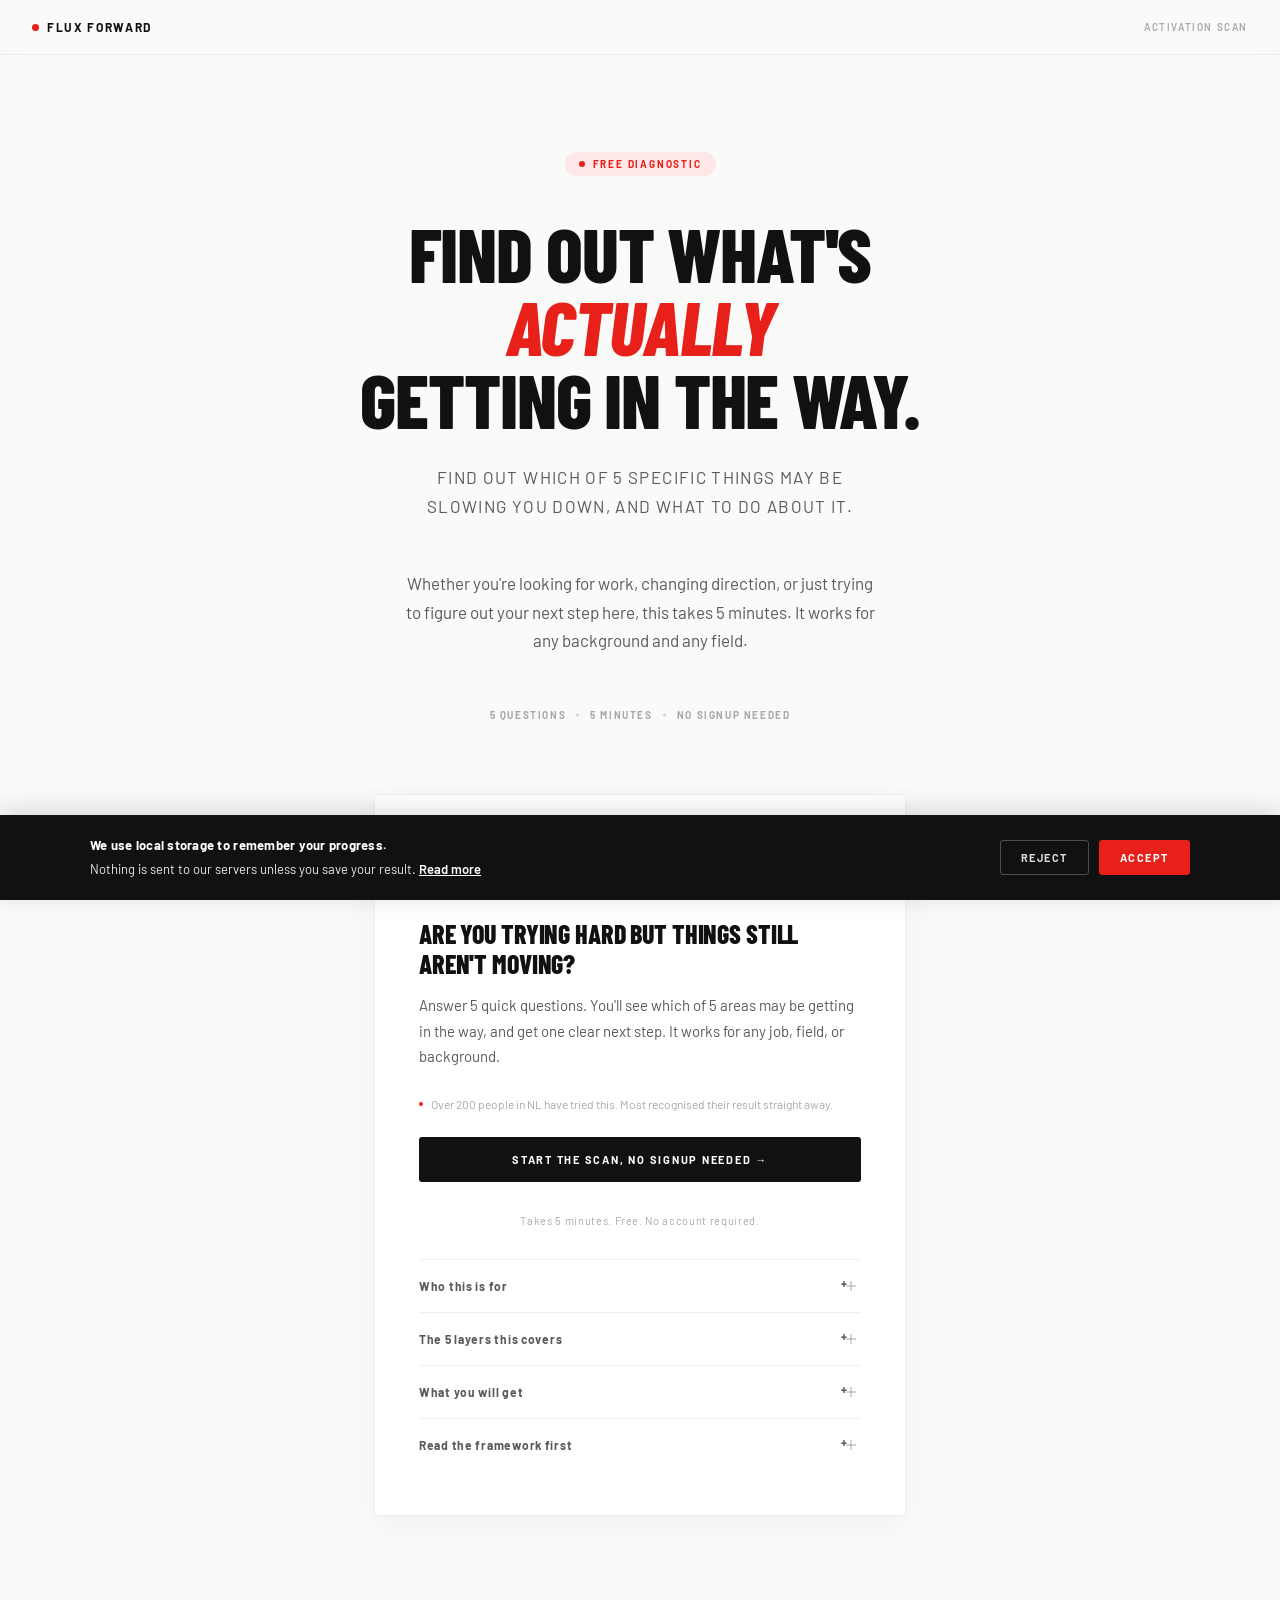
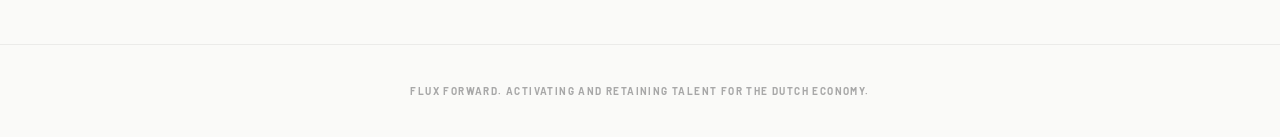
<file: activation-scan-v2-7.html>
<!DOCTYPE html>
<html lang="en">
<head>
  <meta charset="UTF-8" />
  <meta name="viewport" content="width=device-width, initial-scale=1.0" />
  <title>Activation Scan: Flux Forward</title>
  <meta name="description" content="A 5-minute diagnostic for internationals in the Netherlands. Find out which layer may be getting in the way of your progress." />
  <link rel="preconnect" href="https://fonts.googleapis.com" />
  <link rel="preconnect" href="https://fonts.gstatic.com" crossorigin />
  <link href="https://fonts.googleapis.com/css2?family=Barlow:ital,wght@0,400;0,600;0,700;1,700&family=Barlow+Condensed:wght@700;800&display=swap" rel="stylesheet" />
  <style>
    *, *::before, *::after { box-sizing: border-box; margin: 0; padding: 0; }

    :root {
      --red: #E8201A;
      --red-dark: #c0180f;
      --red-light: #fff8f7;
      --red-mid: #fde8e7;
      --text: #111111;
      --text-muted: #5a5a5a;
      --text-hint: #a8a8a8;
      --border: rgba(0,0,0,0.06);
      --border-strong: rgba(0,0,0,0.14);
      --bg: #fafaf8;
      --bg-card: #ffffff;
      --bg-off: #f4f3f0;
      --bg-subtle: #faf9f7;
      --green: #0f6b37;
      --green-light: #f0f8f3;
      --transition: 0.2s cubic-bezier(0.32, 0.72, 0, 1);
      --transition-slow: 0.4s cubic-bezier(0.32, 0.72, 0, 1);
    }

    html { scroll-behavior: smooth; }

    body {
      font-family: 'Barlow', sans-serif;
      background: var(--bg);
      color: var(--text);
      min-height: 100vh;
      display: flex;
      flex-direction: column;
      -webkit-font-smoothing: antialiased;
      -moz-osx-font-smoothing: grayscale;
      font-feature-settings: "ss01", "ss02";
    }

    ::selection { background: var(--text); color: white; }

    /* ── NAV ── */
    nav {
      padding: 1.25rem 2rem;
      display: flex;
      align-items: center;
      justify-content: space-between;
      background: rgba(250, 250, 248, 0.85);
      backdrop-filter: blur(20px);
      -webkit-backdrop-filter: blur(20px);
      border-bottom: 1px solid var(--border);
      position: sticky;
      top: 0;
      z-index: 100;
    }
    .nav-logo { text-decoration: none; display: inline-flex; align-items: center; gap: 8px; }
    .nav-logo::before {
      content: '';
      width: 7px;
      height: 7px;
      background: var(--red);
      border-radius: 50%;
    }
    .logo-text {
      font-weight: 700;
      font-size: 12px;
      letter-spacing: 0.14em;
      color: var(--text);
      text-transform: uppercase;
    }
    .nav-tag {
      font-size: 10px;
      font-weight: 600;
      color: var(--text-hint);
      letter-spacing: 0.16em;
      text-transform: uppercase;
    }

    /* ── HERO ── */
    .hero {
      padding: 6rem 2rem 4.5rem;
      text-align: center;
      max-width: 760px;
      margin: 0 auto;
      position: relative;
    }
    .hero-badge {
      display: inline-flex;
      align-items: center;
      gap: 8px;
      font-size: 10px;
      font-weight: 700;
      letter-spacing: 0.18em;
      text-transform: uppercase;
      color: var(--red);
      margin-bottom: 2.5rem;
      padding: 6px 14px;
      background: var(--red-mid);
      border-radius: 100px;
    }
    .hero-badge::before {
      content: '';
      width: 6px;
      height: 6px;
      background: var(--red);
      border-radius: 50%;
      animation: pulse 2s ease-in-out infinite;
    }
    @keyframes pulse {
      0%, 100% { opacity: 1; transform: scale(1); }
      50% { opacity: 0.5; transform: scale(0.85); }
    }
    .hero h1 {
      font-family: 'Barlow Condensed', sans-serif;
      font-weight: 800;
      font-size: clamp(2.6rem, 7vw, 4.8rem);
      line-height: 0.95;
      text-transform: uppercase;
      color: var(--text);
      margin-bottom: 1.75rem;
      letter-spacing: -0.015em;
    }
    .hero h1 em {
      font-style: italic;
      color: var(--red);
      position: relative;
    }
    .hero-subtitle {
      font-size: 12px;
      font-weight: 700;
      color: var(--text-hint);
      letter-spacing: 0.08em;
      text-transform: uppercase;
      margin-bottom: 1.5rem;
    }
    .hero p {
      font-size: 17px;
      color: var(--text-muted);
      line-height: 1.7;
      max-width: 480px;
      margin: 0 auto 3rem;
      font-weight: 400;
    }
    .hero-meta {
      display: inline-flex;
      align-items: center;
      gap: 1.5rem;
      font-size: 10px;
      font-weight: 700;
      letter-spacing: 0.16em;
      text-transform: uppercase;
      color: var(--text-hint);
    }
    .hero-meta-item { position: relative; }
    .hero-meta-item:not(:last-child)::after {
      content: '';
      position: absolute;
      right: -0.8rem;
      top: 50%;
      transform: translateY(-50%);
      width: 3px;
      height: 3px;
      background: var(--text-hint);
      border-radius: 50%;
      opacity: 0.5;
    }

    /* ── SCAN CONTAINER & CARD ── */
    .scan-container {
      max-width: 580px;
      margin: 0 auto 8rem;
      padding: 0 1.5rem;
      width: 100%;
    }
    .scan-card {
      background: var(--bg-card);
      border: 1px solid var(--border);
      border-radius: 4px;
      padding: 2.75rem;
      box-shadow:
        0 1px 2px rgba(0,0,0,0.02),
        0 8px 32px rgba(0,0,0,0.04);
    }

    /* ── PROGRESS ── */
    .progress-track {
      height: 2px;
      background: var(--bg-off);
      margin-bottom: 0.875rem;
      overflow: hidden;
      border-radius: 2px;
    }
    .progress-fill {
      height: 100%;
      background: var(--text);
      transition: width 0.6s cubic-bezier(0.32, 0.72, 0, 1);
      border-radius: 2px;
    }
    .progress-text {
      font-size: 10px;
      font-weight: 700;
      letter-spacing: 0.14em;
      text-transform: uppercase;
      color: var(--text-hint);
      margin-bottom: 2.25rem;
    }

    /* ── STEPS & ANIMATIONS ── */
    .step { display: none; }
    .step.active {
      display: block;
      animation: stepIn 0.4s cubic-bezier(0.32, 0.72, 0, 1) both;
    }
    @keyframes stepIn {
      from { opacity: 0; transform: translateY(8px); }
      to { opacity: 1; transform: translateY(0); }
    }
    @keyframes fadeUp {
      from { opacity: 0; transform: translateY(4px); }
      to { opacity: 1; transform: translateY(0); }
    }

    /* ── STEP ELEMENTS ── */
    .step-label {
      display: inline-block;
      font-size: 9px;
      font-weight: 700;
      letter-spacing: 0.18em;
      text-transform: uppercase;
      color: var(--red);
      margin-bottom: 1.25rem;
      padding: 4px 10px;
      background: var(--red-mid);
      border-radius: 100px;
    }
    .question-text {
      font-family: 'Barlow Condensed', sans-serif;
      font-weight: 800;
      font-size: 26px;
      line-height: 1.15;
      color: var(--text);
      margin-bottom: 0.875rem;
      text-transform: uppercase;
      letter-spacing: -0.005em;
    }
    .question-context {
      font-size: 13px;
      color: var(--text-muted);
      line-height: 1.65;
      margin-bottom: 1.75rem;
      font-style: normal;
      padding: 0;
      border: none;
    }

    /* ── CHOICES ── */
    .choice-wrap {
      display: flex;
      flex-direction: column;
      gap: 6px;
      margin-bottom: 2.25rem;
    }
    .choice-option {
      display: flex;
      align-items: flex-start;
      gap: 14px;
      padding: 14px 16px;
      border: 1px solid var(--border-strong);
      border-radius: 3px;
      cursor: pointer;
      background: var(--bg-card);
      user-select: none;
      transition: all var(--transition);
      position: relative;
    }
    .choice-option:hover {
      border-color: var(--text);
      transform: translateX(2px);
    }
    .choice-option.selected {
      border-color: var(--red);
      background: var(--red-light);
      box-shadow: 0 0 0 3px rgba(232,32,26,0.08);
    }
    .choice-dot {
      width: 18px;
      height: 18px;
      border-radius: 50%;
      border: 1.5px solid var(--border-strong);
      flex-shrink: 0;
      display: flex;
      align-items: center;
      justify-content: center;
      transition: all var(--transition);
      margin-top: 1px;
    }
    .choice-option.selected .choice-dot {
      background: var(--red);
      border-color: var(--red);
      transform: scale(1.05);
    }
    .choice-inner {
      width: 6px;
      height: 6px;
      border-radius: 50%;
      background: white;
      opacity: 0;
      transition: opacity var(--transition);
    }
    .choice-option.selected .choice-inner { opacity: 1; }
    .choice-text {
      font-size: 14px;
      color: var(--text);
      line-height: 1.5;
    }

    /* ── PREVIEW SCREEN ── */
    .preview-action-block { margin-bottom: 2rem; }
    .preview-tagline {
      font-size: 15px;
      color: var(--text-muted);
      line-height: 1.7;
      margin-bottom: 1.25rem;
    }
    .preview-stats-line {
      font-size: 12px;
      color: var(--text-hint);
      line-height: 1.5;
      margin-bottom: 1.5rem;
      font-style: normal;
      display: inline-flex;
      align-items: center;
      gap: 8px;
    }
    .preview-stats-line::before {
      content: '';
      width: 4px;
      height: 4px;
      background: var(--red);
      border-radius: 50%;
      flex-shrink: 0;
    }
    .preview-reassurance {
      font-size: 11px;
      color: var(--text-hint);
      text-align: center;
      letter-spacing: 0.06em;
      margin-top: 1rem;
    }
    .layer-preview-item {
      display: flex;
      gap: 14px;
      padding: 12px 0;
      border-bottom: 1px solid var(--border);
      align-items: flex-start;
    }
    .layer-preview-item:last-child { border-bottom: none; }
    .layer-preview-num {
      font-size: 10px;
      font-weight: 700;
      color: var(--red);
      width: 18px;
      flex-shrink: 0;
      padding-top: 3px;
      letter-spacing: 0.06em;
    }
    .layer-preview-name {
      font-size: 13px;
      font-weight: 700;
      color: var(--text);
      margin-bottom: 3px;
    }
    .layer-preview-desc {
      font-size: 12px;
      color: var(--text-muted);
      line-height: 1.55;
    }

    /* ── ACCORDION ── */
    .accordion-section { border-top: 1px solid var(--border); }
    .accordion-toggle {
      width: 100%;
      display: flex;
      align-items: center;
      justify-content: space-between;
      padding: 1rem 0;
      background: none;
      border: none;
      cursor: pointer;
      font-family: 'Barlow', sans-serif;
      font-size: 12px;
      font-weight: 700;
      color: var(--text-muted);
      letter-spacing: 0.06em;
      text-align: left;
      transition: color var(--transition);
    }
    .accordion-toggle:hover { color: var(--text); }
    .accordion-icon {
      width: 20px;
      height: 20px;
      flex-shrink: 0;
      position: relative;
      transition: transform 0.25s cubic-bezier(0.32, 0.72, 0, 1);
    }
    .accordion-icon::before, .accordion-icon::after {
      content: '';
      position: absolute;
      background: var(--text-hint);
      transition: background var(--transition);
    }
    .accordion-icon::before {
      width: 10px;
      height: 1px;
      top: 50%;
      left: 50%;
      transform: translate(-50%, -50%);
    }
    .accordion-icon::after {
      width: 1px;
      height: 10px;
      top: 50%;
      left: 50%;
      transform: translate(-50%, -50%);
      transition: transform 0.25s cubic-bezier(0.32, 0.72, 0, 1);
    }
    .accordion-icon.open { transform: rotate(180deg); }
    .accordion-icon.open::after { transform: translate(-50%, -50%) scaleY(0); }
    .accordion-icon.open::before, .accordion-toggle:hover .accordion-icon::before, .accordion-toggle:hover .accordion-icon::after { background: var(--red); }
    .accordion-body {
      padding: 0 0 1.25rem;
      color: var(--text-muted);
      font-size: 13px;
      line-height: 1.7;
      animation: fadeUp 0.25s ease both;
    }
    .accordion-link {
      display: inline-flex;
      align-items: center;
      gap: 6px;
      font-size: 13px;
      color: var(--red);
      text-decoration: none;
      font-weight: 600;
      padding: 6px 0;
      transition: gap var(--transition);
    }
    .accordion-link:hover { gap: 10px; }

    /* ── FORM FIELDS ── */
    .field { margin-bottom: 1.1rem; }
    .field label {
      display: block;
      font-size: 10px;
      font-weight: 700;
      letter-spacing: 0.16em;
      text-transform: uppercase;
      color: var(--text-muted);
      margin-bottom: 8px;
    }
    .field input[type="text"], .field input[type="email"] {
      width: 100%;
      padding: 13px 14px;
      border: 1px solid var(--border-strong);
      border-radius: 3px;
      font-size: 15px;
      font-family: 'Barlow', sans-serif;
      background: var(--bg-card);
      color: var(--text);
      outline: none;
      transition: all var(--transition);
    }
    .field input:focus {
      border-color: var(--text);
      box-shadow: 0 0 0 3px rgba(17,17,17,0.06);
    }
    .gdpr-note {
      font-size: 11px;
      color: var(--text-hint);
      line-height: 1.65;
      margin-bottom: 1.5rem;
    }
    .gdpr-note a { color: var(--text-hint); text-decoration: underline; }

    /* ── BUTTONS ── */
    .btn-primary {
      width: 100%;
      padding: 16px;
      border: none;
      border-radius: 3px;
      font-size: 11px;
      font-weight: 700;
      font-family: 'Barlow', sans-serif;
      letter-spacing: 0.16em;
      text-transform: uppercase;
      cursor: pointer;
      background: var(--text);
      color: white;
      transition: background var(--transition), transform 0.1s;
      position: relative;
    }
    .btn-primary span { position: relative; z-index: 1; }
    .btn-primary:not(:disabled):hover { background: var(--red); }
    .btn-primary:disabled { background: #d4d4d4; color: white; cursor: not-allowed; }
    .btn-primary:not(:disabled):active { transform: scale(0.98); }
    .btn-secondary {
      width: 100%;
      padding: 16px;
      border: 1px solid var(--border-strong);
      border-radius: 3px;
      font-size: 11px;
      font-weight: 700;
      font-family: 'Barlow', sans-serif;
      letter-spacing: 0.16em;
      text-transform: uppercase;
      cursor: pointer;
      background: transparent;
      color: var(--text);
      transition: all var(--transition);
    }
    .btn-secondary:hover { background: var(--text); color: white; border-color: var(--text); }
    .btn-secondary:active { transform: scale(0.98); }
    .btn-row { display: grid; grid-template-columns: 1fr 1fr; gap: 0.75rem; }
    .btn-cta {
      display: block;
      width: 100%;
      padding: 18px;
      background: var(--red);
      color: white;
      border: none;
      border-radius: 3px;
      font-size: 11px;
      font-weight: 700;
      font-family: 'Barlow', sans-serif;
      letter-spacing: 0.16em;
      text-transform: uppercase;
      text-align: center;
      text-decoration: none;
      cursor: pointer;
      transition: all var(--transition);
      box-shadow: 0 1px 2px rgba(232,32,26,0.1), 0 6px 20px rgba(232,32,26,0.18);
    }
    .btn-cta:hover {
      background: var(--red-dark);
      box-shadow: 0 2px 4px rgba(232,32,26,0.15), 0 12px 32px rgba(232,32,26,0.25);
      transform: translateY(-1px);
    }
    .btn-cta:active { transform: translateY(0); }
    .btn-inline {
      display: block;
      width: 100%;
      padding: 13px 16px;
      background: transparent;
      color: var(--text-muted);
      border: 1px solid var(--border-strong);
      border-radius: 3px;
      font-size: 11px;
      font-weight: 700;
      font-family: 'Barlow', sans-serif;
      letter-spacing: 0.12em;
      text-transform: uppercase;
      text-align: center;
      text-decoration: none;
      cursor: pointer;
      transition: all var(--transition);
      margin-bottom: 2rem;
    }
    .btn-inline:hover {
      background: var(--text);
      color: white;
      border-color: var(--text);
    }

    /* ── RESULT ── */
    .result-eyebrow {
      display: inline-block;
      font-size: 10px;
      font-weight: 700;
      letter-spacing: 0.18em;
      text-transform: uppercase;
      color: var(--red);
      margin-bottom: 1rem;
      padding: 4px 10px;
      background: var(--red-mid);
      border-radius: 100px;
    }
    .result-title {
      font-family: 'Barlow Condensed', sans-serif;
      font-weight: 800;
      font-size: 34px;
      line-height: 1.05;
      color: var(--text);
      text-transform: uppercase;
      margin-bottom: 1.25rem;
      letter-spacing: -0.01em;
    }
    .result-desc {
      font-size: 15px;
      color: var(--text-muted);
      line-height: 1.75;
      margin-bottom: 1.75rem;
    }
    .insight-box {
      border: none;
      border-left: 2px solid var(--red);
      padding: 0.25rem 0 0.25rem 1.25rem;
      background: transparent;
      margin-bottom: 1.5rem;
    }
    .insight-label {
      font-size: 10px;
      font-weight: 700;
      letter-spacing: 0.18em;
      text-transform: uppercase;
      color: var(--red);
      margin-bottom: 8px;
    }
    .insight-text { font-size: 14px; color: var(--text); line-height: 1.75; }
    .next-box {
      border: none;
      border-left: 2px solid var(--green);
      padding: 0.25rem 0 0.25rem 1.25rem;
      background: transparent;
      margin-bottom: 2rem;
    }
    .next-label {
      font-size: 10px;
      font-weight: 700;
      letter-spacing: 0.18em;
      text-transform: uppercase;
      color: var(--green);
      margin-bottom: 8px;
    }
    .next-text { font-size: 14px; color: var(--text); line-height: 1.75; }

    /* ── ALL LAYERS / BAR CHART ── */
    .all-layers { margin-bottom: 2rem; }
    .all-layers-title {
      font-size: 10px;
      font-weight: 700;
      letter-spacing: 0.16em;
      text-transform: uppercase;
      color: var(--text-hint);
      margin-bottom: 1rem;
    }
    .layer-row {
      display: flex;
      align-items: center;
      gap: 12px;
      padding: 10px 0;
      border-bottom: 1px solid var(--border);
    }
    .layer-row:last-child { border-bottom: none; }
    .layer-row-name { font-size: 13px; font-weight: 600; color: var(--text); flex: 1; }
    .layer-bar-wrap {
      width: 120px;
      height: 4px;
      background: var(--bg-off);
      overflow: hidden;
      border-radius: 100px;
    }
    .layer-bar-fill {
      height: 100%;
      background: var(--red);
      border-radius: 100px;
      transition: width 0.7s cubic-bezier(0.32, 0.72, 0, 1);
    }
    .layer-bar-fill.low { background: #d4d4d4; }
    .layer-score-label {
      font-size: 10px;
      font-weight: 700;
      color: var(--text-hint);
      width: 56px;
      text-align: right;
      text-transform: uppercase;
      letter-spacing: 0.06em;
    }

    /* ── SECONDARY LAYERS ── */
    .secondary-section { margin-bottom: 2rem; }
    .secondary-title {
      font-size: 10px;
      font-weight: 700;
      letter-spacing: 0.16em;
      text-transform: uppercase;
      color: var(--text-hint);
      margin-bottom: 1rem;
    }
    .secondary-layer {
      border: 1px solid var(--border);
      border-radius: 3px;
      padding: 1rem 1.25rem;
      margin-bottom: 0.5rem;
      background: var(--bg-subtle);
      transition: all var(--transition);
    }
    .secondary-layer:hover { border-color: var(--border-strong); }
    .secondary-layer-name {
      font-size: 11px;
      font-weight: 700;
      letter-spacing: 0.1em;
      text-transform: uppercase;
      color: var(--text);
      margin-bottom: 4px;
    }
    .secondary-layer-text { font-size: 13px; color: var(--text-muted); line-height: 1.6; }

    /* ── ACCURACY BOX ── */
    .accuracy-box {
      border: 1px solid var(--border);
      border-radius: 3px;
      padding: 1.25rem;
      margin-bottom: 1.5rem;
      background: var(--bg-subtle);
    }
    .accuracy-title { font-size: 13px; font-weight: 700; color: var(--text); margin-bottom: 0.5rem; }
    .accuracy-sub { font-size: 13px; color: var(--text-muted); line-height: 1.65; margin-bottom: 0.75rem; }
    .accuracy-link {
      display: inline-flex;
      align-items: center;
      gap: 6px;
      font-size: 13px;
      color: var(--red);
      text-decoration: none;
      font-weight: 600;
      transition: gap var(--transition);
    }
    .accuracy-link:hover { gap: 10px; }

    /* ── DIVIDER ── */
    .divider {
      height: 1px;
      background: var(--border);
      margin: 2rem 0;
    }

    /* ── EMAIL CAPTURE ── */
    .email-capture {
      border: 1px solid var(--border);
      border-radius: 3px;
      padding: 1.75rem;
      margin-bottom: 1.5rem;
      background: var(--bg-subtle);
    }
    .email-capture-title {
      font-family: 'Barlow Condensed', sans-serif;
      font-weight: 800;
      font-size: 22px;
      text-transform: uppercase;
      color: var(--text);
      margin-bottom: 0.5rem;
      letter-spacing: -0.005em;
    }
    .email-capture-sub { font-size: 13px; color: var(--text-muted); line-height: 1.65; margin-bottom: 1.25rem; }
    .email-capture-success { font-size: 14px; color: var(--green); font-weight: 600; padding: 0.75rem 0; display: none; }

    /* ── CTA SECTION ── */
    .cta-softener {
      font-size: 13px;
      color: var(--text-muted);
      line-height: 1.65;
      margin-bottom: 1.25rem;
      font-style: normal;
      padding: 0 0 0 1rem;
      border-left: 2px solid var(--border-strong);
    }
    .cta-title {
      font-family: 'Barlow Condensed', sans-serif;
      font-weight: 800;
      font-size: 28px;
      text-transform: uppercase;
      color: var(--text);
      margin-bottom: 0.6rem;
      letter-spacing: -0.005em;
      line-height: 1.1;
    }
    .cta-sub { font-size: 14px; color: var(--text-muted); line-height: 1.7; margin-bottom: 1.5rem; }
    .minor-links { margin-top: 1.5rem; display: flex; flex-direction: column; gap: 0.5rem; }
    .minor-link {
      font-size: 13px;
      color: var(--text-muted);
      text-decoration: none;
      transition: color var(--transition);
      display: inline-flex;
      align-items: center;
      gap: 6px;
    }
    .minor-link:hover { color: var(--red); }
    .minor-link::before { content: '→'; opacity: 0.5; }

    /* ── TOOLTIP ── */
    .tooltip-wrap { position: relative; display: inline-flex; align-items: center; gap: 5px; }
    .tooltip-icon {
      width: 14px;
      height: 14px;
      border-radius: 50%;
      background: var(--bg-off);
      border: 1px solid var(--border-strong);
      color: var(--text-hint);
      font-size: 9px;
      font-weight: 700;
      display: inline-flex;
      align-items: center;
      justify-content: center;
      cursor: help;
      flex-shrink: 0;
      transition: all var(--transition);
    }
    .tooltip-wrap:hover .tooltip-icon {
      background: var(--text);
      color: white;
      border-color: var(--text);
    }
    .tooltip-popup {
      display: none;
      position: absolute;
      bottom: calc(100% + 8px);
      left: 50%;
      transform: translateX(-50%);
      background: var(--text);
      color: white;
      font-size: 12px;
      line-height: 1.5;
      padding: 10px 14px;
      width: 220px;
      z-index: 10;
      pointer-events: none;
      font-weight: 400;
      border-radius: 4px;
      box-shadow: 0 8px 24px rgba(0,0,0,0.18);
    }
    .tooltip-popup::after {
      content: '';
      position: absolute;
      top: 100%;
      left: 50%;
      transform: translateX(-50%);
      border: 5px solid transparent;
      border-top-color: var(--text);
    }
    .tooltip-wrap:hover .tooltip-popup,
    .tooltip-wrap:focus-within .tooltip-popup { display: block; }

    /* ── GUIDED ACTIVATION LAYER ── */
    .guided-layer { animation: stepIn 0.4s ease both; }
    .guided-question {
      font-family: 'Barlow Condensed', sans-serif;
      font-weight: 800;
      font-size: 22px;
      line-height: 1.2;
      color: var(--text);
      margin-bottom: 1.5rem;
      text-transform: uppercase;
      letter-spacing: -0.005em;
    }
    .guided-choices { display: flex; flex-direction: column; gap: 6px; margin-bottom: 2rem; }
    .guided-choice {
      display: flex;
      align-items: flex-start;
      gap: 14px;
      padding: 13px 16px;
      border: 1px solid var(--border-strong);
      border-radius: 3px;
      cursor: pointer;
      background: var(--bg-card);
      user-select: none;
      transition: all var(--transition);
    }
    .guided-choice:hover {
      border-color: var(--text);
      transform: translateX(2px);
    }
    .guided-choice.selected {
      border-color: var(--red);
      background: var(--red-light);
      box-shadow: 0 0 0 3px rgba(232,32,26,0.08);
    }
    .guided-choice-dot {
      width: 18px;
      height: 18px;
      border-radius: 50%;
      border: 1.5px solid var(--border-strong);
      flex-shrink: 0;
      display: flex;
      align-items: center;
      justify-content: center;
      transition: all var(--transition);
      margin-top: 2px;
    }
    .guided-choice.selected .guided-choice-dot {
      background: var(--red);
      border-color: var(--red);
      transform: scale(1.05);
    }
    .guided-choice-dot-inner {
      width: 6px;
      height: 6px;
      border-radius: 50%;
      background: white;
      opacity: 0;
      transition: opacity var(--transition);
    }
    .guided-choice.selected .guided-choice-dot-inner { opacity: 1; }
    .guided-choice-text { font-size: 14px; color: var(--text); line-height: 1.5; }
    .guided-response { display: none; animation: stepIn 0.4s ease both; }
    .guided-response.visible { display: block; }
    .guided-interpretation {
      border: none;
      border-left: 2px solid var(--border-strong);
      padding: 0.25rem 0 0.25rem 1.25rem;
      background: transparent;
      margin-bottom: 1.5rem;
    }
    .guided-interpretation-label {
      font-size: 10px;
      font-weight: 700;
      letter-spacing: 0.16em;
      text-transform: uppercase;
      color: var(--text-hint);
      margin-bottom: 8px;
    }
    .guided-interpretation-text { font-size: 14px; color: var(--text); line-height: 1.75; }
    .guided-next {
      border: none;
      border-left: 2px solid var(--green);
      padding: 0.25rem 0 0.25rem 1.25rem;
      background: transparent;
      margin-bottom: 1.75rem;
    }
    .guided-next-label {
      font-size: 10px;
      font-weight: 700;
      letter-spacing: 0.16em;
      text-transform: uppercase;
      color: var(--green);
      margin-bottom: 8px;
    }
    .guided-next-text { font-size: 14px; color: var(--text); line-height: 1.75; }
    .guided-support {
      border: 1px solid var(--border);
      border-radius: 3px;
      padding: 1.25rem;
      background: var(--bg-subtle);
      margin-bottom: 1.5rem;
    }
    .guided-support-text { font-size: 13px; color: var(--text-muted); line-height: 1.6; margin-bottom: 0.75rem; }
    .guided-support-link {
      display: inline-flex;
      align-items: center;
      gap: 6px;
      font-size: 13px;
      color: var(--red);
      text-decoration: none;
      font-weight: 600;
      transition: gap var(--transition);
    }
    .guided-support-link:hover { gap: 10px; }
    .guided-back {
      display: inline-flex;
      align-items: center;
      gap: 6px;
      font-size: 11px;
      font-weight: 700;
      letter-spacing: 0.12em;
      text-transform: uppercase;
      color: var(--text-hint);
      cursor: pointer;
      background: none;
      border: none;
      padding: 0;
      margin-bottom: 1.5rem;
      font-family: 'Barlow', sans-serif;
      transition: color var(--transition), gap var(--transition);
    }
    .guided-back:hover { color: var(--red); gap: 10px; }
    .guided-separator { height: 1px; background: var(--border); margin: 2rem 0; }
    .guided-entry {
      border: 1px solid var(--border);
      border-radius: 3px;
      padding: 1.75rem;
      margin-top: 2rem;
      background: var(--bg-subtle);
    }
    .guided-entry-label {
      display: inline-block;
      font-size: 10px;
      font-weight: 700;
      letter-spacing: 0.18em;
      text-transform: uppercase;
      color: var(--red);
      margin-bottom: 0.875rem;
      padding: 4px 10px;
      background: var(--red-mid);
      border-radius: 100px;
    }
    .guided-entry-title {
      font-family: 'Barlow Condensed', sans-serif;
      font-weight: 800;
      font-size: 22px;
      text-transform: uppercase;
      color: var(--text);
      margin-bottom: 0.6rem;
      letter-spacing: -0.005em;
    }
    .guided-entry-sub { font-size: 14px; color: var(--text-muted); line-height: 1.7; margin-bottom: 1.5rem; }

    /* ── FIELD-AGNOSTIC NOTE ── */
    .field-agnostic-note {
      font-size: 11px;
      color: var(--text-hint);
      font-style: normal;
      margin-bottom: 1.5rem;
      padding: 8px 12px;
      background: var(--bg-off);
      border-radius: 3px;
      border-left: none;
      display: inline-flex;
      align-items: flex-start;
      gap: 8px;
      width: 100%;
      line-height: 1.6;
    }
    .field-agnostic-note::before {
      content: '✦';
      color: var(--red);
      flex-shrink: 0;
    }

    /* ── CHECKBOX ── */
    .checkbox-label {
      display: flex;
      align-items: flex-start;
      gap: 10px;
      font-size: 13px;
      color: var(--text-muted);
      cursor: pointer;
      margin-bottom: 1rem;
      line-height: 1.5;
    }
    .checkbox-label input { margin-top: 2px; accent-color: var(--red); flex-shrink: 0; }


    /* ── GDPR CONSENT CHECKBOX ── */
    .consent-row {
      display: flex;
      align-items: flex-start;
      gap: 10px;
      padding: 12px 14px;
      background: var(--bg-off);
      border-radius: 3px;
      border-left: 2px solid var(--border-strong);
      margin-bottom: 1.25rem;
      transition: border-color var(--transition);
    }
    .consent-row.checked { border-left-color: var(--red); background: var(--red-light); }
    .consent-row input[type="checkbox"] {
      margin-top: 2px;
      width: 16px;
      height: 16px;
      flex-shrink: 0;
      accent-color: var(--red);
      cursor: pointer;
    }
    .consent-row label {
      font-size: 13px;
      color: var(--text);
      line-height: 1.5;
      cursor: pointer;
      text-transform: none;
      letter-spacing: 0;
      font-weight: 400;
      flex: 1;
    }
    .consent-row .consent-link {
      display: inline;
      color: var(--red);
      text-decoration: underline;
      font-weight: 600;
      cursor: pointer;
      background: none;
      border: none;
      padding: 0;
      font-family: inherit;
      font-size: inherit;
    }
    .consent-row .consent-link:hover { color: var(--red-dark); }

    /* ── MODAL ── */
    .modal-overlay {
      display: none;
      position: fixed;
      inset: 0;
      background: rgba(17,17,17,0.55);
      backdrop-filter: blur(4px);
      -webkit-backdrop-filter: blur(4px);
      z-index: 1000;
      align-items: center;
      justify-content: center;
      padding: 1.5rem;
      animation: modalFade 0.2s ease;
    }
    .modal-overlay.visible { display: flex; }
    @keyframes modalFade {
      from { opacity: 0; }
      to { opacity: 1; }
    }
    .modal-content {
      background: var(--bg-card);
      max-width: 540px;
      width: 100%;
      max-height: 85vh;
      overflow-y: auto;
      border-radius: 4px;
      padding: 2rem;
      position: relative;
      animation: modalSlide 0.3s cubic-bezier(0.32, 0.72, 0, 1);
      box-shadow: 0 24px 48px rgba(0,0,0,0.18);
    }
    @keyframes modalSlide {
      from { opacity: 0; transform: translateY(20px) scale(0.97); }
      to { opacity: 1; transform: translateY(0) scale(1); }
    }
    .modal-close {
      position: absolute;
      top: 1rem;
      right: 1rem;
      width: 32px;
      height: 32px;
      background: none;
      border: 1px solid var(--border);
      border-radius: 3px;
      font-size: 18px;
      color: var(--text-hint);
      cursor: pointer;
      display: flex;
      align-items: center;
      justify-content: center;
      transition: all var(--transition);
      line-height: 1;
    }
    .modal-close:hover { color: var(--text); border-color: var(--text); }
    .modal-eyebrow {
      display: inline-block;
      font-size: 9px;
      font-weight: 700;
      letter-spacing: 0.18em;
      text-transform: uppercase;
      color: var(--red);
      margin-bottom: 0.875rem;
      padding: 4px 10px;
      background: var(--red-mid);
      border-radius: 100px;
    }
    .modal-title {
      font-family: 'Barlow Condensed', sans-serif;
      font-weight: 800;
      font-size: 26px;
      text-transform: uppercase;
      color: var(--text);
      margin-bottom: 1rem;
      line-height: 1.1;
      letter-spacing: -0.005em;
    }
    .modal-section { margin-bottom: 1.25rem; }
    .modal-section-title {
      font-size: 11px;
      font-weight: 700;
      letter-spacing: 0.12em;
      text-transform: uppercase;
      color: var(--text);
      margin-bottom: 0.5rem;
    }
    .modal-section-text {
      font-size: 13px;
      color: var(--text-muted);
      line-height: 1.7;
    }
    .modal-section-text a { color: var(--red); text-decoration: underline; font-weight: 600; }
    .modal-divider { height: 1px; background: var(--border); margin: 1.25rem 0; }
    .modal-actions {
      display: flex;
      gap: 0.75rem;
      margin-top: 1.5rem;
    }
    .modal-actions .btn-primary { flex: 1; }


    /* ── COOKIE BANNER ── */
    .cookie-banner {
      display: none;
      position: fixed;
      bottom: 0;
      left: 0;
      right: 0;
      background: var(--text);
      color: white;
      padding: 1.25rem 1.5rem;
      z-index: 999;
      box-shadow: 0 -4px 24px rgba(0,0,0,0.15);
      animation: bannerSlide 0.35s cubic-bezier(0.32, 0.72, 0, 1);
    }
    .cookie-banner.visible { display: block; }
    @keyframes bannerSlide {
      from { transform: translateY(100%); }
      to { transform: translateY(0); }
    }
    .cookie-banner-inner {
      max-width: 1100px;
      margin: 0 auto;
      display: flex;
      align-items: center;
      gap: 1.5rem;
      flex-wrap: wrap;
      justify-content: space-between;
    }
    .cookie-banner-text {
      font-size: 13px;
      line-height: 1.6;
      color: rgba(255,255,255,0.9);
      flex: 1;
      min-width: 240px;
    }
    .cookie-banner-text strong {
      color: white;
      font-weight: 700;
      display: block;
      margin-bottom: 3px;
      font-size: 13px;
      letter-spacing: 0.02em;
    }
    .cookie-banner-text a {
      color: white;
      text-decoration: underline;
      font-weight: 600;
    }
    .cookie-banner-actions {
      display: flex;
      gap: 0.625rem;
      flex-shrink: 0;
    }
    .cookie-btn {
      padding: 10px 20px;
      border-radius: 3px;
      font-size: 11px;
      font-weight: 700;
      font-family: 'Barlow', sans-serif;
      letter-spacing: 0.14em;
      text-transform: uppercase;
      cursor: pointer;
      transition: all var(--transition);
      border: 1px solid transparent;
      white-space: nowrap;
    }
    .cookie-btn-reject {
      background: transparent;
      color: rgba(255,255,255,0.85);
      border-color: rgba(255,255,255,0.25);
    }
    .cookie-btn-reject:hover {
      background: rgba(255,255,255,0.08);
      border-color: rgba(255,255,255,0.5);
      color: white;
    }
    .cookie-btn-accept {
      background: var(--red);
      color: white;
      border-color: var(--red);
    }
    .cookie-btn-accept:hover {
      background: var(--red-dark);
      border-color: var(--red-dark);
    }
    @media (max-width: 600px) {
      .cookie-banner { padding: 1rem 1.25rem; }
      .cookie-banner-inner { gap: 1rem; }
      .cookie-banner-text { min-width: 100%; }
      .cookie-banner-actions { width: 100%; }
      .cookie-btn { flex: 1; padding: 12px; }
    }

    /* ── FOOTER ── */
    footer {
      margin-top: auto;
      padding: 2.5rem 2rem;
      text-align: center;
      font-size: 10px;
      font-weight: 700;
      letter-spacing: 0.14em;
      text-transform: uppercase;
      color: var(--text-hint);
      border-top: 1px solid var(--border);
    }
    footer a { color: var(--text-hint); text-decoration: none; transition: color var(--transition); }
    footer a:hover { color: var(--red); }

    /* ── RESPONSIVE ── */
    @media (max-width: 600px) {
      nav { padding: 1rem 1.25rem; }
      .scan-card { padding: 1.75rem 1.25rem; }
      .hero { padding: 4rem 1.5rem 3rem; }
      .hero-meta { flex-wrap: wrap; gap: 1rem; }
      .hero-meta-item:not(:last-child)::after { display: none; }
      .btn-row { grid-template-columns: 1fr; }
      .layer-bar-wrap { width: 80px; }
      .question-text { font-size: 22px; }
      .result-title { font-size: 27px; }
      .cta-title { font-size: 24px; }
    }
  </style>
</head>
<body>

<nav>
  <a href="https://fluxforward.world" class="nav-logo"><span class="logo-text">Flux Forward</span></a>
  <span class="nav-tag">Activation Scan</span>
</nav>

<div class="hero">
  <div class="hero-badge">Free diagnostic</div>
  <h1>Find out what's <em>actually</em><br>getting in the way.</h1>
  <p class="hero-subtitle">Find out which of 5 specific things may be slowing you down, and what to do about it.</p>
  <p>Whether you're looking for work, changing direction, or just trying to figure out your next step here, this takes 5 minutes. It works for any background and any field.</p>
  <div class="hero-meta">
    <span class="hero-meta-item">5 questions</span>
    <span class="hero-meta-item">5 minutes</span>
    <span class="hero-meta-item">No signup needed</span>
  </div>
</div>

<div class="scan-container">
  <div class="scan-card">
    <div class="progress-track"><div class="progress-fill" id="progress" style="width:0%"></div></div>
    <div class="progress-text" id="progress-text"></div>

    <!-- STEP 0: PREVIEW V2.5 -->
    <div class="step active" id="step-0">
      <div class="preview-action-block">
        <div class="step-label">Free diagnostic</div>
        <div class="question-text">Are you trying hard but things still aren't moving?</div>
        <p class="preview-tagline">Answer 5 quick questions. You'll see which of 5 areas may be getting in the way, and get one clear next step. It works for any job, field, or background.</p>
        <div class="preview-stats-line">Over 200 people in NL have tried this. Most recognised their result straight away.</div>
        <button class="btn-primary" onclick="goNext(0)" style="margin-bottom:1rem;">Start the scan, no signup needed →</button>
        <div class="preview-reassurance">Takes 5 minutes. Free. No account required.</div>
      </div>

      <div class="accordion-section">
        <button class="accordion-toggle" onclick="toggleAccordion('acc-for')">
          <span>Who this is for</span>
          <span class="accordion-icon" id="acc-for-icon">+</span>
        </button>
        <div class="accordion-body" id="acc-for" style="display:none;">
          <p>People who moved to the Netherlands and are still figuring things out: looking for work, switching direction, or trying to understand how things work here. It doesn't matter what field you're in or how long you've been here.</p>
          <p style="margin-top:0.75rem;color:var(--text-hint);font-size:13px;">If things are already going well for you, this probably won't tell you much. But if something feels off or unclear, it usually shows up here.</p>
        </div>
      </div>

      <div class="accordion-section">
        <button class="accordion-toggle" onclick="toggleAccordion('acc-layers')">
          <span>The 5 layers this covers</span>
          <span class="accordion-icon" id="acc-layers-icon">+</span>
        </button>
        <div class="accordion-body" id="acc-layers" style="display:none;">
          <div class="layer-preview-item"><div class="layer-preview-num">1</div><div><div class="layer-preview-name">Priority Confusion</div><div class="layer-preview-desc">You have too many options and can't decide which one to go with.</div></div></div>
          <div class="layer-preview-item"><div class="layer-preview-num">2</div><div><div class="layer-preview-name">System Blindness</div><div class="layer-preview-desc">You're not sure how things really work here, so you end up in the most obvious places, which are often not the most useful.</div></div></div>
          <div class="layer-preview-item"><div class="layer-preview-num">3</div><div><div class="layer-preview-name">Positioning Collapse</div><div class="layer-preview-desc">People don't seem to understand what you bring, even though your background is strong.</div></div></div>
          <div class="layer-preview-item"><div class="layer-preview-num">4</div><div><div class="layer-preview-name">Execution Fragmentation</div><div class="layer-preview-desc">You're doing a lot, but nothing is really moving forward. Each week feels like starting over.</div></div></div>
          <div class="layer-preview-item" style="border-bottom:none;"><div class="layer-preview-num">5</div><div><div class="layer-preview-name">Capacity Breakdown</div><div class="layer-preview-desc">You've been at this for a while and you're running low. Trying harder isn't helping anymore.</div></div></div>
        </div>
      </div>

      <div class="accordion-section">
        <button class="accordion-toggle" onclick="toggleAccordion('acc-get')">
          <span>What you will get</span>
          <span class="accordion-icon" id="acc-get-icon">+</span>
        </button>
        <div class="accordion-body" id="acc-get" style="display:none;">
          <ul style="padding-left:1.1rem;color:var(--text-muted);font-size:14px;line-height:2;">
            <li>Your primary layer with a full explanation</li>
            <li>A visual picture of all 5 layers</li>
            <li>A guided step to find your specific situation</li>
            <li>One concrete next step</li>
            <li>Option to save your result by email</li>
          </ul>
        </div>
      </div>

      <div class="accordion-section">
        <button class="accordion-toggle" onclick="toggleAccordion('acc-read')">
          <span>Read the framework first</span>
          <span class="accordion-icon" id="acc-read-icon">+</span>
        </button>
        <div class="accordion-body" id="acc-read" style="display:none;">
          <a href="https://blog.fluxforward.world/p/youre-not-stuck-youre-misdiagnosed" target="_blank" class="accordion-link">You are not stuck. You are misdiagnosed. →</a>
          <a href="https://blog.fluxforward.world/p/how-activation-actually-happens" target="_blank" class="accordion-link">How activation actually happens. →</a>
        </div>
      </div>
    </div>

    <!-- STEP 1: Priority Confusion -->
    <div class="step" id="step-1">
      <div class="step-label">Question 1 of 5</div>
      <div class="question-text">In the past two weeks, how many different directions have you actively been pursuing at the same time?</div>
      <div class="question-context">A lot of people arrive here with a plan, then find things look different in practice. It's easy to end up chasing several directions at once without really committing to any of them.</div>
      <div class="field-agnostic-note">These questions work for any field and any background. There are no right or wrong answers, just pick the one that feels most true.</div>
      <div class="choice-wrap" id="choices-1"></div>
      <div class="btn-row">
        <button class="btn-secondary" onclick="goBack(1)">← Back</button>
        <button class="btn-primary" id="btn-1" onclick="goNext(1)" disabled>Next →</button>
      </div>
    </div>

    <!-- STEP 2: System Blindness -->
    <div class="step" id="step-2">
      <div class="step-label">Question 2 of 5</div>
      <div class="question-text">When you think about your last 5 opportunities or conversations. How did most of them come about?</div>
      <div class="question-context">There's the obvious way to find work here, and then there's how things actually move. Most people start with job boards and LinkedIn. But a lot of real opportunities happen through people, before anything gets posted.</div>
      <div class="field-agnostic-note">These questions work for any field and any background. There are no right or wrong answers, just pick the one that feels most true.</div>
      <div class="choice-wrap" id="choices-2"></div>
      <div class="btn-row">
        <button class="btn-secondary" onclick="goBack(2)">← Back</button>
        <button class="btn-primary" id="btn-2" onclick="goNext(2)" disabled>Next →</button>
      </div>
    </div>

    <!-- STEP 3: Positioning Collapse -->
    <div class="step" id="step-3">
      <div class="step-label">Question 3 of 5</div>
      <div class="question-text">When someone asks what you do or what you're looking for here. What usually happens?</div>
      <div class="question-context">What made you stand out in your previous country doesn't always come across the same way here. It's not about your skills. It's about whether the people you talk to can quickly understand what you bring.</div>
      <div class="field-agnostic-note">These questions work for any field and any background. There are no right or wrong answers, just pick the one that feels most true.</div>
      <div class="choice-wrap" id="choices-3"></div>
      <div class="btn-row">
        <button class="btn-secondary" onclick="goBack(3)">← Back</button>
        <button class="btn-primary" id="btn-3" onclick="goNext(3)" disabled>Next →</button>
      </div>
    </div>

    <!-- STEP 4: Execution Fragmentation -->
    <div class="step" id="step-4">
      <div class="step-label">Question 4 of 5</div>
      <div class="question-text">Looking at last week. Which of these best describes how you spent your energy?</div>
      <div class="question-context">Being busy and moving forward are not the same thing. If your effort is scattered across too many things, nothing really builds. This question looks at whether your energy is focused enough to create real momentum.</div>
      <div class="field-agnostic-note">These questions work for any field and any background. There are no right or wrong answers, just pick the one that feels most true.</div>
      <div class="choice-wrap" id="choices-4"></div>
      <div class="btn-row">
        <button class="btn-secondary" onclick="goBack(4)">← Back</button>
        <button class="btn-primary" id="btn-4" onclick="goNext(4)" disabled>Next →</button>
      </div>
    </div>

    <!-- STEP 5: Capacity Breakdown -->
    <div class="step" id="step-5">
      <div class="step-label">Question 5 of 5</div>
      <div class="question-text">When you think about the next step you know you should take. What gets in the way most often?</div>
      <div class="question-context">Long transitions are tiring. After months of uncertainty and pressure, your energy and motivation quietly drop. At some point, pushing harder stops working and can actually make things worse.</div>
      <div class="field-agnostic-note">These questions work for any field and any background. There are no right or wrong answers, just pick the one that feels most true.</div>
      <div class="choice-wrap" id="choices-5"></div>
      <div class="btn-row">
        <button class="btn-secondary" onclick="goBack(5)">← Back</button>
        <button class="btn-primary" id="btn-5" onclick="goNext(5)" disabled>See my result →</button>
      </div>
    </div>

    <!-- RESULT -->
    <div class="step" id="step-result">
      <div class="result-eyebrow" id="r-eyebrow">Your primary layer</div>
      <div class="result-title" id="r-title"></div>
      <div class="result-desc" id="r-desc"></div>
      <div class="insight-box">
        <div class="insight-label">What this means</div>
        <div class="insight-text" id="r-insight"></div>
      </div>
      <div class="next-box">
        <div class="next-label">What to focus on next</div>
        <div class="next-text" id="r-next"></div>
      </div>
      <div class="divider"></div>
      <div class="all-layers" id="r-all-layers">
        <div class="all-layers-title">Your full picture</div>
        <div id="all-layers-list"></div>
      </div>
      <div class="secondary-section" id="r-secondary" style="display:none">
        <div class="secondary-title">Other layers worth noting</div>
        <div id="r-secondary-list"></div>
      </div>
      <div class="divider"></div>
      <div class="accuracy-box">
        <div class="accuracy-title">Does this feel accurate to you?</div>
        <div class="accuracy-sub">This is based on 5 questions, so it's a starting point, not the full picture. If something feels off or doesn't match, we'd like to hear it.</div>
        <a class="accuracy-link" href="mailto:hi@fluxforward.world?subject=Activation Scan feedback">Share your thoughts →</a>
      </div>

      <div class="guided-entry" id="guided-entry-block">
        <div class="guided-entry-label">Go deeper</div>
        <div class="guided-entry-title">Want to go a bit deeper?</div>
        <div class="guided-entry-sub">Pick the situation that sounds most like yours. You'll get a short explanation and one clear thing to do next.</div>
        <button class="btn-primary" onclick="startGuidedLayer()">Yes, show me more →</button>
      </div>

      <!-- GUIDED LAYER -->
      <div class="guided-layer" id="guided-layer" style="display:none;">
        <div class="guided-separator"></div>
        <button class="guided-back" onclick="hideGuidedLayer()">← Back to result</button>
        <div class="step-label" id="guided-layer-label">Going deeper</div>
        <div class="guided-question" id="guided-question-text"></div>
        <div class="guided-choices" id="guided-choices-list"></div>
        <div class="guided-response" id="guided-response">
          <div class="guided-interpretation">
            <div class="guided-interpretation-label">What this usually means</div>
            <div class="guided-interpretation-text" id="guided-interp-text"></div>
          </div>
          <div class="guided-next">
            <div class="guided-next-label">Your next step</div>
            <div class="guided-next-text" id="guided-next-text"></div>
          </div>
          <div class="guided-support" id="guided-support-block">
            <div class="guided-support-text" id="guided-support-text"></div>
            <a class="guided-support-link" href="https://calendly.com/flux-forward/activation-scan-call" target="_blank">Book a free Activation Scan call →</a>
          </div>
        </div>
      </div>

      <div class="email-capture" id="email-capture-block">
        <div class="email-capture-title">Want to save this?</div>
        <div class="email-capture-sub">Leave your email and we'll keep a copy. Nothing else unless you ask.</div>
        <div class="field"><label>First name</label><input type="text" id="fname" placeholder="Your name" oninput="checkEmail()" /></div>
        <div class="field"><label>Email address</label><input type="email" id="email" placeholder="you@example.com" oninput="checkEmail()" /></div>
        <div class="consent-row" id="consent-row">
          <input type="checkbox" id="gdpr-consent" onchange="checkEmail()" />
          <label for="gdpr-consent">I agree to my data being stored by Flux Forward. <button type="button" class="consent-link" onclick="openGdprModal()">More info</button></label>
        </div>
        <div class="field" style="flex-direction:row;align-items:flex-start;gap:10px;display:flex;margin-bottom:1.25rem;">
          <input type="checkbox" id="newsletter" style="margin-top:3px;width:16px;height:16px;flex-shrink:0;accent-color:var(--red);cursor:pointer;" />
          <label for="newsletter" style="font-size:13px;color:var(--text-muted);line-height:1.5;cursor:pointer;text-transform:none;letter-spacing:0;">Keep me updated with insights and resources for internationals in the Netherlands. (optional)</label>
        </div>
        <button class="btn-primary" id="btn-save" onclick="saveResult()" disabled style="margin-bottom:0.75rem;"><span>Save my result →</span></button>
        <div class="email-capture-success" id="save-success">Saved. We'll be in touch if useful.</div>
        <button class="btn-secondary" onclick="skipSave()" style="font-size:11px;padding:10px;margin-top:0.5rem;">No thanks, skip this</button>
      </div>
      <div id="post-save-block" style="display:none;">
        <button class="btn-inline" onclick="copyResult()">Copy result summary</button>
      </div>
      <p class="cta-softener">For most people, one short conversation is enough to find that one clear next step.</p>
      <div class="cta-title" id="cta-title">Want help making this practical?</div>
      <div class="cta-sub" id="cta-sub">Book a free 15-minute Activation Scan call. We’ll go through your result together and give you one clear next step.</div>
      <a class="btn-cta" id="cta-btn" href="https://calendly.com/flux-forward/activation-scan-call" target="_blank">Book a free 15-minute call →</a>
      <div class="minor-links">
        <a class="minor-link" href="https://blog.fluxforward.world/p/youre-not-stuck-youre-misdiagnosed" target="_blank">Read: You're not stuck. You're misdiagnosed. →</a>
        <a class="minor-link" href="https://blog.fluxforward.world/p/how-activation-actually-happens" target="_blank">Read: How activation actually happens. →</a>
      </div>
    </div>

  </div>
</div>

<footer>
  <p><a href="https://fluxforward.world">Flux Forward</a>. Activating and retaining talent for the Dutch economy.</p>
</footer>

<script>
  // Each question: array of {text, layer_index, score}
  // layer_index: 0=Priority, 1=System, 2=Positioning, 3=Execution, 4=Capacity
  const questions = [
    {
      choices: [
        { text: "Just one, clearly defined", layer: 0, score: 1 },
        { text: "Two or three, with some overlap", layer: 0, score: 2 },
        { text: "Four or more, hard to keep track", layer: 0, score: 4 },
        { text: "I'm not sure. It changes week to week", layer: 0, score: 5 }
      ]
    },
    {
      choices: [
        { text: "Mostly through platforms I searched (LinkedIn, job boards)", layer: 1, score: 5 },
        { text: "A mix of platforms and people I already knew", layer: 1, score: 3 },
        { text: "Mostly through people who reached out or referred me", layer: 1, score: 1 },
        { text: "I haven't had many opportunities or conversations recently", layer: 1, score: 4 }
      ]
    },
    {
      choices: [
        { text: "I explain it clearly and they get it quickly", layer: 2, score: 1 },
        { text: "I explain it but often get vague or uncertain reactions", layer: 2, score: 3 },
        { text: "I struggle to find the right framing for this context", layer: 2, score: 5 },
        { text: "I tend to give different answers depending on who's asking", layer: 2, score: 4 }
      ]
    },
    {
      choices: [
        { text: "Focused on one clear track with consistent actions", layer: 3, score: 1 },
        { text: "Split across 2–3 things, some progress on each", layer: 3, score: 2 },
        { text: "Spread across many things, hard to point to clear progress", layer: 3, score: 5 },
        { text: "Mostly reactive, responding to things as they came up", layer: 3, score: 4 }
      ]
    },
    {
      choices: [
        { text: "Nothing much. I usually follow through", layer: 4, score: 1 },
        { text: "Uncertainty about whether it's the right step", layer: 0, score: 3 },
        { text: "Low energy or motivation to start", layer: 4, score: 5 },
        { text: "Too many competing priorities pulling me elsewhere", layer: 3, score: 4 }
      ]
    }
  ];

  const layers = [
    { name:"Priority Confusion", title:"You have too many options and can't pick one.", desc:"You want to move forward, but you're not sure which direction to go. Maybe you're looking at a job and a side project and a possible move at the same time. When everything feels equally important, nothing actually moves.", insight:"The problem isn't that you're not trying. It's that you haven't made a real choice yet. Until you do, your energy keeps splitting between options instead of going into one.", next:"Pick one thing to focus on for the next 30 days. Not forever, just for now. A real choice, even an imperfect one, will move you forward faster than keeping all options open.", shortDesc:"Too many directions, no real decision yet." },
    { name:"System Blindness", title:"You don't fully see how things work here yet.", desc:"You're putting in the work: applying, reaching out, showing up. But a lot of what actually moves here happens before anything gets posted online. Referrals, informal conversations, people mentioning your name in the right room.", insight:"It's not that you're not doing enough. It's that part of the market is still invisible to you. The places where things actually happen are not always the most obvious ones.", next:"Before you apply to another job, talk to one person who works in your field here. Ask them how they got in. That one conversation will tell you more than ten more applications.", shortDesc:"Part of how things work here is still invisible to you." },
    { name:"Positioning Collapse", title:"People don't quickly understand what you bring.", desc:"Your experience is real. But when you explain what you do or what you're looking for, the reaction is often vague or uncertain. It's not that your background is wrong. It's that it's not coming across clearly in this context.", insight:"This is not about your skills. It's about how you explain yourself. If someone can't quickly understand what you do and why it matters, they can't help you, even if they want to.", next:"Pick one thing to explain better: your LinkedIn headline, your introduction, or how you describe your last job. Make it so clear that someone could repeat it to a colleague in one sentence.", shortDesc:"Your background is strong, but it's not coming across clearly here." },
    { name:"Execution Fragmentation", title:"You're busy, but nothing is really moving forward.", desc:"You're doing things. You're trying. But every week feels like you're starting from zero. You're applying here, reaching out there, exploring something else on the side. A lot of activity, not much momentum.", insight:"The problem is not that you're not working hard enough. It's that your effort is spread too thin. When you do a little of everything, nothing builds on itself.", next:"For the next two weeks, pick one thing only. One type of role, one way of reaching out, one track. Do that one thing consistently. Progress happens when effort stacks up, not when it spreads out.", shortDesc:"Too much going on at once. Nothing is building." },
    { name:"Capacity Breakdown", title:"You're running low and pushing harder isn't helping.", desc:"You've been at this for a while. The uncertainty, the rejections, the pressure to figure it all out, it adds up. At some point your energy and patience quietly run out. Things that used to feel manageable now feel much harder.", insight:"This isn't a discipline problem. When you've been running on low for too long, more effort usually makes things worse, not better. You need to recover first, then move.", next:"For the next few days, take one thing off your plate. Not forever, just for now. Rest is not wasted time. It's what makes the next step possible.", shortDesc:"You've been pushing for a while and you're running out of fuel." }
  ];

  // scores per layer
  const layerScores = [0, 0, 0, 0, 0];
  const selectedChoices = [null, null, null, null, null];
  let currentStep = 0;
  let resultData = null;
  let secondaryLayers = [];

  // Build choice UIs
  for (let q = 1; q <= 5; q++) {
    const wrap = document.getElementById('choices-' + q);
    questions[q-1].choices.forEach((choice, ci) => {
      const el = document.createElement('div');
      el.className = 'choice-option';
      el.innerHTML = '<div class="choice-dot"><div class="choice-inner"></div></div><div class="choice-text">' + choice.text + '</div>';
      el.addEventListener('click', () => {
        wrap.querySelectorAll('.choice-option').forEach(o => o.classList.remove('selected'));
        el.classList.add('selected');
        selectedChoices[q-1] = ci;
        document.getElementById('btn-' + q).disabled = false;
      });
      wrap.appendChild(el);
    });
  }

  function computeScores() {
    layerScores.fill(0);
    for (let q = 0; q < 5; q++) {
      const ci = selectedChoices[q];
      if (ci === null) continue;
      const choice = questions[q].choices[ci];
      layerScores[choice.layer] += choice.score;
    }
  }

  function toggleAccordion(id) {
    const body = document.getElementById(id);
    const icon = document.getElementById(id + '-icon');
    if (!body) return;
    const isOpen = body.style.display !== 'none';
    body.style.display = isOpen ? 'none' : 'block';
    if (icon) {
      icon.textContent = isOpen ? '+' : '-';
      if (isOpen) icon.classList.remove('open');
      else icon.classList.add('open');
    }
  }

  function makeTooltipName(name, desc) {
    return '<span class="tooltip-wrap">' + name + '<span class="tooltip-icon">?</span><span class="tooltip-popup">' + desc + '</span></span>';
  }

  function updateProgress(step) {
    currentStep = step;
    const pct = step >= 6 ? 100 : Math.round((step / 6) * 100);
    document.getElementById('progress').style.width = pct + '%';
    const labels = ['', 'Question 1 of 5', 'Question 2 of 5', 'Question 3 of 5', 'Question 4 of 5', 'Question 5 of 5', 'Result ready'];
    document.getElementById('progress-text').textContent = labels[step] || '';
  }

  function checkEmail() {
    const name = document.getElementById('fname').value.trim();
    const email = document.getElementById('email').value.trim();
    const consent = document.getElementById('gdpr-consent').checked;
    const validEmail = name.length > 0 && /^[^\s@]+@[^\s@]+\.[^\s@]+$/.test(email);
    document.getElementById('btn-save').disabled = !(validEmail && consent);
    const row = document.getElementById('consent-row');
    if (row) {
      if (consent) row.classList.add('checked');
      else row.classList.remove('checked');
    }
  }

  function openGdprModal() {
    document.getElementById('gdpr-modal').classList.add('visible');
    document.body.style.overflow = 'hidden';
  }

  function closeGdprModal(e) {
    if (e && e.type === 'click' && e.target.id !== 'gdpr-modal' && e.currentTarget !== e.target) return;
    document.getElementById('gdpr-modal').classList.remove('visible');
    document.body.style.overflow = '';
  }

  document.addEventListener('keydown', function(e) {
    if (e.key === 'Escape') {
      const modal = document.getElementById('gdpr-modal');
      if (modal && modal.classList.contains('visible')) closeGdprModal();
    }
  });

  // ── COOKIE CONSENT ──
  let storageAllowed = false;

  function checkCookieConsent() {
    let consent = null;
    try { consent = localStorage.getItem('ff_storage_consent'); } catch(e) {}
    if (consent === 'accepted') {
      storageAllowed = true;
    } else if (consent === 'rejected') {
      storageAllowed = false;
    } else {
      // No decision yet - show banner
      setTimeout(() => {
        const banner = document.getElementById('cookie-banner');
        if (banner) banner.classList.add('visible');
      }, 600);
    }
  }

  function acceptCookies() {
    try { localStorage.setItem('ff_storage_consent', 'accepted'); } catch(e) {}
    storageAllowed = true;
    document.getElementById('cookie-banner').classList.remove('visible');
  }

  function rejectCookies() {
    try {
      // Clear any existing data
      localStorage.removeItem('ff_scan_v27_result');
      localStorage.setItem('ff_storage_consent', 'rejected');
    } catch(e) {}
    storageAllowed = false;
    document.getElementById('cookie-banner').classList.remove('visible');
  }

  // Initialize on load
  checkCookieConsent();

  function goNext(from) {
    document.getElementById('step-' + from).classList.remove('active');
    if (from === 5) { showResult(); return; }
    document.getElementById('step-' + (from + 1)).classList.add('active');
    updateProgress(from + 1);
    window.scrollTo(0, 0);
  }

  function goBack(from) {
    document.getElementById('step-' + from).classList.remove('active');
    document.getElementById('step-' + (from - 1)).classList.add('active');
    updateProgress(from - 1);
    window.scrollTo(0, 0);
  }

  function getScoreLabel(score) {
    if (score === 0) return 'Not present';
    if (score <= 2) return 'Low';
    if (score <= 4) return 'Moderate';
    if (score <= 6) return 'High';
    return 'Very high';
  }

  function isLowResult(maxScore) {
    return maxScore <= 2;
  }

  function animateResultItems() {
    const items = document.querySelectorAll('.result-title, .result-desc, .insight-box, .next-box, .all-layers, .secondary-section, .accuracy-box');
    items.forEach((el, i) => {
      el.style.opacity = '0';
      el.style.transform = 'translateY(8px)';
      el.style.transition = 'opacity 0.35s ease, transform 0.35s ease';
      setTimeout(() => {
        el.style.opacity = '1';
        el.style.transform = 'translateY(0)';
      }, 80 + i * 60);
    });
  }

  function showResult() {
    computeScores();
    const maxScore = Math.max(...layerScores);
    let primaryIdx = layerScores.indexOf(maxScore);
    resultData = { idx: primaryIdx, ...layers[primaryIdx] };

    if (isLowResult(maxScore)) {
      document.getElementById('r-eyebrow').textContent = 'Your result';
      document.getElementById('r-title').textContent = 'Things look fairly clear for you right now.';
      document.getElementById('r-desc').textContent = "Based on what you answered, none of the 5 areas we look at seem to be causing a big problem right now. That's a good sign.";
      document.getElementById('r-insight').textContent = "Either things are genuinely going well, which is great. Or what's getting in the way for you just didn't come up in these 5 questions. Both are possible.";
      document.getElementById('r-next').textContent = "If things are going well, the job now is to keep it that way. If something still feels off but didn't show up here, a short conversation usually finds it quickly.";
      document.getElementById('r-all-layers').style.display = 'none';
      document.getElementById('r-secondary').style.display = 'none';
    } else {
      document.getElementById('r-title').textContent = resultData.title;
      document.getElementById('r-desc').textContent = resultData.desc;
      document.getElementById('r-insight').textContent = resultData.insight;
      document.getElementById('r-next').textContent = resultData.next;

      const allLayersList = document.getElementById('all-layers-list');
      allLayersList.innerHTML = '';
      const maxPossible = 10;
      layers.forEach((layer, i) => {
        const score = layerScores[i];
        const pct = Math.round((score / maxPossible) * 100);
        const isPrimary = i === primaryIdx;
        const row = document.createElement('div');
        row.className = 'layer-row';
        const tooltipDescs = {
          'Priority Confusion': 'You have too many options and haven\'t committed to one yet.',
          'System Blindness': 'Part of how things work here is still invisible to you.',
          'Positioning Collapse': 'People don\'t quickly understand what you bring.',
          'Execution Fragmentation': 'Too much going on at once. Nothing is building.',
          'Capacity Breakdown': 'You\'ve been pushing for a while and you\'re running low.'
        };
        row.innerHTML = '<div class="layer-row-name" style="' + (isPrimary ? 'font-weight:700;color:var(--red);' : '') + '">' + makeTooltipName(layer.name, tooltipDescs[layer.name] || '') + (isPrimary ? ' ↑' : '') + '</div><div class="layer-bar-wrap"><div class="layer-bar-fill ' + (score <= 2 ? 'low' : '') + '" style="width:' + Math.min(pct, 100) + '%"></div></div><div class="layer-score-label">' + getScoreLabel(score) + '</div>';
        allLayersList.appendChild(row);
      });

      const secondaries = layerScores.map((s, i) => ({ s, i })).filter(x => x.i !== primaryIdx && x.s >= 3);
      secondaryLayers = secondaries.map(x => layers[x.i]);
      const secondaryList = document.getElementById('r-secondary-list');
      secondaryList.innerHTML = '';
      if (secondaries.length > 0) {
        secondaries.sort((a, b) => b.s - a.s);
        secondaries.forEach(x => {
          const l = layers[x.i];
          const item = document.createElement('div');
          item.className = 'secondary-layer';
          item.innerHTML = '<div class="secondary-layer-name">' + l.name + '</div><div class="secondary-layer-text">' + l.shortDesc + '</div>';
          secondaryList.appendChild(item);
        });
        document.getElementById('r-secondary').style.display = 'block';
      }
    }

    document.getElementById('step-result').classList.add('active');
    updateProgress(6);
    window.scrollTo(0, 0);

    // Layer-specific CTA
    const ctaMessages = {
      'Priority Confusion': { title: 'Still not sure which direction to go?', sub: "In a free 15-minute call, we can help you make one clear choice and start moving." },
      'System Blindness': { title: "Not sure how things actually work here?", sub: "In a free 15-minute call, we can show you where opportunities actually move in your field, and what to do differently." },
      'Positioning Collapse': { title: "People not getting what you do?", sub: "In a free 15-minute call, we can help you explain yourself more clearly so the right people understand what you bring." },
      'Execution Fragmentation': { title: "Busy but nothing is moving?", sub: "In a free 15-minute call, we can help you pick one thing to focus on and actually make it move." },
      'Capacity Breakdown': { title: "Running out of energy to keep going?", sub: "In a free 15-minute call, we can help you figure out what to stop doing and how to get moving again." },
      'low_score': { title: "Want to talk it through?", sub: "If things are going well, great. If something still feels off, a short conversation usually finds it quickly." }
    };
    const layerName = resultData ? resultData.name : 'low_score';
    const ctaMsg = ctaMessages[layerName] || ctaMessages['low_score'];
    if (document.getElementById('cta-title')) document.getElementById('cta-title').textContent = ctaMsg.title;
    if (document.getElementById('cta-sub')) document.getElementById('cta-sub').textContent = ctaMsg.sub;

    try {
      if (storageAllowed) {
        localStorage.setItem('ff_scan_v27_result', JSON.stringify({ primaryLayer: resultData ? resultData.name : 'low_score', layerScores, savedAt: new Date().toISOString() }));
      }
    } catch(e) {}
  }

  async function saveResult() {
    const name = document.getElementById('fname').value.trim();
    const email = document.getElementById('email').value.trim();
    if (!name || !email) return;
    try {
      await fetch('https://formspree.io/f/xaqabvgd', {
        method: 'POST',
        headers: { 'Content-Type': 'application/json', 'Accept': 'application/json' },
        body: JSON.stringify({
          name, email,
          source: 'Activation Scan V2.7',
          newsletter: document.getElementById('newsletter').checked ? 'yes' : 'no',
          primary_layer: resultData ? resultData.name : 'low_score',
          primary_title: resultData ? resultData.title : '',
          primary_next: resultData ? resultData.next : '',
          secondary_layers: secondaryLayers.map(l => l.name).join(', '),
          score_priority_confusion: layerScores[0],
          score_system_blindness: layerScores[1],
          score_positioning: layerScores[2],
          score_execution: layerScores[3],
          score_capacity: layerScores[4]
        })
      });
    } catch(e) { console.log('Formspree error:', e); }
    document.getElementById('save-success').style.display = 'block';
    document.getElementById('btn-save').disabled = true;
    setTimeout(() => {
      document.getElementById('email-capture-block').style.display = 'none';
      document.getElementById('post-save-block').style.display = 'block';
    }, 1500);
  }

  function skipSave() {
    document.getElementById('email-capture-block').style.display = 'none';
    document.getElementById('post-save-block').style.display = 'block';
  }

  function buildSummary() {
    if (!resultData) return 'No strong layer identified.';
    let s = 'Primary layer: ' + resultData.name + '\n\n' + resultData.title + '\n\n' + resultData.desc + '\n\nWhat this means: ' + resultData.insight + '\n\nWhat to focus on next: ' + resultData.next;
    if (secondaryLayers.length > 0) s += '\n\nOther layers worth noting: ' + secondaryLayers.map(l => l.name).join(', ');
    return s;
  }

  async function copyResult() {
    try {
      await navigator.clipboard.writeText(buildSummary());
      alert('Result copied to clipboard.');
    } catch(e) { alert('Could not copy automatically.'); }
  }

  // =====================
  // GUIDED ACTIVATION LAYER DATA
  // =====================
  const guidedData = {
    'Priority Confusion': {
      question: 'Which of these sounds most like your situation right now?',
      support: 'If the options still feel equally heavy, a short conversation usually cuts through it fast.',
      situations: [
        {
          text: 'I have too many options and cannot commit to one.',
          interp: 'The issue is not that your options are bad. It is that without a decision structure, every option stays equally valid forever. The longer you hold all of them open, the more energy leaks across all of them without anything moving forward.',
          next: 'Write your top three options on paper. For each one, answer one question: "If I committed to this for the next 30 days, what would I do tomorrow?" The option with the clearest answer is probably your starting point.'
        },
        {
          text: 'I know what I want, but I am not sure it is realistic here.',
          interp: 'This is less about confusion and more about confidence in the local context. You have direction, but you are holding back because you are not sure the market will respond. That uncertainty often leads to hedging, which makes you less visible for the thing you actually want.',
          next: 'Test it before concluding it is not viable. Apply for one role or reach out to one person in that direction this week. Real signal from the market is more useful than more time spent weighing it in your head.'
        },
        {
          text: 'I keep switching between options depending on how each week goes.',
          interp: 'When your direction changes with each piece of feedback or rejection, it is usually a sign that you have not committed to a direction yet. You are still testing which one feels safest. The result is that nothing compounds, and each week feels like starting over.',
          next: 'Pick one direction for the next two weeks and do not change it regardless of what happens. Not because it is definitely right, but because consistency is what creates the data you need to actually evaluate it.'
        },
        {
          text: 'I feel pressure to make the right decision, so I keep delaying.',
          interp: 'The search for the right decision is often what prevents any decision. In practice, most directions become clearer through movement than through analysis. The cost of staying still is usually higher than the cost of starting in a slightly imperfect direction.',
          next: 'Give yourself a deadline: by the end of this week, you will commit to one direction for the next month. Not forever. Just long enough to actually see what happens.'
        },
        {
          text: 'I am not sure what I actually want anymore.',
          interp: 'This sometimes happens after a long period of uncertainty or adaptation. The original goal got blurred by the pressures of the transition itself. What you wanted before you arrived may no longer fit who you have become here, and that gap has not been named yet.',
          next: 'Set aside the question of what is realistic for a moment. Write down what you would pursue if you knew it would work. That answer often reveals what you actually want, which is a better starting point than what feels safe right now.'
        }
      ]
    },
    'System Blindness': {
      question: 'When it comes to finding opportunities here, which of these sounds most like you?',
      support: 'If the system still feels unclear, a conversation can help map what is actually relevant in your specific field.',
      situations: [
        {
          text: 'I apply regularly but rarely hear back.',
          interp: 'Low response rates on applications usually point to one of two things: the application itself is not landing clearly, or the channel is not the right one. Most opportunities in the Dutch market move through networks and referrals before they ever appear on a job board. Applying more to the same channels usually does not change the outcome.',
          next: 'For your next five applications, identify one person at each company before applying. Send a short message first. Not a pitch, just a genuine question about their work. Applications that follow a real conversation get read differently.'
        },
        {
          text: 'I do not really understand how hiring works in my field here.',
          interp: 'Every field in the Netherlands has its own hiring logic. Some move almost entirely through referrals. Some rely heavily on recruitment agencies. Some have informal communities where most roles are discussed before they are posted. Without knowing the specific pattern in your field, effort tends to go into the most visible channels, which are often the least effective.',
          next: 'Find two or three people working in your field here and ask them one question: "How did you get your current role?" The answers will tell you more about how the system actually works than any job board.'
        },
        {
          text: 'I am not sure who the right people are to connect with.',
          interp: 'This usually means the landscape is still unclear. You do not yet have a working map of who matters in your field, which organizations are relevant, or how roles and decisions actually flow. Building that map is not a luxury. It is what makes the rest of your effort more effective.',
          next: 'Pick one company or organization you are genuinely interested in. Spend 30 minutes mapping who works there in relevant roles. Then identify one person you could reach out to with a specific, genuine reason. One real connection in the right place is worth more than fifty applications.'
        },
        {
          text: 'I know people, but I do not know how to turn connections into opportunities.',
          interp: 'Having a network and knowing how to activate it are two different things. Most people are willing to help if they understand exactly what you are looking for. The gap is usually in how you ask, not in the relationships themselves.',
          next: 'Reach out to one person you already know this week. Be specific: tell them exactly what kind of role or conversation you are looking for, and ask if they know anyone worth talking to. Vague requests get vague responses. Specific requests get real ones.'
        },
        {
          text: 'I feel like I am on the outside of something but I cannot quite see what it is.',
          interp: 'That feeling usually points to the invisible layer of the market. There are communities, conversations, and informal networks where things actually move, and they are not always easy to find from the outside. Being on the outside is not permanent, but it does require deliberate steps to get in.',
          next: 'Find one community, event, or group in your field in the Netherlands and show up consistently for the next month. Not to pitch yourself, just to become a familiar presence. Familiarity is what opens the invisible layer.'
        }
      ]
    },
    'Positioning Collapse': {
      question: 'When you try to explain what you do or what you\'re looking for, which of these sounds most like you?',
      support: 'If this still feels unclear, a short conversation usually makes it concrete fast.',
      situations: [
        {
          text: 'I know what I have done, but I do not know how to frame it for this market.',
          interp: 'Your experience is real and solid. The issue is translation, not of language, but of context. What made sense in your previous environment does not automatically carry the same weight here. The market needs a different signal.',
          next: 'Pick one role or direction you are actually pursuing. Rewrite your LinkedIn headline as if you are speaking directly to someone hiring for that specific role, not summarizing your career. One clear signal lands better than a complete picture.'
        },
        {
          text: 'I get different reactions depending on who I am talking to.',
          interp: 'Inconsistent reactions usually mean your positioning is not anchored yet. You are adjusting your story based on the audience, which creates noise. When the message changes, the market cannot build a clear picture of you.',
          next: 'Write one version of your story that you use consistently, regardless of who is asking. It does not need to cover everything. It needs to be clear enough that the other person could explain what you do to someone else.'
        },
        {
          text: 'I feel like I am applying below my level, just to stay in the game.',
          interp: 'This usually happens when your actual level is not visible in how you present yourself. You are compensating for a translation gap by lowering the target, but that often makes things worse, not better. Employers see a lower-level candidate, not someone adapting.',
          next: 'Look at your most recent application. Does it reflect what you actually bring, or a safer version of it? One specific rewrite, a cover letter, a LinkedIn summary, one job application, is enough to test whether the gap is in the presentation, not the profile.'
        },
        {
          text: 'I am not sure what kind of role or direction I should be positioning myself for here.',
          interp: 'This sits at the edge of Positioning Collapse and Priority Confusion. Without a clear direction, positioning becomes impossible. You cannot present yourself clearly if you do not know what you are presenting for. The issue is not how you are seen. It is that you have not yet decided what you want to be seen as.',
          next: 'Before rewriting anything, pick one direction to test for the next two weeks. Apply as if that is the direction. See what comes back. Positioning clarity often comes from testing, not from thinking it through in isolation.'
        },
        {
          text: 'People seem interested in me, but conversations do not go anywhere.',
          interp: 'Interest without conversion usually points to a gap between first impression and depth. You are visible enough to get attention, but something in the follow-through does not confirm what the first impression suggested. This can be about how you explain your value in conversation, not just on paper.',
          next: 'After your next conversation that does not progress, send a short follow-up that makes your direction and value explicit in one or two sentences. Not a pitch, just clarity. "I am specifically looking for X because Y." This removes ambiguity and often unlocks the next step.'
        }
      ]
    },
    'Execution Fragmentation': {
      question: 'When it comes to actually moving things forward, which of these sounds most like you?',
      support: 'If things keep fragmenting, a short conversation can help identify what is actually breaking the loop.',
      situations: [
        {
          text: 'I am doing a lot but nothing seems to compound.',
          interp: 'When effort does not accumulate, it is usually because each action is isolated. Applying here, networking there, exploring something else over there. Without a repeatable loop connecting those actions, each week starts from zero. The problem is not the volume of effort. It is the structure around it.',
          next: 'Define one loop for the next two weeks: one target area, one action per day, one metric to track. It does not need to be perfect. It needs to be consistent enough that this week\'s effort builds on last week\'s.'
        },
        {
          text: 'I start things but have trouble following through.',
          interp: 'Inconsistent follow-through usually points to one of two things: too many tracks running at once, or a mismatch between what you are doing and what you actually want. When direction is unclear, motivation to execute drops. When focus is scattered, completion rate drops. Both look the same from the outside.',
          next: 'Look at the last three things you started but did not finish. Was the issue energy, direction, or competing priorities? The pattern usually reveals which one to solve first.'
        },
        {
          text: 'I am not sure where to put my energy first.',
          interp: 'This is Execution Fragmentation meeting Priority Confusion. Without a clear hierarchy, every action feels equally optional. The result is scattered effort that does not move anything forward fast enough to create visible progress.',
          next: 'Write down everything you are currently working on. Pick the one thing that, if it moved forward this week, would make the most difference. Do that one thing first tomorrow, before anything else. Sequence matters more than volume.'
        },
        {
          text: 'I am reactive, responding to things as they come instead of driving a clear direction.',
          interp: 'A reactive mode usually develops after a long period of uncertainty. When things feel out of control, responding to what arrives feels safer than committing to a direction that might not work. But reactive effort rarely compounds. It keeps you busy without moving you forward.',
          next: 'Before checking messages or emails tomorrow morning, write down the one thing you want to have done by the end of the day. Do that first. One proactive action before the reactive mode kicks in is enough to start shifting the pattern.'
        },
        {
          text: 'I make progress for a while, then it falls apart.',
          interp: 'Progress that cannot sustain itself usually means the system depends too much on motivation rather than structure. Good weeks happen when you feel ready. Bad weeks happen when you do not. The goal is to build a loop that runs even on the bad weeks, because those are the weeks that actually matter.',
          next: 'Design your minimum viable week. What is the smallest set of actions that, if you did only those, would still count as forward movement? That is your floor. When things get hard, you do not skip the week. You do the floor.'
        }
      ]
    },
    'Capacity Breakdown': {
      question: 'When it comes to finding the energy to keep going, which of these sounds most like you?',
      support: 'If things feel too heavy to move right now, we are happy to think through it together without pressure.',
      situations: [
        {
          text: 'I am exhausted and I do not know how to recover.',
          interp: 'When exhaustion reaches this point, the usual advice to push harder or try a new strategy usually backfires. The system is already overloaded. More input creates more friction, not more progress. Recovery at this stage is not a break from the work. It is the work.',
          next: 'For the next three days, remove one thing from your daily list. Not permanently. Just for three days. Notice what happens to your energy. Capacity recovery starts with reduction, not addition.'
        },
        {
          text: 'I know what to do, but I cannot seem to make myself do it.',
          interp: 'This gap between knowing and doing is often a sign of depleted capacity, not lack of motivation. When the system is overloaded, executive function drops. Starting becomes harder. The tasks feel heavier than they are. This is not a discipline problem. It is a resource problem.',
          next: 'Make the next step smaller. Not "apply for three jobs today" but "open the job board." Not "write my LinkedIn About section" but "open LinkedIn." Lowering the activation threshold is how you restart movement when capacity is low.'
        },
        {
          text: 'Every setback hits harder than it used to.',
          interp: 'When rejection or silence lands heavier than it should, it usually means the emotional buffer has been depleted. After months of pressure, the same setback hits differently. That is not weakness. It is a sign the system needs replenishment.',
          next: 'Identify one thing outside the job search or transition that reliably gives you energy. Not rest, but something that actively restores. Schedule it this week, not as a reward, but as maintenance.'
        },
        {
          text: 'I feel pressure to keep moving even though I am running on empty.',
          interp: 'The pressure to keep going often comes from outside expectations, visa timelines, or the fear that stopping means falling behind. But continuing at low capacity usually produces lower-quality output and more mistakes. A short deliberate pause usually produces better results than sustained low-quality effort.',
          next: 'Give yourself permission to slow down for one week. Not stop, but reduce the pace intentionally. Define what "slower but still moving" looks like for you, and do that instead of pushing through.'
        },
        {
          text: 'I am not sure if I am burned out or just stuck.',
          interp: 'The difference matters. Being stuck usually means the strategy needs adjustment. Being burned out means the system needs recovery first, before any strategy change will help. The clearest signal: if the thought of working on your situation feels heavy even on a good day, that is capacity. If it feels heavy only after a hard week, that is more likely to be strategy.',
          next: 'Take one full day this week completely away from anything related to your transition. No applications, no LinkedIn, no planning. After that day, notice how it feels to think about it again. If it feels lighter, the issue is pace. If it still feels heavy, the issue is capacity and it needs more deliberate attention.'
        }
      ]
    },
    'low_score': {
      question: 'Based on your answers, things look fairly clear. Which of these is closest to what\'s true for you?',
      support: 'If you are curious what is actually happening, we are happy to take a look together.',
      situations: [
        {
          text: 'Things are genuinely going well right now.',
          interp: 'Good. The scan is designed to surface friction, and in your case it did not find much. That is useful information in itself.',
          next: 'The main task now is keeping the momentum. One thing that helps: write down what is working. Not to celebrate, but to make the pattern visible so you can protect it when things get harder.'
        },
        {
          text: 'Something feels off, but I could not find it in the questions.',
          interp: 'The scan covers 5 layers based on patterns we have seen across many internationals. But it does not cover everything. Sometimes the friction is more specific, more personal, or sits between layers. That is not a failure of the scan. It is just the limit of a short diagnostic.',
          next: 'A short conversation usually reveals what the scan could not. Bring this result and describe what feels off. That is often enough to find it quickly.'
        }
      ]
    }
  };

  let guidedLayerName = null;
  let guidedSelectedIdx = null;

  function startGuidedLayer() {
    const layerName = resultData ? resultData.name : 'low_score';
    guidedLayerName = layerName;
    guidedSelectedIdx = null;

    const data = guidedData[layerName] || guidedData['low_score'];

    document.getElementById('guided-entry-block').style.display = 'none';
    const guidedLayer = document.getElementById('guided-layer');
    guidedLayer.style.display = 'block';

    document.getElementById('guided-layer-label').textContent = layerName === 'low_score' ? 'Going deeper' : 'Going deeper: ' + layerName;
    document.getElementById('guided-question-text').textContent = data.question;

    const choicesList = document.getElementById('guided-choices-list');
    choicesList.innerHTML = '';
    data.situations.forEach((sit, idx) => {
      const el = document.createElement('div');
      el.className = 'guided-choice';
      el.innerHTML = '<div class="guided-choice-dot"><div class="guided-choice-dot-inner"></div></div><div class="guided-choice-text">' + sit.text + '</div>';
      el.addEventListener('click', () => {
        choicesList.querySelectorAll('.guided-choice').forEach(o => o.classList.remove('selected'));
        el.classList.add('selected');
        guidedSelectedIdx = idx;
        showGuidedResponse(layerName, idx);
      });
      choicesList.appendChild(el);
    });

    document.getElementById('guided-response').classList.remove('visible');
    window.scrollTo(0, document.getElementById('guided-layer').offsetTop - 20);
  }

  function showGuidedResponse(layerName, idx) {
    const data = guidedData[layerName];
    const sit = data.situations[idx];

    document.getElementById('guided-interp-text').textContent = sit.interp;
    document.getElementById('guided-next-text').textContent = sit.next;
    document.getElementById('guided-support-text').textContent = data.support;

    const response = document.getElementById('guided-response');
    response.classList.add('visible');
    setTimeout(() => {
      response.scrollIntoView({ behavior: 'smooth', block: 'start' });
    }, 100);
  }

  function hideGuidedLayer() {
    document.getElementById('guided-layer').style.display = 'none';
    document.getElementById('guided-entry-block').style.display = 'block';
    window.scrollTo(0, document.getElementById('guided-entry-block').offsetTop - 20);
  }


  updateProgress(0);
</script>


<!-- Cookie Banner -->
<div class="cookie-banner" id="cookie-banner">
  <div class="cookie-banner-inner">
    <div class="cookie-banner-text">
      <strong>We use local storage to remember your progress.</strong>
      Nothing is sent to our servers unless you save your result. <button type="button" onclick="openGdprModal()" style="background:none;border:none;color:white;text-decoration:underline;cursor:pointer;font-family:inherit;font-size:inherit;font-weight:600;padding:0;">Read more</button>
    </div>
    <div class="cookie-banner-actions">
      <button class="cookie-btn cookie-btn-reject" onclick="rejectCookies()">Reject</button>
      <button class="cookie-btn cookie-btn-accept" onclick="acceptCookies()">Accept</button>
    </div>
  </div>
</div>

<!-- GDPR Modal -->
<div class="modal-overlay" id="gdpr-modal" onclick="closeGdprModal(event)">
  <div class="modal-content" onclick="event.stopPropagation()">
    <button class="modal-close" onclick="closeGdprModal()">×</button>
    <div class="modal-eyebrow">Privacy &amp; Data</div>
    <div class="modal-title">How we handle your data</div>

    <div class="modal-section">
      <div class="modal-section-title">What we store</div>
      <div class="modal-section-text">Your first name, email address, and your scan result (which layer scored highest, plus all 5 layer scores). That's it. We don't track your behavior, location, or anything else.</div>
    </div>

    <div class="modal-section">
      <div class="modal-section-title">Why we store it</div>
      <div class="modal-section-text">So we can send you a copy of your result, and follow up only if it's useful. If you opted in to the newsletter, we may send occasional insights for internationals in NL.</div>
    </div>

    <div class="modal-section">
      <div class="modal-section-title">Where it's stored</div>
      <div class="modal-section-text">Securely via <a href="https://formspree.io/legal/privacy-policy/" target="_blank" rel="noopener">Formspree</a>, a GDPR-compliant data processor based in the EU. We never sell or share your data with third parties.</div>
    </div>

    <div class="modal-section">
      <div class="modal-section-title">How long we keep it</div>
      <div class="modal-section-text">As long as it's relevant to our communication with you. You can request deletion at any time and we'll remove it within 7 days.</div>
    </div>

    <div class="modal-section">
      <div class="modal-section-title">Your rights</div>
      <div class="modal-section-text">Under GDPR, you have the right to access, correct, or delete your data at any time. To exercise any of these rights, email <a href="mailto:hi@fluxforward.world">hi@fluxforward.world</a> and we'll respond within 7 days.</div>
    </div>

    <div class="modal-divider"></div>

    <div class="modal-actions">
      <button class="btn-primary" onclick="closeGdprModal()"><span>Got it</span></button>
    </div>
  </div>
</div>

</body>
</html>
</file>
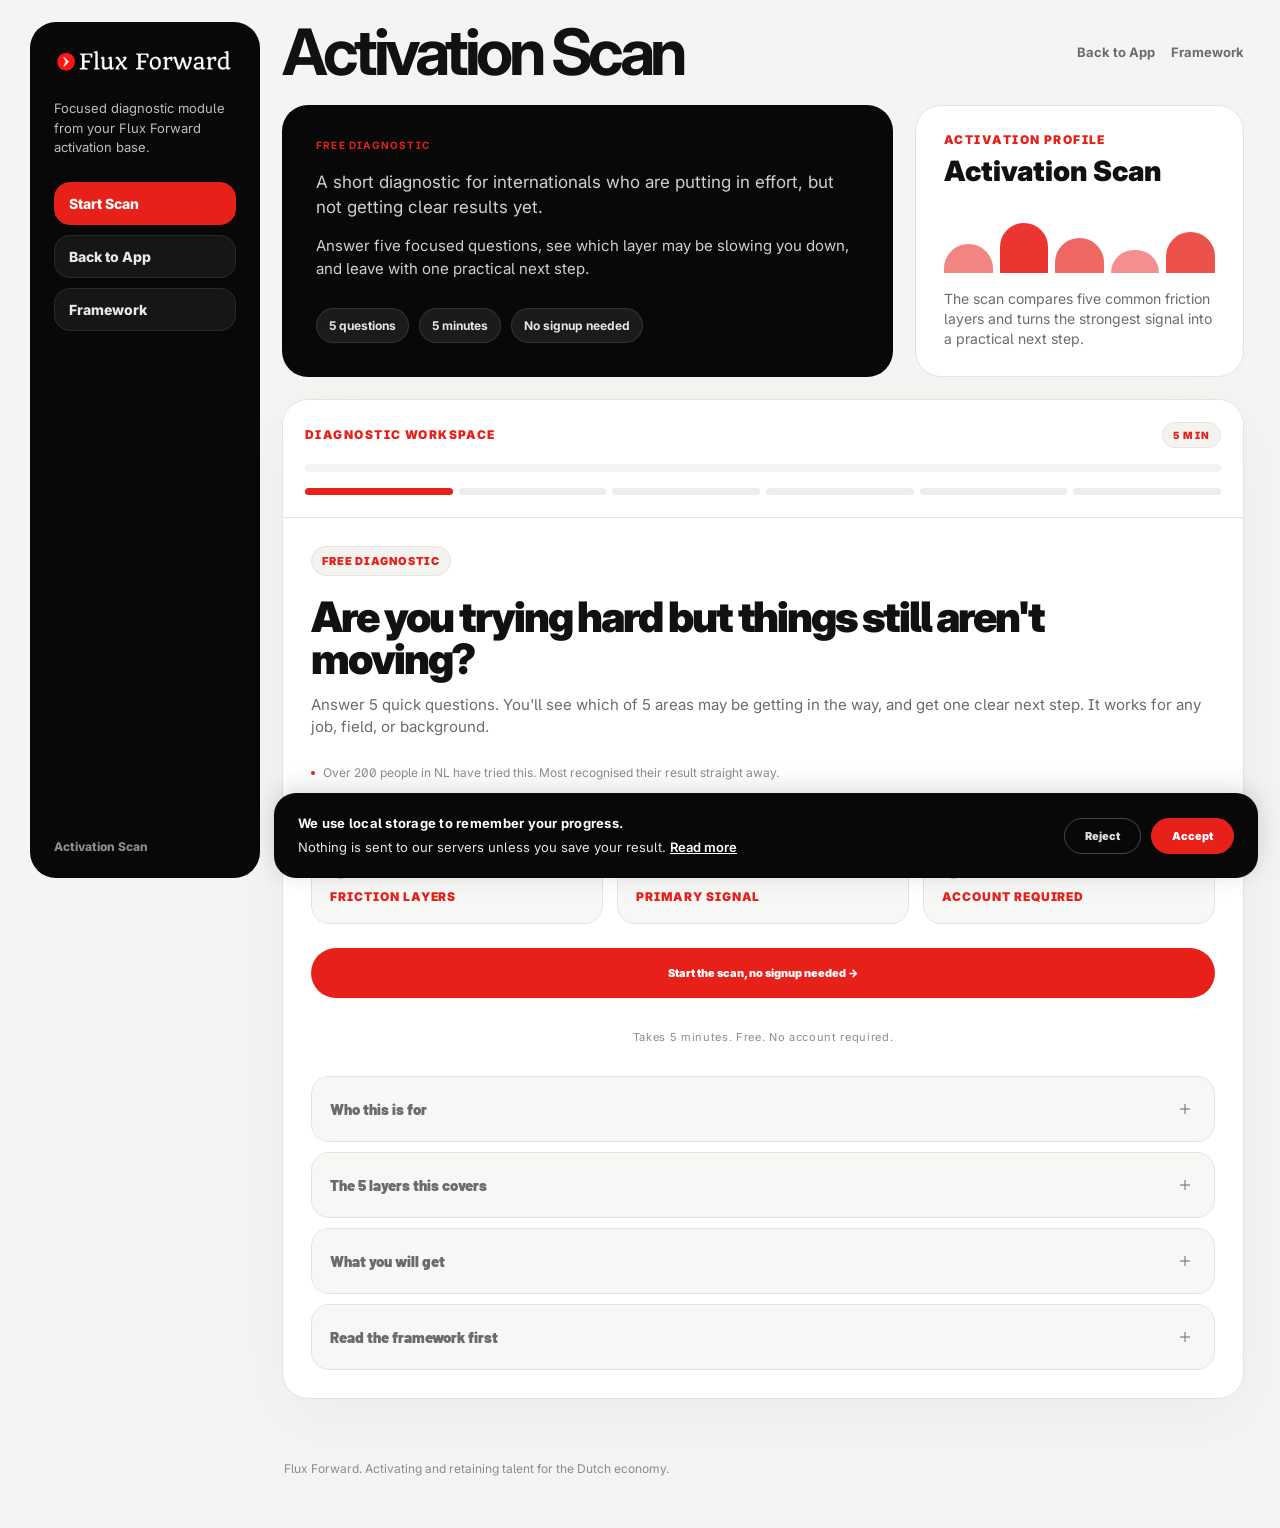
<file: activation-scan-v2-8.html>
<!DOCTYPE html>
<html lang="en">
<head>
  <meta charset="UTF-8" />
  <meta name="viewport" content="width=device-width, initial-scale=1.0" />
  <title>Activation Scan: Flux Forward</title>
  <meta name="description" content="A 5-minute diagnostic for internationals in the Netherlands. Find out which layer may be getting in the way of your progress." />
  <link rel="preconnect" href="https://fonts.googleapis.com" />
  <link rel="preconnect" href="https://fonts.gstatic.com" crossorigin />
  <link href="https://fonts.googleapis.com/css2?family=Barlow:ital,wght@0,400;0,600;0,700;1,700&family=Barlow+Condensed:wght@700;800&family=Inter:wght@400;600;700;800;900&display=swap" rel="stylesheet" />
  <style>
    *, *::before, *::after { box-sizing: border-box; margin: 0; padding: 0; }

    :root {
      --red: #E8201A;
      --red-dark: #c0180f;
      --red-light: #fff8f7;
      --red-mid: #fde8e7;
      --text: #111111;
      --text-muted: #5a5a5a;
      --text-hint: #a8a8a8;
      --border: rgba(0,0,0,0.06);
      --border-strong: rgba(0,0,0,0.14);
      --bg: #fafaf8;
      --bg-card: #ffffff;
      --bg-off: #f4f3f0;
      --bg-subtle: #faf9f7;
      --green: #0f6b37;
      --green-light: #f0f8f3;
      --transition: 0.2s cubic-bezier(0.32, 0.72, 0, 1);
      --transition-slow: 0.4s cubic-bezier(0.32, 0.72, 0, 1);
    }

    html { scroll-behavior: smooth; }

    body {
      font-family: 'Barlow', sans-serif;
      background: var(--bg);
      color: var(--text);
      min-height: 100vh;
      display: flex;
      flex-direction: column;
      -webkit-font-smoothing: antialiased;
      -moz-osx-font-smoothing: grayscale;
      font-feature-settings: "ss01", "ss02";
    }

    ::selection { background: var(--text); color: white; }

    /* ── NAV ── */
    nav {
      padding: 1.25rem 2rem;
      display: flex;
      align-items: center;
      justify-content: space-between;
      background: rgba(250, 250, 248, 0.85);
      backdrop-filter: blur(20px);
      -webkit-backdrop-filter: blur(20px);
      border-bottom: 1px solid var(--border);
      position: sticky;
      top: 0;
      z-index: 100;
    }
    .nav-logo { text-decoration: none; display: inline-flex; align-items: center; gap: 8px; }
    .nav-logo::before {
      content: '';
      width: 7px;
      height: 7px;
      background: var(--red);
      border-radius: 50%;
    }
    .logo-text {
      font-weight: 700;
      font-size: 12px;
      letter-spacing: 0.14em;
      color: var(--text);
      text-transform: uppercase;
    }
    .nav-tag {
      font-size: 10px;
      font-weight: 600;
      color: var(--text-hint);
      letter-spacing: 0.16em;
      text-transform: uppercase;
    }

    /* ── HERO ── */
    .hero {
      padding: 6rem 2rem 4.5rem;
      text-align: center;
      max-width: 760px;
      margin: 0 auto;
      position: relative;
    }
    .hero-badge {
      display: inline-flex;
      align-items: center;
      gap: 8px;
      font-size: 10px;
      font-weight: 700;
      letter-spacing: 0.18em;
      text-transform: uppercase;
      color: var(--red);
      margin-bottom: 2.5rem;
      padding: 6px 14px;
      background: var(--red-mid);
      border-radius: 100px;
    }
    .hero-badge::before {
      content: '';
      width: 6px;
      height: 6px;
      background: var(--red);
      border-radius: 50%;
      animation: pulse 2s ease-in-out infinite;
    }
    @keyframes pulse {
      0%, 100% { opacity: 1; transform: scale(1); }
      50% { opacity: 0.5; transform: scale(0.85); }
    }
    .hero h1 {
      font-family: 'Barlow Condensed', sans-serif;
      font-weight: 800;
      font-size: clamp(2.6rem, 7vw, 4.8rem);
      line-height: 0.95;
      text-transform: uppercase;
      color: var(--text);
      margin-bottom: 1.75rem;
      letter-spacing: -0.015em;
    }
    .hero h1 em {
      font-style: italic;
      color: var(--red);
      position: relative;
    }
    .hero-subtitle {
      font-size: 12px;
      font-weight: 700;
      color: var(--text-hint);
      letter-spacing: 0.08em;
      text-transform: uppercase;
      margin-bottom: 1.5rem;
    }
    .hero p {
      font-size: 17px;
      color: var(--text-muted);
      line-height: 1.7;
      max-width: 480px;
      margin: 0 auto 3rem;
      font-weight: 400;
    }
    .hero-meta {
      display: inline-flex;
      align-items: center;
      gap: 1.5rem;
      font-size: 10px;
      font-weight: 700;
      letter-spacing: 0.16em;
      text-transform: uppercase;
      color: var(--text-hint);
    }
    .hero-meta-item { position: relative; }
    .hero-meta-item:not(:last-child)::after {
      content: '';
      position: absolute;
      right: -0.8rem;
      top: 50%;
      transform: translateY(-50%);
      width: 3px;
      height: 3px;
      background: var(--text-hint);
      border-radius: 50%;
      opacity: 0.5;
    }

    /* ── SCAN CONTAINER & CARD ── */
    .scan-container {
      max-width: 580px;
      margin: 0 auto 8rem;
      padding: 0 1.5rem;
      width: 100%;
    }
    .scan-card {
      background: var(--bg-card);
      border: 1px solid var(--border);
      border-radius: 4px;
      padding: 2.75rem;
      box-shadow:
        0 1px 2px rgba(0,0,0,0.02),
        0 8px 32px rgba(0,0,0,0.04);
    }

    /* ── PROGRESS ── */
    .progress-track {
      height: 2px;
      background: var(--bg-off);
      margin-bottom: 0.875rem;
      overflow: hidden;
      border-radius: 2px;
    }
    .progress-fill {
      height: 100%;
      background: var(--text);
      transition: width 0.6s cubic-bezier(0.32, 0.72, 0, 1);
      border-radius: 2px;
    }
    .progress-text {
      font-size: 10px;
      font-weight: 700;
      letter-spacing: 0.14em;
      text-transform: uppercase;
      color: var(--text-hint);
      margin-bottom: 2.25rem;
    }

    /* ── STEPS & ANIMATIONS ── */
    .step { display: none; }
    .step.active {
      display: block;
      animation: stepIn 0.4s cubic-bezier(0.32, 0.72, 0, 1) both;
    }
    @keyframes stepIn {
      from { opacity: 0; transform: translateY(8px); }
      to { opacity: 1; transform: translateY(0); }
    }
    @keyframes fadeUp {
      from { opacity: 0; transform: translateY(4px); }
      to { opacity: 1; transform: translateY(0); }
    }

    /* ── STEP ELEMENTS ── */
    .step-label {
      display: inline-block;
      font-size: 9px;
      font-weight: 700;
      letter-spacing: 0.18em;
      text-transform: uppercase;
      color: var(--red);
      margin-bottom: 1.25rem;
      padding: 4px 10px;
      background: var(--red-mid);
      border-radius: 100px;
    }
    .question-text {
      font-family: 'Barlow Condensed', sans-serif;
      font-weight: 800;
      font-size: 26px;
      line-height: 1.15;
      color: var(--text);
      margin-bottom: 0.875rem;
      text-transform: uppercase;
      letter-spacing: -0.005em;
    }
    .question-context {
      font-size: 13px;
      color: var(--text-muted);
      line-height: 1.65;
      margin-bottom: 1.75rem;
      font-style: normal;
      padding: 0;
      border: none;
    }

    /* ── CHOICES ── */
    .choice-wrap {
      display: flex;
      flex-direction: column;
      gap: 6px;
      margin-bottom: 2.25rem;
    }
    .choice-option {
      display: flex;
      align-items: flex-start;
      gap: 14px;
      padding: 14px 16px;
      border: 1px solid var(--border-strong);
      border-radius: 3px;
      cursor: pointer;
      background: var(--bg-card);
      user-select: none;
      transition: all var(--transition);
      position: relative;
    }
    .choice-option:hover {
      border-color: var(--text);
      transform: translateX(2px);
    }
    .choice-option.selected {
      border-color: var(--red);
      background: var(--red-light);
      box-shadow: 0 0 0 3px rgba(232,32,26,0.08);
    }
    .choice-dot {
      width: 18px;
      height: 18px;
      border-radius: 50%;
      border: 1.5px solid var(--border-strong);
      flex-shrink: 0;
      display: flex;
      align-items: center;
      justify-content: center;
      transition: all var(--transition);
      margin-top: 1px;
    }
    .choice-option.selected .choice-dot {
      background: var(--red);
      border-color: var(--red);
      transform: scale(1.05);
    }
    .choice-inner {
      width: 6px;
      height: 6px;
      border-radius: 50%;
      background: white;
      opacity: 0;
      transition: opacity var(--transition);
    }
    .choice-option.selected .choice-inner { opacity: 1; }
    .choice-text {
      font-size: 14px;
      color: var(--text);
      line-height: 1.5;
    }

    /* ── PREVIEW SCREEN ── */
    .preview-action-block { margin-bottom: 2rem; }
    .preview-tagline {
      font-size: 15px;
      color: var(--text-muted);
      line-height: 1.7;
      margin-bottom: 1.25rem;
    }
    .preview-stats-line {
      font-size: 12px;
      color: var(--text-hint);
      line-height: 1.5;
      margin-bottom: 1.5rem;
      font-style: normal;
      display: inline-flex;
      align-items: center;
      gap: 8px;
    }
    .preview-stats-line::before {
      content: '';
      width: 4px;
      height: 4px;
      background: var(--red);
      border-radius: 50%;
      flex-shrink: 0;
    }
    .preview-reassurance {
      font-size: 11px;
      color: var(--text-hint);
      text-align: center;
      letter-spacing: 0.06em;
      margin-top: 1rem;
    }
    .layer-preview-item {
      display: flex;
      gap: 14px;
      padding: 12px 0;
      border-bottom: 1px solid var(--border);
      align-items: flex-start;
    }
    .layer-preview-item:last-child { border-bottom: none; }
    .layer-preview-num {
      font-size: 10px;
      font-weight: 700;
      color: var(--red);
      width: 18px;
      flex-shrink: 0;
      padding-top: 3px;
      letter-spacing: 0.06em;
    }
    .layer-preview-name {
      font-size: 13px;
      font-weight: 700;
      color: var(--text);
      margin-bottom: 3px;
    }
    .layer-preview-desc {
      font-size: 12px;
      color: var(--text-muted);
      line-height: 1.55;
    }

    /* ── ACCORDION ── */
    .accordion-section { border-top: 1px solid var(--border); }
    .accordion-toggle {
      width: 100%;
      display: flex;
      align-items: center;
      justify-content: space-between;
      padding: 1rem 0;
      background: none;
      border: none;
      cursor: pointer;
      font-family: 'Barlow', sans-serif;
      font-size: 12px;
      font-weight: 700;
      color: var(--text-muted);
      letter-spacing: 0.06em;
      text-align: left;
      transition: color var(--transition);
    }
    .accordion-toggle:hover { color: var(--text); }
    .accordion-icon {
      width: 20px;
      height: 20px;
      flex-shrink: 0;
      position: relative;
      transition: transform 0.25s cubic-bezier(0.32, 0.72, 0, 1);
    }
    .accordion-icon::before, .accordion-icon::after {
      content: '';
      position: absolute;
      background: var(--text-hint);
      transition: background var(--transition);
    }
    .accordion-icon::before {
      width: 10px;
      height: 1px;
      top: 50%;
      left: 50%;
      transform: translate(-50%, -50%);
    }
    .accordion-icon::after {
      width: 1px;
      height: 10px;
      top: 50%;
      left: 50%;
      transform: translate(-50%, -50%);
      transition: transform 0.25s cubic-bezier(0.32, 0.72, 0, 1);
    }
    .accordion-icon.open { transform: rotate(180deg); }
    .accordion-icon.open::after { transform: translate(-50%, -50%) scaleY(0); }
    .accordion-icon.open::before, .accordion-toggle:hover .accordion-icon::before, .accordion-toggle:hover .accordion-icon::after { background: var(--red); }
    .accordion-body {
      padding: 0 0 1.25rem;
      color: var(--text-muted);
      font-size: 13px;
      line-height: 1.7;
      animation: fadeUp 0.25s ease both;
    }
    .accordion-link {
      display: inline-flex;
      align-items: center;
      gap: 6px;
      font-size: 13px;
      color: var(--red);
      text-decoration: none;
      font-weight: 600;
      padding: 6px 0;
      transition: gap var(--transition);
    }
    .accordion-link:hover { gap: 10px; }

    /* ── FORM FIELDS ── */
    .field { margin-bottom: 1.1rem; }
    .field label {
      display: block;
      font-size: 10px;
      font-weight: 700;
      letter-spacing: 0.16em;
      text-transform: uppercase;
      color: var(--text-muted);
      margin-bottom: 8px;
    }
    .field input[type="text"], .field input[type="email"] {
      width: 100%;
      padding: 13px 14px;
      border: 1px solid var(--border-strong);
      border-radius: 3px;
      font-size: 15px;
      font-family: 'Barlow', sans-serif;
      background: var(--bg-card);
      color: var(--text);
      outline: none;
      transition: all var(--transition);
    }
    .field input:focus {
      border-color: var(--text);
      box-shadow: 0 0 0 3px rgba(17,17,17,0.06);
    }
    .gdpr-note {
      font-size: 11px;
      color: var(--text-hint);
      line-height: 1.65;
      margin-bottom: 1.5rem;
    }
    .gdpr-note a { color: var(--text-hint); text-decoration: underline; }

    /* ── BUTTONS ── */
    .btn-primary {
      width: 100%;
      padding: 16px;
      border: none;
      border-radius: 3px;
      font-size: 11px;
      font-weight: 700;
      font-family: 'Barlow', sans-serif;
      letter-spacing: 0.16em;
      text-transform: uppercase;
      cursor: pointer;
      background: var(--text);
      color: white;
      transition: background var(--transition), transform 0.1s;
      position: relative;
    }
    .btn-primary span { position: relative; z-index: 1; }
    .btn-primary:not(:disabled):hover { background: var(--red); }
    .btn-primary:disabled { background: #d4d4d4; color: white; cursor: not-allowed; }
    .btn-primary:not(:disabled):active { transform: scale(0.98); }
    .btn-secondary {
      width: 100%;
      padding: 16px;
      border: 1px solid var(--border-strong);
      border-radius: 3px;
      font-size: 11px;
      font-weight: 700;
      font-family: 'Barlow', sans-serif;
      letter-spacing: 0.16em;
      text-transform: uppercase;
      cursor: pointer;
      background: transparent;
      color: var(--text);
      transition: all var(--transition);
    }
    .btn-secondary:hover { background: var(--text); color: white; border-color: var(--text); }
    .btn-secondary:active { transform: scale(0.98); }
    .btn-row { display: grid; grid-template-columns: 1fr 1fr; gap: 0.75rem; }
    .btn-cta {
      display: block;
      width: 100%;
      padding: 18px;
      background: var(--red);
      color: white;
      border: none;
      border-radius: 3px;
      font-size: 11px;
      font-weight: 700;
      font-family: 'Barlow', sans-serif;
      letter-spacing: 0.16em;
      text-transform: uppercase;
      text-align: center;
      text-decoration: none;
      cursor: pointer;
      transition: all var(--transition);
      box-shadow: 0 1px 2px rgba(232,32,26,0.1), 0 6px 20px rgba(232,32,26,0.18);
    }
    .btn-cta:hover {
      background: var(--red-dark);
      box-shadow: 0 2px 4px rgba(232,32,26,0.15), 0 12px 32px rgba(232,32,26,0.25);
      transform: translateY(-1px);
    }
    .btn-cta:active { transform: translateY(0); }
    .btn-inline {
      display: block;
      width: 100%;
      padding: 13px 16px;
      background: transparent;
      color: var(--text-muted);
      border: 1px solid var(--border-strong);
      border-radius: 3px;
      font-size: 11px;
      font-weight: 700;
      font-family: 'Barlow', sans-serif;
      letter-spacing: 0.12em;
      text-transform: uppercase;
      text-align: center;
      text-decoration: none;
      cursor: pointer;
      transition: all var(--transition);
      margin-bottom: 2rem;
    }
    .btn-inline:hover {
      background: var(--text);
      color: white;
      border-color: var(--text);
    }

    /* ── RESULT ── */
    .result-eyebrow {
      display: inline-block;
      font-size: 10px;
      font-weight: 700;
      letter-spacing: 0.18em;
      text-transform: uppercase;
      color: var(--red);
      margin-bottom: 1rem;
      padding: 4px 10px;
      background: var(--red-mid);
      border-radius: 100px;
    }
    .result-title {
      font-family: 'Barlow Condensed', sans-serif;
      font-weight: 800;
      font-size: 34px;
      line-height: 1.05;
      color: var(--text);
      text-transform: uppercase;
      margin-bottom: 1.25rem;
      letter-spacing: -0.01em;
    }
    .result-desc {
      font-size: 15px;
      color: var(--text-muted);
      line-height: 1.75;
      margin-bottom: 1.75rem;
    }
    .insight-box {
      border: none;
      border-left: 2px solid var(--red);
      padding: 0.25rem 0 0.25rem 1.25rem;
      background: transparent;
      margin-bottom: 1.5rem;
    }
    .insight-label {
      font-size: 10px;
      font-weight: 700;
      letter-spacing: 0.18em;
      text-transform: uppercase;
      color: var(--red);
      margin-bottom: 8px;
    }
    .insight-text { font-size: 14px; color: var(--text); line-height: 1.75; }
    .next-box {
      border: none;
      border-left: 2px solid var(--green);
      padding: 0.25rem 0 0.25rem 1.25rem;
      background: transparent;
      margin-bottom: 2rem;
    }
    .next-label {
      font-size: 10px;
      font-weight: 700;
      letter-spacing: 0.18em;
      text-transform: uppercase;
      color: var(--green);
      margin-bottom: 8px;
    }
    .next-text { font-size: 14px; color: var(--text); line-height: 1.75; }

    /* ── ALL LAYERS / BAR CHART ── */
    .all-layers { margin-bottom: 2rem; }
    .all-layers-title {
      font-size: 10px;
      font-weight: 700;
      letter-spacing: 0.16em;
      text-transform: uppercase;
      color: var(--text-hint);
      margin-bottom: 1rem;
    }
    .layer-row {
      display: flex;
      align-items: center;
      gap: 12px;
      padding: 10px 0;
      border-bottom: 1px solid var(--border);
    }
    .layer-row:last-child { border-bottom: none; }
    .layer-row-name { font-size: 13px; font-weight: 600; color: var(--text); flex: 1; }
    .layer-bar-wrap {
      width: 120px;
      height: 4px;
      background: var(--bg-off);
      overflow: hidden;
      border-radius: 100px;
    }
    .layer-bar-fill {
      height: 100%;
      background: var(--red);
      border-radius: 100px;
      transition: width 0.7s cubic-bezier(0.32, 0.72, 0, 1);
    }
    .layer-bar-fill.low { background: #d4d4d4; }
    .layer-score-label {
      font-size: 10px;
      font-weight: 700;
      color: var(--text-hint);
      width: 56px;
      text-align: right;
      text-transform: uppercase;
      letter-spacing: 0.06em;
    }

    /* ── SECONDARY LAYERS ── */
    .secondary-section { margin-bottom: 2rem; }
    .secondary-title {
      font-size: 10px;
      font-weight: 700;
      letter-spacing: 0.16em;
      text-transform: uppercase;
      color: var(--text-hint);
      margin-bottom: 1rem;
    }
    .secondary-layer {
      border: 1px solid var(--border);
      border-radius: 3px;
      padding: 1rem 1.25rem;
      margin-bottom: 0.5rem;
      background: var(--bg-subtle);
      transition: all var(--transition);
    }
    .secondary-layer:hover { border-color: var(--border-strong); }
    .secondary-layer-name {
      font-size: 11px;
      font-weight: 700;
      letter-spacing: 0.1em;
      text-transform: uppercase;
      color: var(--text);
      margin-bottom: 4px;
    }
    .secondary-layer-text { font-size: 13px; color: var(--text-muted); line-height: 1.6; }

    /* ── ACCURACY BOX ── */
    .accuracy-box {
      border: 1px solid var(--border);
      border-radius: 3px;
      padding: 1.25rem;
      margin-bottom: 1.5rem;
      background: var(--bg-subtle);
    }
    .accuracy-title { font-size: 13px; font-weight: 700; color: var(--text); margin-bottom: 0.5rem; }
    .accuracy-sub { font-size: 13px; color: var(--text-muted); line-height: 1.65; margin-bottom: 0.75rem; }
    .accuracy-link {
      display: inline-flex;
      align-items: center;
      gap: 6px;
      font-size: 13px;
      color: var(--red);
      text-decoration: none;
      font-weight: 600;
      transition: gap var(--transition);
    }
    .accuracy-link:hover { gap: 10px; }

    /* ── DIVIDER ── */
    .divider {
      height: 1px;
      background: var(--border);
      margin: 2rem 0;
    }

    /* ── EMAIL CAPTURE ── */
    .email-capture {
      border: 1px solid var(--border);
      border-radius: 3px;
      padding: 1.75rem;
      margin-bottom: 1.5rem;
      background: var(--bg-subtle);
    }
    .email-capture-title {
      font-family: 'Barlow Condensed', sans-serif;
      font-weight: 800;
      font-size: 22px;
      text-transform: uppercase;
      color: var(--text);
      margin-bottom: 0.5rem;
      letter-spacing: -0.005em;
    }
    .email-capture-sub { font-size: 13px; color: var(--text-muted); line-height: 1.65; margin-bottom: 1.25rem; }
    .email-capture-success { font-size: 14px; color: var(--green); font-weight: 600; padding: 0.75rem 0; display: none; }

    /* ── CTA SECTION ── */
    .cta-softener {
      font-size: 13px;
      color: var(--text-muted);
      line-height: 1.65;
      margin-bottom: 1.25rem;
      font-style: normal;
      padding: 0 0 0 1rem;
      border-left: 2px solid var(--border-strong);
    }
    .cta-title {
      font-family: 'Barlow Condensed', sans-serif;
      font-weight: 800;
      font-size: 28px;
      text-transform: uppercase;
      color: var(--text);
      margin-bottom: 0.6rem;
      letter-spacing: -0.005em;
      line-height: 1.1;
    }
    .cta-sub { font-size: 14px; color: var(--text-muted); line-height: 1.7; margin-bottom: 1.5rem; }
    .minor-links { margin-top: 1.5rem; display: flex; flex-direction: column; gap: 0.5rem; }
    .minor-link {
      font-size: 13px;
      color: var(--text-muted);
      text-decoration: none;
      transition: color var(--transition);
      display: inline-flex;
      align-items: center;
      gap: 6px;
    }
    .minor-link:hover { color: var(--red); }
    .minor-link::before { content: '→'; opacity: 0.5; }

    /* ── TOOLTIP ── */
    .tooltip-wrap { position: relative; display: inline-flex; align-items: center; gap: 5px; }
    .tooltip-icon {
      width: 14px;
      height: 14px;
      border-radius: 50%;
      background: var(--bg-off);
      border: 1px solid var(--border-strong);
      color: var(--text-hint);
      font-size: 9px;
      font-weight: 700;
      display: inline-flex;
      align-items: center;
      justify-content: center;
      cursor: help;
      flex-shrink: 0;
      transition: all var(--transition);
    }
    .tooltip-wrap:hover .tooltip-icon {
      background: var(--text);
      color: white;
      border-color: var(--text);
    }
    .tooltip-popup {
      display: none;
      position: absolute;
      bottom: calc(100% + 8px);
      left: 50%;
      transform: translateX(-50%);
      background: var(--text);
      color: white;
      font-size: 12px;
      line-height: 1.5;
      padding: 10px 14px;
      width: 220px;
      z-index: 10;
      pointer-events: none;
      font-weight: 400;
      border-radius: 4px;
      box-shadow: 0 8px 24px rgba(0,0,0,0.18);
    }
    .tooltip-popup::after {
      content: '';
      position: absolute;
      top: 100%;
      left: 50%;
      transform: translateX(-50%);
      border: 5px solid transparent;
      border-top-color: var(--text);
    }
    .tooltip-wrap:hover .tooltip-popup,
    .tooltip-wrap:focus-within .tooltip-popup { display: block; }

    /* ── GUIDED ACTIVATION LAYER ── */
    .guided-layer { animation: stepIn 0.4s ease both; }
    .guided-question {
      font-family: 'Barlow Condensed', sans-serif;
      font-weight: 800;
      font-size: 22px;
      line-height: 1.2;
      color: var(--text);
      margin-bottom: 1.5rem;
      text-transform: uppercase;
      letter-spacing: -0.005em;
    }
    .guided-choices { display: flex; flex-direction: column; gap: 6px; margin-bottom: 2rem; }
    .guided-choice {
      display: flex;
      align-items: flex-start;
      gap: 14px;
      padding: 13px 16px;
      border: 1px solid var(--border-strong);
      border-radius: 3px;
      cursor: pointer;
      background: var(--bg-card);
      user-select: none;
      transition: all var(--transition);
    }
    .guided-choice:hover {
      border-color: var(--text);
      transform: translateX(2px);
    }
    .guided-choice.selected {
      border-color: var(--red);
      background: var(--red-light);
      box-shadow: 0 0 0 3px rgba(232,32,26,0.08);
    }
    .guided-choice-dot {
      width: 18px;
      height: 18px;
      border-radius: 50%;
      border: 1.5px solid var(--border-strong);
      flex-shrink: 0;
      display: flex;
      align-items: center;
      justify-content: center;
      transition: all var(--transition);
      margin-top: 2px;
    }
    .guided-choice.selected .guided-choice-dot {
      background: var(--red);
      border-color: var(--red);
      transform: scale(1.05);
    }
    .guided-choice-dot-inner {
      width: 6px;
      height: 6px;
      border-radius: 50%;
      background: white;
      opacity: 0;
      transition: opacity var(--transition);
    }
    .guided-choice.selected .guided-choice-dot-inner { opacity: 1; }
    .guided-choice-text { font-size: 14px; color: var(--text); line-height: 1.5; }
    .guided-response { display: none; animation: stepIn 0.4s ease both; }
    .guided-response.visible { display: block; }
    .guided-interpretation {
      border: none;
      border-left: 2px solid var(--border-strong);
      padding: 0.25rem 0 0.25rem 1.25rem;
      background: transparent;
      margin-bottom: 1.5rem;
    }
    .guided-interpretation-label {
      font-size: 10px;
      font-weight: 700;
      letter-spacing: 0.16em;
      text-transform: uppercase;
      color: var(--text-hint);
      margin-bottom: 8px;
    }
    .guided-interpretation-text { font-size: 14px; color: var(--text); line-height: 1.75; }
    .guided-next {
      border: none;
      border-left: 2px solid var(--green);
      padding: 0.25rem 0 0.25rem 1.25rem;
      background: transparent;
      margin-bottom: 1.75rem;
    }
    .guided-next-label {
      font-size: 10px;
      font-weight: 700;
      letter-spacing: 0.16em;
      text-transform: uppercase;
      color: var(--green);
      margin-bottom: 8px;
    }
    .guided-next-text { font-size: 14px; color: var(--text); line-height: 1.75; }
    .guided-support {
      border: 1px solid var(--border);
      border-radius: 3px;
      padding: 1.25rem;
      background: var(--bg-subtle);
      margin-bottom: 1.5rem;
    }
    .guided-support-text { font-size: 13px; color: var(--text-muted); line-height: 1.6; margin-bottom: 0.75rem; }
    .guided-support-link {
      display: inline-flex;
      align-items: center;
      gap: 6px;
      font-size: 13px;
      color: var(--red);
      text-decoration: none;
      font-weight: 600;
      transition: gap var(--transition);
    }
    .guided-support-link:hover { gap: 10px; }
    .guided-back {
      display: inline-flex;
      align-items: center;
      gap: 6px;
      font-size: 11px;
      font-weight: 700;
      letter-spacing: 0.12em;
      text-transform: uppercase;
      color: var(--text-hint);
      cursor: pointer;
      background: none;
      border: none;
      padding: 0;
      margin-bottom: 1.5rem;
      font-family: 'Barlow', sans-serif;
      transition: color var(--transition), gap var(--transition);
    }
    .guided-back:hover { color: var(--red); gap: 10px; }
    .guided-separator { height: 1px; background: var(--border); margin: 2rem 0; }
    .guided-entry {
      border: 1px solid var(--border);
      border-radius: 3px;
      padding: 1.75rem;
      margin-top: 2rem;
      background: var(--bg-subtle);
    }
    .guided-entry-label {
      display: inline-block;
      font-size: 10px;
      font-weight: 700;
      letter-spacing: 0.18em;
      text-transform: uppercase;
      color: var(--red);
      margin-bottom: 0.875rem;
      padding: 4px 10px;
      background: var(--red-mid);
      border-radius: 100px;
    }
    .guided-entry-title {
      font-family: 'Barlow Condensed', sans-serif;
      font-weight: 800;
      font-size: 22px;
      text-transform: uppercase;
      color: var(--text);
      margin-bottom: 0.6rem;
      letter-spacing: -0.005em;
    }
    .guided-entry-sub { font-size: 14px; color: var(--text-muted); line-height: 1.7; margin-bottom: 1.5rem; }

    /* ── FIELD-AGNOSTIC NOTE ── */
    .field-agnostic-note {
      font-size: 11px;
      color: var(--text-hint);
      font-style: normal;
      margin-bottom: 1.5rem;
      padding: 8px 12px;
      background: var(--bg-off);
      border-radius: 3px;
      border-left: none;
      display: inline-flex;
      align-items: flex-start;
      gap: 8px;
      width: 100%;
      line-height: 1.6;
    }
    .field-agnostic-note::before {
      content: '✦';
      color: var(--red);
      flex-shrink: 0;
    }

    /* ── CHECKBOX ── */
    .checkbox-label {
      display: flex;
      align-items: flex-start;
      gap: 10px;
      font-size: 13px;
      color: var(--text-muted);
      cursor: pointer;
      margin-bottom: 1rem;
      line-height: 1.5;
    }
    .checkbox-label input { margin-top: 2px; accent-color: var(--red); flex-shrink: 0; }


    /* ── GDPR CONSENT CHECKBOX ── */
    .consent-row {
      display: flex;
      align-items: flex-start;
      gap: 10px;
      padding: 12px 14px;
      background: var(--bg-off);
      border-radius: 3px;
      border-left: 2px solid var(--border-strong);
      margin-bottom: 1.25rem;
      transition: border-color var(--transition);
    }
    .consent-row.checked { border-left-color: var(--red); background: var(--red-light); }
    .consent-row input[type="checkbox"] {
      margin-top: 2px;
      width: 16px;
      height: 16px;
      flex-shrink: 0;
      accent-color: var(--red);
      cursor: pointer;
    }
    .consent-row label {
      font-size: 13px;
      color: var(--text);
      line-height: 1.5;
      cursor: pointer;
      text-transform: none;
      letter-spacing: 0;
      font-weight: 400;
      flex: 1;
    }
    .consent-row .consent-link {
      display: inline;
      color: var(--red);
      text-decoration: underline;
      font-weight: 600;
      cursor: pointer;
      background: none;
      border: none;
      padding: 0;
      font-family: inherit;
      font-size: inherit;
    }
    .consent-row .consent-link:hover { color: var(--red-dark); }

    /* ── MODAL ── */
    .modal-overlay {
      display: none;
      position: fixed;
      inset: 0;
      background: rgba(17,17,17,0.55);
      backdrop-filter: blur(4px);
      -webkit-backdrop-filter: blur(4px);
      z-index: 1000;
      align-items: center;
      justify-content: center;
      padding: 1.5rem;
      animation: modalFade 0.2s ease;
    }
    .modal-overlay.visible { display: flex; }
    @keyframes modalFade {
      from { opacity: 0; }
      to { opacity: 1; }
    }
    .modal-content {
      background: var(--bg-card);
      max-width: 540px;
      width: 100%;
      max-height: 85vh;
      overflow-y: auto;
      border-radius: 4px;
      padding: 2rem;
      position: relative;
      animation: modalSlide 0.3s cubic-bezier(0.32, 0.72, 0, 1);
      box-shadow: 0 24px 48px rgba(0,0,0,0.18);
    }
    @keyframes modalSlide {
      from { opacity: 0; transform: translateY(20px) scale(0.97); }
      to { opacity: 1; transform: translateY(0) scale(1); }
    }
    .modal-close {
      position: absolute;
      top: 1rem;
      right: 1rem;
      width: 32px;
      height: 32px;
      background: none;
      border: 1px solid var(--border);
      border-radius: 3px;
      font-size: 18px;
      color: var(--text-hint);
      cursor: pointer;
      display: flex;
      align-items: center;
      justify-content: center;
      transition: all var(--transition);
      line-height: 1;
    }
    .modal-close:hover { color: var(--text); border-color: var(--text); }
    .modal-eyebrow {
      display: inline-block;
      font-size: 9px;
      font-weight: 700;
      letter-spacing: 0.18em;
      text-transform: uppercase;
      color: var(--red);
      margin-bottom: 0.875rem;
      padding: 4px 10px;
      background: var(--red-mid);
      border-radius: 100px;
    }
    .modal-title {
      font-family: 'Barlow Condensed', sans-serif;
      font-weight: 800;
      font-size: 26px;
      text-transform: uppercase;
      color: var(--text);
      margin-bottom: 1rem;
      line-height: 1.1;
      letter-spacing: -0.005em;
    }
    .modal-section { margin-bottom: 1.25rem; }
    .modal-section-title {
      font-size: 11px;
      font-weight: 700;
      letter-spacing: 0.12em;
      text-transform: uppercase;
      color: var(--text);
      margin-bottom: 0.5rem;
    }
    .modal-section-text {
      font-size: 13px;
      color: var(--text-muted);
      line-height: 1.7;
    }
    .modal-section-text a { color: var(--red); text-decoration: underline; font-weight: 600; }
    .modal-divider { height: 1px; background: var(--border); margin: 1.25rem 0; }
    .modal-actions {
      display: flex;
      gap: 0.75rem;
      margin-top: 1.5rem;
    }
    .modal-actions .btn-primary { flex: 1; }


    /* ── COOKIE BANNER ── */
    .cookie-banner {
      display: none;
      position: fixed;
      bottom: 0;
      left: 0;
      right: 0;
      background: var(--text);
      color: white;
      padding: 1.25rem 1.5rem;
      z-index: 999;
      box-shadow: 0 -4px 24px rgba(0,0,0,0.15);
      animation: bannerSlide 0.35s cubic-bezier(0.32, 0.72, 0, 1);
    }
    .cookie-banner.visible { display: block; }
    @keyframes bannerSlide {
      from { transform: translateY(100%); }
      to { transform: translateY(0); }
    }
    .cookie-banner-inner {
      max-width: 1100px;
      margin: 0 auto;
      display: flex;
      align-items: center;
      gap: 1.5rem;
      flex-wrap: wrap;
      justify-content: space-between;
    }
    .cookie-banner-text {
      font-size: 13px;
      line-height: 1.6;
      color: rgba(255,255,255,0.9);
      flex: 1;
      min-width: 240px;
    }
    .cookie-banner-text strong {
      color: white;
      font-weight: 700;
      display: block;
      margin-bottom: 3px;
      font-size: 13px;
      letter-spacing: 0.02em;
    }
    .cookie-banner-text a {
      color: white;
      text-decoration: underline;
      font-weight: 600;
    }
    .cookie-banner-actions {
      display: flex;
      gap: 0.625rem;
      flex-shrink: 0;
    }
    .cookie-btn {
      padding: 10px 20px;
      border-radius: 3px;
      font-size: 11px;
      font-weight: 700;
      font-family: 'Barlow', sans-serif;
      letter-spacing: 0.14em;
      text-transform: uppercase;
      cursor: pointer;
      transition: all var(--transition);
      border: 1px solid transparent;
      white-space: nowrap;
    }
    .cookie-btn-reject {
      background: transparent;
      color: rgba(255,255,255,0.85);
      border-color: rgba(255,255,255,0.25);
    }
    .cookie-btn-reject:hover {
      background: rgba(255,255,255,0.08);
      border-color: rgba(255,255,255,0.5);
      color: white;
    }
    .cookie-btn-accept {
      background: var(--red);
      color: white;
      border-color: var(--red);
    }
    .cookie-btn-accept:hover {
      background: var(--red-dark);
      border-color: var(--red-dark);
    }
    @media (max-width: 600px) {
      .cookie-banner { padding: 1rem 1.25rem; }
      .cookie-banner-inner { gap: 1rem; }
      .cookie-banner-text { min-width: 100%; }
      .cookie-banner-actions { width: 100%; }
      .cookie-btn { flex: 1; padding: 12px; }
    }

    /* ── FOOTER ── */
    footer {
      margin-top: auto;
      padding: 2.5rem 2rem;
      text-align: center;
      font-size: 10px;
      font-weight: 700;
      letter-spacing: 0.14em;
      text-transform: uppercase;
      color: var(--text-hint);
      border-top: 1px solid var(--border);
    }
    footer a { color: var(--text-hint); text-decoration: none; transition: color var(--transition); }
    footer a:hover { color: var(--red); }

    /* ── RESPONSIVE ── */
    @media (max-width: 600px) {
      nav { padding: 1rem 1.25rem; }
      .scan-card { padding: 1.75rem 1.25rem; }
      .hero { padding: 4rem 1.5rem 3rem; }
      .hero-meta { flex-wrap: wrap; gap: 1rem; }
      .hero-meta-item:not(:last-child)::after { display: none; }
      .btn-row { grid-template-columns: 1fr; }
      .layer-bar-wrap { width: 80px; }
      .question-text { font-size: 22px; }
      .result-title { font-size: 27px; }
      .cta-title { font-size: 24px; }
    }
    /* PRODUCT UI PASS */
    body {
      background:
        linear-gradient(135deg, rgba(232,32,26,0.07), transparent 28rem),
        radial-gradient(circle at top right, rgba(15,107,55,0.08), transparent 24rem),
        var(--bg);
    }
    nav {
      padding: 1rem 2rem;
      box-shadow: 0 1px 0 rgba(255,255,255,0.75) inset;
    }
    .nav-actions { display: flex; align-items: center; gap: 1rem; }
    .nav-link {
      color: var(--text-muted);
      font-size: 11px;
      font-weight: 700;
      letter-spacing: 0.12em;
      text-decoration: none;
      text-transform: uppercase;
      transition: color var(--transition);
    }
    .nav-link:hover { color: var(--red); }
    .product-shell {
      width: min(1180px, calc(100% - 40px));
      margin: 0 auto;
      padding: 4rem 0 6rem;
      display: grid;
      grid-template-columns: minmax(0, 0.95fr) minmax(460px, 1.05fr);
      gap: 3rem;
      align-items: start;
    }
    .hero {
      max-width: none;
      margin: 0;
      padding: 2.25rem 0 0;
      text-align: left;
      position: sticky;
      top: 5.25rem;
    }
    .hero-badge { margin-bottom: 1.6rem; border-radius: 4px; }
    .hero h1 {
      font-size: clamp(3.4rem, 7vw, 6.6rem);
      line-height: 0.88;
      max-width: 560px;
      margin-bottom: 1.25rem;
      letter-spacing: 0;
    }
    .hero-subtitle {
      color: var(--text);
      font-size: 14px;
      line-height: 1.5;
      letter-spacing: 0.08em;
      max-width: 520px;
      margin-bottom: 1rem;
    }
    .hero p {
      margin: 0 0 1.75rem;
      max-width: 520px;
      font-size: 18px;
    }
    .hero-meta {
      display: flex;
      justify-content: flex-start;
      flex-wrap: wrap;
      margin-bottom: 2rem;
    }
    .hero-panel {
      max-width: 520px;
      background: rgba(255,255,255,0.74);
      border: 1px solid rgba(0,0,0,0.08);
      border-radius: 8px;
      padding: 1rem;
      box-shadow: 0 22px 70px rgba(0,0,0,0.08);
      backdrop-filter: blur(18px);
    }
    .hero-panel-top {
      display: flex;
      align-items: center;
      justify-content: space-between;
      gap: 1rem;
      padding-bottom: 0.85rem;
      border-bottom: 1px solid var(--border);
      margin-bottom: 1rem;
    }
    .hero-panel-title {
      font-size: 11px;
      font-weight: 700;
      letter-spacing: 0.14em;
      text-transform: uppercase;
      color: var(--text);
    }
    .hero-panel-status {
      display: inline-flex;
      align-items: center;
      gap: 6px;
      color: var(--green);
      font-size: 11px;
      font-weight: 700;
      letter-spacing: 0.12em;
      text-transform: uppercase;
    }
    .hero-panel-status::before {
      content: '';
      width: 7px;
      height: 7px;
      border-radius: 50%;
      background: var(--green);
    }
    .signal-grid {
      display: grid;
      grid-template-columns: repeat(5, 1fr);
      gap: 8px;
      align-items: end;
      height: 120px;
      margin-bottom: 1rem;
    }
    .signal-bar {
      border-radius: 5px 5px 2px 2px;
      background: linear-gradient(180deg, var(--red), #111);
      min-height: 22px;
      opacity: 0.9;
    }
    .signal-bar:nth-child(1) { height: 45%; opacity: 0.55; }
    .signal-bar:nth-child(2) { height: 78%; }
    .signal-bar:nth-child(3) { height: 55%; opacity: 0.68; }
    .signal-bar:nth-child(4) { height: 36%; opacity: 0.5; }
    .signal-bar:nth-child(5) { height: 64%; opacity: 0.78; }
    .hero-panel-copy {
      color: var(--text-muted);
      font-size: 13px;
      line-height: 1.6;
    }
    .scan-container {
      max-width: none;
      margin: 0;
      padding: 0;
    }
    .scan-card {
      border-radius: 8px;
      padding: 0;
      overflow: hidden;
      box-shadow: 0 24px 80px rgba(17,17,17,0.12);
    }
    .scan-header {
      padding: 1.35rem 1.5rem 1.25rem;
      background: var(--text);
      color: white;
    }
    .scan-header-row {
      display: flex;
      align-items: center;
      justify-content: space-between;
      gap: 1rem;
      margin-bottom: 1rem;
    }
    .scan-kicker {
      color: rgba(255,255,255,0.62);
      font-size: 10px;
      font-weight: 700;
      letter-spacing: 0.16em;
      text-transform: uppercase;
    }
    .scan-time {
      border: 1px solid rgba(255,255,255,0.2);
      border-radius: 999px;
      color: rgba(255,255,255,0.82);
      font-size: 10px;
      font-weight: 700;
      letter-spacing: 0.12em;
      padding: 6px 10px;
      text-transform: uppercase;
      white-space: nowrap;
    }
    .progress-track { background: rgba(255,255,255,0.14); margin-bottom: 0.8rem; }
    .progress-fill { background: var(--red); }
    .progress-text { color: rgba(255,255,255,0.62); margin-bottom: 0; }
    .progress-steps {
      display: grid;
      grid-template-columns: repeat(6, 1fr);
      gap: 6px;
      margin-top: 1rem;
    }
    .progress-dot {
      height: 5px;
      border-radius: 999px;
      background: rgba(255,255,255,0.16);
      transition: background var(--transition), transform var(--transition);
    }
    .progress-dot.active { background: var(--red); transform: scaleY(1.35); }
    .scan-body { padding: 2.4rem; }
    .question-text, .result-title, .cta-title, .email-capture-title, .guided-question { letter-spacing: 0; }
    .question-text { font-size: 30px; line-height: 1.08; max-width: 760px; }
    .question-context, .preview-tagline { font-size: 15px; }
    .field-agnostic-note {
      border-radius: 6px;
      border: 1px solid var(--border);
      background: var(--bg-subtle);
      padding: 12px 14px;
      margin-bottom: 1.4rem;
    }
    .choice-wrap { gap: 10px; }
    .choice-option {
      border-radius: 7px;
      padding: 16px;
      background: linear-gradient(180deg, #fff, #fbfbf9);
    }
    .choice-option:hover { transform: translateY(-1px); box-shadow: 0 10px 22px rgba(17,17,17,0.06); }
    .choice-option.selected { box-shadow: 0 0 0 3px rgba(232,32,26,0.09), 0 10px 24px rgba(232,32,26,0.08); }
    .btn-primary, .btn-secondary, .btn-cta, .btn-inline, .cookie-btn { border-radius: 6px; }
    .btn-primary, .btn-cta { min-height: 50px; }
    .step-label, .result-eyebrow, .hero-badge { border-radius: 5px; }
    .preview-card-grid {
      display: grid;
      grid-template-columns: repeat(3, 1fr);
      gap: 10px;
      margin: 1.5rem 0;
    }
    .preview-card {
      border: 1px solid var(--border);
      border-radius: 7px;
      padding: 1rem;
      background: var(--bg-subtle);
    }
    .preview-card-value {
      font-family: 'Barlow Condensed', sans-serif;
      font-size: 28px;
      font-weight: 800;
      line-height: 1;
      color: var(--red);
      margin-bottom: 6px;
    }
    .preview-card-label {
      color: var(--text-muted);
      font-size: 12px;
      font-weight: 700;
      letter-spacing: 0.08em;
      line-height: 1.35;
      text-transform: uppercase;
    }
    .result-title { font-size: 42px; }
    .result-hero {
      border-radius: 8px;
      background: linear-gradient(135deg, var(--text), #302423);
      color: white;
      padding: 1.5rem;
      margin-bottom: 1.5rem;
    }
    .result-hero .result-eyebrow { background: rgba(255,255,255,0.12); color: #fff; }
    .result-hero .result-title, .result-hero .result-desc { color: white; }
    .result-hero .result-desc { color: rgba(255,255,255,0.78); margin-bottom: 0; }
    .insight-box, .next-box, .accuracy-box, .email-capture, .guided-entry, .secondary-layer {
      border-radius: 8px;
      background: #fff;
      border: 1px solid var(--border);
      padding: 1.25rem;
    }
    .insight-box { border-left: 4px solid var(--red); }
    .next-box { border-left: 4px solid var(--green); }
    .all-layers {
      border: 1px solid var(--border);
      border-radius: 8px;
      padding: 1rem 1.25rem;
      background: var(--bg-subtle);
    }
    .layer-row.primary {
      background: var(--red-light);
      margin-inline: -0.55rem;
      padding-inline: 0.55rem;
      border-radius: 6px;
    }
    .layer-bar-wrap { height: 7px; width: 150px; }
    .email-capture, .guided-entry { background: var(--bg-subtle); }
    .minor-links {
      border-top: 1px solid var(--border);
      padding-top: 1rem;
    }
    @media (max-width: 980px) {
      .product-shell {
        grid-template-columns: 1fr;
        gap: 2rem;
        padding-top: 2.5rem;
      }
      .hero {
        position: static;
        padding-top: 0;
      }
      .hero h1 { max-width: 720px; }
      .hero p, .hero-subtitle, .hero-panel { max-width: 680px; }
    }
    @media (max-width: 600px) {
      .nav-tag, .nav-link { display: none; }
      .nav-actions { gap: 0.75rem; }
      .product-shell { width: min(100% - 24px, 1180px); padding: 2rem 0 4rem; }
      .scan-card { padding: 0; }
      .scan-body { padding: 1.5rem 1.15rem; }
      .scan-header { padding: 1.2rem 1.15rem; }
      .scan-header-row { align-items: flex-start; }
      .hero { padding: 0; }
      .hero h1 { font-size: clamp(3rem, 19vw, 4.5rem); }
      .hero p { font-size: 16px; }
      .hero-panel { display: none; }
      .preview-card-grid { grid-template-columns: 1fr; }
      .layer-row { align-items: flex-start; flex-wrap: wrap; }
      .layer-row-name { flex-basis: 100%; }
      .layer-bar-wrap { width: calc(100% - 68px); }
    }
    /* APP ALIGNMENT PASS */
    :root {
      --bg: #f4f4f2;
      --panel: #ffffff;
      --soft: #e3e3df;
      --black: #080808;
      --muted: #6b6b6b;
      --radius: 26px;
      --border: var(--soft);
      --border-strong: #c9c9c4;
      --bg-card: var(--panel);
      --bg-off: #f7f7f5;
      --bg-subtle: #f7f7f5;
      --text-muted: var(--muted);
      --text-hint: #8c8c8c;
    }
    html { scroll-padding-top: 22px; }
    body {
      font-family: Inter, Arial, Helvetica, sans-serif;
      background: var(--bg);
      padding: 22px;
      display: block;
      --app-frame-width: min(1220px, calc(100vw - 44px));
      --app-frame-left: calc((100vw - var(--app-frame-width)) / 2);
    }
    nav {
      position: fixed;
      left: var(--app-frame-left);
      top: 22px;
      bottom: 22px;
      width: 230px;
      z-index: 100;
      display: flex;
      flex-direction: column;
      align-items: stretch;
      justify-content: flex-start;
      gap: 24px;
      padding: 24px;
      background: var(--black);
      color: white;
      border: none;
      border-radius: var(--radius);
      box-shadow: none;
      backdrop-filter: none;
      -webkit-backdrop-filter: none;
    }
    .brand-block { display: block; }
    .nav-logo {
      display: block;
      margin-bottom: 24px;
    }
    .nav-logo::before { display: none; }
    .brand-logo {
      width: 100%;
      max-width: 180px;
      height: auto;
      display: block;
    }
    .sidebar-copy {
      color: #bdbdbd;
      font-size: 13px;
      line-height: 1.5;
    }
    .nav-actions {
      display: flex;
      flex-direction: column;
      gap: 10px;
      align-items: stretch;
      flex: 1;
    }
    .nav-link,
    .nav-tag {
      display: block;
      text-decoration: none;
      color: #e8e8e8;
      background: rgba(255,255,255,0.06);
      border: 1px solid rgba(255,255,255,0.08);
      padding: 12px 14px;
      border-radius: 16px;
      font-size: 14px;
      font-weight: 800;
      letter-spacing: 0;
      text-transform: none;
    }
    .nav-link.primary {
      background: var(--red);
      border-color: var(--red);
      color: white;
    }
    .nav-link:hover {
      color: white;
      background: rgba(255,255,255,0.11);
    }
    .nav-link.primary:hover { background: var(--red-dark); }
    .nav-tag {
      color: #8c8c8c;
      background: transparent;
      border: none;
      padding: 14px 0 0;
      margin-top: auto;
      font-size: 12px;
    }
    .product-shell {
      width: min(968px, calc(100vw - 318px));
      margin: 0 0 0 calc(var(--app-frame-left) + 230px);
      padding: 0 0 30px;
      display: grid;
      grid-template-columns: 1fr;
      gap: 22px;
    }
    .scan-topbar {
      display: flex;
      align-items: center;
      justify-content: space-between;
      gap: 22px;
    }
    .scan-topbar h1 {
      font-family: Inter, Arial, Helvetica, sans-serif;
      font-size: clamp(34px, 5vw, 64px);
      line-height: 0.95;
      letter-spacing: -0.07em;
      margin: 0;
      text-transform: none;
    }
    .scan-toplinks {
      display: flex;
      gap: 16px;
      flex-shrink: 0;
    }
    .scan-toplinks a {
      color: var(--muted);
      font-size: 13px;
      font-weight: 700;
      text-decoration: none;
    }
    .scan-toplinks a:hover { color: var(--red); }
    .hero {
      position: static;
      display: grid;
      grid-template-columns: 1.3fr 0.7fr;
      gap: 22px;
      padding: 0;
      background: transparent;
    }
    .hero-copy {
      background: var(--black);
      border-radius: var(--radius);
      padding: 34px;
      min-height: 260px;
      display: flex;
      flex-direction: column;
      justify-content: space-between;
    }
    .hero-copy .hero-badge {
      background: transparent;
      color: var(--red);
      border-radius: 0;
      margin: 0 0 18px;
      padding: 0;
      width: fit-content;
      letter-spacing: 0.12em;
    }
    .hero-copy .hero-badge::before { display: none; }
    .hero-copy h1 {
      display: none;
    }
    .hero-copy h1 em {
      color: white;
      font-style: normal;
    }
    .hero-copy .hero-subtitle {
      color: #d0d0d0;
      font-size: 17px;
      font-weight: 400;
      letter-spacing: 0;
      line-height: 1.5;
      text-transform: none;
      margin: 0 0 12px;
      padding: 0;
      max-width: 560px;
      background: transparent;
    }
    .hero-copy p {
      color: #d0d0d0;
      font-size: 15px;
      line-height: 1.55;
      margin: 0;
      padding: 0;
      max-width: 560px;
      background: transparent;
    }
    .hero-copy .hero-meta {
      justify-content: flex-start;
      gap: 10px;
      margin: 26px 0 0;
      padding: 0;
      border-radius: 0;
      background: transparent;
    }
    .hero > .hero-badge,
    .hero > h1,
    .hero > .hero-subtitle,
    .hero > p,
    .hero > .hero-meta {
      grid-column: 1;
      background: var(--black);
    }
    .hero > .hero-badge {
      align-self: start;
      width: fit-content;
      color: var(--red);
      margin: 0 34px -18px;
      padding: 34px 0 0;
      border-radius: 0;
      letter-spacing: 0.12em;
    }
    .hero > .hero-badge::before { display: none; }
    .hero > h1 {
      color: white;
      font-family: Inter, Arial, Helvetica, sans-serif;
      font-size: clamp(38px, 6vw, 64px);
      line-height: 0.95;
      letter-spacing: -0.07em;
      text-transform: none;
      max-width: none;
      margin: 0;
      padding: 54px 34px 14px;
      border-radius: var(--radius) var(--radius) 0 0;
    }
    .hero h1 em {
      color: white;
      font-style: normal;
    }
    .hero > .hero-subtitle {
      color: #d0d0d0;
      font-size: 17px;
      font-weight: 400;
      letter-spacing: 0;
      line-height: 1.5;
      text-transform: none;
      margin: 0;
      padding: 0 34px 12px;
      max-width: none;
    }
    .hero > p {
      color: #d0d0d0;
      font-size: 15px;
      line-height: 1.55;
      margin: 0;
      padding: 0 34px 0;
      max-width: none;
    }
    .hero > .hero-meta {
      justify-content: flex-start;
      gap: 10px;
      margin: 0;
      padding: 26px 34px 34px;
      border-radius: 0 0 var(--radius) var(--radius);
    }
    .hero-meta-item {
      color: #e6e6e6;
      background: rgba(255,255,255,0.08);
      border: 1px solid rgba(255,255,255,0.1);
      border-radius: 999px;
      padding: 9px 12px;
      font-size: 12px;
      font-weight: 700;
      letter-spacing: 0;
      text-transform: none;
    }
    .hero-meta-item:not(:last-child)::after { display: none; }
    .hero-panel {
      grid-column: 2;
      grid-row: auto;
      align-self: start;
      max-width: none;
      min-height: 0;
      height: auto;
      background: var(--panel);
      border: 1px solid var(--soft);
      border-radius: var(--radius);
      padding: 26px 28px;
      box-shadow: none;
      backdrop-filter: none;
    }
    .hero-panel-top {
      display: block;
      border-bottom: none;
      padding-bottom: 0;
      margin-bottom: 24px;
    }
    .hero-panel-title {
      color: var(--red);
      font-size: 12px;
      font-weight: 900;
      letter-spacing: 0.12em;
      margin-bottom: 10px;
    }
    .hero-panel-status {
      color: var(--text);
      font-size: 30px;
      line-height: 1;
      letter-spacing: -0.05em;
      text-transform: none;
      font-weight: 900;
      display: block;
    }
    .hero-panel-status::before { display: none; }
    .hero-panel-status::after { content: 'Activation Scan'; }
    .hero-panel-status { font-size: 0; }
    .hero-panel-status::after { font-size: 28px; }
    .signal-grid { height: 64px; gap: 7px; margin: 18px 0 16px; }
    .signal-bar { border-radius: 999px 999px 6px 6px; background: var(--red); }
    .hero-panel-copy {
      color: var(--muted);
      font-size: 14px;
      line-height: 1.45;
    }
    .scan-card {
      border: 1px solid var(--soft);
      border-radius: var(--radius);
      box-shadow: 0 20px 70px rgba(0,0,0,0.035);
      background: var(--panel);
    }
    .scan-header {
      background: var(--panel);
      color: var(--text);
      border-bottom: 1px solid var(--soft);
      padding: 22px;
    }
    .scan-header-row { margin-bottom: 16px; }
    .scan-kicker {
      color: var(--red);
      font-size: 12px;
      font-weight: 900;
      letter-spacing: 0.12em;
    }
    .scan-time {
      color: var(--red);
      background: #f3f3f0;
      border: 1px solid var(--soft);
      font-weight: 900;
      border-radius: 999px;
    }
    .progress-track {
      height: 8px;
      background: #f3f3f0;
      border-radius: 999px;
    }
    .progress-fill { background: var(--red); border-radius: 999px; }
    .progress-text {
      color: var(--muted);
      font-size: 12px;
      font-weight: 800;
      letter-spacing: 0;
      text-transform: none;
    }
    .progress-dot { height: 7px; background: #ededeb; }
    .progress-dot.active { background: var(--red); transform: none; }
    .scan-body { padding: 28px; }
    .step-label,
    .result-eyebrow,
    .guided-entry-label,
    .guided-interpretation-label,
    .guided-next-label,
    .insight-label,
    .next-label,
    .all-layers-title,
    .secondary-title,
    .field label,
    .accuracy-title {
      color: var(--red);
      font-size: 11px;
      font-weight: 900;
      letter-spacing: 0.08em;
    }
    .step-label,
    .result-eyebrow {
      background: #f3f3f0;
      border: 1px solid var(--soft);
      border-radius: 999px;
      padding: 7px 10px;
    }
    .question-text,
    .result-title,
    .cta-title,
    .email-capture-title,
    .guided-question {
      font-family: Inter, Arial, Helvetica, sans-serif;
      letter-spacing: -0.05em;
      text-transform: none;
      line-height: 1;
      font-weight: 900;
    }
    .question-text { font-size: clamp(28px, 4vw, 42px); }
    .question-context,
    .preview-tagline,
    .choice-text,
    .guided-entry-sub,
    .email-capture-sub,
    .result-desc,
    .insight-text,
    .next-text {
      color: var(--muted);
      line-height: 1.5;
    }
    .field-agnostic-note,
    .preview-card,
    .secondary-layer,
    .accuracy-box,
    .email-capture,
    .guided-entry,
    .all-layers,
    .insight-box,
    .next-box {
      border-color: var(--soft);
      background: #f7f7f5;
      border-radius: 18px;
    }
    .accordion-section {
      border: 1px solid var(--soft);
      border-radius: 18px;
      background: #f7f7f5;
      overflow: hidden;
      margin-top: 10px;
    }
    .accordion-toggle {
      min-height: 64px;
      padding: 0 18px;
      color: var(--muted);
      font-size: 15px;
      font-weight: 900;
      letter-spacing: 0;
      text-transform: none;
    }
    .accordion-toggle span:first-child {
      line-height: 1.2;
    }
    .accordion-icon {
      width: 22px;
      height: 22px;
      color: transparent;
      font-size: 0;
    }
    .accordion-icon::before,
    .accordion-icon::after {
      background: var(--muted);
    }
    .accordion-icon.open::before,
    .accordion-toggle:hover .accordion-icon::before,
    .accordion-toggle:hover .accordion-icon::after {
      background: var(--red);
    }
    .accordion-body {
      padding: 0 18px 18px;
      border-top: 1px solid var(--soft);
      background: #fff;
    }
    .preview-card-grid { gap: 14px; }
    .preview-card { padding: 18px; }
    .preview-card-value {
      font-family: Inter, Arial, Helvetica, sans-serif;
      color: var(--red);
      font-size: 34px;
      font-weight: 900;
      letter-spacing: -0.05em;
    }
    .preview-card-label {
      color: var(--red);
      font-size: 12px;
      font-weight: 900;
    }
    .choice-option,
    .guided-choice {
      border-color: var(--soft);
      border-radius: 18px;
      background: #f7f7f5;
      padding: 18px;
    }
    .choice-option:hover,
    .guided-choice:hover {
      border-color: var(--red);
      box-shadow: none;
      transform: translateY(-1px);
    }
    .choice-option.selected,
    .guided-choice.selected {
      background: #fff8f7;
      border-color: var(--red);
      box-shadow: none;
    }
    .choice-dot,
    .guided-choice-dot { border-color: #c9c9c4; }
    .choice-option.selected .choice-dot,
    .guided-choice.selected .guided-choice-dot { background: var(--red); border-color: var(--red); }
    .btn-primary,
    .btn-secondary,
    .btn-cta,
    .btn-inline,
    .cookie-btn,
    .guided-support-link,
    .accordion-link,
    .accuracy-link {
      border-radius: 999px;
      font-family: Inter, Arial, Helvetica, sans-serif;
      font-weight: 900;
      letter-spacing: 0;
      text-transform: none;
    }
    .btn-primary,
    .btn-cta {
      background: var(--red);
      color: white;
      box-shadow: none;
    }
    .btn-primary:not(:disabled):hover,
    .btn-cta:hover {
      background: var(--red-dark);
      box-shadow: none;
    }
    .btn-secondary,
    .btn-inline {
      background: #f7f7f5;
      border-color: var(--soft);
    }
    .result-hero {
      background: var(--black);
      border-radius: var(--radius);
      padding: 34px;
    }
    .result-title { font-size: clamp(34px, 5vw, 56px); }
    .result-hero .result-eyebrow {
      background: rgba(255,255,255,0.08);
      border-color: rgba(255,255,255,0.1);
      color: var(--red);
    }
    .result-hero .result-desc { color: #d0d0d0; }
    .insight-box { border-left: 0; }
    .next-box {
      border-left: 0;
      background: var(--black);
    }
    .next-box .next-label { color: var(--red); }
    .next-box .next-text { color: #e6e6e6; }
    .layer-row.primary {
      background: #fff8f7;
      border: 1px solid #f1c8c5;
    }
    .layer-bar-wrap { background: #e7e7e4; }
    .layer-bar-fill { background: var(--red); }
    .cta-softener {
      border-left: 0;
      background: #f7f7f5;
      border: 1px solid var(--soft);
      border-radius: 18px;
      padding: 18px;
    }
    footer {
      margin: 22px 0 0 calc(var(--app-frame-left) + 230px);
      width: min(968px, calc(100vw - 318px));
      border-top: none;
      padding: 10px 2px 30px;
      text-align: left;
      letter-spacing: 0;
      text-transform: none;
      font-weight: 400;
      font-size: 12px;
    }
    .cookie-banner {
      left: 274px;
      right: 22px;
      bottom: 22px;
      border-radius: 22px;
      background: var(--black);
    }
    .modal-content { border-radius: var(--radius); }
    @media(max-width: 980px) {
      body { padding: 14px; }
      nav {
        position: relative;
        left: auto;
        top: auto;
        bottom: auto;
        width: auto;
        min-height: auto;
        margin-bottom: 22px;
      }
      .nav-actions {
        grid-template-columns: repeat(3, minmax(0, 1fr));
      }
      .nav-tag { display: none; }
      .product-shell,
      footer {
        width: 100%;
        margin-left: 0;
      }
      .hero { grid-template-columns: 1fr; }
      .hero-panel {
        grid-column: 1;
        grid-row: auto;
      }
      .cookie-banner { left: 14px; right: 14px; bottom: 14px; }
    }
    @media(max-width: 620px) {
      nav { padding: 20px; border-radius: 22px; }
      .brand-logo { max-width: 180px; }
      .sidebar-copy { margin-bottom: 18px; }
      .nav-actions { grid-template-columns: 1fr; }
      .nav-link { display: block; }
      .scan-topbar {
        align-items: flex-start;
        flex-direction: column;
        gap: 18px;
      }
      .scan-toplinks { flex-wrap: wrap; }
      .hero-copy { padding: 24px; border-radius: 22px; min-height: auto; }
      .hero-copy h1 { font-size: 42px; }
      .hero-copy .hero-meta { gap: 8px; }
      .hero-panel { display: block; border-radius: 22px; }
      .hero > h1 {
        font-size: 42px;
        padding: 50px 24px 14px;
      }
      .hero > .hero-badge { margin-inline: 24px; padding-top: 28px; }
      .hero > .hero-subtitle,
      .hero > p { padding-inline: 24px; }
      .hero > .hero-meta { padding: 24px; }
      .scan-header,
      .scan-body,
      .hero-panel,
      .result-hero { padding: 22px; }
      .preview-card-grid { grid-template-columns: 1fr; }
      .btn-row { grid-template-columns: 1fr; }
      .cookie-banner-inner { display: grid; }
    }
  </style>
</head>
<body>

<nav>
  <div class="brand-block">
    <a href="https://app.fluxforward.world" class="nav-logo">
      <img src="logo.png" alt="Flux Forward" class="brand-logo" />
    </a>
    <p class="sidebar-copy">Focused diagnostic module from your Flux Forward activation base.</p>
  </div>
  <div class="nav-actions">
    <a class="nav-link primary" href="#scan">Start Scan</a>
    <a class="nav-link" href="https://app.fluxforward.world">Back to App</a>
    <a class="nav-link" href="https://blog.fluxforward.world/p/youre-not-stuck-youre-misdiagnosed" target="_blank" rel="noopener">Framework</a>
    <span class="nav-tag">Activation Scan</span>
  </div>
</nav>

<main class="product-shell">
<div class="scan-topbar">
  <h1>Activation Scan</h1>
  <div class="scan-toplinks">
    <a href="https://app.fluxforward.world">Back to App</a>
    <a href="https://blog.fluxforward.world/p/youre-not-stuck-youre-misdiagnosed" target="_blank" rel="noopener">Framework</a>
  </div>
</div>
<div class="hero">
  <div class="hero-copy">
  <div class="hero-badge">Free diagnostic</div>
  <h1>Activation Scan</h1>
  <p class="hero-subtitle">A short diagnostic for internationals who are putting in effort, but not getting clear results yet.</p>
  <p>Answer five focused questions, see which layer may be slowing you down, and leave with one practical next step.</p>
  <div class="hero-meta">
    <span class="hero-meta-item">5 questions</span>
    <span class="hero-meta-item">5 minutes</span>
    <span class="hero-meta-item">No signup needed</span>
  </div>
  </div>
  <div class="hero-panel" aria-hidden="true">
    <div class="hero-panel-top">
      <div class="hero-panel-title">Activation profile</div>
      <div class="hero-panel-status">Live scan</div>
    </div>
    <div class="signal-grid">
      <div class="signal-bar"></div>
      <div class="signal-bar"></div>
      <div class="signal-bar"></div>
      <div class="signal-bar"></div>
      <div class="signal-bar"></div>
    </div>
    <div class="hero-panel-copy">The scan compares five common friction layers and turns the strongest signal into a practical next step.</div>
  </div>
</div>

<div class="scan-container" id="scan">
  <div class="scan-card">
    <div class="scan-header">
      <div class="scan-header-row">
        <div class="scan-kicker">Diagnostic workspace</div>
        <div class="scan-time">5 min</div>
      </div>
      <div class="progress-track"><div class="progress-fill" id="progress" style="width:0%"></div></div>
      <div class="progress-text" id="progress-text"></div>
      <div class="progress-steps" aria-hidden="true">
        <span class="progress-dot active"></span>
        <span class="progress-dot"></span>
        <span class="progress-dot"></span>
        <span class="progress-dot"></span>
        <span class="progress-dot"></span>
        <span class="progress-dot"></span>
      </div>
    </div>
    <div class="scan-body">

    <!-- STEP 0: PREVIEW V2.8 -->
    <div class="step active" id="step-0">
      <div class="preview-action-block">
        <div class="step-label">Free diagnostic</div>
        <div class="question-text">Are you trying hard but things still aren't moving?</div>
        <p class="preview-tagline">Answer 5 quick questions. You'll see which of 5 areas may be getting in the way, and get one clear next step. It works for any job, field, or background.</p>
        <div class="preview-stats-line">Over 200 people in NL have tried this. Most recognised their result straight away.</div>
        <div class="preview-card-grid">
          <div class="preview-card">
            <div class="preview-card-value">5</div>
            <div class="preview-card-label">friction layers</div>
          </div>
          <div class="preview-card">
            <div class="preview-card-value">1</div>
            <div class="preview-card-label">primary signal</div>
          </div>
          <div class="preview-card">
            <div class="preview-card-value">0</div>
            <div class="preview-card-label">account required</div>
          </div>
        </div>
        <button class="btn-primary" onclick="goNext(0)" style="margin-bottom:1rem;">Start the scan, no signup needed &rarr;</button>
        <div class="preview-reassurance">Takes 5 minutes. Free. No account required.</div>
      </div>

      <div class="accordion-section">
        <button class="accordion-toggle" onclick="toggleAccordion('acc-for')">
          <span>Who this is for</span>
          <span class="accordion-icon" id="acc-for-icon">+</span>
        </button>
        <div class="accordion-body" id="acc-for" style="display:none;">
          <p>People who moved to the Netherlands and are still figuring things out: looking for work, switching direction, or trying to understand how things work here. It doesn't matter what field you're in or how long you've been here.</p>
          <p style="margin-top:0.75rem;color:var(--text-hint);font-size:13px;">If things are already going well for you, this probably won't tell you much. But if something feels off or unclear, it usually shows up here.</p>
        </div>
      </div>

      <div class="accordion-section">
        <button class="accordion-toggle" onclick="toggleAccordion('acc-layers')">
          <span>The 5 layers this covers</span>
          <span class="accordion-icon" id="acc-layers-icon">+</span>
        </button>
        <div class="accordion-body" id="acc-layers" style="display:none;">
          <div class="layer-preview-item"><div class="layer-preview-num">1</div><div><div class="layer-preview-name">Priority Confusion</div><div class="layer-preview-desc">You have too many options and can't decide which one to go with.</div></div></div>
          <div class="layer-preview-item"><div class="layer-preview-num">2</div><div><div class="layer-preview-name">System Blindness</div><div class="layer-preview-desc">You're not sure how things really work here, so you end up in the most obvious places, which are often not the most useful.</div></div></div>
          <div class="layer-preview-item"><div class="layer-preview-num">3</div><div><div class="layer-preview-name">Positioning Collapse</div><div class="layer-preview-desc">People don't seem to understand what you bring, even though your background is strong.</div></div></div>
          <div class="layer-preview-item"><div class="layer-preview-num">4</div><div><div class="layer-preview-name">Execution Fragmentation</div><div class="layer-preview-desc">You're doing a lot, but nothing is really moving forward. Each week feels like starting over.</div></div></div>
          <div class="layer-preview-item" style="border-bottom:none;"><div class="layer-preview-num">5</div><div><div class="layer-preview-name">Capacity Breakdown</div><div class="layer-preview-desc">You've been at this for a while and you're running low. Trying harder isn't helping anymore.</div></div></div>
        </div>
      </div>

      <div class="accordion-section">
        <button class="accordion-toggle" onclick="toggleAccordion('acc-get')">
          <span>What you will get</span>
          <span class="accordion-icon" id="acc-get-icon">+</span>
        </button>
        <div class="accordion-body" id="acc-get" style="display:none;">
          <ul style="padding-left:1.1rem;color:var(--text-muted);font-size:14px;line-height:2;">
            <li>Your primary layer with a full explanation</li>
            <li>A visual picture of all 5 layers</li>
            <li>A guided step to find your specific situation</li>
            <li>One concrete next step</li>
            <li>Option to save your result by email</li>
          </ul>
        </div>
      </div>

      <div class="accordion-section">
        <button class="accordion-toggle" onclick="toggleAccordion('acc-read')">
          <span>Read the framework first</span>
          <span class="accordion-icon" id="acc-read-icon">+</span>
        </button>
        <div class="accordion-body" id="acc-read" style="display:none;">
          <a href="https://blog.fluxforward.world/p/youre-not-stuck-youre-misdiagnosed" target="_blank" rel="noopener" class="accordion-link">You are not stuck. You are misdiagnosed. →</a>
          <a href="https://blog.fluxforward.world/p/how-activation-actually-happens" target="_blank" rel="noopener" class="accordion-link">How activation actually happens. →</a>
        </div>
      </div>
    </div>

    <!-- STEP 1: Priority Confusion -->
    <div class="step" id="step-1">
      <div class="step-label">Question 1 of 5</div>
      <div class="question-text">In the past two weeks, how many different directions have you actively been pursuing at the same time?</div>
      <div class="question-context">A lot of people arrive here with a plan, then find things look different in practice. It's easy to end up chasing several directions at once without really committing to any of them.</div>
      <div class="field-agnostic-note">These questions work for any field and any background. There are no right or wrong answers, just pick the one that feels most true.</div>
      <div class="choice-wrap" id="choices-1"></div>
      <div class="btn-row">
        <button class="btn-secondary" onclick="goBack(1)">← Back</button>
        <button class="btn-primary" id="btn-1" onclick="goNext(1)" disabled>Next →</button>
      </div>
    </div>

    <!-- STEP 2: System Blindness -->
    <div class="step" id="step-2">
      <div class="step-label">Question 2 of 5</div>
      <div class="question-text">When you think about your last 5 opportunities or conversations. How did most of them come about?</div>
      <div class="question-context">There's the obvious way to find work here, and then there's how things actually move. Most people start with job boards and LinkedIn. But a lot of real opportunities happen through people, before anything gets posted.</div>
      <div class="field-agnostic-note">These questions work for any field and any background. There are no right or wrong answers, just pick the one that feels most true.</div>
      <div class="choice-wrap" id="choices-2"></div>
      <div class="btn-row">
        <button class="btn-secondary" onclick="goBack(2)">← Back</button>
        <button class="btn-primary" id="btn-2" onclick="goNext(2)" disabled>Next →</button>
      </div>
    </div>

    <!-- STEP 3: Positioning Collapse -->
    <div class="step" id="step-3">
      <div class="step-label">Question 3 of 5</div>
      <div class="question-text">When someone asks what you do or what you're looking for here. What usually happens?</div>
      <div class="question-context">What made you stand out in your previous country doesn't always come across the same way here. It's not about your skills. It's about whether the people you talk to can quickly understand what you bring.</div>
      <div class="field-agnostic-note">These questions work for any field and any background. There are no right or wrong answers, just pick the one that feels most true.</div>
      <div class="choice-wrap" id="choices-3"></div>
      <div class="btn-row">
        <button class="btn-secondary" onclick="goBack(3)">← Back</button>
        <button class="btn-primary" id="btn-3" onclick="goNext(3)" disabled>Next →</button>
      </div>
    </div>

    <!-- STEP 4: Execution Fragmentation -->
    <div class="step" id="step-4">
      <div class="step-label">Question 4 of 5</div>
      <div class="question-text">Looking at last week. Which of these best describes how you spent your energy?</div>
      <div class="question-context">Being busy and moving forward are not the same thing. If your effort is scattered across too many things, nothing really builds. This question looks at whether your energy is focused enough to create real momentum.</div>
      <div class="field-agnostic-note">These questions work for any field and any background. There are no right or wrong answers, just pick the one that feels most true.</div>
      <div class="choice-wrap" id="choices-4"></div>
      <div class="btn-row">
        <button class="btn-secondary" onclick="goBack(4)">← Back</button>
        <button class="btn-primary" id="btn-4" onclick="goNext(4)" disabled>Next →</button>
      </div>
    </div>

    <!-- STEP 5: Capacity Breakdown -->
    <div class="step" id="step-5">
      <div class="step-label">Question 5 of 5</div>
      <div class="question-text">When you think about the next step you know you should take. What gets in the way most often?</div>
      <div class="question-context">Long transitions are tiring. After months of uncertainty and pressure, your energy and motivation quietly drop. At some point, pushing harder stops working and can actually make things worse.</div>
      <div class="field-agnostic-note">These questions work for any field and any background. There are no right or wrong answers, just pick the one that feels most true.</div>
      <div class="choice-wrap" id="choices-5"></div>
      <div class="btn-row">
        <button class="btn-secondary" onclick="goBack(5)">← Back</button>
        <button class="btn-primary" id="btn-5" onclick="goNext(5)" disabled>See my result →</button>
      </div>
    </div>

    <!-- RESULT -->
    <div class="step" id="step-result">
      <div class="result-hero">
        <div class="result-eyebrow" id="r-eyebrow">Your primary layer</div>
        <div class="result-title" id="r-title"></div>
        <div class="result-desc" id="r-desc"></div>
      </div>
      <div class="insight-box">
        <div class="insight-label">What this means</div>
        <div class="insight-text" id="r-insight"></div>
      </div>
      <div class="next-box">
        <div class="next-label">What to focus on next</div>
        <div class="next-text" id="r-next"></div>
      </div>
      <div class="divider"></div>
      <div class="all-layers" id="r-all-layers">
        <div class="all-layers-title">Your full picture</div>
        <div id="all-layers-list"></div>
      </div>
      <div class="secondary-section" id="r-secondary" style="display:none">
        <div class="secondary-title">Other layers worth noting</div>
        <div id="r-secondary-list"></div>
      </div>
      <div class="divider"></div>
      <div class="accuracy-box">
        <div class="accuracy-title">Does this feel accurate to you?</div>
        <div class="accuracy-sub">This is based on 5 questions, so it's a starting point, not the full picture. If something feels off or doesn't match, we'd like to hear it.</div>
        <a class="accuracy-link" href="mailto:hi@fluxforward.world?subject=Activation Scan feedback">Share your thoughts →</a>
      </div>

      <div class="guided-entry" id="guided-entry-block">
        <div class="guided-entry-label">Go deeper</div>
        <div class="guided-entry-title">Want to go a bit deeper?</div>
        <div class="guided-entry-sub">Pick the situation that sounds most like yours. You'll get a short explanation and one clear thing to do next.</div>
        <button class="btn-primary" onclick="startGuidedLayer()">Yes, show me more →</button>
      </div>

      <!-- GUIDED LAYER -->
      <div class="guided-layer" id="guided-layer" style="display:none;">
        <div class="guided-separator"></div>
        <button class="guided-back" onclick="hideGuidedLayer()">← Back to result</button>
        <div class="step-label" id="guided-layer-label">Going deeper</div>
        <div class="guided-question" id="guided-question-text"></div>
        <div class="guided-choices" id="guided-choices-list"></div>
        <div class="guided-response" id="guided-response">
          <div class="guided-interpretation">
            <div class="guided-interpretation-label">What this usually means</div>
            <div class="guided-interpretation-text" id="guided-interp-text"></div>
          </div>
          <div class="guided-next">
            <div class="guided-next-label">Your next step</div>
            <div class="guided-next-text" id="guided-next-text"></div>
          </div>
          <div class="guided-support" id="guided-support-block">
            <div class="guided-support-text" id="guided-support-text"></div>
            <a class="guided-support-link" href="https://calendly.com/flux-forward/activation-scan-call" target="_blank" rel="noopener">Book a free Activation Scan call →</a>
          </div>
        </div>
      </div>

      <div class="email-capture" id="email-capture-block">
        <div class="email-capture-title">Want to save this?</div>
        <div class="email-capture-sub">Leave your email and we'll keep a copy. Nothing else unless you ask.</div>
        <div class="field"><label>First name</label><input type="text" id="fname" placeholder="Your name" oninput="checkEmail()" /></div>
        <div class="field"><label>Email address</label><input type="email" id="email" placeholder="you@example.com" oninput="checkEmail()" /></div>
        <div class="consent-row" id="consent-row">
          <input type="checkbox" id="gdpr-consent" onchange="checkEmail()" />
          <label for="gdpr-consent">I agree to my data being stored by Flux Forward. <button type="button" class="consent-link" onclick="openGdprModal()">More info</button></label>
        </div>
        <div class="field" style="flex-direction:row;align-items:flex-start;gap:10px;display:flex;margin-bottom:1.25rem;">
          <input type="checkbox" id="newsletter" style="margin-top:3px;width:16px;height:16px;flex-shrink:0;accent-color:var(--red);cursor:pointer;" />
          <label for="newsletter" style="font-size:13px;color:var(--text-muted);line-height:1.5;cursor:pointer;text-transform:none;letter-spacing:0;">Keep me updated with insights and resources for internationals in the Netherlands. (optional)</label>
        </div>
        <button class="btn-primary" id="btn-save" onclick="saveResult()" disabled style="margin-bottom:0.75rem;"><span>Save my result →</span></button>
        <div class="email-capture-success" id="save-success">Saved. We'll be in touch if useful.</div>
        <button class="btn-secondary" onclick="skipSave()" style="font-size:11px;padding:10px;margin-top:0.5rem;">No thanks, skip this</button>
      </div>
      <div id="post-save-block" style="display:none;">
        <button class="btn-inline" onclick="copyResult()">Copy result summary</button>
      </div>
      <p class="cta-softener">For most people, one short conversation is enough to find that one clear next step.</p>
      <div class="cta-title" id="cta-title">Want help making this practical?</div>
      <div class="cta-sub" id="cta-sub">Book a free 15-minute Activation Scan call. We’ll go through your result together and give you one clear next step.</div>
      <a class="btn-cta" id="cta-btn" href="https://calendly.com/flux-forward/activation-scan-call" target="_blank" rel="noopener">Book a free 15-minute call →</a>
      <div class="minor-links">
        <a class="minor-link" href="https://blog.fluxforward.world/p/youre-not-stuck-youre-misdiagnosed" target="_blank" rel="noopener">Read: You're not stuck. You're misdiagnosed. →</a>
        <a class="minor-link" href="https://blog.fluxforward.world/p/how-activation-actually-happens" target="_blank" rel="noopener">Read: How activation actually happens. →</a>
      </div>
    </div>

    </div>
  </div>
</div>
</main>

<footer>
  <p><a href="https://fluxforward.world">Flux Forward</a>. Activating and retaining talent for the Dutch economy.</p>
</footer>

<script>
  // Each question: array of {text, layer_index, score}
  // layer_index: 0=Priority, 1=System, 2=Positioning, 3=Execution, 4=Capacity
  const questions = [
    {
      choices: [
        { text: "Just one, clearly defined", layer: 0, score: 1 },
        { text: "Two or three, with some overlap", layer: 0, score: 2 },
        { text: "Four or more, hard to keep track", layer: 0, score: 4 },
        { text: "I'm not sure. It changes week to week", layer: 0, score: 5 }
      ]
    },
    {
      choices: [
        { text: "Mostly through platforms I searched (LinkedIn, job boards)", layer: 1, score: 5 },
        { text: "A mix of platforms and people I already knew", layer: 1, score: 3 },
        { text: "Mostly through people who reached out or referred me", layer: 1, score: 1 },
        { text: "I haven't had many opportunities or conversations recently", layer: 1, score: 4 }
      ]
    },
    {
      choices: [
        { text: "I explain it clearly and they get it quickly", layer: 2, score: 1 },
        { text: "I explain it but often get vague or uncertain reactions", layer: 2, score: 3 },
        { text: "I struggle to find the right framing for this context", layer: 2, score: 5 },
        { text: "I tend to give different answers depending on who's asking", layer: 2, score: 4 }
      ]
    },
    {
      choices: [
        { text: "Focused on one clear track with consistent actions", layer: 3, score: 1 },
        { text: "Split across 2–3 things, some progress on each", layer: 3, score: 2 },
        { text: "Spread across many things, hard to point to clear progress", layer: 3, score: 5 },
        { text: "Mostly reactive, responding to things as they came up", layer: 3, score: 4 }
      ]
    },
    {
      choices: [
        { text: "Nothing much. I usually follow through", layer: 4, score: 1 },
        { text: "Uncertainty about whether it's the right step", layer: 0, score: 3 },
        { text: "Low energy or motivation to start", layer: 4, score: 5 },
        { text: "Too many competing priorities pulling me elsewhere", layer: 3, score: 4 }
      ]
    }
  ];

  const layers = [
    { name:"Priority Confusion", title:"You have too many options and can't pick one.", desc:"You want to move forward, but you're not sure which direction to go. Maybe you're looking at a job and a side project and a possible move at the same time. When everything feels equally important, nothing actually moves.", insight:"The problem isn't that you're not trying. It's that you haven't made a real choice yet. Until you do, your energy keeps splitting between options instead of going into one.", next:"Pick one thing to focus on for the next 30 days. Not forever, just for now. A real choice, even an imperfect one, will move you forward faster than keeping all options open.", shortDesc:"Too many directions, no real decision yet." },
    { name:"System Blindness", title:"You don't fully see how things work here yet.", desc:"You're putting in the work: applying, reaching out, showing up. But a lot of what actually moves here happens before anything gets posted online. Referrals, informal conversations, people mentioning your name in the right room.", insight:"It's not that you're not doing enough. It's that part of the market is still invisible to you. The places where things actually happen are not always the most obvious ones.", next:"Before you apply to another job, talk to one person who works in your field here. Ask them how they got in. That one conversation will tell you more than ten more applications.", shortDesc:"Part of how things work here is still invisible to you." },
    { name:"Positioning Collapse", title:"People don't quickly understand what you bring.", desc:"Your experience is real. But when you explain what you do or what you're looking for, the reaction is often vague or uncertain. It's not that your background is wrong. It's that it's not coming across clearly in this context.", insight:"This is not about your skills. It's about how you explain yourself. If someone can't quickly understand what you do and why it matters, they can't help you, even if they want to.", next:"Pick one thing to explain better: your LinkedIn headline, your introduction, or how you describe your last job. Make it so clear that someone could repeat it to a colleague in one sentence.", shortDesc:"Your background is strong, but it's not coming across clearly here." },
    { name:"Execution Fragmentation", title:"You're busy, but nothing is really moving forward.", desc:"You're doing things. You're trying. But every week feels like you're starting from zero. You're applying here, reaching out there, exploring something else on the side. A lot of activity, not much momentum.", insight:"The problem is not that you're not working hard enough. It's that your effort is spread too thin. When you do a little of everything, nothing builds on itself.", next:"For the next two weeks, pick one thing only. One type of role, one way of reaching out, one track. Do that one thing consistently. Progress happens when effort stacks up, not when it spreads out.", shortDesc:"Too much going on at once. Nothing is building." },
    { name:"Capacity Breakdown", title:"You're running low and pushing harder isn't helping.", desc:"You've been at this for a while. The uncertainty, the rejections, the pressure to figure it all out, it adds up. At some point your energy and patience quietly run out. Things that used to feel manageable now feel much harder.", insight:"This isn't a discipline problem. When you've been running on low for too long, more effort usually makes things worse, not better. You need to recover first, then move.", next:"For the next few days, take one thing off your plate. Not forever, just for now. Rest is not wasted time. It's what makes the next step possible.", shortDesc:"You've been pushing for a while and you're running out of fuel." }
  ];

  // scores per layer
  const layerScores = [0, 0, 0, 0, 0];
  const selectedChoices = [null, null, null, null, null];
  let currentStep = 0;
  let resultData = null;
  let secondaryLayers = [];

  // Build choice UIs
  for (let q = 1; q <= 5; q++) {
    const wrap = document.getElementById('choices-' + q);
    questions[q-1].choices.forEach((choice, ci) => {
      const el = document.createElement('div');
      el.className = 'choice-option';
      el.innerHTML = '<div class="choice-dot"><div class="choice-inner"></div></div><div class="choice-text">' + choice.text + '</div>';
      el.addEventListener('click', () => {
        wrap.querySelectorAll('.choice-option').forEach(o => o.classList.remove('selected'));
        el.classList.add('selected');
        selectedChoices[q-1] = ci;
        document.getElementById('btn-' + q).disabled = false;
      });
      wrap.appendChild(el);
    });
  }

  function computeScores() {
    layerScores.fill(0);
    for (let q = 0; q < 5; q++) {
      const ci = selectedChoices[q];
      if (ci === null) continue;
      const choice = questions[q].choices[ci];
      layerScores[choice.layer] += choice.score;
    }
  }

  function toggleAccordion(id) {
    const body = document.getElementById(id);
    const icon = document.getElementById(id + '-icon');
    if (!body) return;
    const isOpen = body.style.display !== 'none';
    body.style.display = isOpen ? 'none' : 'block';
    if (icon) {
      icon.textContent = isOpen ? '+' : '-';
      if (isOpen) icon.classList.remove('open');
      else icon.classList.add('open');
    }
  }

  function makeTooltipName(name, desc) {
    return '<span class="tooltip-wrap">' + name + '<span class="tooltip-icon">?</span><span class="tooltip-popup">' + desc + '</span></span>';
  }

  function updateProgress(step) {
    currentStep = step;
    const pct = step >= 6 ? 100 : Math.round((step / 6) * 100);
    document.getElementById('progress').style.width = pct + '%';
    const labels = ['', 'Question 1 of 5', 'Question 2 of 5', 'Question 3 of 5', 'Question 4 of 5', 'Question 5 of 5', 'Result ready'];
    document.getElementById('progress-text').textContent = labels[step] || '';
    document.querySelectorAll('.progress-dot').forEach((dot, index) => {
      dot.classList.toggle('active', index <= Math.min(step, 5));
    });
  }

  function checkEmail() {
    const name = document.getElementById('fname').value.trim();
    const email = document.getElementById('email').value.trim();
    const consent = document.getElementById('gdpr-consent').checked;
    const validEmail = name.length > 0 && /^[^\s@]+@[^\s@]+\.[^\s@]+$/.test(email);
    document.getElementById('btn-save').disabled = !(validEmail && consent);
    const row = document.getElementById('consent-row');
    if (row) {
      if (consent) row.classList.add('checked');
      else row.classList.remove('checked');
    }
  }

  function openGdprModal() {
    document.getElementById('gdpr-modal').classList.add('visible');
    document.body.style.overflow = 'hidden';
  }

  function closeGdprModal(e) {
    if (e && e.type === 'click' && e.target.id !== 'gdpr-modal' && e.currentTarget !== e.target) return;
    document.getElementById('gdpr-modal').classList.remove('visible');
    document.body.style.overflow = '';
  }

  document.addEventListener('keydown', function(e) {
    if (e.key === 'Escape') {
      const modal = document.getElementById('gdpr-modal');
      if (modal && modal.classList.contains('visible')) closeGdprModal();
    }
  });

  // ── COOKIE CONSENT ──
  let storageAllowed = false;

  function checkCookieConsent() {
    let consent = null;
    try { consent = localStorage.getItem('ff_storage_consent'); } catch(e) {}
    if (consent === 'accepted') {
      storageAllowed = true;
    } else if (consent === 'rejected') {
      storageAllowed = false;
    } else {
      // No decision yet - show banner
      setTimeout(() => {
        const banner = document.getElementById('cookie-banner');
        if (banner) banner.classList.add('visible');
      }, 600);
    }
  }

  function acceptCookies() {
    try { localStorage.setItem('ff_storage_consent', 'accepted'); } catch(e) {}
    storageAllowed = true;
    document.getElementById('cookie-banner').classList.remove('visible');
  }

  function rejectCookies() {
    try {
      // Clear any existing data
      localStorage.removeItem('ff_scan_v28_result');
      localStorage.setItem('ff_storage_consent', 'rejected');
    } catch(e) {}
    storageAllowed = false;
    document.getElementById('cookie-banner').classList.remove('visible');
  }

  // Initialize on load
  checkCookieConsent();

  function goNext(from) {
    document.getElementById('step-' + from).classList.remove('active');
    if (from === 5) { showResult(); return; }
    document.getElementById('step-' + (from + 1)).classList.add('active');
    updateProgress(from + 1);
    scrollToScan();
  }

  function goBack(from) {
    document.getElementById('step-' + from).classList.remove('active');
    document.getElementById('step-' + (from - 1)).classList.add('active');
    updateProgress(from - 1);
    scrollToScan();
  }

  function scrollToScan() {
    const card = document.querySelector('.scan-card');
    if (!card) return;
    const top = card.getBoundingClientRect().top + window.pageYOffset - 84;
    window.scrollTo({ top: Math.max(0, top), behavior: 'smooth' });
  }

  function getScoreLabel(score) {
    if (score === 0) return 'Not present';
    if (score <= 2) return 'Low';
    if (score <= 4) return 'Moderate';
    if (score <= 6) return 'High';
    return 'Very high';
  }

  function isLowResult(maxScore) {
    return maxScore <= 2;
  }

  function animateResultItems() {
    const items = document.querySelectorAll('.result-hero, .insight-box, .next-box, .all-layers, .secondary-section, .accuracy-box');
    items.forEach((el, i) => {
      el.style.opacity = '0';
      el.style.transform = 'translateY(8px)';
      el.style.transition = 'opacity 0.35s ease, transform 0.35s ease';
      setTimeout(() => {
        el.style.opacity = '1';
        el.style.transform = 'translateY(0)';
      }, 80 + i * 60);
    });
  }

  function showResult() {
    computeScores();
    const maxScore = Math.max(...layerScores);
    let primaryIdx = layerScores.indexOf(maxScore);
    resultData = { idx: primaryIdx, ...layers[primaryIdx] };

    if (isLowResult(maxScore)) {
      resultData = null;
      secondaryLayers = [];
      document.getElementById('r-eyebrow').textContent = 'Your result';
      document.getElementById('r-title').textContent = 'Things look fairly clear for you right now.';
      document.getElementById('r-desc').textContent = "Based on what you answered, none of the 5 areas we look at seem to be causing a big problem right now. That's a good sign.";
      document.getElementById('r-insight').textContent = "Either things are genuinely going well, which is great. Or what's getting in the way for you just didn't come up in these 5 questions. Both are possible.";
      document.getElementById('r-next').textContent = "If things are going well, the job now is to keep it that way. If something still feels off but didn't show up here, a short conversation usually finds it quickly.";
      document.getElementById('r-all-layers').style.display = 'none';
      document.getElementById('r-secondary').style.display = 'none';
    } else {
      document.getElementById('r-eyebrow').textContent = 'Your primary layer';
      document.getElementById('r-all-layers').style.display = 'block';
      document.getElementById('r-title').textContent = resultData.title;
      document.getElementById('r-desc').textContent = resultData.desc;
      document.getElementById('r-insight').textContent = resultData.insight;
      document.getElementById('r-next').textContent = resultData.next;

      const allLayersList = document.getElementById('all-layers-list');
      allLayersList.innerHTML = '';
      const maxPossible = 10;
      layers.forEach((layer, i) => {
        const score = layerScores[i];
        const pct = Math.round((score / maxPossible) * 100);
        const isPrimary = i === primaryIdx;
        const row = document.createElement('div');
        row.className = 'layer-row' + (isPrimary ? ' primary' : '');
        const tooltipDescs = {
          'Priority Confusion': 'You have too many options and haven\'t committed to one yet.',
          'System Blindness': 'Part of how things work here is still invisible to you.',
          'Positioning Collapse': 'People don\'t quickly understand what you bring.',
          'Execution Fragmentation': 'Too much going on at once. Nothing is building.',
          'Capacity Breakdown': 'You\'ve been pushing for a while and you\'re running low.'
        };
        row.innerHTML = '<div class="layer-row-name" style="' + (isPrimary ? 'font-weight:700;color:var(--red);' : '') + '">' + makeTooltipName(layer.name, tooltipDescs[layer.name] || '') + (isPrimary ? ' ↑' : '') + '</div><div class="layer-bar-wrap"><div class="layer-bar-fill ' + (score <= 2 ? 'low' : '') + '" style="width:' + Math.min(pct, 100) + '%"></div></div><div class="layer-score-label">' + getScoreLabel(score) + '</div>';
        allLayersList.appendChild(row);
      });

      const secondaries = layerScores.map((s, i) => ({ s, i })).filter(x => x.i !== primaryIdx && x.s >= 3);
      secondaryLayers = secondaries.map(x => layers[x.i]);
      const secondaryList = document.getElementById('r-secondary-list');
      secondaryList.innerHTML = '';
      if (secondaries.length > 0) {
        secondaries.sort((a, b) => b.s - a.s);
        secondaries.forEach(x => {
          const l = layers[x.i];
          const item = document.createElement('div');
          item.className = 'secondary-layer';
          item.innerHTML = '<div class="secondary-layer-name">' + l.name + '</div><div class="secondary-layer-text">' + l.shortDesc + '</div>';
          secondaryList.appendChild(item);
        });
        document.getElementById('r-secondary').style.display = 'block';
      }
    }

    document.getElementById('step-result').classList.add('active');
    updateProgress(6);
    scrollToScan();
    animateResultItems();

    // Layer-specific CTA
    const ctaMessages = {
      'Priority Confusion': { title: 'Still not sure which direction to go?', sub: "In a free 15-minute call, we can help you make one clear choice and start moving." },
      'System Blindness': { title: "Not sure how things actually work here?", sub: "In a free 15-minute call, we can show you where opportunities actually move in your field, and what to do differently." },
      'Positioning Collapse': { title: "People not getting what you do?", sub: "In a free 15-minute call, we can help you explain yourself more clearly so the right people understand what you bring." },
      'Execution Fragmentation': { title: "Busy but nothing is moving?", sub: "In a free 15-minute call, we can help you pick one thing to focus on and actually make it move." },
      'Capacity Breakdown': { title: "Running out of energy to keep going?", sub: "In a free 15-minute call, we can help you figure out what to stop doing and how to get moving again." },
      'low_score': { title: "Want to talk it through?", sub: "If things are going well, great. If something still feels off, a short conversation usually finds it quickly." }
    };
    const layerName = resultData ? resultData.name : 'low_score';
    const ctaMsg = ctaMessages[layerName] || ctaMessages['low_score'];
    if (document.getElementById('cta-title')) document.getElementById('cta-title').textContent = ctaMsg.title;
    if (document.getElementById('cta-sub')) document.getElementById('cta-sub').textContent = ctaMsg.sub;

    try {
      if (storageAllowed) {
        localStorage.setItem('ff_scan_v28_result', JSON.stringify({ primaryLayer: resultData ? resultData.name : 'low_score', layerScores, savedAt: new Date().toISOString() }));
      }
    } catch(e) {}
  }

  async function saveResult() {
    const name = document.getElementById('fname').value.trim();
    const email = document.getElementById('email').value.trim();
    if (!name || !email) return;
    try {
      await fetch('https://formspree.io/f/xaqabvgd', {
        method: 'POST',
        headers: { 'Content-Type': 'application/json', 'Accept': 'application/json' },
        body: JSON.stringify({
          name, email,
          source: 'Activation Scan V2.8',
          newsletter: document.getElementById('newsletter').checked ? 'yes' : 'no',
          primary_layer: resultData ? resultData.name : 'low_score',
          primary_title: resultData ? resultData.title : '',
          primary_next: resultData ? resultData.next : '',
          secondary_layers: secondaryLayers.map(l => l.name).join(', '),
          score_priority_confusion: layerScores[0],
          score_system_blindness: layerScores[1],
          score_positioning: layerScores[2],
          score_execution: layerScores[3],
          score_capacity: layerScores[4]
        })
      });
    } catch(e) { console.log('Formspree error:', e); }
    document.getElementById('save-success').style.display = 'block';
    document.getElementById('btn-save').disabled = true;
    setTimeout(() => {
      document.getElementById('email-capture-block').style.display = 'none';
      document.getElementById('post-save-block').style.display = 'block';
    }, 1500);
  }

  function skipSave() {
    document.getElementById('email-capture-block').style.display = 'none';
    document.getElementById('post-save-block').style.display = 'block';
  }

  function buildSummary() {
    if (!resultData) return 'No strong layer identified.';
    let s = 'Primary layer: ' + resultData.name + '\n\n' + resultData.title + '\n\n' + resultData.desc + '\n\nWhat this means: ' + resultData.insight + '\n\nWhat to focus on next: ' + resultData.next;
    if (secondaryLayers.length > 0) s += '\n\nOther layers worth noting: ' + secondaryLayers.map(l => l.name).join(', ');
    return s;
  }

  async function copyResult() {
    try {
      await navigator.clipboard.writeText(buildSummary());
      alert('Result copied to clipboard.');
    } catch(e) { alert('Could not copy automatically.'); }
  }

  // =====================
  // GUIDED ACTIVATION LAYER DATA
  // =====================
  const guidedData = {
    'Priority Confusion': {
      question: 'Which of these sounds most like your situation right now?',
      support: 'If the options still feel equally heavy, a short conversation usually cuts through it fast.',
      situations: [
        {
          text: 'I have too many options and cannot commit to one.',
          interp: 'The issue is not that your options are bad. It is that without a decision structure, every option stays equally valid forever. The longer you hold all of them open, the more energy leaks across all of them without anything moving forward.',
          next: 'Write your top three options on paper. For each one, answer one question: "If I committed to this for the next 30 days, what would I do tomorrow?" The option with the clearest answer is probably your starting point.'
        },
        {
          text: 'I know what I want, but I am not sure it is realistic here.',
          interp: 'This is less about confusion and more about confidence in the local context. You have direction, but you are holding back because you are not sure the market will respond. That uncertainty often leads to hedging, which makes you less visible for the thing you actually want.',
          next: 'Test it before concluding it is not viable. Apply for one role or reach out to one person in that direction this week. Real signal from the market is more useful than more time spent weighing it in your head.'
        },
        {
          text: 'I keep switching between options depending on how each week goes.',
          interp: 'When your direction changes with each piece of feedback or rejection, it is usually a sign that you have not committed to a direction yet. You are still testing which one feels safest. The result is that nothing compounds, and each week feels like starting over.',
          next: 'Pick one direction for the next two weeks and do not change it regardless of what happens. Not because it is definitely right, but because consistency is what creates the data you need to actually evaluate it.'
        },
        {
          text: 'I feel pressure to make the right decision, so I keep delaying.',
          interp: 'The search for the right decision is often what prevents any decision. In practice, most directions become clearer through movement than through analysis. The cost of staying still is usually higher than the cost of starting in a slightly imperfect direction.',
          next: 'Give yourself a deadline: by the end of this week, you will commit to one direction for the next month. Not forever. Just long enough to actually see what happens.'
        },
        {
          text: 'I am not sure what I actually want anymore.',
          interp: 'This sometimes happens after a long period of uncertainty or adaptation. The original goal got blurred by the pressures of the transition itself. What you wanted before you arrived may no longer fit who you have become here, and that gap has not been named yet.',
          next: 'Set aside the question of what is realistic for a moment. Write down what you would pursue if you knew it would work. That answer often reveals what you actually want, which is a better starting point than what feels safe right now.'
        }
      ]
    },
    'System Blindness': {
      question: 'When it comes to finding opportunities here, which of these sounds most like you?',
      support: 'If the system still feels unclear, a conversation can help map what is actually relevant in your specific field.',
      situations: [
        {
          text: 'I apply regularly but rarely hear back.',
          interp: 'Low response rates on applications usually point to one of two things: the application itself is not landing clearly, or the channel is not the right one. Most opportunities in the Dutch market move through networks and referrals before they ever appear on a job board. Applying more to the same channels usually does not change the outcome.',
          next: 'For your next five applications, identify one person at each company before applying. Send a short message first. Not a pitch, just a genuine question about their work. Applications that follow a real conversation get read differently.'
        },
        {
          text: 'I do not really understand how hiring works in my field here.',
          interp: 'Every field in the Netherlands has its own hiring logic. Some move almost entirely through referrals. Some rely heavily on recruitment agencies. Some have informal communities where most roles are discussed before they are posted. Without knowing the specific pattern in your field, effort tends to go into the most visible channels, which are often the least effective.',
          next: 'Find two or three people working in your field here and ask them one question: "How did you get your current role?" The answers will tell you more about how the system actually works than any job board.'
        },
        {
          text: 'I am not sure who the right people are to connect with.',
          interp: 'This usually means the landscape is still unclear. You do not yet have a working map of who matters in your field, which organizations are relevant, or how roles and decisions actually flow. Building that map is not a luxury. It is what makes the rest of your effort more effective.',
          next: 'Pick one company or organization you are genuinely interested in. Spend 30 minutes mapping who works there in relevant roles. Then identify one person you could reach out to with a specific, genuine reason. One real connection in the right place is worth more than fifty applications.'
        },
        {
          text: 'I know people, but I do not know how to turn connections into opportunities.',
          interp: 'Having a network and knowing how to activate it are two different things. Most people are willing to help if they understand exactly what you are looking for. The gap is usually in how you ask, not in the relationships themselves.',
          next: 'Reach out to one person you already know this week. Be specific: tell them exactly what kind of role or conversation you are looking for, and ask if they know anyone worth talking to. Vague requests get vague responses. Specific requests get real ones.'
        },
        {
          text: 'I feel like I am on the outside of something but I cannot quite see what it is.',
          interp: 'That feeling usually points to the invisible layer of the market. There are communities, conversations, and informal networks where things actually move, and they are not always easy to find from the outside. Being on the outside is not permanent, but it does require deliberate steps to get in.',
          next: 'Find one community, event, or group in your field in the Netherlands and show up consistently for the next month. Not to pitch yourself, just to become a familiar presence. Familiarity is what opens the invisible layer.'
        }
      ]
    },
    'Positioning Collapse': {
      question: 'When you try to explain what you do or what you\'re looking for, which of these sounds most like you?',
      support: 'If this still feels unclear, a short conversation usually makes it concrete fast.',
      situations: [
        {
          text: 'I know what I have done, but I do not know how to frame it for this market.',
          interp: 'Your experience is real and solid. The issue is translation, not of language, but of context. What made sense in your previous environment does not automatically carry the same weight here. The market needs a different signal.',
          next: 'Pick one role or direction you are actually pursuing. Rewrite your LinkedIn headline as if you are speaking directly to someone hiring for that specific role, not summarizing your career. One clear signal lands better than a complete picture.'
        },
        {
          text: 'I get different reactions depending on who I am talking to.',
          interp: 'Inconsistent reactions usually mean your positioning is not anchored yet. You are adjusting your story based on the audience, which creates noise. When the message changes, the market cannot build a clear picture of you.',
          next: 'Write one version of your story that you use consistently, regardless of who is asking. It does not need to cover everything. It needs to be clear enough that the other person could explain what you do to someone else.'
        },
        {
          text: 'I feel like I am applying below my level, just to stay in the game.',
          interp: 'This usually happens when your actual level is not visible in how you present yourself. You are compensating for a translation gap by lowering the target, but that often makes things worse, not better. Employers see a lower-level candidate, not someone adapting.',
          next: 'Look at your most recent application. Does it reflect what you actually bring, or a safer version of it? One specific rewrite, a cover letter, a LinkedIn summary, one job application, is enough to test whether the gap is in the presentation, not the profile.'
        },
        {
          text: 'I am not sure what kind of role or direction I should be positioning myself for here.',
          interp: 'This sits at the edge of Positioning Collapse and Priority Confusion. Without a clear direction, positioning becomes impossible. You cannot present yourself clearly if you do not know what you are presenting for. The issue is not how you are seen. It is that you have not yet decided what you want to be seen as.',
          next: 'Before rewriting anything, pick one direction to test for the next two weeks. Apply as if that is the direction. See what comes back. Positioning clarity often comes from testing, not from thinking it through in isolation.'
        },
        {
          text: 'People seem interested in me, but conversations do not go anywhere.',
          interp: 'Interest without conversion usually points to a gap between first impression and depth. You are visible enough to get attention, but something in the follow-through does not confirm what the first impression suggested. This can be about how you explain your value in conversation, not just on paper.',
          next: 'After your next conversation that does not progress, send a short follow-up that makes your direction and value explicit in one or two sentences. Not a pitch, just clarity. "I am specifically looking for X because Y." This removes ambiguity and often unlocks the next step.'
        }
      ]
    },
    'Execution Fragmentation': {
      question: 'When it comes to actually moving things forward, which of these sounds most like you?',
      support: 'If things keep fragmenting, a short conversation can help identify what is actually breaking the loop.',
      situations: [
        {
          text: 'I am doing a lot but nothing seems to compound.',
          interp: 'When effort does not accumulate, it is usually because each action is isolated. Applying here, networking there, exploring something else over there. Without a repeatable loop connecting those actions, each week starts from zero. The problem is not the volume of effort. It is the structure around it.',
          next: 'Define one loop for the next two weeks: one target area, one action per day, one metric to track. It does not need to be perfect. It needs to be consistent enough that this week\'s effort builds on last week\'s.'
        },
        {
          text: 'I start things but have trouble following through.',
          interp: 'Inconsistent follow-through usually points to one of two things: too many tracks running at once, or a mismatch between what you are doing and what you actually want. When direction is unclear, motivation to execute drops. When focus is scattered, completion rate drops. Both look the same from the outside.',
          next: 'Look at the last three things you started but did not finish. Was the issue energy, direction, or competing priorities? The pattern usually reveals which one to solve first.'
        },
        {
          text: 'I am not sure where to put my energy first.',
          interp: 'This is Execution Fragmentation meeting Priority Confusion. Without a clear hierarchy, every action feels equally optional. The result is scattered effort that does not move anything forward fast enough to create visible progress.',
          next: 'Write down everything you are currently working on. Pick the one thing that, if it moved forward this week, would make the most difference. Do that one thing first tomorrow, before anything else. Sequence matters more than volume.'
        },
        {
          text: 'I am reactive, responding to things as they come instead of driving a clear direction.',
          interp: 'A reactive mode usually develops after a long period of uncertainty. When things feel out of control, responding to what arrives feels safer than committing to a direction that might not work. But reactive effort rarely compounds. It keeps you busy without moving you forward.',
          next: 'Before checking messages or emails tomorrow morning, write down the one thing you want to have done by the end of the day. Do that first. One proactive action before the reactive mode kicks in is enough to start shifting the pattern.'
        },
        {
          text: 'I make progress for a while, then it falls apart.',
          interp: 'Progress that cannot sustain itself usually means the system depends too much on motivation rather than structure. Good weeks happen when you feel ready. Bad weeks happen when you do not. The goal is to build a loop that runs even on the bad weeks, because those are the weeks that actually matter.',
          next: 'Design your minimum viable week. What is the smallest set of actions that, if you did only those, would still count as forward movement? That is your floor. When things get hard, you do not skip the week. You do the floor.'
        }
      ]
    },
    'Capacity Breakdown': {
      question: 'When it comes to finding the energy to keep going, which of these sounds most like you?',
      support: 'If things feel too heavy to move right now, we are happy to think through it together without pressure.',
      situations: [
        {
          text: 'I am exhausted and I do not know how to recover.',
          interp: 'When exhaustion reaches this point, the usual advice to push harder or try a new strategy usually backfires. The system is already overloaded. More input creates more friction, not more progress. Recovery at this stage is not a break from the work. It is the work.',
          next: 'For the next three days, remove one thing from your daily list. Not permanently. Just for three days. Notice what happens to your energy. Capacity recovery starts with reduction, not addition.'
        },
        {
          text: 'I know what to do, but I cannot seem to make myself do it.',
          interp: 'This gap between knowing and doing is often a sign of depleted capacity, not lack of motivation. When the system is overloaded, executive function drops. Starting becomes harder. The tasks feel heavier than they are. This is not a discipline problem. It is a resource problem.',
          next: 'Make the next step smaller. Not "apply for three jobs today" but "open the job board." Not "write my LinkedIn About section" but "open LinkedIn." Lowering the activation threshold is how you restart movement when capacity is low.'
        },
        {
          text: 'Every setback hits harder than it used to.',
          interp: 'When rejection or silence lands heavier than it should, it usually means the emotional buffer has been depleted. After months of pressure, the same setback hits differently. That is not weakness. It is a sign the system needs replenishment.',
          next: 'Identify one thing outside the job search or transition that reliably gives you energy. Not rest, but something that actively restores. Schedule it this week, not as a reward, but as maintenance.'
        },
        {
          text: 'I feel pressure to keep moving even though I am running on empty.',
          interp: 'The pressure to keep going often comes from outside expectations, visa timelines, or the fear that stopping means falling behind. But continuing at low capacity usually produces lower-quality output and more mistakes. A short deliberate pause usually produces better results than sustained low-quality effort.',
          next: 'Give yourself permission to slow down for one week. Not stop, but reduce the pace intentionally. Define what "slower but still moving" looks like for you, and do that instead of pushing through.'
        },
        {
          text: 'I am not sure if I am burned out or just stuck.',
          interp: 'The difference matters. Being stuck usually means the strategy needs adjustment. Being burned out means the system needs recovery first, before any strategy change will help. The clearest signal: if the thought of working on your situation feels heavy even on a good day, that is capacity. If it feels heavy only after a hard week, that is more likely to be strategy.',
          next: 'Take one full day this week completely away from anything related to your transition. No applications, no LinkedIn, no planning. After that day, notice how it feels to think about it again. If it feels lighter, the issue is pace. If it still feels heavy, the issue is capacity and it needs more deliberate attention.'
        }
      ]
    },
    'low_score': {
      question: 'Based on your answers, things look fairly clear. Which of these is closest to what\'s true for you?',
      support: 'If you are curious what is actually happening, we are happy to take a look together.',
      situations: [
        {
          text: 'Things are genuinely going well right now.',
          interp: 'Good. The scan is designed to surface friction, and in your case it did not find much. That is useful information in itself.',
          next: 'The main task now is keeping the momentum. One thing that helps: write down what is working. Not to celebrate, but to make the pattern visible so you can protect it when things get harder.'
        },
        {
          text: 'Something feels off, but I could not find it in the questions.',
          interp: 'The scan covers 5 layers based on patterns we have seen across many internationals. But it does not cover everything. Sometimes the friction is more specific, more personal, or sits between layers. That is not a failure of the scan. It is just the limit of a short diagnostic.',
          next: 'A short conversation usually reveals what the scan could not. Bring this result and describe what feels off. That is often enough to find it quickly.'
        }
      ]
    }
  };

  let guidedLayerName = null;
  let guidedSelectedIdx = null;

  function startGuidedLayer() {
    const layerName = resultData ? resultData.name : 'low_score';
    guidedLayerName = layerName;
    guidedSelectedIdx = null;

    const data = guidedData[layerName] || guidedData['low_score'];

    document.getElementById('guided-entry-block').style.display = 'none';
    const guidedLayer = document.getElementById('guided-layer');
    guidedLayer.style.display = 'block';

    document.getElementById('guided-layer-label').textContent = layerName === 'low_score' ? 'Going deeper' : 'Going deeper: ' + layerName;
    document.getElementById('guided-question-text').textContent = data.question;

    const choicesList = document.getElementById('guided-choices-list');
    choicesList.innerHTML = '';
    data.situations.forEach((sit, idx) => {
      const el = document.createElement('div');
      el.className = 'guided-choice';
      el.innerHTML = '<div class="guided-choice-dot"><div class="guided-choice-dot-inner"></div></div><div class="guided-choice-text">' + sit.text + '</div>';
      el.addEventListener('click', () => {
        choicesList.querySelectorAll('.guided-choice').forEach(o => o.classList.remove('selected'));
        el.classList.add('selected');
        guidedSelectedIdx = idx;
        showGuidedResponse(layerName, idx);
      });
      choicesList.appendChild(el);
    });

    document.getElementById('guided-response').classList.remove('visible');
    window.scrollTo(0, document.getElementById('guided-layer').offsetTop - 20);
  }

  function showGuidedResponse(layerName, idx) {
    const data = guidedData[layerName];
    const sit = data.situations[idx];

    document.getElementById('guided-interp-text').textContent = sit.interp;
    document.getElementById('guided-next-text').textContent = sit.next;
    document.getElementById('guided-support-text').textContent = data.support;

    const response = document.getElementById('guided-response');
    response.classList.add('visible');
    setTimeout(() => {
      response.scrollIntoView({ behavior: 'smooth', block: 'start' });
    }, 100);
  }

  function hideGuidedLayer() {
    document.getElementById('guided-layer').style.display = 'none';
    document.getElementById('guided-entry-block').style.display = 'block';
    window.scrollTo(0, document.getElementById('guided-entry-block').offsetTop - 20);
  }


  updateProgress(0);
</script>


<!-- Cookie Banner -->
<div class="cookie-banner" id="cookie-banner">
  <div class="cookie-banner-inner">
    <div class="cookie-banner-text">
      <strong>We use local storage to remember your progress.</strong>
      Nothing is sent to our servers unless you save your result. <button type="button" onclick="openGdprModal()" style="background:none;border:none;color:white;text-decoration:underline;cursor:pointer;font-family:inherit;font-size:inherit;font-weight:600;padding:0;">Read more</button>
    </div>
    <div class="cookie-banner-actions">
      <button class="cookie-btn cookie-btn-reject" onclick="rejectCookies()">Reject</button>
      <button class="cookie-btn cookie-btn-accept" onclick="acceptCookies()">Accept</button>
    </div>
  </div>
</div>

<!-- GDPR Modal -->
<div class="modal-overlay" id="gdpr-modal" onclick="closeGdprModal(event)">
  <div class="modal-content" onclick="event.stopPropagation()">
    <button class="modal-close" onclick="closeGdprModal()">×</button>
    <div class="modal-eyebrow">Privacy &amp; Data</div>
    <div class="modal-title">How we handle your data</div>

    <div class="modal-section">
      <div class="modal-section-title">What we store</div>
      <div class="modal-section-text">Your first name, email address, and your scan result (which layer scored highest, plus all 5 layer scores). That's it. We don't track your behavior, location, or anything else.</div>
    </div>

    <div class="modal-section">
      <div class="modal-section-title">Why we store it</div>
      <div class="modal-section-text">So we can send you a copy of your result, and follow up only if it's useful. If you opted in to the newsletter, we may send occasional insights for internationals in NL.</div>
    </div>

    <div class="modal-section">
      <div class="modal-section-title">Where it's stored</div>
      <div class="modal-section-text">Securely via <a href="https://formspree.io/legal/privacy-policy/" target="_blank" rel="noopener">Formspree</a>, a GDPR-compliant data processor based in the EU. We never sell or share your data with third parties.</div>
    </div>

    <div class="modal-section">
      <div class="modal-section-title">How long we keep it</div>
      <div class="modal-section-text">As long as it's relevant to our communication with you. You can request deletion at any time and we'll remove it within 7 days.</div>
    </div>

    <div class="modal-section">
      <div class="modal-section-title">Your rights</div>
      <div class="modal-section-text">Under GDPR, you have the right to access, correct, or delete your data at any time. To exercise any of these rights, email <a href="mailto:hi@fluxforward.world">hi@fluxforward.world</a> and we'll respond within 7 days.</div>
    </div>

    <div class="modal-divider"></div>

    <div class="modal-actions">
      <button class="btn-primary" onclick="closeGdprModal()"><span>Got it</span></button>
    </div>
  </div>
</div>

</body>
</html>
</file>
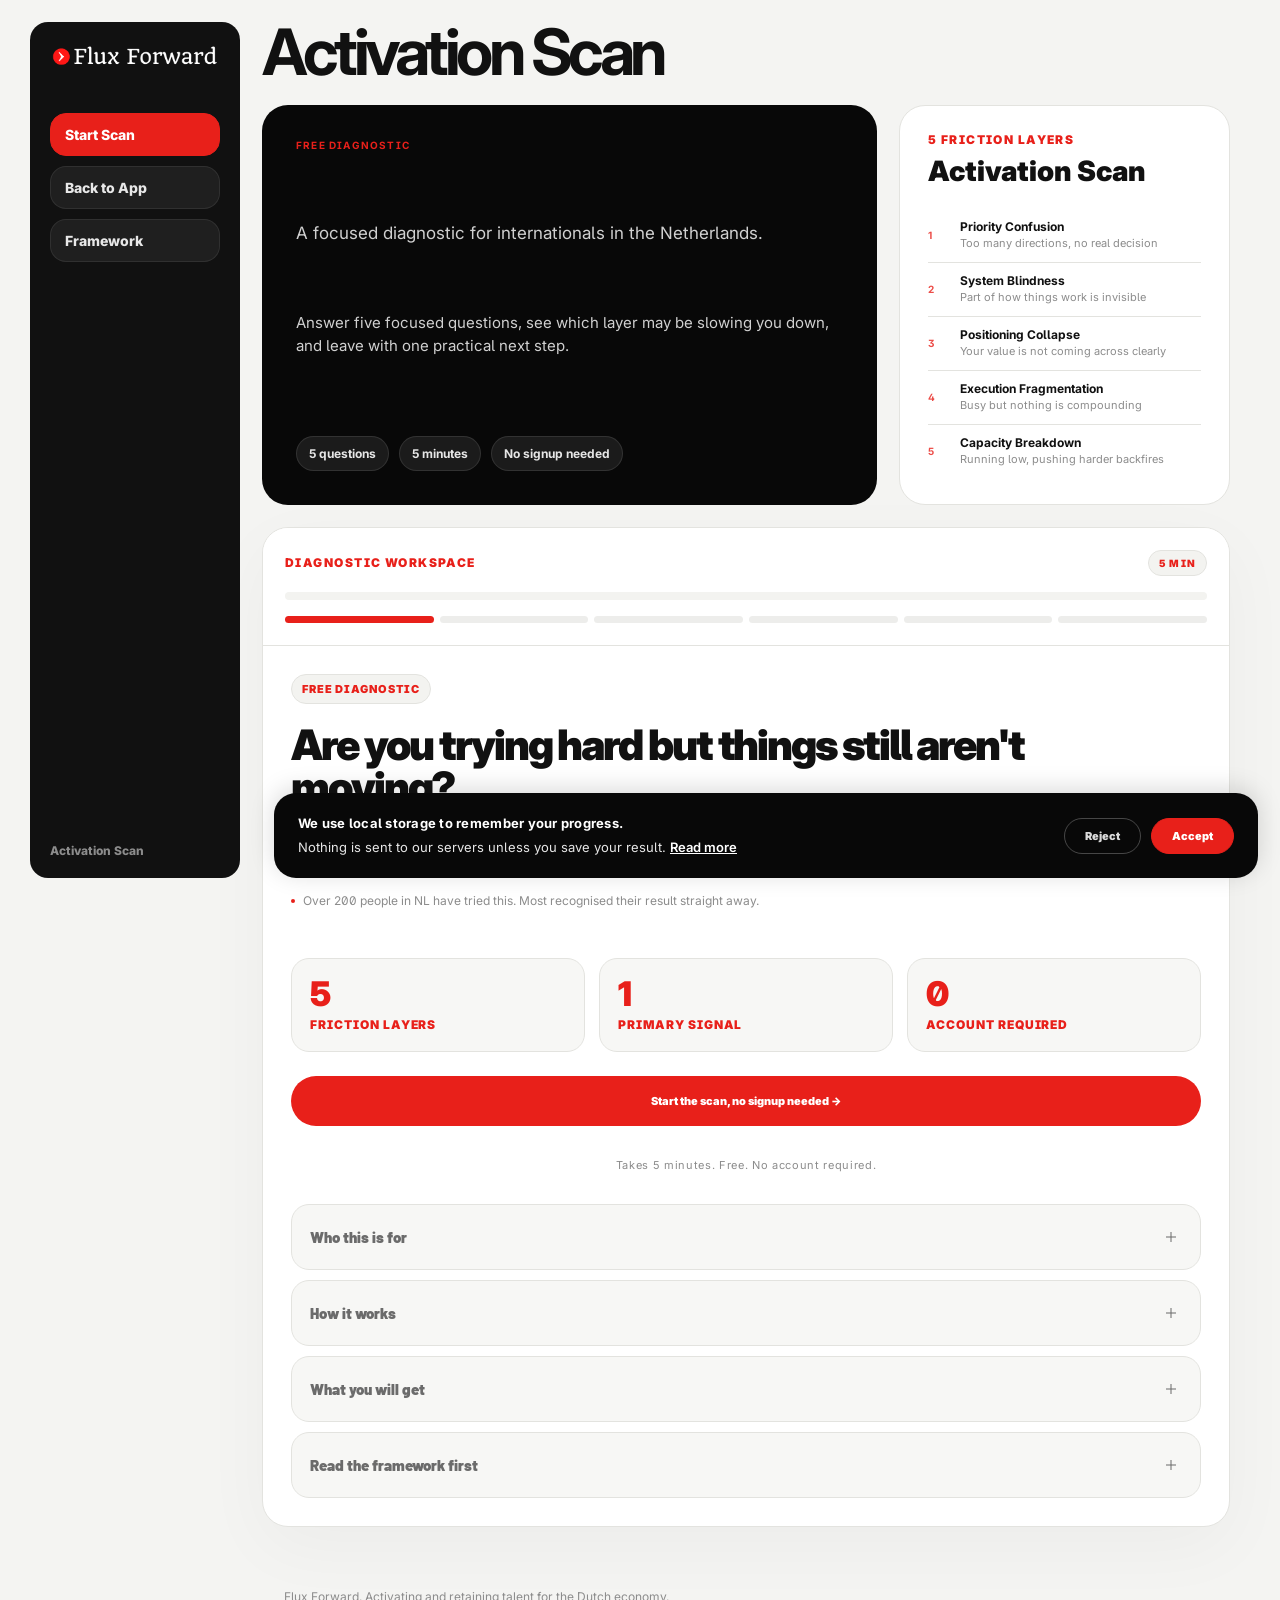
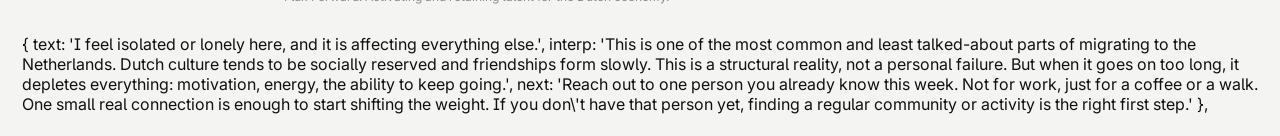
<file: activation-scan-v2-9.html>
<!DOCTYPE html>
<html lang="en">
<head>
  <meta charset="UTF-8" />
  <meta name="viewport" content="width=device-width, initial-scale=1.0" />
  <title>Activation Scan: Flux Forward</title>
  <meta name="description" content="A 5-minute diagnostic for internationals in the Netherlands. Find out which layer may be getting in the way of your progress." />
  <link rel="preconnect" href="https://fonts.googleapis.com" />
  <link rel="preconnect" href="https://fonts.gstatic.com" crossorigin />
  <link href="https://fonts.googleapis.com/css2?family=Barlow:ital,wght@0,400;0,600;0,700;1,700&family=Barlow+Condensed:wght@700;800&family=Inter:wght@400;600;700;800;900&display=swap" rel="stylesheet" />
  <style>
    *, *::before, *::after { box-sizing: border-box; margin: 0; padding: 0; }

    :root {
      --red: #E8201A;
      --red-dark: #c0180f;
      --red-light: #fff8f7;
      --red-mid: #fde8e7;
      --text: #111111;
      --text-muted: #5a5a5a;
      --text-hint: #a8a8a8;
      --border: rgba(0,0,0,0.06);
      --border-strong: rgba(0,0,0,0.14);
      --bg: #fafaf8;
      --bg-card: #ffffff;
      --bg-off: #f4f3f0;
      --bg-subtle: #faf9f7;
      --green: #0f6b37;
      --green-light: #f0f8f3;
      --transition: 0.2s cubic-bezier(0.32, 0.72, 0, 1);
      --transition-slow: 0.4s cubic-bezier(0.32, 0.72, 0, 1);
    }

    html { scroll-behavior: smooth; }

    body {
      font-family: 'Barlow', sans-serif;
      background: var(--bg);
      color: var(--text);
      min-height: 100vh;
      display: flex;
      flex-direction: column;
      -webkit-font-smoothing: antialiased;
      -moz-osx-font-smoothing: grayscale;
      font-feature-settings: "ss01", "ss02";
    }

    ::selection { background: var(--text); color: white; }

    /* ── NAV ── */
    nav {
      padding: 1.25rem 2rem;
      display: flex;
      align-items: center;
      justify-content: space-between;
      background: rgba(250, 250, 248, 0.85);
      backdrop-filter: blur(20px);
      -webkit-backdrop-filter: blur(20px);
      border-bottom: 1px solid var(--border);
      position: sticky;
      top: 0;
      z-index: 100;
    }
    .nav-logo { text-decoration: none; display: inline-flex; align-items: center; gap: 8px; }
    .nav-logo::before {
      content: '';
      width: 7px;
      height: 7px;
      background: var(--red);
      border-radius: 50%;
    }
    .logo-text {
      font-weight: 700;
      font-size: 12px;
      letter-spacing: 0.14em;
      color: var(--text);
      text-transform: uppercase;
    }
    .nav-tag {
      font-size: 10px;
      font-weight: 600;
      color: var(--text-hint);
      letter-spacing: 0.16em;
      text-transform: uppercase;
    }

    /* ── HERO ── */
    .hero {
      padding: 6rem 2rem 4.5rem;
      text-align: center;
      max-width: 760px;
      margin: 0 auto;
      position: relative;
    }
    .hero-badge {
      display: inline-flex;
      align-items: center;
      gap: 8px;
      font-size: 10px;
      font-weight: 700;
      letter-spacing: 0.18em;
      text-transform: uppercase;
      color: var(--red);
      margin-bottom: 2.5rem;
      padding: 6px 14px;
      background: var(--red-mid);
      border-radius: 100px;
    }
    .hero-badge::before {
      content: '';
      width: 6px;
      height: 6px;
      background: var(--red);
      border-radius: 50%;
      animation: pulse 2s ease-in-out infinite;
    }
    @keyframes pulse {
      0%, 100% { opacity: 1; transform: scale(1); }
      50% { opacity: 0.5; transform: scale(0.85); }
    }
    .hero h1 {
      font-family: 'Barlow Condensed', sans-serif;
      font-weight: 800;
      font-size: clamp(2.6rem, 7vw, 4.8rem);
      line-height: 0.95;
      text-transform: uppercase;
      color: var(--text);
      margin-bottom: 1.75rem;
      letter-spacing: -0.015em;
    }
    .hero h1 em {
      font-style: italic;
      color: var(--red);
      position: relative;
    }
    .hero-subtitle {
      font-size: 12px;
      font-weight: 700;
      color: var(--text-hint);
      letter-spacing: 0.08em;
      text-transform: uppercase;
      margin-bottom: 1.5rem;
    }
    .hero p {
      font-size: 17px;
      color: var(--text-muted);
      line-height: 1.7;
      max-width: 480px;
      margin: 0 auto 3rem;
      font-weight: 400;
    }
    .hero-meta {
      display: inline-flex;
      align-items: center;
      gap: 1.5rem;
      font-size: 10px;
      font-weight: 700;
      letter-spacing: 0.16em;
      text-transform: uppercase;
      color: var(--text-hint);
    }
    .hero-meta-item { position: relative; }
    .hero-meta-item:not(:last-child)::after {
      content: '';
      position: absolute;
      right: -0.8rem;
      top: 50%;
      transform: translateY(-50%);
      width: 3px;
      height: 3px;
      background: var(--text-hint);
      border-radius: 50%;
      opacity: 0.5;
    }

    /* ── SCAN CONTAINER & CARD ── */
    .scan-container {
      max-width: 580px;
      margin: 0 auto 8rem;
      padding: 0 1.5rem;
      width: 100%;
    }
    .scan-card {
      background: var(--bg-card);
      border: 1px solid var(--border);
      border-radius: 4px;
      padding: 2.75rem;
      box-shadow:
        0 1px 2px rgba(0,0,0,0.02),
        0 8px 32px rgba(0,0,0,0.04);
    }

    /* ── PROGRESS ── */
    .progress-track {
      height: 2px;
      background: var(--bg-off);
      margin-bottom: 0.875rem;
      overflow: hidden;
      border-radius: 2px;
    }
    .progress-fill {
      height: 100%;
      background: var(--text);
      transition: width 0.6s cubic-bezier(0.32, 0.72, 0, 1);
      border-radius: 2px;
    }
    .progress-text {
      font-size: 10px;
      font-weight: 700;
      letter-spacing: 0.14em;
      text-transform: uppercase;
      color: var(--text-hint);
      margin-bottom: 2.25rem;
    }

    /* ── STEPS & ANIMATIONS ── */
    .step { display: none; }
    .step.active {
      display: block;
      animation: stepIn 0.4s cubic-bezier(0.32, 0.72, 0, 1) both;
    }
    @keyframes stepIn {
      from { opacity: 0; transform: translateY(8px); }
      to { opacity: 1; transform: translateY(0); }
    }
    @keyframes fadeUp {
      from { opacity: 0; transform: translateY(4px); }
      to { opacity: 1; transform: translateY(0); }
    }

    /* ── STEP ELEMENTS ── */
    .step-label {
      display: inline-block;
      font-size: 9px;
      font-weight: 700;
      letter-spacing: 0.18em;
      text-transform: uppercase;
      color: var(--red);
      margin-bottom: 1.25rem;
      padding: 4px 10px;
      background: var(--red-mid);
      border-radius: 100px;
    }
    .question-text {
      font-family: 'Barlow Condensed', sans-serif;
      font-weight: 800;
      font-size: 26px;
      line-height: 1.15;
      color: var(--text);
      margin-bottom: 0.875rem;
      text-transform: uppercase;
      letter-spacing: -0.005em;
    }
    .question-context {
      font-size: 13px;
      color: var(--text-muted);
      line-height: 1.65;
      margin-bottom: 1.75rem;
      font-style: normal;
      padding: 0;
      border: none;
    }

    /* ── CHOICES ── */
    .choice-wrap {
      display: flex;
      flex-direction: column;
      gap: 6px;
      margin-bottom: 2.25rem;
    }
    .choice-option {
      display: flex;
      align-items: flex-start;
      gap: 14px;
      padding: 14px 16px;
      border: 1px solid var(--border-strong);
      border-radius: 3px;
      cursor: pointer;
      background: var(--bg-card);
      user-select: none;
      transition: all var(--transition);
      position: relative;
    }
    .choice-option:hover {
      border-color: var(--text);
      transform: translateX(2px);
    }
    .choice-option.selected {
      border-color: var(--red);
      background: var(--red-light);
      box-shadow: 0 0 0 3px rgba(232,32,26,0.08);
    }
    .choice-dot {
      width: 18px;
      height: 18px;
      border-radius: 50%;
      border: 1.5px solid var(--border-strong);
      flex-shrink: 0;
      display: flex;
      align-items: center;
      justify-content: center;
      transition: all var(--transition);
      margin-top: 1px;
    }
    .choice-option.selected .choice-dot {
      background: var(--red);
      border-color: var(--red);
      transform: scale(1.05);
    }
    .choice-inner {
      width: 6px;
      height: 6px;
      border-radius: 50%;
      background: white;
      opacity: 0;
      transition: opacity var(--transition);
    }
    .choice-option.selected .choice-inner { opacity: 1; }
    .choice-text {
      font-size: 14px;
      color: var(--text);
      line-height: 1.5;
    }

    /* ── PREVIEW SCREEN ── */
    .preview-action-block { margin-bottom: 2rem; }
    .preview-tagline {
      font-size: 15px;
      color: var(--text-muted);
      line-height: 1.7;
      margin-bottom: 1.25rem;
    }
    .preview-stats-line {
      font-size: 12px;
      color: var(--text-hint);
      line-height: 1.5;
      margin-bottom: 1.5rem;
      font-style: normal;
      display: inline-flex;
      align-items: center;
      gap: 8px;
    }
    .preview-stats-line::before {
      content: '';
      width: 4px;
      height: 4px;
      background: var(--red);
      border-radius: 50%;
      flex-shrink: 0;
    }
    .preview-reassurance {
      font-size: 11px;
      color: var(--text-hint);
      text-align: center;
      letter-spacing: 0.06em;
      margin-top: 1rem;
    }
    .layer-preview-item {
      display: flex;
      gap: 14px;
      padding: 12px 0;
      border-bottom: 1px solid var(--border);
      align-items: flex-start;
    }
    .layer-preview-item:last-child { border-bottom: none; }
    .layer-preview-num {
      font-size: 10px;
      font-weight: 700;
      color: var(--red);
      width: 18px;
      flex-shrink: 0;
      padding-top: 3px;
      letter-spacing: 0.06em;
    }
    .layer-preview-name {
      font-size: 13px;
      font-weight: 700;
      color: var(--text);
      margin-bottom: 3px;
    }
    .layer-preview-desc {
      font-size: 12px;
      color: var(--text-muted);
      line-height: 1.55;
    }

    /* ── ACCORDION ── */
    .accordion-section { border-top: 1px solid var(--border); }
    .accordion-toggle {
      width: 100%;
      display: flex;
      align-items: center;
      justify-content: space-between;
      padding: 1rem 0;
      background: none;
      border: none;
      cursor: pointer;
      font-family: 'Barlow', sans-serif;
      font-size: 12px;
      font-weight: 700;
      color: var(--text-muted);
      letter-spacing: 0.06em;
      text-align: left;
      transition: color var(--transition);
    }
    .accordion-toggle:hover { color: var(--text); }
    .accordion-icon {
      width: 20px;
      height: 20px;
      flex-shrink: 0;
      position: relative;
      transition: transform 0.25s cubic-bezier(0.32, 0.72, 0, 1);
    }
    .accordion-icon::before, .accordion-icon::after {
      content: '';
      position: absolute;
      background: var(--text-hint);
      transition: background var(--transition);
    }
    .accordion-icon::before {
      width: 10px;
      height: 1px;
      top: 50%;
      left: 50%;
      transform: translate(-50%, -50%);
    }
    .accordion-icon::after {
      width: 1px;
      height: 10px;
      top: 50%;
      left: 50%;
      transform: translate(-50%, -50%);
      transition: transform 0.25s cubic-bezier(0.32, 0.72, 0, 1);
    }
    .accordion-icon.open { transform: rotate(180deg); }
    .accordion-icon.open::after { transform: translate(-50%, -50%) scaleY(0); }
    .accordion-icon.open::before, .accordion-toggle:hover .accordion-icon::before, .accordion-toggle:hover .accordion-icon::after { background: var(--red); }
    .accordion-body {
      padding: 0 0 1.25rem;
      color: var(--text-muted);
      font-size: 13px;
      line-height: 1.7;
      animation: fadeUp 0.25s ease both;
    }
    .accordion-link {
      display: inline-flex;
      align-items: center;
      gap: 6px;
      font-size: 13px;
      color: var(--red);
      text-decoration: none;
      font-weight: 600;
      padding: 6px 0;
      transition: gap var(--transition);
    }
    .accordion-link:hover { gap: 10px; }

    /* ── FORM FIELDS ── */
    .field { margin-bottom: 1.1rem; }
    .field label {
      display: block;
      font-size: 10px;
      font-weight: 700;
      letter-spacing: 0.16em;
      text-transform: uppercase;
      color: var(--text-muted);
      margin-bottom: 8px;
    }
    .field input[type="text"], .field input[type="email"] {
      width: 100%;
      padding: 13px 14px;
      border: 1px solid var(--border-strong);
      border-radius: 3px;
      font-size: 15px;
      font-family: 'Barlow', sans-serif;
      background: var(--bg-card);
      color: var(--text);
      outline: none;
      transition: all var(--transition);
    }
    .field input:focus {
      border-color: var(--text);
      box-shadow: 0 0 0 3px rgba(17,17,17,0.06);
    }
    .gdpr-note {
      font-size: 11px;
      color: var(--text-hint);
      line-height: 1.65;
      margin-bottom: 1.5rem;
    }
    .gdpr-note a { color: var(--text-hint); text-decoration: underline; }

    /* ── BUTTONS ── */
    .btn-primary {
      width: 100%;
      padding: 16px;
      border: none;
      border-radius: 3px;
      font-size: 11px;
      font-weight: 700;
      font-family: 'Barlow', sans-serif;
      letter-spacing: 0.16em;
      text-transform: uppercase;
      cursor: pointer;
      background: var(--text);
      color: white;
      transition: background var(--transition), transform 0.1s;
      position: relative;
    }
    .btn-primary span { position: relative; z-index: 1; }
    .btn-primary:not(:disabled):hover { background: var(--red); }
    .btn-primary:disabled { background: #d4d4d4; color: white; cursor: not-allowed; }
    .btn-primary:not(:disabled):active { transform: scale(0.98); }
    .btn-secondary {
      width: 100%;
      padding: 16px;
      border: 1px solid var(--border-strong);
      border-radius: 3px;
      font-size: 11px;
      font-weight: 700;
      font-family: 'Barlow', sans-serif;
      letter-spacing: 0.16em;
      text-transform: uppercase;
      cursor: pointer;
      background: transparent;
      color: var(--text);
      transition: all var(--transition);
    }
    .btn-secondary:hover { background: var(--text); color: white; border-color: var(--text); }
    .btn-secondary:active { transform: scale(0.98); }
    .btn-row { display: grid; grid-template-columns: 1fr 1fr; gap: 0.75rem; }
    .btn-cta {
      display: block;
      width: 100%;
      padding: 18px;
      background: var(--red);
      color: white;
      border: none;
      border-radius: 3px;
      font-size: 11px;
      font-weight: 700;
      font-family: 'Barlow', sans-serif;
      letter-spacing: 0.16em;
      text-transform: uppercase;
      text-align: center;
      text-decoration: none;
      cursor: pointer;
      transition: all var(--transition);
      box-shadow: 0 1px 2px rgba(232,32,26,0.1), 0 6px 20px rgba(232,32,26,0.18);
    }
    .btn-cta:hover {
      background: var(--red-dark);
      box-shadow: 0 2px 4px rgba(232,32,26,0.15), 0 12px 32px rgba(232,32,26,0.25);
      transform: translateY(-1px);
    }
    .btn-cta:active { transform: translateY(0); }
    .btn-inline {
      display: block;
      width: 100%;
      padding: 13px 16px;
      background: transparent;
      color: var(--text-muted);
      border: 1px solid var(--border-strong);
      border-radius: 3px;
      font-size: 11px;
      font-weight: 700;
      font-family: 'Barlow', sans-serif;
      letter-spacing: 0.12em;
      text-transform: uppercase;
      text-align: center;
      text-decoration: none;
      cursor: pointer;
      transition: all var(--transition);
      margin-bottom: 2rem;
    }
    .btn-inline:hover {
      background: var(--text);
      color: white;
      border-color: var(--text);
    }

    /* ── RESULT ── */
    .result-eyebrow {
      display: inline-block;
      font-size: 10px;
      font-weight: 700;
      letter-spacing: 0.18em;
      text-transform: uppercase;
      color: var(--red);
      margin-bottom: 1rem;
      padding: 4px 10px;
      background: var(--red-mid);
      border-radius: 100px;
    }
    .result-title {
      font-family: 'Barlow Condensed', sans-serif;
      font-weight: 800;
      font-size: 34px;
      line-height: 1.05;
      color: var(--text);
      text-transform: uppercase;
      margin-bottom: 1.25rem;
      letter-spacing: -0.01em;
    }
    .result-desc {
      font-size: 15px;
      color: var(--text-muted);
      line-height: 1.75;
      margin-bottom: 1.75rem;
    }
    .insight-box {
      border: none;
      border-left: 2px solid var(--red);
      padding: 0.25rem 0 0.25rem 1.25rem;
      background: transparent;
      margin-bottom: 1.5rem;
    }
    .insight-label {
      font-size: 10px;
      font-weight: 700;
      letter-spacing: 0.18em;
      text-transform: uppercase;
      color: var(--red);
      margin-bottom: 8px;
    }
    .insight-text { font-size: 14px; color: var(--text); line-height: 1.75; }
    .next-box {
      border: none;
      border-left: 2px solid var(--green);
      padding: 0.25rem 0 0.25rem 1.25rem;
      background: transparent;
      margin-bottom: 2rem;
    }
    .next-label {
      font-size: 10px;
      font-weight: 700;
      letter-spacing: 0.18em;
      text-transform: uppercase;
      color: var(--green);
      margin-bottom: 8px;
    }
    .next-text { font-size: 14px; color: var(--text); line-height: 1.75; }

    /* ── ALL LAYERS / BAR CHART ── */
    .all-layers { margin-bottom: 2rem; }
    .all-layers-title {
      font-size: 10px;
      font-weight: 700;
      letter-spacing: 0.16em;
      text-transform: uppercase;
      color: var(--text-hint);
      margin-bottom: 1rem;
    }
    .layer-row {
      display: flex;
      align-items: center;
      gap: 12px;
      padding: 10px 0;
      border-bottom: 1px solid var(--border);
    }
    .layer-row:last-child { border-bottom: none; }
    .layer-row-name { font-size: 13px; font-weight: 600; color: var(--text); flex: 1; }
    .layer-bar-wrap {
      width: 120px;
      height: 4px;
      background: var(--bg-off);
      overflow: hidden;
      border-radius: 100px;
    }
    .layer-bar-fill {
      height: 100%;
      background: var(--red);
      border-radius: 100px;
      transition: width 0.7s cubic-bezier(0.32, 0.72, 0, 1);
    }
    .layer-bar-fill.low { background: #d4d4d4; }
    .layer-score-label {
      font-size: 10px;
      font-weight: 700;
      color: var(--text-hint);
      width: 56px;
      text-align: right;
      text-transform: uppercase;
      letter-spacing: 0.06em;
    }

    /* ── SECONDARY LAYERS ── */
    .secondary-section { margin-bottom: 2rem; }
    .secondary-title {
      font-size: 10px;
      font-weight: 700;
      letter-spacing: 0.16em;
      text-transform: uppercase;
      color: var(--text-hint);
      margin-bottom: 1rem;
    }
    .secondary-layer {
      border: 1px solid var(--border);
      border-radius: 3px;
      padding: 1rem 1.25rem;
      margin-bottom: 0.5rem;
      background: var(--bg-subtle);
      transition: all var(--transition);
    }
    .secondary-layer:hover { border-color: var(--border-strong); }
    .secondary-layer-name {
      font-size: 11px;
      font-weight: 700;
      letter-spacing: 0.1em;
      text-transform: uppercase;
      color: var(--text);
      margin-bottom: 4px;
    }
    .secondary-layer-text { font-size: 13px; color: var(--text-muted); line-height: 1.6; }

    /* ── ACCURACY BOX ── */
    .accuracy-box {
      border: 1px solid var(--border);
      border-radius: 3px;
      padding: 1.25rem;
      margin-bottom: 1.5rem;
      background: var(--bg-subtle);
    }
    .accuracy-title { font-size: 13px; font-weight: 700; color: var(--text); margin-bottom: 0.5rem; }
    .accuracy-sub { font-size: 13px; color: var(--text-muted); line-height: 1.65; margin-bottom: 0.75rem; }
    .accuracy-link {
      display: inline-flex;
      align-items: center;
      gap: 6px;
      font-size: 13px;
      color: var(--red);
      text-decoration: none;
      font-weight: 600;
      transition: gap var(--transition);
    }
    .accuracy-link:hover { gap: 10px; }

    /* ── DIVIDER ── */
    .divider {
      height: 1px;
      background: var(--border);
      margin: 2rem 0;
    }

    /* ── EMAIL CAPTURE ── */
    .email-capture {
      border: 1px solid var(--border);
      border-radius: 3px;
      padding: 1.75rem;
      margin-bottom: 1.5rem;
      background: var(--bg-subtle);
    }
    .email-capture-title {
      font-family: 'Barlow Condensed', sans-serif;
      font-weight: 800;
      font-size: 22px;
      text-transform: uppercase;
      color: var(--text);
      margin-bottom: 0.5rem;
      letter-spacing: -0.005em;
    }
    .email-capture-sub { font-size: 13px; color: var(--text-muted); line-height: 1.65; margin-bottom: 1.25rem; }
    .email-capture-success { font-size: 14px; color: var(--green); font-weight: 600; padding: 0.75rem 0; display: none; }

    /* ── CTA SECTION ── */
    .cta-softener {
      font-size: 13px;
      color: var(--text-muted);
      line-height: 1.65;
      margin-bottom: 1.25rem;
      font-style: normal;
      padding: 0 0 0 1rem;
      border-left: 2px solid var(--border-strong);
    }
    .cta-title {
      font-family: 'Barlow Condensed', sans-serif;
      font-weight: 800;
      font-size: 28px;
      text-transform: uppercase;
      color: var(--text);
      margin-bottom: 0.6rem;
      letter-spacing: -0.005em;
      line-height: 1.1;
    }
    .cta-sub { font-size: 14px; color: var(--text-muted); line-height: 1.7; margin-bottom: 1.5rem; }
    .minor-links { margin-top: 1.5rem; display: flex; flex-direction: column; gap: 0.5rem; }
    .minor-link {
      font-size: 13px;
      color: var(--text-muted);
      text-decoration: none;
      transition: color var(--transition);
      display: inline-flex;
      align-items: center;
      gap: 6px;
    }
    .minor-link:hover { color: var(--red); }
    .minor-link::before { content: '→'; opacity: 0.5; }

    /* ── TOOLTIP ── */
    .tooltip-wrap { position: relative; display: inline-flex; align-items: center; gap: 5px; }
    .tooltip-icon {
      width: 14px;
      height: 14px;
      border-radius: 50%;
      background: var(--bg-off);
      border: 1px solid var(--border-strong);
      color: var(--text-hint);
      font-size: 9px;
      font-weight: 700;
      display: inline-flex;
      align-items: center;
      justify-content: center;
      cursor: help;
      flex-shrink: 0;
      transition: all var(--transition);
    }
    .tooltip-wrap:hover .tooltip-icon {
      background: var(--text);
      color: white;
      border-color: var(--text);
    }
    .tooltip-popup {
      display: none;
      position: absolute;
      bottom: calc(100% + 8px);
      left: 50%;
      transform: translateX(-50%);
      background: var(--text);
      color: white;
      font-size: 12px;
      line-height: 1.5;
      padding: 10px 14px;
      width: 220px;
      z-index: 10;
      pointer-events: none;
      font-weight: 400;
      border-radius: 4px;
      box-shadow: 0 8px 24px rgba(0,0,0,0.18);
    }
    .tooltip-popup::after {
      content: '';
      position: absolute;
      top: 100%;
      left: 50%;
      transform: translateX(-50%);
      border: 5px solid transparent;
      border-top-color: var(--text);
    }
    .tooltip-wrap:hover .tooltip-popup,
    .tooltip-wrap:focus-within .tooltip-popup { display: block; }

    /* ── GUIDED ACTIVATION LAYER ── */
    .guided-layer { animation: stepIn 0.4s ease both; }
    .guided-question {
      font-family: 'Barlow Condensed', sans-serif;
      font-weight: 800;
      font-size: 22px;
      line-height: 1.2;
      color: var(--text);
      margin-bottom: 1.5rem;
      text-transform: uppercase;
      letter-spacing: -0.005em;
    }
    .guided-choices { display: flex; flex-direction: column; gap: 6px; margin-bottom: 2rem; }
    .guided-choice {
      display: flex;
      align-items: flex-start;
      gap: 14px;
      padding: 13px 16px;
      border: 1px solid var(--border-strong);
      border-radius: 3px;
      cursor: pointer;
      background: var(--bg-card);
      user-select: none;
      transition: all var(--transition);
    }
    .guided-choice:hover {
      border-color: var(--text);
      transform: translateX(2px);
    }
    .guided-choice.selected {
      border-color: var(--red);
      background: var(--red-light);
      box-shadow: 0 0 0 3px rgba(232,32,26,0.08);
    }
    .guided-choice-dot {
      width: 18px;
      height: 18px;
      border-radius: 50%;
      border: 1.5px solid var(--border-strong);
      flex-shrink: 0;
      display: flex;
      align-items: center;
      justify-content: center;
      transition: all var(--transition);
      margin-top: 2px;
    }
    .guided-choice.selected .guided-choice-dot {
      background: var(--red);
      border-color: var(--red);
      transform: scale(1.05);
    }
    .guided-choice-dot-inner {
      width: 6px;
      height: 6px;
      border-radius: 50%;
      background: white;
      opacity: 0;
      transition: opacity var(--transition);
    }
    .guided-choice.selected .guided-choice-dot-inner { opacity: 1; }
    .guided-choice-text { font-size: 14px; color: var(--text); line-height: 1.5; }
    .guided-response { display: none; animation: stepIn 0.4s ease both; }
    .guided-response.visible { display: block; }
    .guided-interpretation {
      border: none;
      border-left: 2px solid var(--border-strong);
      padding: 0.25rem 0 0.25rem 1.25rem;
      background: transparent;
      margin-bottom: 1.5rem;
    }
    .guided-interpretation-label {
      font-size: 10px;
      font-weight: 700;
      letter-spacing: 0.16em;
      text-transform: uppercase;
      color: var(--text-hint);
      margin-bottom: 8px;
    }
    .guided-interpretation-text { font-size: 14px; color: var(--text); line-height: 1.75; }
    .guided-next {
      border: none;
      border-left: 2px solid var(--green);
      padding: 0.25rem 0 0.25rem 1.25rem;
      background: transparent;
      margin-bottom: 1.75rem;
    }
    .guided-next-label {
      font-size: 10px;
      font-weight: 700;
      letter-spacing: 0.16em;
      text-transform: uppercase;
      color: var(--green);
      margin-bottom: 8px;
    }
    .guided-next-text { font-size: 14px; color: var(--text); line-height: 1.75; }
    .guided-support {
      border: 1px solid var(--border);
      border-radius: 3px;
      padding: 1.25rem;
      background: var(--bg-subtle);
      margin-bottom: 1.5rem;
    }
    .guided-support-text { font-size: 13px; color: var(--text-muted); line-height: 1.6; margin-bottom: 0.75rem; }
    .guided-support-link {
      display: inline-flex;
      align-items: center;
      gap: 6px;
      font-size: 13px;
      color: var(--red);
      text-decoration: none;
      font-weight: 600;
      transition: gap var(--transition);
    }
    .guided-support-link:hover { gap: 10px; }
    .guided-back {
      display: inline-flex;
      align-items: center;
      gap: 6px;
      font-size: 11px;
      font-weight: 700;
      letter-spacing: 0.12em;
      text-transform: uppercase;
      color: var(--text-hint);
      cursor: pointer;
      background: none;
      border: none;
      padding: 0;
      margin-bottom: 1.5rem;
      font-family: 'Barlow', sans-serif;
      transition: color var(--transition), gap var(--transition);
    }
    .guided-back:hover { color: var(--red); gap: 10px; }
    .guided-separator { height: 1px; background: var(--border); margin: 2rem 0; }
    .guided-entry {
      border: 1px solid var(--border);
      border-radius: 3px;
      padding: 1.75rem;
      margin-top: 2rem;
      background: var(--bg-subtle);
    }
    .guided-entry-label {
      display: inline-block;
      font-size: 10px;
      font-weight: 700;
      letter-spacing: 0.18em;
      text-transform: uppercase;
      color: var(--red);
      margin-bottom: 0.875rem;
      padding: 4px 10px;
      background: var(--red-mid);
      border-radius: 100px;
    }
    .guided-entry-title {
      font-family: 'Barlow Condensed', sans-serif;
      font-weight: 800;
      font-size: 22px;
      text-transform: uppercase;
      color: var(--text);
      margin-bottom: 0.6rem;
      letter-spacing: -0.005em;
    }
    .guided-entry-sub { font-size: 14px; color: var(--text-muted); line-height: 1.7; margin-bottom: 1.5rem; }

    /* ── FIELD-AGNOSTIC NOTE ── */
    .field-agnostic-note {
      font-size: 11px;
      color: var(--text-hint);
      font-style: normal;
      margin-bottom: 1.5rem;
      padding: 8px 12px;
      background: var(--bg-off);
      border-radius: 3px;
      border-left: none;
      display: inline-flex;
      align-items: flex-start;
      gap: 8px;
      width: 100%;
      line-height: 1.6;
    }
    .field-agnostic-note::before {
      content: '✦';
      color: var(--red);
      flex-shrink: 0;
    }

    /* ── CHECKBOX ── */
    .checkbox-label {
      display: flex;
      align-items: flex-start;
      gap: 10px;
      font-size: 13px;
      color: var(--text-muted);
      cursor: pointer;
      margin-bottom: 1rem;
      line-height: 1.5;
    }
    .checkbox-label input { margin-top: 2px; accent-color: var(--red); flex-shrink: 0; }


    /* ── GDPR CONSENT CHECKBOX ── */
    .consent-row {
      display: flex;
      align-items: flex-start;
      gap: 10px;
      padding: 12px 14px;
      background: var(--bg-off);
      border-radius: 3px;
      border-left: 2px solid var(--border-strong);
      margin-bottom: 1.25rem;
      transition: border-color var(--transition);
    }
    .consent-row.checked { border-left-color: var(--red); background: var(--red-light); }
    .consent-row input[type="checkbox"] {
      margin-top: 2px;
      width: 16px;
      height: 16px;
      flex-shrink: 0;
      accent-color: var(--red);
      cursor: pointer;
    }
    .consent-row label {
      font-size: 13px;
      color: var(--text);
      line-height: 1.5;
      cursor: pointer;
      text-transform: none;
      letter-spacing: 0;
      font-weight: 400;
      flex: 1;
    }
    .consent-row .consent-link {
      display: inline;
      color: var(--red);
      text-decoration: underline;
      font-weight: 600;
      cursor: pointer;
      background: none;
      border: none;
      padding: 0;
      font-family: inherit;
      font-size: inherit;
    }
    .consent-row .consent-link:hover { color: var(--red-dark); }

    /* ── MODAL ── */
    .modal-overlay {
      display: none;
      position: fixed;
      inset: 0;
      background: rgba(17,17,17,0.55);
      backdrop-filter: blur(4px);
      -webkit-backdrop-filter: blur(4px);
      z-index: 1000;
      align-items: center;
      justify-content: center;
      padding: 1.5rem;
      animation: modalFade 0.2s ease;
    }
    .modal-overlay.visible { display: flex; }
    @keyframes modalFade {
      from { opacity: 0; }
      to { opacity: 1; }
    }
    .modal-content {
      background: var(--bg-card);
      max-width: 540px;
      width: 100%;
      max-height: 85vh;
      overflow-y: auto;
      border-radius: 4px;
      padding: 2rem;
      position: relative;
      animation: modalSlide 0.3s cubic-bezier(0.32, 0.72, 0, 1);
      box-shadow: 0 24px 48px rgba(0,0,0,0.18);
    }
    @keyframes modalSlide {
      from { opacity: 0; transform: translateY(20px) scale(0.97); }
      to { opacity: 1; transform: translateY(0) scale(1); }
    }
    .modal-close {
      position: absolute;
      top: 1rem;
      right: 1rem;
      width: 32px;
      height: 32px;
      background: none;
      border: 1px solid var(--border);
      border-radius: 3px;
      font-size: 18px;
      color: var(--text-hint);
      cursor: pointer;
      display: flex;
      align-items: center;
      justify-content: center;
      transition: all var(--transition);
      line-height: 1;
    }
    .modal-close:hover { color: var(--text); border-color: var(--text); }
    .modal-eyebrow {
      display: inline-block;
      font-size: 9px;
      font-weight: 700;
      letter-spacing: 0.18em;
      text-transform: uppercase;
      color: var(--red);
      margin-bottom: 0.875rem;
      padding: 4px 10px;
      background: var(--red-mid);
      border-radius: 100px;
    }
    .modal-title {
      font-family: 'Barlow Condensed', sans-serif;
      font-weight: 800;
      font-size: 26px;
      text-transform: uppercase;
      color: var(--text);
      margin-bottom: 1rem;
      line-height: 1.1;
      letter-spacing: -0.005em;
    }
    .modal-section { margin-bottom: 1.25rem; }
    .modal-section-title {
      font-size: 11px;
      font-weight: 700;
      letter-spacing: 0.12em;
      text-transform: uppercase;
      color: var(--text);
      margin-bottom: 0.5rem;
    }
    .modal-section-text {
      font-size: 13px;
      color: var(--text-muted);
      line-height: 1.7;
    }
    .modal-section-text a { color: var(--red); text-decoration: underline; font-weight: 600; }
    .modal-divider { height: 1px; background: var(--border); margin: 1.25rem 0; }
    .modal-actions {
      display: flex;
      gap: 0.75rem;
      margin-top: 1.5rem;
    }
    .modal-actions .btn-primary { flex: 1; }


    /* ── COOKIE BANNER ── */
    .cookie-banner {
      display: none;
      position: fixed;
      bottom: 0;
      left: 0;
      right: 0;
      background: var(--text);
      color: white;
      padding: 1.25rem 1.5rem;
      z-index: 999;
      box-shadow: 0 -4px 24px rgba(0,0,0,0.15);
      animation: bannerSlide 0.35s cubic-bezier(0.32, 0.72, 0, 1);
    }
    .cookie-banner.visible { display: block; }
    @keyframes bannerSlide {
      from { transform: translateY(100%); }
      to { transform: translateY(0); }
    }
    .cookie-banner-inner {
      max-width: 1100px;
      margin: 0 auto;
      display: flex;
      align-items: center;
      gap: 1.5rem;
      flex-wrap: wrap;
      justify-content: space-between;
    }
    .cookie-banner-text {
      font-size: 13px;
      line-height: 1.6;
      color: rgba(255,255,255,0.9);
      flex: 1;
      min-width: 240px;
    }
    .cookie-banner-text strong {
      color: white;
      font-weight: 700;
      display: block;
      margin-bottom: 3px;
      font-size: 13px;
      letter-spacing: 0.02em;
    }
    .cookie-banner-text a {
      color: white;
      text-decoration: underline;
      font-weight: 600;
    }
    .cookie-banner-actions {
      display: flex;
      gap: 0.625rem;
      flex-shrink: 0;
    }
    .cookie-btn {
      padding: 10px 20px;
      border-radius: 3px;
      font-size: 11px;
      font-weight: 700;
      font-family: 'Barlow', sans-serif;
      letter-spacing: 0.14em;
      text-transform: uppercase;
      cursor: pointer;
      transition: all var(--transition);
      border: 1px solid transparent;
      white-space: nowrap;
    }
    .cookie-btn-reject {
      background: transparent;
      color: rgba(255,255,255,0.85);
      border-color: rgba(255,255,255,0.25);
    }
    .cookie-btn-reject:hover {
      background: rgba(255,255,255,0.08);
      border-color: rgba(255,255,255,0.5);
      color: white;
    }
    .cookie-btn-accept {
      background: var(--red);
      color: white;
      border-color: var(--red);
    }
    .cookie-btn-accept:hover {
      background: var(--red-dark);
      border-color: var(--red-dark);
    }
    @media (max-width: 600px) {
      .cookie-banner { padding: 1rem 1.25rem; }
      .cookie-banner-inner { gap: 1rem; }
      .cookie-banner-text { min-width: 100%; }
      .cookie-banner-actions { width: 100%; }
      .cookie-btn { flex: 1; padding: 12px; }
    }

    /* ── FOOTER ── */
    footer {
      margin-top: auto;
      padding: 2.5rem 2rem;
      text-align: center;
      font-size: 10px;
      font-weight: 700;
      letter-spacing: 0.14em;
      text-transform: uppercase;
      color: var(--text-hint);
      border-top: 1px solid var(--border);
    }
    footer a { color: var(--text-hint); text-decoration: none; transition: color var(--transition); }
    footer a:hover { color: var(--red); }

    /* ── RESPONSIVE ── */
    @media (max-width: 600px) {
      nav { padding: 1rem 1.25rem; }
      .scan-card { padding: 1.75rem 1.25rem; }
      .hero { padding: 4rem 1.5rem 3rem; }
      .hero-meta { flex-wrap: wrap; gap: 1rem; }
      .hero-meta-item:not(:last-child)::after { display: none; }
      .btn-row { grid-template-columns: 1fr; }
      .layer-bar-wrap { width: 80px; }
      .question-text { font-size: 22px; }
      .result-title { font-size: 27px; }
      .cta-title { font-size: 24px; }
    }
    /* PRODUCT UI PASS */
    body {
      background:
        linear-gradient(135deg, rgba(232,32,26,0.07), transparent 28rem),
        radial-gradient(circle at top right, rgba(15,107,55,0.08), transparent 24rem),
        var(--bg);
    }
    nav {
      padding: 1rem 2rem;
      box-shadow: 0 1px 0 rgba(255,255,255,0.75) inset;
    }
    .nav-actions { display: flex; align-items: center; gap: 1rem; }
    .nav-link {
      color: var(--text-muted);
      font-size: 11px;
      font-weight: 700;
      letter-spacing: 0.12em;
      text-decoration: none;
      text-transform: uppercase;
      transition: color var(--transition);
    }
    .nav-link:hover { color: var(--red); }
    .product-shell {
      width: min(1180px, calc(100% - 40px));
      margin: 0 auto;
      padding: 4rem 0 6rem;
      display: grid;
      grid-template-columns: minmax(0, 0.95fr) minmax(460px, 1.05fr);
      gap: 3rem;
      align-items: start;
    }
    .hero {
      max-width: none;
      margin: 0;
      padding: 2.25rem 0 0;
      text-align: left;
      position: sticky;
      top: 5.25rem;
    }
    .hero-badge { margin-bottom: 1.6rem; border-radius: 4px; }
    .hero h1 {
      font-size: clamp(3.4rem, 7vw, 6.6rem);
      line-height: 0.88;
      max-width: 560px;
      margin-bottom: 1.25rem;
      letter-spacing: 0;
    }
    .hero-subtitle {
      color: var(--text);
      font-size: 14px;
      line-height: 1.5;
      letter-spacing: 0.08em;
      max-width: 520px;
      margin-bottom: 1rem;
    }
    .hero p {
      margin: 0 0 1.75rem;
      max-width: 520px;
      font-size: 18px;
    }
    .hero-meta {
      display: flex;
      justify-content: flex-start;
      flex-wrap: wrap;
      margin-bottom: 2rem;
    }
    .hero-panel {
      max-width: 520px;
      background: rgba(255,255,255,0.74);
      border: 1px solid rgba(0,0,0,0.08);
      border-radius: 8px;
      padding: 1rem;
      box-shadow: 0 22px 70px rgba(0,0,0,0.08);
      backdrop-filter: blur(18px);
    }
    .hero-panel-top {
      display: flex;
      align-items: center;
      justify-content: space-between;
      gap: 1rem;
      padding-bottom: 0.85rem;
      border-bottom: 1px solid var(--border);
      margin-bottom: 1rem;
    }
    .hero-panel-title {
      font-size: 11px;
      font-weight: 700;
      letter-spacing: 0.14em;
      text-transform: uppercase;
      color: var(--text);
    }
    .hero-panel-status {
      display: inline-flex;
      align-items: center;
      gap: 6px;
      color: var(--green);
      font-size: 11px;
      font-weight: 700;
      letter-spacing: 0.12em;
      text-transform: uppercase;
    }
    .hero-panel-status::before {
      content: '';
      width: 7px;
      height: 7px;
      border-radius: 50%;
      background: var(--green);
    }
    .signal-grid {
      display: grid;
      grid-template-columns: repeat(5, 1fr);
      gap: 8px;
      align-items: end;
      height: 120px;
      margin-bottom: 1rem;
    }
    .signal-bar {
      border-radius: 5px 5px 2px 2px;
      background: linear-gradient(180deg, var(--red), #111);
      min-height: 22px;
      opacity: 0.9;
    }
    .signal-bar:nth-child(1) { height: 45%; opacity: 0.55; }
    .signal-bar:nth-child(2) { height: 78%; }
    .signal-bar:nth-child(3) { height: 55%; opacity: 0.68; }
    .signal-bar:nth-child(4) { height: 36%; opacity: 0.5; }
    .signal-bar:nth-child(5) { height: 64%; opacity: 0.78; }
    .hero-panel-copy {
      color: var(--text-muted);
      font-size: 13px;
      line-height: 1.6;
    }

    /* HOW IT WORKS ACCORDION */
    .how-it-works { display: flex; flex-direction: column; }
    .hiw-step {
      display: flex;
      gap: 14px;
      padding: 12px 0;
      border-bottom: 1px solid var(--border);
    }
    .hiw-num {
      width: 24px;
      height: 24px;
      border-radius: 50%;
      background: var(--red-mid);
      color: var(--red);
      font-size: 11px;
      font-weight: 800;
      display: flex;
      align-items: center;
      justify-content: center;
      flex-shrink: 0;
      margin-top: 1px;
    }
    .hiw-title {
      font-size: 13px;
      font-weight: 700;
      color: var(--text);
      margin-bottom: 3px;
    }
    .hiw-desc {
      font-size: 13px;
      color: var(--text-muted);
      line-height: 1.6;
    }

    /* HERO PANEL: 5 LAYERS PREVIEW */
    .layer-list-preview { display: flex; flex-direction: column; }
    .llp-item {
      display: grid;
      grid-template-columns: 22px 1fr;
      grid-template-rows: auto auto;
      column-gap: 10px;
      padding: 10px 0;
      border-bottom: 1px solid var(--border);
    }
    .llp-num {
      font-size: 10px;
      font-weight: 700;
      color: var(--red);
      letter-spacing: 0.08em;
      grid-row: 1 / 3;
      align-self: center;
      opacity: 0.8;
    }
    .llp-name {
      font-size: 12px;
      font-weight: 700;
      color: var(--text);
      letter-spacing: 0;
      line-height: 1.3;
    }
    .llp-desc {
      font-size: 11px;
      color: var(--text-hint);
      line-height: 1.4;
      margin-top: 2px;
    }

    .scan-container {
      max-width: none;
      margin: 0;
      padding: 0;
    }
    .scan-card {
      border-radius: 8px;
      padding: 0;
      overflow: hidden;
      box-shadow: 0 24px 80px rgba(17,17,17,0.12);
    }
    .scan-header {
      padding: 1.35rem 1.5rem 1.25rem;
      background: var(--text);
      color: white;
    }
    .scan-header-row {
      display: flex;
      align-items: center;
      justify-content: space-between;
      gap: 1rem;
      margin-bottom: 1rem;
    }
    .scan-kicker {
      color: rgba(255,255,255,0.62);
      font-size: 10px;
      font-weight: 700;
      letter-spacing: 0.16em;
      text-transform: uppercase;
    }
    .scan-time {
      border: 1px solid rgba(255,255,255,0.2);
      border-radius: 999px;
      color: rgba(255,255,255,0.82);
      font-size: 10px;
      font-weight: 700;
      letter-spacing: 0.12em;
      padding: 6px 10px;
      text-transform: uppercase;
      white-space: nowrap;
    }
    .progress-track { background: rgba(255,255,255,0.14); margin-bottom: 0.8rem; }
    .progress-fill { background: var(--red); }
    .progress-text { color: rgba(255,255,255,0.62); margin-bottom: 0; }
    .progress-steps {
      display: grid;
      grid-template-columns: repeat(6, 1fr);
      gap: 6px;
      margin-top: 1rem;
    }
    .progress-dot {
      height: 5px;
      border-radius: 999px;
      background: rgba(255,255,255,0.16);
      transition: background var(--transition), transform var(--transition);
    }
    .progress-dot.active { background: var(--red); transform: scaleY(1.35); }
    .scan-body { padding: 2.4rem; }
    .question-text, .result-title, .cta-title, .email-capture-title, .guided-question { letter-spacing: 0; }
    .question-text { font-size: 30px; line-height: 1.08; max-width: 760px; }
    .question-context, .preview-tagline { font-size: 15px; }
    .field-agnostic-note {
      border-radius: 6px;
      border: 1px solid var(--border);
      background: var(--bg-subtle);
      padding: 12px 14px;
      margin-bottom: 1.4rem;
    }
    .choice-wrap { gap: 10px; }
    .choice-option {
      border-radius: 7px;
      padding: 16px;
      background: linear-gradient(180deg, #fff, #fbfbf9);
    }
    .choice-option:hover { transform: translateY(-1px); box-shadow: 0 10px 22px rgba(17,17,17,0.06); }
    .choice-option.selected { box-shadow: 0 0 0 3px rgba(232,32,26,0.09), 0 10px 24px rgba(232,32,26,0.08); }
    .btn-primary, .btn-secondary, .btn-cta, .btn-inline, .cookie-btn { border-radius: 6px; }
    .btn-primary, .btn-cta { min-height: 50px; }
    .step-label, .result-eyebrow, .hero-badge { border-radius: 5px; }
    .preview-card-grid {
      display: grid;
      grid-template-columns: repeat(3, 1fr);
      gap: 10px;
      margin: 1.5rem 0;
    }
    .preview-card {
      border: 1px solid var(--border);
      border-radius: 7px;
      padding: 1rem;
      background: var(--bg-subtle);
    }
    .preview-card-value {
      font-family: 'Barlow Condensed', sans-serif;
      font-size: 28px;
      font-weight: 800;
      line-height: 1;
      color: var(--red);
      margin-bottom: 6px;
    }
    .preview-card-label {
      color: var(--text-muted);
      font-size: 12px;
      font-weight: 700;
      letter-spacing: 0.08em;
      line-height: 1.35;
      text-transform: uppercase;
    }
    .result-title { font-size: 42px; }
    .result-hero {
      border-radius: 8px;
      background: linear-gradient(135deg, var(--text), #302423);
      color: white;
      padding: 1.5rem;
      margin-bottom: 1.5rem;
    }
    .result-hero .result-eyebrow { background: rgba(255,255,255,0.12); color: #fff; }
    .result-hero .result-title, .result-hero .result-desc { color: white; }
    .result-hero .result-desc { color: rgba(255,255,255,0.78); margin-bottom: 0; }
    .insight-box, .next-box, .accuracy-box, .email-capture, .guided-entry, .secondary-layer {
      border-radius: 8px;
      background: #fff;
      border: 1px solid var(--border);
      padding: 1.25rem;
    }
    .insight-box { border-left: 4px solid var(--red); }
    .next-box { border-left: 4px solid var(--green); }
    .all-layers {
      border: 1px solid var(--border);
      border-radius: 8px;
      padding: 1rem 1.25rem;
      background: var(--bg-subtle);
    }
    .layer-row.primary {
      background: var(--red-light);
      margin-inline: -0.55rem;
      padding-inline: 0.55rem;
      border-radius: 6px;
    }
    .layer-bar-wrap { height: 7px; width: 150px; }
    .email-capture, .guided-entry { background: var(--bg-subtle); }
    .minor-links {
      border-top: 1px solid var(--border);
      padding-top: 1rem;
    }
    @media (max-width: 980px) {
      .product-shell {
        grid-template-columns: 1fr;
        gap: 2rem;
        padding-top: 2.5rem;
      }
      .hero {
        position: static;
        padding-top: 0;
      }
      .hero h1 { max-width: 720px; }
      .hero p, .hero-subtitle, .hero-panel { max-width: 680px; }
    }
    @media (max-width: 600px) {
      .nav-tag, .nav-link { display: none; }
      .nav-actions { gap: 0.75rem; }
      .product-shell { width: min(100% - 24px, 1180px); padding: 2rem 0 4rem; }
      .scan-card { padding: 0; }
      .scan-body { padding: 1.5rem 1.15rem; }
      .scan-header { padding: 1.2rem 1.15rem; }
      .scan-header-row { align-items: flex-start; }
      .hero { padding: 0; }
      .hero h1 { font-size: clamp(3rem, 19vw, 4.5rem); }
      .hero p { font-size: 16px; }
      .hero-panel { display: none; }
      .preview-card-grid { grid-template-columns: 1fr; }
      .layer-row { align-items: flex-start; flex-wrap: wrap; }
      .layer-row-name { flex-basis: 100%; }
      .layer-bar-wrap { width: calc(100% - 68px); }
    }
    /* APP ALIGNMENT PASS */
    :root {
      --bg: #f4f4f2;
      --panel: #ffffff;
      --soft: #e3e3df;
      --black: #080808;
      --muted: #6b6b6b;
      --radius: 26px;
      --border: var(--soft);
      --border-strong: #c9c9c4;
      --bg-card: var(--panel);
      --bg-off: #f7f7f5;
      --bg-subtle: #f7f7f5;
      --text-muted: var(--muted);
      --text-hint: #8c8c8c;
    }
    html { scroll-padding-top: 22px; }
    body {
      font-family: Inter, Arial, Helvetica, sans-serif;
      background: var(--bg);
      padding: 22px;
      display: block;
      --app-frame-width: min(1220px, calc(100vw - 44px));
      --app-frame-left: calc((100vw - var(--app-frame-width)) / 2);
    }
    nav {
      position: fixed;
      left: var(--app-frame-left);
      top: 22px;
      bottom: 22px;
      width: 210px;
      z-index: 100;
      display: flex;
      flex-direction: column;
      align-items: stretch;
      justify-content: flex-start;
      gap: 20px;
      padding: 20px;
      background: #111111;
      color: white;
      border: none;
      border-radius: 18px;
      box-shadow: none;
      backdrop-filter: none;
      -webkit-backdrop-filter: none;
    }
    .brand-block { display: block; }
    .nav-logo {
      display: block;
      margin-bottom: 24px;
    }
    .nav-logo::before { display: none; }
    .brand-logo {
      width: 100%;
      max-width: 180px;
      height: auto;
      display: block;
    }
    .sidebar-copy {
      color: #bdbdbd;
      font-size: 13px;
      line-height: 1.5;
    }
    .nav-actions {
      display: flex;
      flex-direction: column;
      gap: 10px;
      align-items: stretch;
      flex: 1;
    }
    .nav-link,
    .nav-tag {
      display: block;
      text-decoration: none;
      color: #e8e8e8;
      background: rgba(255,255,255,0.06);
      border: 1px solid rgba(255,255,255,0.08);
      padding: 12px 14px;
      border-radius: 16px;
      font-size: 14px;
      font-weight: 800;
      letter-spacing: 0;
      text-transform: none;
    }
    .nav-link.primary {
      background: var(--red);
      border-color: var(--red);
      color: white;
    }
    .nav-link:hover {
      color: white;
      background: rgba(255,255,255,0.11);
    }
    .nav-link.primary:hover { background: var(--red-dark); }
    .nav-tag {
      color: #8c8c8c;
      background: transparent;
      border: none;
      padding: 14px 0 0;
      margin-top: auto;
      font-size: 12px;
    }
    .product-shell {
      width: min(968px, calc(100vw - 292px));
      margin: 0 0 0 calc(var(--app-frame-left) + 210px);
      padding: 0 0 30px;
      display: grid;
      grid-template-columns: 1fr;
      gap: 22px;
    }
    .scan-topbar {
      display: flex;
      align-items: center;
      justify-content: space-between;
      gap: 22px;
    }
    .scan-topbar h1 {
      font-family: Inter, Arial, Helvetica, sans-serif;
      font-size: clamp(34px, 5vw, 64px);
      line-height: 0.95;
      letter-spacing: -0.07em;
      margin: 0;
      text-transform: none;
    }
    .scan-toplinks {
      display: flex;
      gap: 16px;
      flex-shrink: 0;
    }
    .scan-toplinks a {
      color: var(--muted);
      font-size: 13px;
      font-weight: 700;
      text-decoration: none;
    }
    .scan-toplinks a:hover { color: var(--red); }
    .hero {
      position: static;
      display: grid;
      grid-template-columns: 1.3fr 0.7fr;
      gap: 22px;
      padding: 0;
      background: transparent;
    }
    .hero-copy {
      background: var(--black);
      border-radius: var(--radius);
      padding: 34px;
      min-height: 260px;
      display: flex;
      flex-direction: column;
      justify-content: space-between;
    }
    .hero-copy .hero-badge {
      background: transparent;
      color: var(--red);
      border-radius: 0;
      margin: 0 0 18px;
      padding: 0;
      width: fit-content;
      letter-spacing: 0.12em;
    }
    .hero-copy .hero-badge::before { display: none; }
    .hero-copy h1 {
      display: none;
    }
    .hero-copy h1 em {
      color: white;
      font-style: normal;
    }
    .hero-copy .hero-subtitle {
      color: #d0d0d0;
      font-size: 17px;
      font-weight: 400;
      letter-spacing: 0;
      line-height: 1.5;
      text-transform: none;
      margin: 0 0 12px;
      padding: 0;
      max-width: 560px;
      background: transparent;
    }
    .hero-copy p {
      color: #d0d0d0;
      font-size: 15px;
      line-height: 1.55;
      margin: 0;
      padding: 0;
      max-width: 560px;
      background: transparent;
    }
    .hero-copy .hero-meta {
      justify-content: flex-start;
      gap: 10px;
      margin: 26px 0 0;
      padding: 0;
      border-radius: 0;
      background: transparent;
    }
    .hero > .hero-badge,
    .hero > h1,
    .hero > .hero-subtitle,
    .hero > p,
    .hero > .hero-meta {
      grid-column: 1;
      background: var(--black);
    }
    .hero > .hero-badge {
      align-self: start;
      width: fit-content;
      color: var(--red);
      margin: 0 34px -18px;
      padding: 34px 0 0;
      border-radius: 0;
      letter-spacing: 0.12em;
    }
    .hero > .hero-badge::before { display: none; }
    .hero > h1 {
      color: white;
      font-family: Inter, Arial, Helvetica, sans-serif;
      font-size: clamp(38px, 6vw, 64px);
      line-height: 0.95;
      letter-spacing: -0.07em;
      text-transform: none;
      max-width: none;
      margin: 0;
      padding: 54px 34px 14px;
      border-radius: var(--radius) var(--radius) 0 0;
    }
    .hero h1 em {
      color: white;
      font-style: normal;
    }
    .hero > .hero-subtitle {
      color: #d0d0d0;
      font-size: 17px;
      font-weight: 400;
      letter-spacing: 0;
      line-height: 1.5;
      text-transform: none;
      margin: 0;
      padding: 0 34px 12px;
      max-width: none;
    }
    .hero > p {
      color: #d0d0d0;
      font-size: 15px;
      line-height: 1.55;
      margin: 0;
      padding: 0 34px 0;
      max-width: none;
    }
    .hero > .hero-meta {
      justify-content: flex-start;
      gap: 10px;
      margin: 0;
      padding: 26px 34px 34px;
      border-radius: 0 0 var(--radius) var(--radius);
    }
    .hero-meta-item {
      color: #e6e6e6;
      background: rgba(255,255,255,0.08);
      border: 1px solid rgba(255,255,255,0.1);
      border-radius: 999px;
      padding: 9px 12px;
      font-size: 12px;
      font-weight: 700;
      letter-spacing: 0;
      text-transform: none;
    }
    .hero-meta-item:not(:last-child)::after { display: none; }
    .hero-panel {
      grid-column: 2;
      grid-row: auto;
      align-self: start;
      max-width: none;
      min-height: 0;
      height: auto;
      background: var(--panel);
      border: 1px solid var(--soft);
      border-radius: var(--radius);
      padding: 26px 28px;
      box-shadow: none;
      backdrop-filter: none;
    }
    .hero-panel-top {
      display: block;
      border-bottom: none;
      padding-bottom: 0;
      margin-bottom: 24px;
    }
    .hero-panel-title {
      color: var(--red);
      font-size: 12px;
      font-weight: 900;
      letter-spacing: 0.12em;
      margin-bottom: 10px;
    }
    .hero-panel-status {
      color: var(--text);
      font-size: 30px;
      line-height: 1;
      letter-spacing: -0.05em;
      text-transform: none;
      font-weight: 900;
      display: block;
    }
    .hero-panel-status::before { display: none; }
    .hero-panel-status::after { content: 'Activation Scan'; }
    .hero-panel-status { font-size: 0; }
    .hero-panel-status::after { font-size: 28px; }
    .signal-grid { height: 64px; gap: 7px; margin: 18px 0 16px; }
    .signal-bar { border-radius: 999px 999px 6px 6px; background: var(--red); }
    .hero-panel-copy {
      color: var(--muted);
      font-size: 14px;
      line-height: 1.45;
    }
    .scan-card {
      border: 1px solid var(--soft);
      border-radius: var(--radius);
      box-shadow: 0 20px 70px rgba(0,0,0,0.035);
      background: var(--panel);
    }
    .scan-header {
      background: var(--panel);
      color: var(--text);
      border-bottom: 1px solid var(--soft);
      padding: 22px;
    }
    .scan-header-row { margin-bottom: 16px; }
    .scan-kicker {
      color: var(--red);
      font-size: 12px;
      font-weight: 900;
      letter-spacing: 0.12em;
    }
    .scan-time {
      color: var(--red);
      background: #f3f3f0;
      border: 1px solid var(--soft);
      font-weight: 900;
      border-radius: 999px;
    }
    .progress-track {
      height: 8px;
      background: #f3f3f0;
      border-radius: 999px;
    }
    .progress-fill { background: var(--red); border-radius: 999px; }
    .progress-text {
      color: var(--muted);
      font-size: 12px;
      font-weight: 800;
      letter-spacing: 0;
      text-transform: none;
    }
    .progress-dot { height: 7px; background: #ededeb; }
    .progress-dot.active { background: var(--red); transform: none; }
    .scan-body { padding: 28px; }
    .step-label,
    .result-eyebrow,
    .guided-entry-label,
    .guided-interpretation-label,
    .guided-next-label,
    .insight-label,
    .next-label,
    .all-layers-title,
    .secondary-title,
    .field label,
    .accuracy-title {
      color: var(--red);
      font-size: 11px;
      font-weight: 900;
      letter-spacing: 0.08em;
    }
    .step-label,
    .result-eyebrow {
      background: #f3f3f0;
      border: 1px solid var(--soft);
      border-radius: 999px;
      padding: 7px 10px;
    }
    .question-text,
    .result-title,
    .cta-title,
    .email-capture-title,
    .guided-question {
      font-family: Inter, Arial, Helvetica, sans-serif;
      letter-spacing: -0.05em;
      text-transform: none;
      line-height: 1;
      font-weight: 900;
    }
    .question-text { font-size: clamp(28px, 4vw, 42px); }
    .question-context,
    .preview-tagline,
    .choice-text,
    .guided-entry-sub,
    .email-capture-sub,
    .result-desc,
    .insight-text,
    .next-text {
      color: var(--muted);
      line-height: 1.5;
    }
    .field-agnostic-note,
    .preview-card,
    .secondary-layer,
    .accuracy-box,
    .email-capture,
    .guided-entry,
    .all-layers,
    .insight-box,
    .next-box {
      border-color: var(--soft);
      background: #f7f7f5;
      border-radius: 18px;
    }
    .accordion-section {
      border: 1px solid var(--soft);
      border-radius: 18px;
      background: #f7f7f5;
      overflow: hidden;
      margin-top: 10px;
    }
    .accordion-toggle {
      min-height: 64px;
      padding: 0 18px;
      color: var(--muted);
      font-size: 15px;
      font-weight: 900;
      letter-spacing: 0;
      text-transform: none;
    }
    .accordion-toggle span:first-child {
      line-height: 1.2;
    }
    .accordion-icon {
      width: 22px;
      height: 22px;
      color: transparent;
      font-size: 0;
    }
    .accordion-icon::before,
    .accordion-icon::after {
      background: var(--muted);
    }
    .accordion-icon.open::before,
    .accordion-toggle:hover .accordion-icon::before,
    .accordion-toggle:hover .accordion-icon::after {
      background: var(--red);
    }
    .accordion-body {
      padding: 0 18px 18px;
      border-top: 1px solid var(--soft);
      background: #fff;
    }
    .preview-card-grid { gap: 14px; }
    .preview-card { padding: 18px; }
    .preview-card-value {
      font-family: Inter, Arial, Helvetica, sans-serif;
      color: var(--red);
      font-size: 34px;
      font-weight: 900;
      letter-spacing: -0.05em;
    }
    .preview-card-label {
      color: var(--red);
      font-size: 12px;
      font-weight: 900;
    }
    .choice-option,
    .guided-choice {
      border-color: var(--soft);
      border-radius: 18px;
      background: #f7f7f5;
      padding: 18px;
    }
    .choice-option:hover,
    .guided-choice:hover {
      border-color: var(--red);
      box-shadow: none;
      transform: translateY(-1px);
    }
    .choice-option.selected,
    .guided-choice.selected {
      background: #fff8f7;
      border-color: var(--red);
      box-shadow: none;
    }
    .choice-dot,
    .guided-choice-dot { border-color: #c9c9c4; }
    .choice-option.selected .choice-dot,
    .guided-choice.selected .guided-choice-dot { background: var(--red); border-color: var(--red); }
    .btn-primary,
    .btn-secondary,
    .btn-cta,
    .btn-inline,
    .cookie-btn,
    .guided-support-link,
    .accordion-link,
    .accuracy-link {
      border-radius: 999px;
      font-family: Inter, Arial, Helvetica, sans-serif;
      font-weight: 900;
      letter-spacing: 0;
      text-transform: none;
    }
    .btn-primary,
    .btn-cta {
      background: var(--red);
      color: white;
      box-shadow: none;
    }
    .btn-primary:not(:disabled):hover,
    .btn-cta:hover {
      background: var(--red-dark);
      box-shadow: none;
    }
    .btn-secondary,
    .btn-inline {
      background: #f7f7f5;
      border-color: var(--soft);
    }
    .result-hero {
      background: var(--black);
      border-radius: var(--radius);
      padding: 34px;
    }
    .result-title { font-size: clamp(34px, 5vw, 56px); }
    .result-hero .result-eyebrow {
      background: rgba(255,255,255,0.08);
      border-color: rgba(255,255,255,0.1);
      color: var(--red);
    }
    .result-hero .result-desc { color: #d0d0d0; }
    .insight-box { border-left: 0; }
    .next-box {
      border-left: 0;
      background: var(--black);
    }
    .next-box .next-label { color: var(--red); }
    .next-box .next-text { color: #e6e6e6; }
    .layer-row.primary {
      background: #fff8f7;
      border: 1px solid #f1c8c5;
    }
    .layer-bar-wrap { background: #e7e7e4; }
    .layer-bar-fill { background: var(--red); }
    .cta-softener {
      border-left: 0;
      background: #f7f7f5;
      border: 1px solid var(--soft);
      border-radius: 18px;
      padding: 18px;
    }
    footer {
      margin: 22px 0 0 calc(var(--app-frame-left) + 230px);
      width: min(968px, calc(100vw - 318px));
      border-top: none;
      padding: 10px 2px 30px;
      text-align: left;
      letter-spacing: 0;
      text-transform: none;
      font-weight: 400;
      font-size: 12px;
    }
    .cookie-banner {
      left: 274px;
      right: 22px;
      bottom: 22px;
      border-radius: 22px;
      background: var(--black);
    }
    .modal-content { border-radius: var(--radius); }
    @media(max-width: 980px) {
      body { padding: 14px; }
      nav {
        position: relative;
        left: auto;
        top: auto;
        bottom: auto;
        width: auto;
        min-height: auto;
        margin-bottom: 22px;
      }
      .nav-actions {
        grid-template-columns: repeat(3, minmax(0, 1fr));
      }
      .nav-tag { display: none; }
      .product-shell,
      footer {
        width: 100%;
        margin-left: 0;
      }
      .hero { grid-template-columns: 1fr; }
      .hero-panel {
        grid-column: 1;
        grid-row: auto;
      }
      .cookie-banner { left: 14px; right: 14px; bottom: 14px; }
    }
    @media(max-width: 620px) {
      nav { padding: 20px; border-radius: 22px; }
      .brand-logo { max-width: 180px; }
      .sidebar-copy { margin-bottom: 18px; }
      .nav-actions { grid-template-columns: 1fr; }
      .nav-link { display: block; }
      .scan-topbar {
        align-items: flex-start;
        flex-direction: column;
        gap: 18px;
      }
      .scan-toplinks { flex-wrap: wrap; }
      .hero-copy { padding: 24px; border-radius: 22px; min-height: auto; }
      .hero-copy h1 { font-size: 42px; }
      .hero-copy .hero-meta { gap: 8px; }
      .hero-panel { display: block; border-radius: 22px; }
      .hero > h1 {
        font-size: 42px;
        padding: 50px 24px 14px;
      }
      .hero > .hero-badge { margin-inline: 24px; padding-top: 28px; }
      .hero > .hero-subtitle,
      .hero > p { padding-inline: 24px; }
      .hero > .hero-meta { padding: 24px; }
      .scan-header,
      .scan-body,
      .hero-panel,
      .result-hero { padding: 22px; }
      .preview-card-grid { grid-template-columns: 1fr; }
      .btn-row { grid-template-columns: 1fr; }
      .cookie-banner-inner { display: grid; }
    }
  </style>
</head>
<body>

<nav>
  <div class="brand-block">
    <a href="https://app.fluxforward.world" class="nav-logo">
      <img src="logo.png" alt="Flux Forward" class="brand-logo" />
    </a>
  </div>
  <div class="nav-actions">
    <a class="nav-link primary" href="#scan">Start Scan</a>
    <a class="nav-link" href="https://app.fluxforward.world">Back to App</a>
    <a class="nav-link" href="https://blog.fluxforward.world/p/youre-not-stuck-youre-misdiagnosed" target="_blank" rel="noopener">Framework</a>
  </div>
  <span class="nav-tag">Activation Scan</span>
</nav>

<main class="product-shell">
<div class="scan-topbar">
  <h1>Activation Scan</h1>
</div>
<div class="hero">
  <div class="hero-copy">
  <div class="hero-badge">Free diagnostic</div>
  <p class="hero-subtitle">A focused diagnostic for internationals in the Netherlands.</p>
  <p>Answer five focused questions, see which layer may be slowing you down, and leave with one practical next step.</p>
  <div class="hero-meta">
    <span class="hero-meta-item">5 questions</span>
    <span class="hero-meta-item">5 minutes</span>
    <span class="hero-meta-item">No signup needed</span>
  </div>
  </div>
  <div class="hero-panel" aria-hidden="true">
    <div class="hero-panel-top">
      <div class="hero-panel-title">5 friction layers</div>
      <div class="hero-panel-status">What we measure</div>
    </div>
    <div class="layer-list-preview">
      <div class="llp-item"><span class="llp-num">1</span><span class="llp-name">Priority Confusion</span><span class="llp-desc">Too many directions, no real decision</span></div>
      <div class="llp-item"><span class="llp-num">2</span><span class="llp-name">System Blindness</span><span class="llp-desc">Part of how things work is invisible</span></div>
      <div class="llp-item"><span class="llp-num">3</span><span class="llp-name">Positioning Collapse</span><span class="llp-desc">Your value is not coming across clearly</span></div>
      <div class="llp-item"><span class="llp-num">4</span><span class="llp-name">Execution Fragmentation</span><span class="llp-desc">Busy but nothing is compounding</span></div>
      <div class="llp-item" style="border-bottom:none;"><span class="llp-num">5</span><span class="llp-name">Capacity Breakdown</span><span class="llp-desc">Running low, pushing harder backfires</span></div>
    </div>
  </div>
</div>

<div class="scan-container" id="scan">
  <div class="scan-card">
    <div class="scan-header">
      <div class="scan-header-row">
        <div class="scan-kicker">Diagnostic workspace</div>
        <div class="scan-time">5 min</div>
      </div>
      <div class="progress-track"><div class="progress-fill" id="progress" style="width:0%"></div></div>
      <div class="progress-text" id="progress-text"></div>
      <div class="progress-steps" aria-hidden="true">
        <span class="progress-dot active"></span>
        <span class="progress-dot"></span>
        <span class="progress-dot"></span>
        <span class="progress-dot"></span>
        <span class="progress-dot"></span>
        <span class="progress-dot"></span>
      </div>
    </div>
    <div class="scan-body">

    <!-- STEP 0: PREVIEW V2.8 -->
    <div class="step active" id="step-0">
      <div class="preview-action-block">
        <div class="step-label">Free diagnostic</div>
        <div class="question-text">Are you trying hard but things still aren't moving?</div>
        <p class="preview-tagline">Answer 5 quick questions. You'll see which of 5 areas may be getting in the way, and get one clear next step. It works for any job, field, or background.</p>
        <div class="preview-stats-line">Over 200 people in NL have tried this. Most recognised their result straight away.</div>
        <div class="preview-card-grid">
          <div class="preview-card">
            <div class="preview-card-value">5</div>
            <div class="preview-card-label">friction layers</div>
          </div>
          <div class="preview-card">
            <div class="preview-card-value">1</div>
            <div class="preview-card-label">primary signal</div>
          </div>
          <div class="preview-card">
            <div class="preview-card-value">0</div>
            <div class="preview-card-label">account required</div>
          </div>
        </div>
        <button class="btn-primary" onclick="goNext(0)" style="margin-bottom:1rem;">Start the scan, no signup needed &rarr;</button>
        <div class="preview-reassurance">Takes 5 minutes. Free. No account required.</div>
      </div>

      <div class="accordion-section">
        <button class="accordion-toggle" onclick="toggleAccordion('acc-for')">
          <span>Who this is for</span>
          <span class="accordion-icon" id="acc-for-icon">+</span>
        </button>
        <div class="accordion-body" id="acc-for" style="display:none;">
          <p>People who moved to the Netherlands and are still figuring things out: looking for work, switching direction, or trying to understand how things work here. It doesn't matter what field you're in or how long you've been here.</p>
          <p style="margin-top:0.75rem;color:var(--text-hint);font-size:13px;">If things are already going well for you, this probably won't tell you much. But if something feels off or unclear, it usually shows up here.</p>
        </div>
      </div>

      <div class="accordion-section">
        <button class="accordion-toggle" onclick="toggleAccordion('acc-how')">
          <span>How it works</span>
          <span class="accordion-icon" id="acc-how-icon">+</span>
        </button>
        <div class="accordion-body" id="acc-how" style="display:none;">
          <div class="how-it-works">
            <div class="hiw-step">
              <div class="hiw-num">1</div>
              <div class="hiw-content">
                <div class="hiw-title">Answer 5 questions</div>
                <div class="hiw-desc">Each question is a real situation, not a rating scale. Pick the option that sounds most like you. Takes about 5 minutes.</div>
              </div>
            </div>
            <div class="hiw-step">
              <div class="hiw-num">2</div>
              <div class="hiw-content">
                <div class="hiw-title">See your result</div>
                <div class="hiw-desc">You get your primary friction layer with a full explanation, plus a visual picture of all 5 areas. Most people recognise it straight away.</div>
              </div>
            </div>
            <div class="hiw-step" style="border-bottom:none;">
              <div class="hiw-num">3</div>
              <div class="hiw-content">
                <div class="hiw-title">Get one clear next step</div>
                <div class="hiw-desc">A short guided flow helps you find the specific situation that fits yours, and gives you one concrete action to take.</div>
              </div>
            </div>
          </div>
        </div>
      </div>

      <div class="accordion-section">
        <button class="accordion-toggle" onclick="toggleAccordion('acc-get')">
          <span>What you will get</span>
          <span class="accordion-icon" id="acc-get-icon">+</span>
        </button>
        <div class="accordion-body" id="acc-get" style="display:none;">
          <ul style="padding-left:1.1rem;color:var(--text-muted);font-size:14px;line-height:2;">
            <li>Your primary layer with a full explanation</li>
            <li>A visual picture of all 5 layers</li>
            <li>A guided step to find your specific situation</li>
            <li>One concrete next step</li>
            <li>Option to save your result by email</li>
          </ul>
        </div>
      </div>

      <div class="accordion-section">
        <button class="accordion-toggle" onclick="toggleAccordion('acc-read')">
          <span>Read the framework first</span>
          <span class="accordion-icon" id="acc-read-icon">+</span>
        </button>
        <div class="accordion-body" id="acc-read" style="display:none;">
          <a href="https://blog.fluxforward.world/p/youre-not-stuck-youre-misdiagnosed" target="_blank" rel="noopener" class="accordion-link">You are not stuck. You are misdiagnosed. →</a>
          <a href="https://blog.fluxforward.world/p/how-activation-actually-happens" target="_blank" rel="noopener" class="accordion-link">How activation actually happens. →</a>
        </div>
      </div>
    </div>

    <!-- STEP 1: Priority Confusion -->
    <div class="step" id="step-1">
      <div class="step-label">Question 1 of 5</div>
      <div class="question-text">Right now, how many options or paths are you actively pursuing at the same time?</div>
      <div class="question-context">A lot of people arrive in the Netherlands with a clear plan, then find things look different in practice. It's easy to end up exploring several directions at once without committing to any of them.</div>
      <div class="field-agnostic-note">These questions work for any field and any background. There are no right or wrong answers, just pick the one that feels most true.</div>
      <div class="choice-wrap" id="choices-1"></div>
      <div class="btn-row">
        <button class="btn-secondary" onclick="goBack(1)">← Back</button>
        <button class="btn-primary" id="btn-1" onclick="goNext(1)" disabled>Next →</button>
      </div>
    </div>

    <!-- STEP 2: System Blindness -->
    <div class="step" id="step-2">
      <div class="step-label">Question 2 of 5</div>
      <div class="question-text">Think about the last few useful connections or conversations you've had here, whether at work, socially, or professionally. How did most of them happen?</div>
      <div class="question-context">In the Netherlands, both professional and social networks tend to work the same way: things move through people, not platforms. This is true whether you're looking for work, trying to build a social life, or both.</div>
      <div class="field-agnostic-note">These questions work for any field and any background. There are no right or wrong answers, just pick the one that feels most true.</div>
      <div class="choice-wrap" id="choices-2"></div>
      <div class="btn-row">
        <button class="btn-secondary" onclick="goBack(2)">← Back</button>
        <button class="btn-primary" id="btn-2" onclick="goNext(2)" disabled>Next →</button>
      </div>
    </div>

    <!-- STEP 3: Positioning Collapse -->
    <div class="step" id="step-3">
      <div class="step-label">Question 3 of 5</div>
      <div class="question-text">When someone asks what you do or what you're looking for here. What usually happens?</div>
      <div class="question-context">What made you stand out in your previous country doesn't always come across the same way here. It's not about your skills. It's about whether the people you talk to can quickly understand what you bring.</div>
      <div class="field-agnostic-note">These questions work for any field and any background. There are no right or wrong answers, just pick the one that feels most true.</div>
      <div class="choice-wrap" id="choices-3"></div>
      <div class="btn-row">
        <button class="btn-secondary" onclick="goBack(3)">← Back</button>
        <button class="btn-primary" id="btn-3" onclick="goNext(3)" disabled>Next →</button>
      </div>
    </div>

    <!-- STEP 4: Execution Fragmentation -->
    <div class="step" id="step-4">
      <div class="step-label">Question 4 of 5</div>
      <div class="question-text">Looking at last week. Which of these best describes how you spent your energy?</div>
      <div class="question-context">Being busy and moving forward are not the same thing. If your effort is scattered across too many things, nothing really builds. This question looks at whether your energy is focused enough to create real momentum.</div>
      <div class="field-agnostic-note">These questions work for any field and any background. There are no right or wrong answers, just pick the one that feels most true.</div>
      <div class="choice-wrap" id="choices-4"></div>
      <div class="btn-row">
        <button class="btn-secondary" onclick="goBack(4)">← Back</button>
        <button class="btn-primary" id="btn-4" onclick="goNext(4)" disabled>Next →</button>
      </div>
    </div>

    <!-- STEP 5: Capacity Breakdown -->
    <div class="step" id="step-5">
      <div class="step-label">Question 5 of 5</div>
      <div class="question-text">When you think about what's actually making this transition hard right now. What fits best?</div>
      <div class="question-context">Long transitions are tiring in more ways than one. It's not just about work: feeling disconnected or isolated socially can drain your energy just as much as professional uncertainty.</div>
      <div class="field-agnostic-note">These questions work for any field and any background. There are no right or wrong answers, just pick the one that feels most true.</div>
      <div class="choice-wrap" id="choices-5"></div>
      <div class="btn-row">
        <button class="btn-secondary" onclick="goBack(5)">← Back</button>
        <button class="btn-primary" id="btn-5" onclick="goNext(5)" disabled>See my result →</button>
      </div>
    </div>

    <!-- RESULT -->
    <div class="step" id="step-result">
      <div class="result-hero">
        <div class="result-eyebrow" id="r-eyebrow">Your primary layer</div>
        <div class="result-title" id="r-title"></div>
        <div class="result-desc" id="r-desc"></div>
      </div>
      <div class="insight-box">
        <div class="insight-label">What this means</div>
        <div class="insight-text" id="r-insight"></div>
      </div>
      <div class="next-box">
        <div class="next-label">What to focus on next</div>
        <div class="next-text" id="r-next"></div>
      </div>
      <div class="divider"></div>
      <div class="all-layers" id="r-all-layers">
        <div class="all-layers-title">Your full picture</div>
        <div id="all-layers-list"></div>
      </div>
      <div class="secondary-section" id="r-secondary" style="display:none">
        <div class="secondary-title">Other layers worth noting</div>
        <div id="r-secondary-list"></div>
      </div>
      <div class="divider"></div>
      <div class="accuracy-box">
        <div class="accuracy-title">Does this feel accurate to you?</div>
        <div class="accuracy-sub">This is based on 5 questions, so it's a starting point, not the full picture. If something feels off or doesn't match, we'd like to hear it.</div>
        <a class="accuracy-link" href="mailto:hi@fluxforward.world?subject=Activation Scan feedback">Share your thoughts →</a>
      </div>

      <div class="guided-entry" id="guided-entry-block">
        <div class="guided-entry-label">Go deeper</div>
        <div class="guided-entry-title">Want to go a bit deeper?</div>
        <div class="guided-entry-sub">Pick the situation that sounds most like yours. You'll get a short explanation and one clear thing to do next.</div>
        <button class="btn-primary" onclick="startGuidedLayer()">Yes, show me more →</button>
      </div>

      <!-- GUIDED LAYER -->
      <div class="guided-layer" id="guided-layer" style="display:none;">
        <div class="guided-separator"></div>
        <button class="guided-back" onclick="hideGuidedLayer()">← Back to result</button>
        <div class="step-label" id="guided-layer-label">Going deeper</div>
        <div class="guided-question" id="guided-question-text"></div>
        <div class="guided-choices" id="guided-choices-list"></div>
        <div class="guided-response" id="guided-response">
          <div class="guided-interpretation">
            <div class="guided-interpretation-label">What this usually means</div>
            <div class="guided-interpretation-text" id="guided-interp-text"></div>
          </div>
          <div class="guided-next">
            <div class="guided-next-label">Your next step</div>
            <div class="guided-next-text" id="guided-next-text"></div>
          </div>
          <div class="guided-support" id="guided-support-block">
            <div class="guided-support-text" id="guided-support-text"></div>
            <a class="guided-support-link" href="https://calendly.com/flux-forward/activation-scan-call" target="_blank" rel="noopener">Book a free Activation Scan call →</a>
          </div>
        </div>
      </div>

      <div class="email-capture" id="email-capture-block">
        <div class="email-capture-title">Want to save this?</div>
        <div class="email-capture-sub">Leave your email and we'll keep a copy. Nothing else unless you ask.</div>
        <div class="field"><label>First name</label><input type="text" id="fname" placeholder="Your name" oninput="checkEmail()" /></div>
        <div class="field"><label>Email address</label><input type="email" id="email" placeholder="you@example.com" oninput="checkEmail()" /></div>
        <div class="consent-row" id="consent-row">
          <input type="checkbox" id="gdpr-consent" onchange="checkEmail()" />
          <label for="gdpr-consent">I agree to my data being stored by Flux Forward. <button type="button" class="consent-link" onclick="openGdprModal()">More info</button></label>
        </div>
        <div class="field" style="flex-direction:row;align-items:flex-start;gap:10px;display:flex;margin-bottom:1.25rem;">
          <input type="checkbox" id="newsletter" style="margin-top:3px;width:16px;height:16px;flex-shrink:0;accent-color:var(--red);cursor:pointer;" />
          <label for="newsletter" style="font-size:13px;color:var(--text-muted);line-height:1.5;cursor:pointer;text-transform:none;letter-spacing:0;">Keep me updated with insights and resources for internationals in the Netherlands. (optional)</label>
        </div>
        <button class="btn-primary" id="btn-save" onclick="saveResult()" disabled style="margin-bottom:0.75rem;"><span>Save my result →</span></button>
        <div class="email-capture-success" id="save-success">Saved. We'll be in touch if useful.</div>
        <button class="btn-secondary" onclick="skipSave()" style="font-size:11px;padding:10px;margin-top:0.5rem;">No thanks, skip this</button>
      </div>
      <div id="post-save-block" style="display:none;">
        <button class="btn-inline" onclick="copyResult()">Copy result summary</button>
      </div>
      <p class="cta-softener">For most people, one short conversation is enough to find that one clear next step.</p>
      <div class="cta-title" id="cta-title">Want help making this practical?</div>
      <div class="cta-sub" id="cta-sub">Book a free 15-minute Activation Scan call. We’ll go through your result together and give you one clear next step.</div>
      <a class="btn-cta" id="cta-btn" href="https://calendly.com/flux-forward/activation-scan-call" target="_blank" rel="noopener">Book a free 15-minute call →</a>
      <div class="minor-links">
        <a class="minor-link" href="https://blog.fluxforward.world/p/youre-not-stuck-youre-misdiagnosed" target="_blank" rel="noopener">Read: You're not stuck. You're misdiagnosed. →</a>
        <a class="minor-link" href="https://blog.fluxforward.world/p/how-activation-actually-happens" target="_blank" rel="noopener">Read: How activation actually happens. →</a>
      </div>
    </div>

    </div>
  </div>
</div>
</main>

<footer>
  <p><a href="https://fluxforward.world">Flux Forward</a>. Activating and retaining talent for the Dutch economy.</p>
</footer>

<script>
  // Each question: array of {text, layer_index, score}
  // layer_index: 0=Priority, 1=System, 2=Positioning, 3=Execution, 4=Capacity
  const questions = [
    {
      choices: [
        { text: "Just one, clearly defined", layer: 0, score: 1 },
        { text: "Two or three, with some overlap", layer: 0, score: 2 },
        { text: "Four or more, hard to keep track", layer: 0, score: 4 },
        { text: "I'm not sure. It changes week to week", layer: 0, score: 5 }
      ]
    },
    {
      choices: [
        { text: "Mostly through platforms and online searching", layer: 1, score: 5 },
        { text: "A mix of platforms and people I already knew", layer: 1, score: 3 },
        { text: "Mostly through people who reached out, referred me, or introduced me", layer: 1, score: 1 },
        { text: "I haven\'t had many useful connections or conversations recently", layer: 1, score: 4 }
      ]
    },
    {
      choices: [
        { text: "I explain it clearly and they get it quickly", layer: 2, score: 1 },
        { text: "I explain it but often get vague or uncertain reactions", layer: 2, score: 3 },
        { text: "I struggle to find the right framing for this context", layer: 2, score: 5 },
        { text: "I tend to give different answers depending on who's asking", layer: 2, score: 4 }
      ]
    },
    {
      choices: [
        { text: "Focused on one clear track with consistent actions", layer: 3, score: 1 },
        { text: "Split across 2–3 things, some progress on each", layer: 3, score: 2 },
        { text: "Spread across many things, hard to point to clear progress", layer: 3, score: 5 },
        { text: "Mostly reactive, responding to things as they came up", layer: 3, score: 4 }
      ]
    },
    {
      choices: [
        { text: "Not much, I usually follow through", layer: 4, score: 1 },
        { text: "Uncertainty about whether I\'m going in the right direction", layer: 0, score: 3 },
        { text: "Low energy or motivation: I know what to do but can\'t start", layer: 4, score: 5 },
        { text: "Feeling isolated or disconnected: it\'s hard to build a life here", layer: 4, score: 4 },
        { text: "Too many things pulling me in different directions", layer: 3, score: 4 }
      ]
    }
  ];

  const layers = [
    { name:"Priority Confusion", title:"You have too many options and can't pick one.", desc:"You want to move forward, but you're not sure which direction to go. Maybe you're looking at a job and a side project and a possible move at the same time. When everything feels equally important, nothing actually moves.", insight:"The problem isn't that you're not trying. It's that you haven't made a real choice yet. Until you do, your energy keeps splitting between options instead of going into one.", next:"Pick one thing to focus on for the next 30 days. Not forever, just for now. A real choice, even an imperfect one, will move you forward faster than keeping all options open.", shortDesc:"Too many directions, no real decision yet." },
    { name:"System Blindness", title:"You don't fully see how things work here yet.", desc:"You're putting in the work: applying, reaching out, showing up. But a lot of what actually moves here happens before anything gets posted. This is true both professionally and socially. The real networks are informal, slow to enter, and not always visible from the outside.", insight:"It's not that you're not doing enough. It's that part of how things work here is still invisible to you. The places where things actually happen, in work and in life, are not always the most obvious ones.", next:"Talk to one person who has been here longer than you, about anything: how they found work, how they built a social life, how they figured things out. One real conversation maps more territory than ten applications.", shortDesc:"Part of how things work here, professionally and socially, is still invisible to you." },
    { name:"Positioning Collapse", title:"People don't quickly understand what you bring.", desc:"Your experience is real. But when you explain what you do or what you're looking for, the reaction is often vague or uncertain. It's not that your background is wrong. It's that it's not coming across clearly in this context.", insight:"This is not about your skills. It's about how you explain yourself. If someone can't quickly understand what you do and why it matters, they can't help you, even if they want to.", next:"Pick one thing to explain better: your LinkedIn headline, your introduction, or how you describe your last job. Make it so clear that someone could repeat it to a colleague in one sentence.", shortDesc:"Your background is strong, but it's not coming across clearly here." },
    { name:"Execution Fragmentation", title:"You're busy, but nothing is really moving forward.", desc:"You're doing things. You're trying. But every week feels like you're starting from zero. You're applying here, reaching out there, exploring something else on the side. A lot of activity, not much momentum.", insight:"The problem is not that you're not working hard enough. It's that your effort is spread too thin. When you do a little of everything, nothing builds on itself.", next:"For the next two weeks, pick one thing only. One type of role, one way of reaching out, one track. Do that one thing consistently. Progress happens when effort stacks up, not when it spreads out.", shortDesc:"Too much going on at once. Nothing is building." },
    { name:"Capacity Breakdown", title:"You're running low and pushing harder isn't helping.", desc:"You've been at this for a while. The uncertainty, the rejections, the pressure to figure it out, it adds up. Sometimes it's the job search. Sometimes it's feeling disconnected or isolated in a new place. Either way, at some point your energy quietly runs out.", insight:"This isn't a discipline problem. When you've been running on low for too long, more effort usually makes things worse, not better. You need to recover first, then move.", next:"For the next few days, take one thing off your plate. Not forever, just for now. Rest is not wasted time. It's what makes the next step possible.", shortDesc:"You've been pushing for a while and you're running out of fuel." }
  ];

  // scores per layer
  const layerScores = [0, 0, 0, 0, 0];
  const selectedChoices = [null, null, null, null, null];
  let currentStep = 0;
  let resultData = null;
  let secondaryLayers = [];

  // Build choice UIs
  for (let q = 1; q <= 5; q++) {
    const wrap = document.getElementById('choices-' + q);
    questions[q-1].choices.forEach((choice, ci) => {
      const el = document.createElement('div');
      el.className = 'choice-option';
      el.innerHTML = '<div class="choice-dot"><div class="choice-inner"></div></div><div class="choice-text">' + choice.text + '</div>';
      el.addEventListener('click', () => {
        wrap.querySelectorAll('.choice-option').forEach(o => o.classList.remove('selected'));
        el.classList.add('selected');
        selectedChoices[q-1] = ci;
        document.getElementById('btn-' + q).disabled = false;
      });
      wrap.appendChild(el);
    });
  }

  function computeScores() {
    layerScores.fill(0);
    for (let q = 0; q < 5; q++) {
      const ci = selectedChoices[q];
      if (ci === null) continue;
      const choice = questions[q].choices[ci];
      layerScores[choice.layer] += choice.score;
    }
  }

  function toggleAccordion(id) {
    const body = document.getElementById(id);
    const icon = document.getElementById(id + '-icon');
    if (!body) return;
    const isOpen = body.style.display !== 'none';
    body.style.display = isOpen ? 'none' : 'block';
    if (icon) {
      icon.textContent = isOpen ? '+' : '-';
      if (isOpen) icon.classList.remove('open');
      else icon.classList.add('open');
    }
  }

  function makeTooltipName(name, desc) {
    return '<span class="tooltip-wrap">' + name + '<span class="tooltip-icon">?</span><span class="tooltip-popup">' + desc + '</span></span>';
  }

  function updateProgress(step) {
    currentStep = step;
    const pct = step >= 6 ? 100 : Math.round((step / 6) * 100);
    document.getElementById('progress').style.width = pct + '%';
    const labels = ['', 'Question 1 of 5', 'Question 2 of 5', 'Question 3 of 5', 'Question 4 of 5', 'Question 5 of 5', 'Result ready'];
    document.getElementById('progress-text').textContent = labels[step] || '';
    document.querySelectorAll('.progress-dot').forEach((dot, index) => {
      dot.classList.toggle('active', index <= Math.min(step, 5));
    });
  }

  function checkEmail() {
    const name = document.getElementById('fname').value.trim();
    const email = document.getElementById('email').value.trim();
    const consent = document.getElementById('gdpr-consent').checked;
    const validEmail = name.length > 0 && /^[^\s@]+@[^\s@]+\.[^\s@]+$/.test(email);
    document.getElementById('btn-save').disabled = !(validEmail && consent);
    const row = document.getElementById('consent-row');
    if (row) {
      if (consent) row.classList.add('checked');
      else row.classList.remove('checked');
    }
  }

  function openGdprModal() {
    document.getElementById('gdpr-modal').classList.add('visible');
    document.body.style.overflow = 'hidden';
  }

  function closeGdprModal(e) {
    if (e && e.type === 'click' && e.target.id !== 'gdpr-modal' && e.currentTarget !== e.target) return;
    document.getElementById('gdpr-modal').classList.remove('visible');
    document.body.style.overflow = '';
  }

  document.addEventListener('keydown', function(e) {
    if (e.key === 'Escape') {
      const modal = document.getElementById('gdpr-modal');
      if (modal && modal.classList.contains('visible')) closeGdprModal();
    }
  });

  // ── COOKIE CONSENT ──
  let storageAllowed = false;

  function checkCookieConsent() {
    let consent = null;
    try { consent = localStorage.getItem('ff_storage_consent'); } catch(e) {}
    if (consent === 'accepted') {
      storageAllowed = true;
    } else if (consent === 'rejected') {
      storageAllowed = false;
    } else {
      // No decision yet - show banner
      setTimeout(() => {
        const banner = document.getElementById('cookie-banner');
        if (banner) banner.classList.add('visible');
      }, 600);
    }
  }

  function acceptCookies() {
    try { localStorage.setItem('ff_storage_consent', 'accepted'); } catch(e) {}
    storageAllowed = true;
    document.getElementById('cookie-banner').classList.remove('visible');
  }

  function rejectCookies() {
    try {
      // Clear any existing data
      localStorage.removeItem('ff_scan_v29_result');
      localStorage.setItem('ff_storage_consent', 'rejected');
    } catch(e) {}
    storageAllowed = false;
    document.getElementById('cookie-banner').classList.remove('visible');
  }

  // Initialize on load
  checkCookieConsent();

  function goNext(from) {
    document.getElementById('step-' + from).classList.remove('active');
    if (from === 5) { showResult(); return; }
    document.getElementById('step-' + (from + 1)).classList.add('active');
    updateProgress(from + 1);
    scrollToScan();
  }

  function goBack(from) {
    document.getElementById('step-' + from).classList.remove('active');
    document.getElementById('step-' + (from - 1)).classList.add('active');
    updateProgress(from - 1);
    scrollToScan();
  }

  function scrollToScan() {
    const card = document.querySelector('.scan-card');
    if (!card) return;
    const top = card.getBoundingClientRect().top + window.pageYOffset - 84;
    window.scrollTo({ top: Math.max(0, top), behavior: 'smooth' });
  }

  function getScoreLabel(score) {
    if (score === 0) return 'Not present';
    if (score <= 2) return 'Low';
    if (score <= 4) return 'Moderate';
    if (score <= 6) return 'High';
    return 'Very high';
  }

  function isLowResult(maxScore) {
    return maxScore <= 2;
  }

  function animateResultItems() {
    const items = document.querySelectorAll('.result-hero, .insight-box, .next-box, .all-layers, .secondary-section, .accuracy-box');
    items.forEach((el, i) => {
      el.style.opacity = '0';
      el.style.transform = 'translateY(8px)';
      el.style.transition = 'opacity 0.35s ease, transform 0.35s ease';
      setTimeout(() => {
        el.style.opacity = '1';
        el.style.transform = 'translateY(0)';
      }, 80 + i * 60);
    });
  }

  function showResult() {
    computeScores();
    const maxScore = Math.max(...layerScores);
    let primaryIdx = layerScores.indexOf(maxScore);
    resultData = { idx: primaryIdx, ...layers[primaryIdx] };

    if (isLowResult(maxScore)) {
      resultData = null;
      secondaryLayers = [];
      document.getElementById('r-eyebrow').textContent = 'Your result';
      document.getElementById('r-title').textContent = 'Things look fairly clear for you right now.';
      document.getElementById('r-desc').textContent = "Based on what you answered, none of the 5 areas we look at seem to be causing a big problem right now. That's a good sign.";
      document.getElementById('r-insight').textContent = "Either things are genuinely going well, which is great. Or what's getting in the way for you just didn't come up in these 5 questions. Both are possible.";
      document.getElementById('r-next').textContent = "If things are going well, the job now is to keep it that way. If something still feels off but didn't show up here, a short conversation usually finds it quickly.";
      document.getElementById('r-all-layers').style.display = 'none';
      document.getElementById('r-secondary').style.display = 'none';
    } else {
      document.getElementById('r-eyebrow').textContent = 'Your primary layer';
      document.getElementById('r-all-layers').style.display = 'block';
      document.getElementById('r-title').textContent = resultData.title;
      document.getElementById('r-desc').textContent = resultData.desc;
      document.getElementById('r-insight').textContent = resultData.insight;
      document.getElementById('r-next').textContent = resultData.next;

      const allLayersList = document.getElementById('all-layers-list');
      allLayersList.innerHTML = '';
      const maxPossible = 10;
      layers.forEach((layer, i) => {
        const score = layerScores[i];
        const pct = Math.round((score / maxPossible) * 100);
        const isPrimary = i === primaryIdx;
        const row = document.createElement('div');
        row.className = 'layer-row' + (isPrimary ? ' primary' : '');
        const tooltipDescs = {
          'Priority Confusion': 'You have too many options and haven\'t committed to one yet.',
          'System Blindness': 'Part of how things work here is still invisible to you.',
          'Positioning Collapse': 'People don\'t quickly understand what you bring.',
          'Execution Fragmentation': 'Too much going on at once. Nothing is building.',
          'Capacity Breakdown': 'You\'ve been pushing for a while and you\'re running low.'
        };
        row.innerHTML = '<div class="layer-row-name" style="' + (isPrimary ? 'font-weight:700;color:var(--red);' : '') + '">' + makeTooltipName(layer.name, tooltipDescs[layer.name] || '') + (isPrimary ? ' ↑' : '') + '</div><div class="layer-bar-wrap"><div class="layer-bar-fill ' + (score <= 2 ? 'low' : '') + '" style="width:' + Math.min(pct, 100) + '%"></div></div><div class="layer-score-label">' + getScoreLabel(score) + '</div>';
        allLayersList.appendChild(row);
      });

      const secondaries = layerScores.map((s, i) => ({ s, i })).filter(x => x.i !== primaryIdx && x.s >= 3);
      secondaryLayers = secondaries.map(x => layers[x.i]);
      const secondaryList = document.getElementById('r-secondary-list');
      secondaryList.innerHTML = '';
      if (secondaries.length > 0) {
        secondaries.sort((a, b) => b.s - a.s);
        secondaries.forEach(x => {
          const l = layers[x.i];
          const item = document.createElement('div');
          item.className = 'secondary-layer';
          item.innerHTML = '<div class="secondary-layer-name">' + l.name + '</div><div class="secondary-layer-text">' + l.shortDesc + '</div>';
          secondaryList.appendChild(item);
        });
        document.getElementById('r-secondary').style.display = 'block';
      }
    }

    document.getElementById('step-result').classList.add('active');
    updateProgress(6);
    scrollToScan();
    animateResultItems();

    // Layer-specific CTA
    const ctaMessages = {
      'Priority Confusion': { title: 'Still not sure which direction to go?', sub: "In a free 15-minute call, we can help you make one clear choice and start moving." },
      'System Blindness': { title: "Not sure how things actually work here?", sub: "In a free 15-minute call, we can show you where opportunities actually move in your field, and what to do differently." },
      'Positioning Collapse': { title: "People not getting what you do?", sub: "In a free 15-minute call, we can help you explain yourself more clearly so the right people understand what you bring." },
      'Execution Fragmentation': { title: "Busy but nothing is moving?", sub: "In a free 15-minute call, we can help you pick one thing to focus on and actually make it move." },
      'Capacity Breakdown': { title: "Running out of energy to keep going?", sub: "In a free 15-minute call, we can help you figure out what to stop doing and how to get moving again." },
      'low_score': { title: "Want to talk it through?", sub: "If things are going well, great. If something still feels off, a short conversation usually finds it quickly." }
    };
    const layerName = resultData ? resultData.name : 'low_score';
    const ctaMsg = ctaMessages[layerName] || ctaMessages['low_score'];
    if (document.getElementById('cta-title')) document.getElementById('cta-title').textContent = ctaMsg.title;
    if (document.getElementById('cta-sub')) document.getElementById('cta-sub').textContent = ctaMsg.sub;

    try {
      if (storageAllowed) {
        localStorage.setItem('ff_scan_v29_result', JSON.stringify({ primaryLayer: resultData ? resultData.name : 'low_score', layerScores, savedAt: new Date().toISOString() }));
      }
    } catch(e) {}
  }

  async function saveResult() {
    const name = document.getElementById('fname').value.trim();
    const email = document.getElementById('email').value.trim();
    if (!name || !email) return;
    try {
      await fetch('https://formspree.io/f/xaqabvgd', {
        method: 'POST',
        headers: { 'Content-Type': 'application/json', 'Accept': 'application/json' },
        body: JSON.stringify({
          name, email,
          source: 'Activation Scan V2.9',
          newsletter: document.getElementById('newsletter').checked ? 'yes' : 'no',
          primary_layer: resultData ? resultData.name : 'low_score',
          primary_title: resultData ? resultData.title : '',
          primary_next: resultData ? resultData.next : '',
          secondary_layers: secondaryLayers.map(l => l.name).join(', '),
          score_priority_confusion: layerScores[0],
          score_system_blindness: layerScores[1],
          score_positioning: layerScores[2],
          score_execution: layerScores[3],
          score_capacity: layerScores[4]
        })
      });
    } catch(e) { console.log('Formspree error:', e); }
    document.getElementById('save-success').style.display = 'block';
    document.getElementById('btn-save').disabled = true;
    setTimeout(() => {
      document.getElementById('email-capture-block').style.display = 'none';
      document.getElementById('post-save-block').style.display = 'block';
    }, 1500);
  }

  function skipSave() {
    document.getElementById('email-capture-block').style.display = 'none';
    document.getElementById('post-save-block').style.display = 'block';
  }

  function buildSummary() {
    if (!resultData) return 'No strong layer identified.';
    let s = 'Primary layer: ' + resultData.name + '\n\n' + resultData.title + '\n\n' + resultData.desc + '\n\nWhat this means: ' + resultData.insight + '\n\nWhat to focus on next: ' + resultData.next;
    if (secondaryLayers.length > 0) s += '\n\nOther layers worth noting: ' + secondaryLayers.map(l => l.name).join(', ');
    return s;
  }

  async function copyResult() {
    try {
      await navigator.clipboard.writeText(buildSummary());
      alert('Result copied to clipboard.');
    } catch(e) { alert('Could not copy automatically.'); }
  }

  // =====================
  // GUIDED ACTIVATION LAYER DATA
  // =====================
  const guidedData = {
    'Priority Confusion': {
      question: 'Which of these sounds most like your situation right now?',
      support: 'If the options still feel equally heavy, a short conversation usually cuts through it fast.',
      situations: [
        {
          text: 'I have too many options and cannot commit to one.',
          interp: 'The issue is not that your options are bad. It is that without a decision structure, every option stays equally valid forever. The longer you hold all of them open, the more energy leaks across all of them without anything moving forward.',
          next: 'Write your top three options on paper. For each one, answer one question: "If I committed to this for the next 30 days, what would I do tomorrow?" The option with the clearest answer is probably your starting point.'
        },
        {
          text: 'I know what I want, but I am not sure it is realistic here.',
          interp: 'This is less about confusion and more about confidence in the local context. You have direction, but you are holding back because you are not sure the market will respond. That uncertainty often leads to hedging, which makes you less visible for the thing you actually want.',
          next: 'Test it before concluding it is not viable. Apply for one role or reach out to one person in that direction this week. Real signal from the market is more useful than more time spent weighing it in your head.'
        },
        {
          text: 'I keep switching between options depending on how each week goes.',
          interp: 'When your direction changes with each piece of feedback or rejection, it is usually a sign that you have not committed to a direction yet. You are still testing which one feels safest. The result is that nothing compounds, and each week feels like starting over.',
          next: 'Pick one direction for the next two weeks and do not change it regardless of what happens. Not because it is definitely right, but because consistency is what creates the data you need to actually evaluate it.'
        },
        {
          text: 'I feel pressure to make the right decision, so I keep delaying.',
          interp: 'The search for the right decision is often what prevents any decision. In practice, most directions become clearer through movement than through analysis. The cost of staying still is usually higher than the cost of starting in a slightly imperfect direction.',
          next: 'Give yourself a deadline: by the end of this week, you will commit to one direction for the next month. Not forever. Just long enough to actually see what happens.'
        },
        {
          text: 'I am not sure what I actually want anymore.',
          interp: 'This sometimes happens after a long period of uncertainty or adaptation. The original goal got blurred by the pressures of the transition itself. What you wanted before you arrived may no longer fit who you have become here, and that gap has not been named yet.',
          next: 'Set aside the question of what is realistic for a moment. Write down what you would pursue if you knew it would work. That answer often reveals what you actually want, which is a better starting point than what feels safe right now.'
        }
      ]
    },
    'System Blindness': {
      question: 'When it comes to finding opportunities here, which of these sounds most like you?',
      support: 'If the system still feels unclear, a conversation can help map what is actually relevant in your specific field.',
      situations: [
        {
          text: 'I apply regularly but rarely hear back.',
          interp: 'Low response rates on applications usually point to one of two things: the application itself is not landing clearly, or the channel is not the right one. Most opportunities in the Dutch market move through networks and referrals before they ever appear on a job board. Applying more to the same channels usually does not change the outcome.',
          next: 'For your next five applications, identify one person at each company before applying. Send a short message first. Not a pitch, just a genuine question about their work. Applications that follow a real conversation get read differently.'
        },
        {
          text: 'I do not really understand how hiring works in my field here.',
          interp: 'Every field in the Netherlands has its own hiring logic. Some move almost entirely through referrals. Some rely heavily on recruitment agencies. Some have informal communities where most roles are discussed before they are posted. Without knowing the specific pattern in your field, effort tends to go into the most visible channels, which are often the least effective.',
          next: 'Find two or three people working in your field here and ask them one question: "How did you get your current role?" The answers will tell you more about how the system actually works than any job board.'
        },
        {
          text: 'I am not sure who the right people are to connect with.',
          interp: 'This usually means the landscape is still unclear. You do not yet have a working map of who matters in your field, which organizations are relevant, or how roles and decisions actually flow. Building that map is not a luxury. It is what makes the rest of your effort more effective.',
          next: 'Pick one company or organization you are genuinely interested in. Spend 30 minutes mapping who works there in relevant roles. Then identify one person you could reach out to with a specific, genuine reason. One real connection in the right place is worth more than fifty applications.'
        },
        {
          text: 'I know people, but I do not know how to turn connections into opportunities.',
          interp: 'Having a network and knowing how to activate it are two different things. Most people are willing to help if they understand exactly what you are looking for. The gap is usually in how you ask, not in the relationships themselves.',
          next: 'Reach out to one person you already know this week. Be specific: tell them exactly what kind of role or conversation you are looking for, and ask if they know anyone worth talking to. Vague requests get vague responses. Specific requests get real ones.'
        },
        {
          text: 'I feel like I am on the outside of something, socially or professionally, but I cannot quite see what it is.',
          interp: 'That feeling usually points to the invisible layer of life in the Netherlands. There are communities, social circles, and informal networks where things actually move, and they are not always easy to enter from the outside. This is as true for building a social life as it is for finding professional opportunities.',
          next: 'Find one community, event, or group that genuinely interests you and show up consistently for the next month. Not to network or pitch yourself, just to become a familiar face. Familiarity is what opens the invisible layer, in work and in life.'
        }
      ]
    },
    'Positioning Collapse': {
      question: 'When you try to explain what you do or what you\'re looking for, which of these sounds most like you?',
      support: 'If this still feels unclear, a short conversation usually makes it concrete fast.',
      situations: [
        {
          text: 'I know what I have done, but I do not know how to frame it for this market.',
          interp: 'Your experience is real and solid. The issue is translation, not of language, but of context. What made sense in your previous environment does not automatically carry the same weight here. The market needs a different signal.',
          next: 'Pick one role or direction you are actually pursuing. Rewrite your LinkedIn headline as if you are speaking directly to someone hiring for that specific role, not summarizing your career. One clear signal lands better than a complete picture.'
        },
        {
          text: 'I get different reactions depending on who I am talking to.',
          interp: 'Inconsistent reactions usually mean your positioning is not anchored yet. You are adjusting your story based on the audience, which creates noise. When the message changes, the market cannot build a clear picture of you.',
          next: 'Write one version of your story that you use consistently, regardless of who is asking. It does not need to cover everything. It needs to be clear enough that the other person could explain what you do to someone else.'
        },
        {
          text: 'I feel like I am applying below my level, just to stay in the game.',
          interp: 'This usually happens when your actual level is not visible in how you present yourself. You are compensating for a translation gap by lowering the target, but that often makes things worse, not better. Employers see a lower-level candidate, not someone adapting.',
          next: 'Look at your most recent application. Does it reflect what you actually bring, or a safer version of it? One specific rewrite, a cover letter, a LinkedIn summary, one job application, is enough to test whether the gap is in the presentation, not the profile.'
        },
        {
          text: 'I am not sure what kind of role or direction I should be positioning myself for here.',
          interp: 'This sits at the edge of Positioning Collapse and Priority Confusion. Without a clear direction, positioning becomes impossible. You cannot present yourself clearly if you do not know what you are presenting for. The issue is not how you are seen. It is that you have not yet decided what you want to be seen as.',
          next: 'Before rewriting anything, pick one direction to test for the next two weeks. Apply as if that is the direction. See what comes back. Positioning clarity often comes from testing, not from thinking it through in isolation.'
        },
        {
          text: 'People seem interested in me, but conversations do not go anywhere.',
          interp: 'Interest without conversion usually points to a gap between first impression and depth. You are visible enough to get attention, but something in the follow-through does not confirm what the first impression suggested. This can be about how you explain your value in conversation, not just on paper.',
          next: 'After your next conversation that does not progress, send a short follow-up that makes your direction and value explicit in one or two sentences. Not a pitch, just clarity. "I am specifically looking for X because Y." This removes ambiguity and often unlocks the next step.'
        }
      ]
    },
    'Execution Fragmentation': {
      question: 'When it comes to actually moving things forward, which of these sounds most like you?',
      support: 'If things keep fragmenting, a short conversation can help identify what is actually breaking the loop.',
      situations: [
        {
          text: 'I am doing a lot but nothing seems to compound.',
          interp: 'When effort does not accumulate, it is usually because each action is isolated. Applying here, networking there, exploring something else over there. Without a repeatable loop connecting those actions, each week starts from zero. The problem is not the volume of effort. It is the structure around it.',
          next: 'Define one loop for the next two weeks: one target area, one action per day, one metric to track. It does not need to be perfect. It needs to be consistent enough that this week\'s effort builds on last week\'s.'
        },
        {
          text: 'I start things but have trouble following through.',
          interp: 'Inconsistent follow-through usually points to one of two things: too many tracks running at once, or a mismatch between what you are doing and what you actually want. When direction is unclear, motivation to execute drops. When focus is scattered, completion rate drops. Both look the same from the outside.',
          next: 'Look at the last three things you started but did not finish. Was the issue energy, direction, or competing priorities? The pattern usually reveals which one to solve first.'
        },
        {
          text: 'I am not sure where to put my energy first.',
          interp: 'This is Execution Fragmentation meeting Priority Confusion. Without a clear hierarchy, every action feels equally optional. The result is scattered effort that does not move anything forward fast enough to create visible progress.',
          next: 'Write down everything you are currently working on. Pick the one thing that, if it moved forward this week, would make the most difference. Do that one thing first tomorrow, before anything else. Sequence matters more than volume.'
        },
        {
          text: 'I am reactive, responding to things as they come instead of driving a clear direction.',
          interp: 'A reactive mode usually develops after a long period of uncertainty. When things feel out of control, responding to what arrives feels safer than committing to a direction that might not work. But reactive effort rarely compounds. It keeps you busy without moving you forward.',
          next: 'Before checking messages or emails tomorrow morning, write down the one thing you want to have done by the end of the day. Do that first. One proactive action before the reactive mode kicks in is enough to start shifting the pattern.'
        },
        {
          text: 'I make progress for a while, then it falls apart.',
          interp: 'Progress that cannot sustain itself usually means the system depends too much on motivation rather than structure. Good weeks happen when you feel ready. Bad weeks happen when you do not. The goal is to build a loop that runs even on the bad weeks, because those are the weeks that actually matter.',
          next: 'Design your minimum viable week. What is the smallest set of actions that, if you did only those, would still count as forward movement? That is your floor. When things get hard, you do not skip the week. You do the floor.'
        }
      ]
    },
    'Capacity Breakdown': {
      question: 'When it comes to finding the energy to keep going, which of these sounds most like you?',
      support: 'If things feel too heavy to move right now, we are happy to think through it together without pressure.',
      situations: [
        {
          text: 'I am exhausted and I do not know how to recover.',
          interp: 'When exhaustion reaches this point, the usual advice to push harder or try a new strategy usually backfires. The system is already overloaded. More input creates more friction, not more progress. Recovery at this stage is not a break from the work. It is the work.',
          next: 'For the next three days, remove one thing from your daily list. Not permanently. Just for three days. Notice what happens to your energy. Capacity recovery starts with reduction, not addition.'
        },
        {
          text: 'I know what to do, but I cannot seem to make myself do it.',
          interp: 'This gap between knowing and doing is often a sign of depleted capacity, not lack of motivation. When the system is overloaded, executive function drops. Starting becomes harder. The tasks feel heavier than they are. This is not a discipline problem. It is a resource problem.',
          next: 'Make the next step smaller. Not "apply for three jobs today" but "open the job board." Not "write my LinkedIn About section" but "open LinkedIn." Lowering the activation threshold is how you restart movement when capacity is low.'
        },
        {
          text: 'Every setback hits harder than it used to.',
          interp: 'When rejection or silence lands heavier than it should, it usually means the emotional buffer has been depleted. After months of pressure, the same setback hits differently. That is not weakness. It is a sign the system needs replenishment.',
          next: 'Identify one thing outside the job search or transition that reliably gives you energy. Not rest, but something that actively restores. Schedule it this week, not as a reward, but as maintenance.'
        },
        {
          text: 'I feel pressure to keep moving even though I am running on empty.',
          interp: 'The pressure to keep going often comes from outside expectations, visa timelines, or the fear that stopping means falling behind. But continuing at low capacity usually produces lower-quality output and more mistakes. A short deliberate pause usually produces better results than sustained low-quality effort.',
          next: 'Give yourself permission to slow down for one week. Not stop, but reduce the pace intentionally. Define what "slower but still moving" looks like for you, and do that instead of pushing through.'
        },
        {
          text: 'I am not sure if I am burned out or just stuck.',
          interp: 'The difference matters. Being stuck usually means the strategy needs adjustment. Being burned out means the system needs recovery first, before any strategy change will help. The clearest signal: if the thought of working on your situation feels heavy even on a good day, that is capacity. If it feels heavy only after a hard week, that is more likely to be strategy.',
          next: 'Take one full day this week completely away from anything related to your transition. No applications, no LinkedIn, no planning. After that day, notice how it feels to think about it again. If it feels lighter, the issue is pace. If it still feels heavy, the issue is capacity and it needs more deliberate attention.'
        }
      ]
    },
    'low_score': {
      question: 'Based on your answers, things look fairly clear. Which of these is closest to what\'s true for you?',
      support: 'If you are curious what is actually happening, we are happy to take a look together.',
      situations: [
        {
          text: 'Things are genuinely going well right now.',
          interp: 'Good. The scan is designed to surface friction, and in your case it did not find much. That is useful information in itself.',
          next: 'The main task now is keeping the momentum. One thing that helps: write down what is working. Not to celebrate, but to make the pattern visible so you can protect it when things get harder.'
        },
        {
          text: 'Something feels off, but I could not find it in the questions.',
          interp: 'The scan covers 5 layers based on patterns we have seen across many internationals. But it does not cover everything. Sometimes the friction is more specific, more personal, or sits between layers. That is not a failure of the scan. It is just the limit of a short diagnostic.',
          next: 'A short conversation usually reveals what the scan could not. Bring this result and describe what feels off. That is often enough to find it quickly.'
        }
      ]
    }
  };

  let guidedLayerName = null;
  let guidedSelectedIdx = null;

  function startGuidedLayer() {
    const layerName = resultData ? resultData.name : 'low_score';
    guidedLayerName = layerName;
    guidedSelectedIdx = null;

    const data = guidedData[layerName] || guidedData['low_score'];

    document.getElementById('guided-entry-block').style.display = 'none';
    const guidedLayer = document.getElementById('guided-layer');
    guidedLayer.style.display = 'block';

    document.getElementById('guided-layer-label').textContent = layerName === 'low_score' ? 'Going deeper' : 'Going deeper: ' + layerName;
    document.getElementById('guided-question-text').textContent = data.question;

    const choicesList = document.getElementById('guided-choices-list');
    choicesList.innerHTML = '';
    data.situations.forEach((sit, idx) => {
      const el = document.createElement('div');
      el.className = 'guided-choice';
      el.innerHTML = '<div class="guided-choice-dot"><div class="guided-choice-dot-inner"></div></div><div class="guided-choice-text">' + sit.text + '</div>';
      el.addEventListener('click', () => {
        choicesList.querySelectorAll('.guided-choice').forEach(o => o.classList.remove('selected'));
        el.classList.add('selected');
        guidedSelectedIdx = idx;
        showGuidedResponse(layerName, idx);
      });
      choicesList.appendChild(el);
    });

    document.getElementById('guided-response').classList.remove('visible');
    window.scrollTo(0, document.getElementById('guided-layer').offsetTop - 20);
  }

  function showGuidedResponse(layerName, idx) {
    const data = guidedData[layerName];
    const sit = data.situations[idx];

    document.getElementById('guided-interp-text').textContent = sit.interp;
    document.getElementById('guided-next-text').textContent = sit.next;
    document.getElementById('guided-support-text').textContent = data.support;

    const response = document.getElementById('guided-response');
    response.classList.add('visible');
    setTimeout(() => {
      response.scrollIntoView({ behavior: 'smooth', block: 'start' });
    }, 100);
  }

  function hideGuidedLayer() {
    document.getElementById('guided-layer').style.display = 'none';
    document.getElementById('guided-entry-block').style.display = 'block';
    window.scrollTo(0, document.getElementById('guided-entry-block').offsetTop - 20);
  }


  updateProgress(0);
</script>


<!-- Cookie Banner -->
<div class="cookie-banner" id="cookie-banner">
  <div class="cookie-banner-inner">
    <div class="cookie-banner-text">
      <strong>We use local storage to remember your progress.</strong>
      Nothing is sent to our servers unless you save your result. <button type="button" onclick="openGdprModal()" style="background:none;border:none;color:white;text-decoration:underline;cursor:pointer;font-family:inherit;font-size:inherit;font-weight:600;padding:0;">Read more</button>
    </div>
    <div class="cookie-banner-actions">
      <button class="cookie-btn cookie-btn-reject" onclick="rejectCookies()">Reject</button>
      <button class="cookie-btn cookie-btn-accept" onclick="acceptCookies()">Accept</button>
    </div>
  </div>
</div>

<!-- GDPR Modal -->
<div class="modal-overlay" id="gdpr-modal" onclick="closeGdprModal(event)">
  <div class="modal-content" onclick="event.stopPropagation()">
    <button class="modal-close" onclick="closeGdprModal()">×</button>
    <div class="modal-eyebrow">Privacy &amp; Data</div>
    <div class="modal-title">How we handle your data</div>

    <div class="modal-section">
      <div class="modal-section-title">What we store</div>
      <div class="modal-section-text">Your first name, email address, and your scan result (which layer scored highest, plus all 5 layer scores). That's it. We don't track your behavior, location, or anything else.</div>
    </div>

    <div class="modal-section">
      <div class="modal-section-title">Why we store it</div>
      <div class="modal-section-text">So we can send you a copy of your result, and follow up only if it's useful. If you opted in to the newsletter, we may send occasional insights for internationals in NL.</div>
    </div>

    <div class="modal-section">
      <div class="modal-section-title">Where it's stored</div>
      <div class="modal-section-text">Securely via <a href="https://formspree.io/legal/privacy-policy/" target="_blank" rel="noopener">Formspree</a>, a GDPR-compliant data processor based in the EU. We never sell or share your data with third parties.</div>
    </div>

    <div class="modal-section">
      <div class="modal-section-title">How long we keep it</div>
      <div class="modal-section-text">As long as it's relevant to our communication with you. You can request deletion at any time and we'll remove it within 7 days.</div>
    </div>

    <div class="modal-section">
      <div class="modal-section-title">Your rights</div>
      <div class="modal-section-text">Under GDPR, you have the right to access, correct, or delete your data at any time. To exercise any of these rights, email <a href="mailto:hi@fluxforward.world">hi@fluxforward.world</a> and we'll respond within 7 days.</div>
    </div>

    <div class="modal-divider"></div>

    <div class="modal-actions">
      <button class="btn-primary" onclick="closeGdprModal()"><span>Got it</span></button>
    </div>
  </div>
</div>

</body>
</html>        { text: 'I feel isolated or lonely here, and it is affecting everything else.',
          interp: 'This is one of the most common and least talked-about parts of migrating to the Netherlands. Dutch culture tends to be socially reserved and friendships form slowly. This is a structural reality, not a personal failure. But when it goes on too long, it depletes everything: motivation, energy, the ability to keep going.',
          next: 'Reach out to one person you already know this week. Not for work, just for a coffee or a walk. One small real connection is enough to start shifting the weight. If you don\'t have that person yet, finding a regular community or activity is the right first step.'
        },
</file>
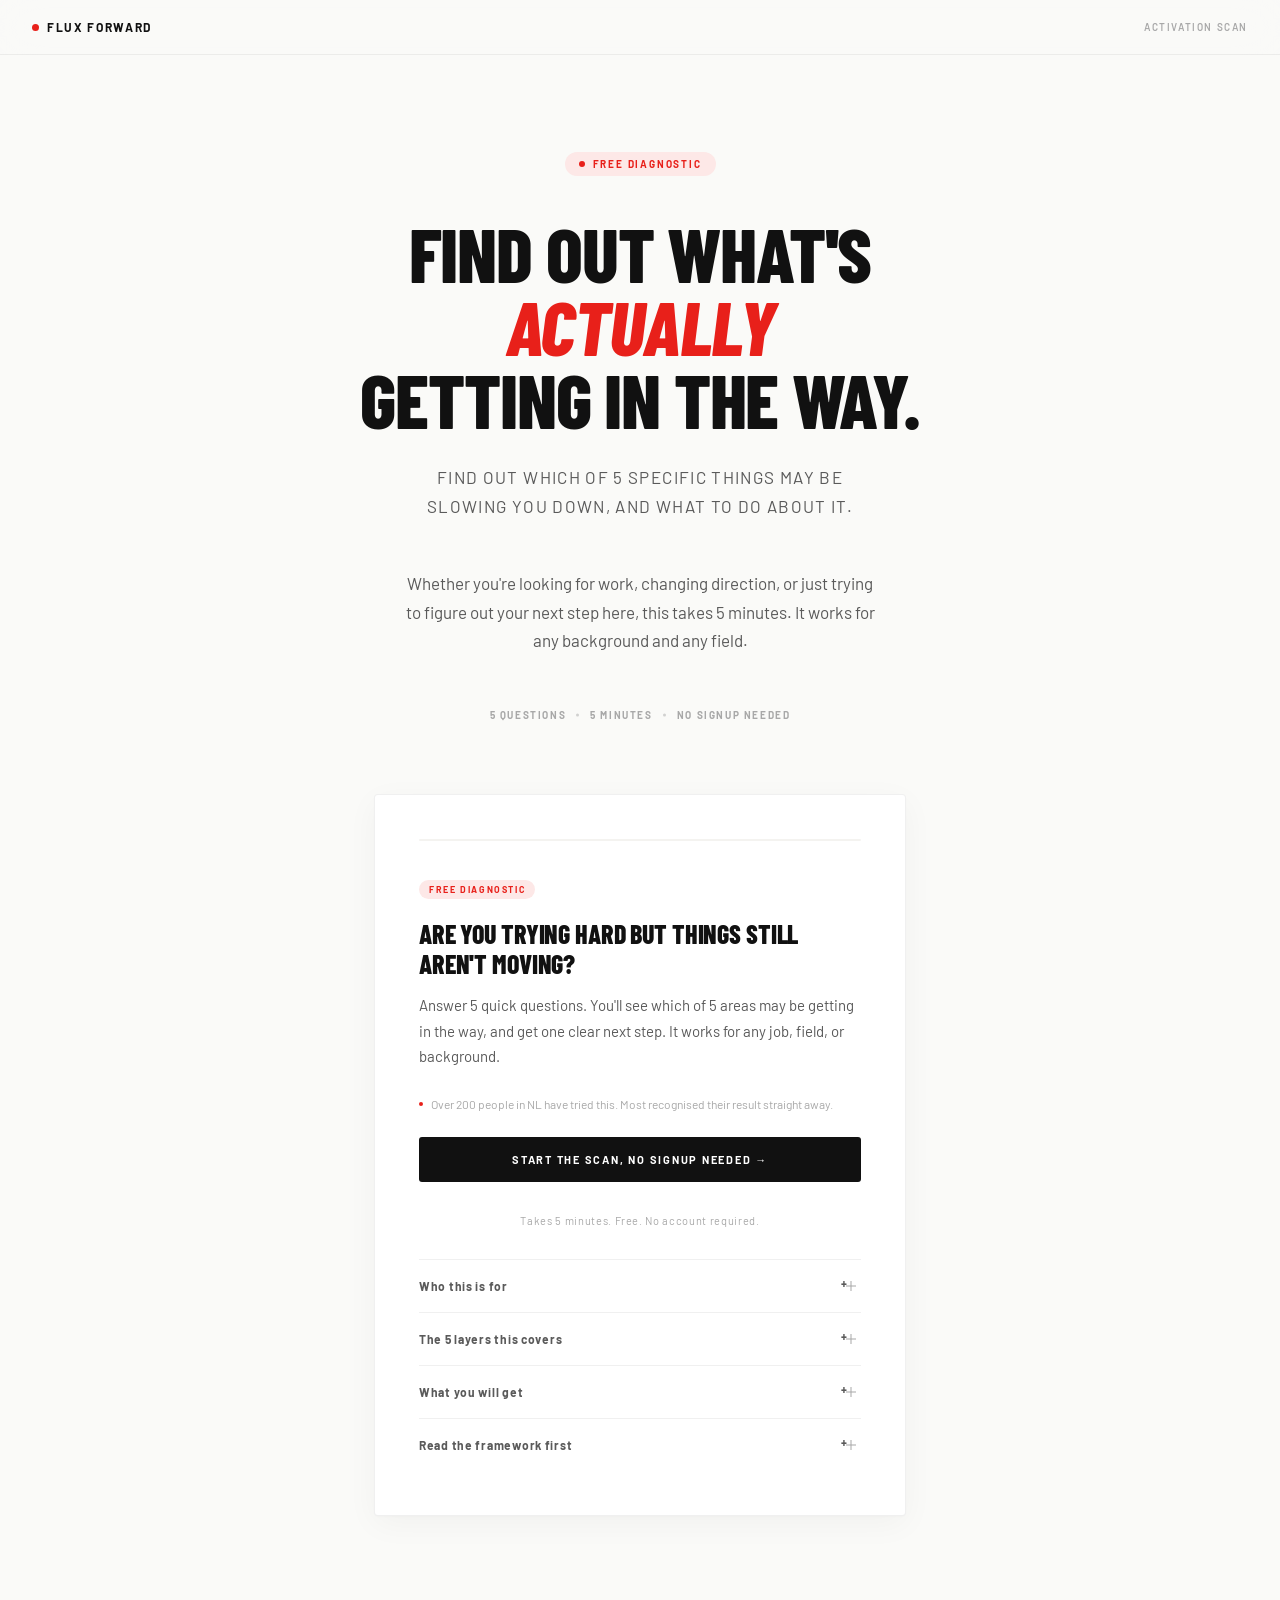
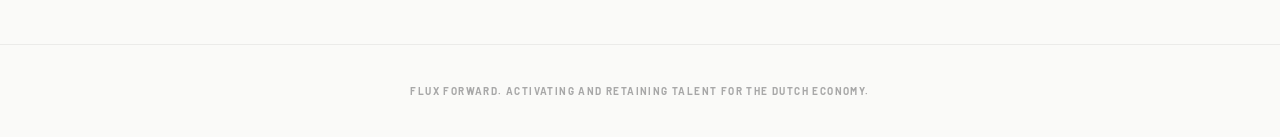
<file: activation-scan-v2.7 (1).html>
<!DOCTYPE html>
<html lang="en">
<head>
  <meta charset="UTF-8" />
  <meta name="viewport" content="width=device-width, initial-scale=1.0" />
  <title>Activation Scan: Flux Forward</title>
  <meta name="description" content="A 5-minute diagnostic for internationals in the Netherlands. Find out which layer may be getting in the way of your progress." />
  <link rel="preconnect" href="https://fonts.googleapis.com" />
  <link rel="preconnect" href="https://fonts.gstatic.com" crossorigin />
  <link href="https://fonts.googleapis.com/css2?family=Barlow:ital,wght@0,400;0,600;0,700;1,700&family=Barlow+Condensed:wght@700;800&display=swap" rel="stylesheet" />
  <style>
    *, *::before, *::after { box-sizing: border-box; margin: 0; padding: 0; }

    :root {
      --red: #E8201A;
      --red-dark: #c0180f;
      --red-light: #fff8f7;
      --red-mid: #fde8e7;
      --text: #111111;
      --text-muted: #5a5a5a;
      --text-hint: #a8a8a8;
      --border: rgba(0,0,0,0.06);
      --border-strong: rgba(0,0,0,0.14);
      --bg: #fafaf8;
      --bg-card: #ffffff;
      --bg-off: #f4f3f0;
      --bg-subtle: #faf9f7;
      --green: #0f6b37;
      --green-light: #f0f8f3;
      --transition: 0.2s cubic-bezier(0.32, 0.72, 0, 1);
      --transition-slow: 0.4s cubic-bezier(0.32, 0.72, 0, 1);
    }

    html { scroll-behavior: smooth; }

    body {
      font-family: 'Barlow', sans-serif;
      background: var(--bg);
      color: var(--text);
      min-height: 100vh;
      display: flex;
      flex-direction: column;
      -webkit-font-smoothing: antialiased;
      -moz-osx-font-smoothing: grayscale;
      font-feature-settings: "ss01", "ss02";
    }

    ::selection { background: var(--text); color: white; }

    /* ── NAV ── */
    nav {
      padding: 1.25rem 2rem;
      display: flex;
      align-items: center;
      justify-content: space-between;
      background: rgba(250, 250, 248, 0.85);
      backdrop-filter: blur(20px);
      -webkit-backdrop-filter: blur(20px);
      border-bottom: 1px solid var(--border);
      position: sticky;
      top: 0;
      z-index: 100;
    }
    .nav-logo { text-decoration: none; display: inline-flex; align-items: center; gap: 8px; }
    .nav-logo::before {
      content: '';
      width: 7px;
      height: 7px;
      background: var(--red);
      border-radius: 50%;
    }
    .logo-text {
      font-weight: 700;
      font-size: 12px;
      letter-spacing: 0.14em;
      color: var(--text);
      text-transform: uppercase;
    }
    .nav-tag {
      font-size: 10px;
      font-weight: 600;
      color: var(--text-hint);
      letter-spacing: 0.16em;
      text-transform: uppercase;
    }

    /* ── HERO ── */
    .hero {
      padding: 6rem 2rem 4.5rem;
      text-align: center;
      max-width: 760px;
      margin: 0 auto;
      position: relative;
    }
    .hero-badge {
      display: inline-flex;
      align-items: center;
      gap: 8px;
      font-size: 10px;
      font-weight: 700;
      letter-spacing: 0.18em;
      text-transform: uppercase;
      color: var(--red);
      margin-bottom: 2.5rem;
      padding: 6px 14px;
      background: var(--red-mid);
      border-radius: 100px;
    }
    .hero-badge::before {
      content: '';
      width: 6px;
      height: 6px;
      background: var(--red);
      border-radius: 50%;
      animation: pulse 2s ease-in-out infinite;
    }
    @keyframes pulse {
      0%, 100% { opacity: 1; transform: scale(1); }
      50% { opacity: 0.5; transform: scale(0.85); }
    }
    .hero h1 {
      font-family: 'Barlow Condensed', sans-serif;
      font-weight: 800;
      font-size: clamp(2.6rem, 7vw, 4.8rem);
      line-height: 0.95;
      text-transform: uppercase;
      color: var(--text);
      margin-bottom: 1.75rem;
      letter-spacing: -0.015em;
    }
    .hero h1 em {
      font-style: italic;
      color: var(--red);
      position: relative;
    }
    .hero-subtitle {
      font-size: 12px;
      font-weight: 700;
      color: var(--text-hint);
      letter-spacing: 0.08em;
      text-transform: uppercase;
      margin-bottom: 1.5rem;
    }
    .hero p {
      font-size: 17px;
      color: var(--text-muted);
      line-height: 1.7;
      max-width: 480px;
      margin: 0 auto 3rem;
      font-weight: 400;
    }
    .hero-meta {
      display: inline-flex;
      align-items: center;
      gap: 1.5rem;
      font-size: 10px;
      font-weight: 700;
      letter-spacing: 0.16em;
      text-transform: uppercase;
      color: var(--text-hint);
    }
    .hero-meta-item { position: relative; }
    .hero-meta-item:not(:last-child)::after {
      content: '';
      position: absolute;
      right: -0.8rem;
      top: 50%;
      transform: translateY(-50%);
      width: 3px;
      height: 3px;
      background: var(--text-hint);
      border-radius: 50%;
      opacity: 0.5;
    }

    /* ── SCAN CONTAINER & CARD ── */
    .scan-container {
      max-width: 580px;
      margin: 0 auto 8rem;
      padding: 0 1.5rem;
      width: 100%;
    }
    .scan-card {
      background: var(--bg-card);
      border: 1px solid var(--border);
      border-radius: 4px;
      padding: 2.75rem;
      box-shadow:
        0 1px 2px rgba(0,0,0,0.02),
        0 8px 32px rgba(0,0,0,0.04);
    }

    /* ── PROGRESS ── */
    .progress-track {
      height: 2px;
      background: var(--bg-off);
      margin-bottom: 0.875rem;
      overflow: hidden;
      border-radius: 2px;
    }
    .progress-fill {
      height: 100%;
      background: var(--text);
      transition: width 0.6s cubic-bezier(0.32, 0.72, 0, 1);
      border-radius: 2px;
    }
    .progress-text {
      font-size: 10px;
      font-weight: 700;
      letter-spacing: 0.14em;
      text-transform: uppercase;
      color: var(--text-hint);
      margin-bottom: 2.25rem;
    }

    /* ── STEPS & ANIMATIONS ── */
    .step { display: none; }
    .step.active {
      display: block;
      animation: stepIn 0.4s cubic-bezier(0.32, 0.72, 0, 1) both;
    }
    @keyframes stepIn {
      from { opacity: 0; transform: translateY(8px); }
      to { opacity: 1; transform: translateY(0); }
    }
    @keyframes fadeUp {
      from { opacity: 0; transform: translateY(4px); }
      to { opacity: 1; transform: translateY(0); }
    }

    /* ── STEP ELEMENTS ── */
    .step-label {
      display: inline-block;
      font-size: 9px;
      font-weight: 700;
      letter-spacing: 0.18em;
      text-transform: uppercase;
      color: var(--red);
      margin-bottom: 1.25rem;
      padding: 4px 10px;
      background: var(--red-mid);
      border-radius: 100px;
    }
    .question-text {
      font-family: 'Barlow Condensed', sans-serif;
      font-weight: 800;
      font-size: 26px;
      line-height: 1.15;
      color: var(--text);
      margin-bottom: 0.875rem;
      text-transform: uppercase;
      letter-spacing: -0.005em;
    }
    .question-context {
      font-size: 13px;
      color: var(--text-muted);
      line-height: 1.65;
      margin-bottom: 1.75rem;
      font-style: normal;
      padding: 0;
      border: none;
    }

    /* ── CHOICES ── */
    .choice-wrap {
      display: flex;
      flex-direction: column;
      gap: 6px;
      margin-bottom: 2.25rem;
    }
    .choice-option {
      display: flex;
      align-items: flex-start;
      gap: 14px;
      padding: 14px 16px;
      border: 1px solid var(--border-strong);
      border-radius: 3px;
      cursor: pointer;
      background: var(--bg-card);
      user-select: none;
      transition: all var(--transition);
      position: relative;
    }
    .choice-option:hover {
      border-color: var(--text);
      transform: translateX(2px);
    }
    .choice-option.selected {
      border-color: var(--red);
      background: var(--red-light);
      box-shadow: 0 0 0 3px rgba(232,32,26,0.08);
    }
    .choice-dot {
      width: 18px;
      height: 18px;
      border-radius: 50%;
      border: 1.5px solid var(--border-strong);
      flex-shrink: 0;
      display: flex;
      align-items: center;
      justify-content: center;
      transition: all var(--transition);
      margin-top: 1px;
    }
    .choice-option.selected .choice-dot {
      background: var(--red);
      border-color: var(--red);
      transform: scale(1.05);
    }
    .choice-inner {
      width: 6px;
      height: 6px;
      border-radius: 50%;
      background: white;
      opacity: 0;
      transition: opacity var(--transition);
    }
    .choice-option.selected .choice-inner { opacity: 1; }
    .choice-text {
      font-size: 14px;
      color: var(--text);
      line-height: 1.5;
    }

    /* ── PREVIEW SCREEN ── */
    .preview-action-block { margin-bottom: 2rem; }
    .preview-tagline {
      font-size: 15px;
      color: var(--text-muted);
      line-height: 1.7;
      margin-bottom: 1.25rem;
    }
    .preview-stats-line {
      font-size: 12px;
      color: var(--text-hint);
      line-height: 1.5;
      margin-bottom: 1.5rem;
      font-style: normal;
      display: inline-flex;
      align-items: center;
      gap: 8px;
    }
    .preview-stats-line::before {
      content: '';
      width: 4px;
      height: 4px;
      background: var(--red);
      border-radius: 50%;
      flex-shrink: 0;
    }
    .preview-reassurance {
      font-size: 11px;
      color: var(--text-hint);
      text-align: center;
      letter-spacing: 0.06em;
      margin-top: 1rem;
    }
    .layer-preview-item {
      display: flex;
      gap: 14px;
      padding: 12px 0;
      border-bottom: 1px solid var(--border);
      align-items: flex-start;
    }
    .layer-preview-item:last-child { border-bottom: none; }
    .layer-preview-num {
      font-size: 10px;
      font-weight: 700;
      color: var(--red);
      width: 18px;
      flex-shrink: 0;
      padding-top: 3px;
      letter-spacing: 0.06em;
    }
    .layer-preview-name {
      font-size: 13px;
      font-weight: 700;
      color: var(--text);
      margin-bottom: 3px;
    }
    .layer-preview-desc {
      font-size: 12px;
      color: var(--text-muted);
      line-height: 1.55;
    }

    /* ── ACCORDION ── */
    .accordion-section { border-top: 1px solid var(--border); }
    .accordion-toggle {
      width: 100%;
      display: flex;
      align-items: center;
      justify-content: space-between;
      padding: 1rem 0;
      background: none;
      border: none;
      cursor: pointer;
      font-family: 'Barlow', sans-serif;
      font-size: 12px;
      font-weight: 700;
      color: var(--text-muted);
      letter-spacing: 0.06em;
      text-align: left;
      transition: color var(--transition);
    }
    .accordion-toggle:hover { color: var(--text); }
    .accordion-icon {
      width: 20px;
      height: 20px;
      flex-shrink: 0;
      position: relative;
      transition: transform 0.25s cubic-bezier(0.32, 0.72, 0, 1);
    }
    .accordion-icon::before, .accordion-icon::after {
      content: '';
      position: absolute;
      background: var(--text-hint);
      transition: background var(--transition);
    }
    .accordion-icon::before {
      width: 10px;
      height: 1px;
      top: 50%;
      left: 50%;
      transform: translate(-50%, -50%);
    }
    .accordion-icon::after {
      width: 1px;
      height: 10px;
      top: 50%;
      left: 50%;
      transform: translate(-50%, -50%);
      transition: transform 0.25s cubic-bezier(0.32, 0.72, 0, 1);
    }
    .accordion-icon.open { transform: rotate(180deg); }
    .accordion-icon.open::after { transform: translate(-50%, -50%) scaleY(0); }
    .accordion-icon.open::before, .accordion-toggle:hover .accordion-icon::before, .accordion-toggle:hover .accordion-icon::after { background: var(--red); }
    .accordion-body {
      padding: 0 0 1.25rem;
      color: var(--text-muted);
      font-size: 13px;
      line-height: 1.7;
      animation: fadeUp 0.25s ease both;
    }
    .accordion-link {
      display: inline-flex;
      align-items: center;
      gap: 6px;
      font-size: 13px;
      color: var(--red);
      text-decoration: none;
      font-weight: 600;
      padding: 6px 0;
      transition: gap var(--transition);
    }
    .accordion-link:hover { gap: 10px; }

    /* ── FORM FIELDS ── */
    .field { margin-bottom: 1.1rem; }
    .field label {
      display: block;
      font-size: 10px;
      font-weight: 700;
      letter-spacing: 0.16em;
      text-transform: uppercase;
      color: var(--text-muted);
      margin-bottom: 8px;
    }
    .field input[type="text"], .field input[type="email"] {
      width: 100%;
      padding: 13px 14px;
      border: 1px solid var(--border-strong);
      border-radius: 3px;
      font-size: 15px;
      font-family: 'Barlow', sans-serif;
      background: var(--bg-card);
      color: var(--text);
      outline: none;
      transition: all var(--transition);
    }
    .field input:focus {
      border-color: var(--text);
      box-shadow: 0 0 0 3px rgba(17,17,17,0.06);
    }
    .gdpr-note {
      font-size: 11px;
      color: var(--text-hint);
      line-height: 1.65;
      margin-bottom: 1.5rem;
    }
    .gdpr-note a { color: var(--text-hint); text-decoration: underline; }

    /* ── BUTTONS ── */
    .btn-primary {
      width: 100%;
      padding: 16px;
      border: none;
      border-radius: 3px;
      font-size: 11px;
      font-weight: 700;
      font-family: 'Barlow', sans-serif;
      letter-spacing: 0.16em;
      text-transform: uppercase;
      cursor: pointer;
      background: var(--text);
      color: white;
      transition: background var(--transition), transform 0.1s;
      position: relative;
    }
    .btn-primary span { position: relative; z-index: 1; }
    .btn-primary:not(:disabled):hover { background: var(--red); }
    .btn-primary:disabled { background: #d4d4d4; color: white; cursor: not-allowed; }
    .btn-primary:not(:disabled):active { transform: scale(0.98); }
    .btn-secondary {
      width: 100%;
      padding: 16px;
      border: 1px solid var(--border-strong);
      border-radius: 3px;
      font-size: 11px;
      font-weight: 700;
      font-family: 'Barlow', sans-serif;
      letter-spacing: 0.16em;
      text-transform: uppercase;
      cursor: pointer;
      background: transparent;
      color: var(--text);
      transition: all var(--transition);
    }
    .btn-secondary:hover { background: var(--text); color: white; border-color: var(--text); }
    .btn-secondary:active { transform: scale(0.98); }
    .btn-row { display: grid; grid-template-columns: 1fr 1fr; gap: 0.75rem; }
    .btn-cta {
      display: block;
      width: 100%;
      padding: 18px;
      background: var(--red);
      color: white;
      border: none;
      border-radius: 3px;
      font-size: 11px;
      font-weight: 700;
      font-family: 'Barlow', sans-serif;
      letter-spacing: 0.16em;
      text-transform: uppercase;
      text-align: center;
      text-decoration: none;
      cursor: pointer;
      transition: all var(--transition);
      box-shadow: 0 1px 2px rgba(232,32,26,0.1), 0 6px 20px rgba(232,32,26,0.18);
    }
    .btn-cta:hover {
      background: var(--red-dark);
      box-shadow: 0 2px 4px rgba(232,32,26,0.15), 0 12px 32px rgba(232,32,26,0.25);
      transform: translateY(-1px);
    }
    .btn-cta:active { transform: translateY(0); }
    .btn-inline {
      display: block;
      width: 100%;
      padding: 13px 16px;
      background: transparent;
      color: var(--text-muted);
      border: 1px solid var(--border-strong);
      border-radius: 3px;
      font-size: 11px;
      font-weight: 700;
      font-family: 'Barlow', sans-serif;
      letter-spacing: 0.12em;
      text-transform: uppercase;
      text-align: center;
      text-decoration: none;
      cursor: pointer;
      transition: all var(--transition);
      margin-bottom: 2rem;
    }
    .btn-inline:hover {
      background: var(--text);
      color: white;
      border-color: var(--text);
    }

    /* ── RESULT ── */
    .result-eyebrow {
      display: inline-block;
      font-size: 10px;
      font-weight: 700;
      letter-spacing: 0.18em;
      text-transform: uppercase;
      color: var(--red);
      margin-bottom: 1rem;
      padding: 4px 10px;
      background: var(--red-mid);
      border-radius: 100px;
    }
    .result-title {
      font-family: 'Barlow Condensed', sans-serif;
      font-weight: 800;
      font-size: 34px;
      line-height: 1.05;
      color: var(--text);
      text-transform: uppercase;
      margin-bottom: 1.25rem;
      letter-spacing: -0.01em;
    }
    .result-desc {
      font-size: 15px;
      color: var(--text-muted);
      line-height: 1.75;
      margin-bottom: 1.75rem;
    }
    .insight-box {
      border: none;
      border-left: 2px solid var(--red);
      padding: 0.25rem 0 0.25rem 1.25rem;
      background: transparent;
      margin-bottom: 1.5rem;
    }
    .insight-label {
      font-size: 10px;
      font-weight: 700;
      letter-spacing: 0.18em;
      text-transform: uppercase;
      color: var(--red);
      margin-bottom: 8px;
    }
    .insight-text { font-size: 14px; color: var(--text); line-height: 1.75; }
    .next-box {
      border: none;
      border-left: 2px solid var(--green);
      padding: 0.25rem 0 0.25rem 1.25rem;
      background: transparent;
      margin-bottom: 2rem;
    }
    .next-label {
      font-size: 10px;
      font-weight: 700;
      letter-spacing: 0.18em;
      text-transform: uppercase;
      color: var(--green);
      margin-bottom: 8px;
    }
    .next-text { font-size: 14px; color: var(--text); line-height: 1.75; }

    /* ── ALL LAYERS / BAR CHART ── */
    .all-layers { margin-bottom: 2rem; }
    .all-layers-title {
      font-size: 10px;
      font-weight: 700;
      letter-spacing: 0.16em;
      text-transform: uppercase;
      color: var(--text-hint);
      margin-bottom: 1rem;
    }
    .layer-row {
      display: flex;
      align-items: center;
      gap: 12px;
      padding: 10px 0;
      border-bottom: 1px solid var(--border);
    }
    .layer-row:last-child { border-bottom: none; }
    .layer-row-name { font-size: 13px; font-weight: 600; color: var(--text); flex: 1; }
    .layer-bar-wrap {
      width: 120px;
      height: 4px;
      background: var(--bg-off);
      overflow: hidden;
      border-radius: 100px;
    }
    .layer-bar-fill {
      height: 100%;
      background: var(--red);
      border-radius: 100px;
      transition: width 0.7s cubic-bezier(0.32, 0.72, 0, 1);
    }
    .layer-bar-fill.low { background: #d4d4d4; }
    .layer-score-label {
      font-size: 10px;
      font-weight: 700;
      color: var(--text-hint);
      width: 56px;
      text-align: right;
      text-transform: uppercase;
      letter-spacing: 0.06em;
    }

    /* ── SECONDARY LAYERS ── */
    .secondary-section { margin-bottom: 2rem; }
    .secondary-title {
      font-size: 10px;
      font-weight: 700;
      letter-spacing: 0.16em;
      text-transform: uppercase;
      color: var(--text-hint);
      margin-bottom: 1rem;
    }
    .secondary-layer {
      border: 1px solid var(--border);
      border-radius: 3px;
      padding: 1rem 1.25rem;
      margin-bottom: 0.5rem;
      background: var(--bg-subtle);
      transition: all var(--transition);
    }
    .secondary-layer:hover { border-color: var(--border-strong); }
    .secondary-layer-name {
      font-size: 11px;
      font-weight: 700;
      letter-spacing: 0.1em;
      text-transform: uppercase;
      color: var(--text);
      margin-bottom: 4px;
    }
    .secondary-layer-text { font-size: 13px; color: var(--text-muted); line-height: 1.6; }

    /* ── ACCURACY BOX ── */
    .accuracy-box {
      border: 1px solid var(--border);
      border-radius: 3px;
      padding: 1.25rem;
      margin-bottom: 1.5rem;
      background: var(--bg-subtle);
    }
    .accuracy-title { font-size: 13px; font-weight: 700; color: var(--text); margin-bottom: 0.5rem; }
    .accuracy-sub { font-size: 13px; color: var(--text-muted); line-height: 1.65; margin-bottom: 0.75rem; }
    .accuracy-link {
      display: inline-flex;
      align-items: center;
      gap: 6px;
      font-size: 13px;
      color: var(--red);
      text-decoration: none;
      font-weight: 600;
      transition: gap var(--transition);
    }
    .accuracy-link:hover { gap: 10px; }

    /* ── DIVIDER ── */
    .divider {
      height: 1px;
      background: var(--border);
      margin: 2rem 0;
    }

    /* ── EMAIL CAPTURE ── */
    .email-capture {
      border: 1px solid var(--border);
      border-radius: 3px;
      padding: 1.75rem;
      margin-bottom: 1.5rem;
      background: var(--bg-subtle);
    }
    .email-capture-title {
      font-family: 'Barlow Condensed', sans-serif;
      font-weight: 800;
      font-size: 22px;
      text-transform: uppercase;
      color: var(--text);
      margin-bottom: 0.5rem;
      letter-spacing: -0.005em;
    }
    .email-capture-sub { font-size: 13px; color: var(--text-muted); line-height: 1.65; margin-bottom: 1.25rem; }
    .email-capture-success { font-size: 14px; color: var(--green); font-weight: 600; padding: 0.75rem 0; display: none; }

    /* ── CTA SECTION ── */
    .cta-softener {
      font-size: 13px;
      color: var(--text-muted);
      line-height: 1.65;
      margin-bottom: 1.25rem;
      font-style: normal;
      padding: 0 0 0 1rem;
      border-left: 2px solid var(--border-strong);
    }
    .cta-title {
      font-family: 'Barlow Condensed', sans-serif;
      font-weight: 800;
      font-size: 28px;
      text-transform: uppercase;
      color: var(--text);
      margin-bottom: 0.6rem;
      letter-spacing: -0.005em;
      line-height: 1.1;
    }
    .cta-sub { font-size: 14px; color: var(--text-muted); line-height: 1.7; margin-bottom: 1.5rem; }
    .minor-links { margin-top: 1.5rem; display: flex; flex-direction: column; gap: 0.5rem; }
    .minor-link {
      font-size: 13px;
      color: var(--text-muted);
      text-decoration: none;
      transition: color var(--transition);
      display: inline-flex;
      align-items: center;
      gap: 6px;
    }
    .minor-link:hover { color: var(--red); }
    .minor-link::before { content: '→'; opacity: 0.5; }

    /* ── TOOLTIP ── */
    .tooltip-wrap { position: relative; display: inline-flex; align-items: center; gap: 5px; }
    .tooltip-icon {
      width: 14px;
      height: 14px;
      border-radius: 50%;
      background: var(--bg-off);
      border: 1px solid var(--border-strong);
      color: var(--text-hint);
      font-size: 9px;
      font-weight: 700;
      display: inline-flex;
      align-items: center;
      justify-content: center;
      cursor: help;
      flex-shrink: 0;
      transition: all var(--transition);
    }
    .tooltip-wrap:hover .tooltip-icon {
      background: var(--text);
      color: white;
      border-color: var(--text);
    }
    .tooltip-popup {
      display: none;
      position: absolute;
      bottom: calc(100% + 8px);
      left: 50%;
      transform: translateX(-50%);
      background: var(--text);
      color: white;
      font-size: 12px;
      line-height: 1.5;
      padding: 10px 14px;
      width: 220px;
      z-index: 10;
      pointer-events: none;
      font-weight: 400;
      border-radius: 4px;
      box-shadow: 0 8px 24px rgba(0,0,0,0.18);
    }
    .tooltip-popup::after {
      content: '';
      position: absolute;
      top: 100%;
      left: 50%;
      transform: translateX(-50%);
      border: 5px solid transparent;
      border-top-color: var(--text);
    }
    .tooltip-wrap:hover .tooltip-popup,
    .tooltip-wrap:focus-within .tooltip-popup { display: block; }

    /* ── GUIDED ACTIVATION LAYER ── */
    .guided-layer { animation: stepIn 0.4s ease both; }
    .guided-question {
      font-family: 'Barlow Condensed', sans-serif;
      font-weight: 800;
      font-size: 22px;
      line-height: 1.2;
      color: var(--text);
      margin-bottom: 1.5rem;
      text-transform: uppercase;
      letter-spacing: -0.005em;
    }
    .guided-choices { display: flex; flex-direction: column; gap: 6px; margin-bottom: 2rem; }
    .guided-choice {
      display: flex;
      align-items: flex-start;
      gap: 14px;
      padding: 13px 16px;
      border: 1px solid var(--border-strong);
      border-radius: 3px;
      cursor: pointer;
      background: var(--bg-card);
      user-select: none;
      transition: all var(--transition);
    }
    .guided-choice:hover {
      border-color: var(--text);
      transform: translateX(2px);
    }
    .guided-choice.selected {
      border-color: var(--red);
      background: var(--red-light);
      box-shadow: 0 0 0 3px rgba(232,32,26,0.08);
    }
    .guided-choice-dot {
      width: 18px;
      height: 18px;
      border-radius: 50%;
      border: 1.5px solid var(--border-strong);
      flex-shrink: 0;
      display: flex;
      align-items: center;
      justify-content: center;
      transition: all var(--transition);
      margin-top: 2px;
    }
    .guided-choice.selected .guided-choice-dot {
      background: var(--red);
      border-color: var(--red);
      transform: scale(1.05);
    }
    .guided-choice-dot-inner {
      width: 6px;
      height: 6px;
      border-radius: 50%;
      background: white;
      opacity: 0;
      transition: opacity var(--transition);
    }
    .guided-choice.selected .guided-choice-dot-inner { opacity: 1; }
    .guided-choice-text { font-size: 14px; color: var(--text); line-height: 1.5; }
    .guided-response { display: none; animation: stepIn 0.4s ease both; }
    .guided-response.visible { display: block; }
    .guided-interpretation {
      border: none;
      border-left: 2px solid var(--border-strong);
      padding: 0.25rem 0 0.25rem 1.25rem;
      background: transparent;
      margin-bottom: 1.5rem;
    }
    .guided-interpretation-label {
      font-size: 10px;
      font-weight: 700;
      letter-spacing: 0.16em;
      text-transform: uppercase;
      color: var(--text-hint);
      margin-bottom: 8px;
    }
    .guided-interpretation-text { font-size: 14px; color: var(--text); line-height: 1.75; }
    .guided-next {
      border: none;
      border-left: 2px solid var(--green);
      padding: 0.25rem 0 0.25rem 1.25rem;
      background: transparent;
      margin-bottom: 1.75rem;
    }
    .guided-next-label {
      font-size: 10px;
      font-weight: 700;
      letter-spacing: 0.16em;
      text-transform: uppercase;
      color: var(--green);
      margin-bottom: 8px;
    }
    .guided-next-text { font-size: 14px; color: var(--text); line-height: 1.75; }
    .guided-support {
      border: 1px solid var(--border);
      border-radius: 3px;
      padding: 1.25rem;
      background: var(--bg-subtle);
      margin-bottom: 1.5rem;
    }
    .guided-support-text { font-size: 13px; color: var(--text-muted); line-height: 1.6; margin-bottom: 0.75rem; }
    .guided-support-link {
      display: inline-flex;
      align-items: center;
      gap: 6px;
      font-size: 13px;
      color: var(--red);
      text-decoration: none;
      font-weight: 600;
      transition: gap var(--transition);
    }
    .guided-support-link:hover { gap: 10px; }
    .guided-back {
      display: inline-flex;
      align-items: center;
      gap: 6px;
      font-size: 11px;
      font-weight: 700;
      letter-spacing: 0.12em;
      text-transform: uppercase;
      color: var(--text-hint);
      cursor: pointer;
      background: none;
      border: none;
      padding: 0;
      margin-bottom: 1.5rem;
      font-family: 'Barlow', sans-serif;
      transition: color var(--transition), gap var(--transition);
    }
    .guided-back:hover { color: var(--red); gap: 10px; }
    .guided-separator { height: 1px; background: var(--border); margin: 2rem 0; }
    .guided-entry {
      border: 1px solid var(--border);
      border-radius: 3px;
      padding: 1.75rem;
      margin-top: 2rem;
      background: var(--bg-subtle);
    }
    .guided-entry-label {
      display: inline-block;
      font-size: 10px;
      font-weight: 700;
      letter-spacing: 0.18em;
      text-transform: uppercase;
      color: var(--red);
      margin-bottom: 0.875rem;
      padding: 4px 10px;
      background: var(--red-mid);
      border-radius: 100px;
    }
    .guided-entry-title {
      font-family: 'Barlow Condensed', sans-serif;
      font-weight: 800;
      font-size: 22px;
      text-transform: uppercase;
      color: var(--text);
      margin-bottom: 0.6rem;
      letter-spacing: -0.005em;
    }
    .guided-entry-sub { font-size: 14px; color: var(--text-muted); line-height: 1.7; margin-bottom: 1.5rem; }

    /* ── FIELD-AGNOSTIC NOTE ── */
    .field-agnostic-note {
      font-size: 11px;
      color: var(--text-hint);
      font-style: normal;
      margin-bottom: 1.5rem;
      padding: 8px 12px;
      background: var(--bg-off);
      border-radius: 3px;
      border-left: none;
      display: inline-flex;
      align-items: flex-start;
      gap: 8px;
      width: 100%;
      line-height: 1.6;
    }
    .field-agnostic-note::before {
      content: '✦';
      color: var(--red);
      flex-shrink: 0;
    }

    /* ── CHECKBOX ── */
    .checkbox-label {
      display: flex;
      align-items: flex-start;
      gap: 10px;
      font-size: 13px;
      color: var(--text-muted);
      cursor: pointer;
      margin-bottom: 1rem;
      line-height: 1.5;
    }
    .checkbox-label input { margin-top: 2px; accent-color: var(--red); flex-shrink: 0; }

    /* ── FOOTER ── */
    footer {
      margin-top: auto;
      padding: 2.5rem 2rem;
      text-align: center;
      font-size: 10px;
      font-weight: 700;
      letter-spacing: 0.14em;
      text-transform: uppercase;
      color: var(--text-hint);
      border-top: 1px solid var(--border);
    }
    footer a { color: var(--text-hint); text-decoration: none; transition: color var(--transition); }
    footer a:hover { color: var(--red); }

    /* ── RESPONSIVE ── */
    @media (max-width: 600px) {
      nav { padding: 1rem 1.25rem; }
      .scan-card { padding: 1.75rem 1.25rem; }
      .hero { padding: 4rem 1.5rem 3rem; }
      .hero-meta { flex-wrap: wrap; gap: 1rem; }
      .hero-meta-item:not(:last-child)::after { display: none; }
      .btn-row { grid-template-columns: 1fr; }
      .layer-bar-wrap { width: 80px; }
      .question-text { font-size: 22px; }
      .result-title { font-size: 27px; }
      .cta-title { font-size: 24px; }
    }
  </style>
</head>
<body>

<nav>
  <a href="https://fluxforward.world" class="nav-logo"><span class="logo-text">Flux Forward</span></a>
  <span class="nav-tag">Activation Scan</span>
</nav>

<div class="hero">
  <div class="hero-badge">Free diagnostic</div>
  <h1>Find out what's <em>actually</em><br>getting in the way.</h1>
  <p class="hero-subtitle">Find out which of 5 specific things may be slowing you down, and what to do about it.</p>
  <p>Whether you're looking for work, changing direction, or just trying to figure out your next step here, this takes 5 minutes. It works for any background and any field.</p>
  <div class="hero-meta">
    <span class="hero-meta-item">5 questions</span>
    <span class="hero-meta-item">5 minutes</span>
    <span class="hero-meta-item">No signup needed</span>
  </div>
</div>

<div class="scan-container">
  <div class="scan-card">
    <div class="progress-track"><div class="progress-fill" id="progress" style="width:0%"></div></div>
    <div class="progress-text" id="progress-text"></div>

    <!-- STEP 0: PREVIEW V2.5 -->
    <div class="step active" id="step-0">
      <div class="preview-action-block">
        <div class="step-label">Free diagnostic</div>
        <div class="question-text">Are you trying hard but things still aren't moving?</div>
        <p class="preview-tagline">Answer 5 quick questions. You'll see which of 5 areas may be getting in the way, and get one clear next step. It works for any job, field, or background.</p>
        <div class="preview-stats-line">Over 200 people in NL have tried this. Most recognised their result straight away.</div>
        <button class="btn-primary" onclick="goNext(0)" style="margin-bottom:1rem;">Start the scan, no signup needed →</button>
        <div class="preview-reassurance">Takes 5 minutes. Free. No account required.</div>
      </div>

      <div class="accordion-section">
        <button class="accordion-toggle" onclick="toggleAccordion('acc-for')">
          <span>Who this is for</span>
          <span class="accordion-icon" id="acc-for-icon">+</span>
        </button>
        <div class="accordion-body" id="acc-for" style="display:none;">
          <p>People who moved to the Netherlands and are still figuring things out: looking for work, switching direction, or trying to understand how things work here. It doesn't matter what field you're in or how long you've been here.</p>
          <p style="margin-top:0.75rem;color:var(--text-hint);font-size:13px;">If things are already going well for you, this probably won't tell you much. But if something feels off or unclear, it usually shows up here.</p>
        </div>
      </div>

      <div class="accordion-section">
        <button class="accordion-toggle" onclick="toggleAccordion('acc-layers')">
          <span>The 5 layers this covers</span>
          <span class="accordion-icon" id="acc-layers-icon">+</span>
        </button>
        <div class="accordion-body" id="acc-layers" style="display:none;">
          <div class="layer-preview-item"><div class="layer-preview-num">1</div><div><div class="layer-preview-name">Priority Confusion</div><div class="layer-preview-desc">You have too many options and can't decide which one to go with.</div></div></div>
          <div class="layer-preview-item"><div class="layer-preview-num">2</div><div><div class="layer-preview-name">System Blindness</div><div class="layer-preview-desc">You're not sure how things really work here, so you end up in the most obvious places, which are often not the most useful.</div></div></div>
          <div class="layer-preview-item"><div class="layer-preview-num">3</div><div><div class="layer-preview-name">Positioning Collapse</div><div class="layer-preview-desc">People don't seem to understand what you bring, even though your background is strong.</div></div></div>
          <div class="layer-preview-item"><div class="layer-preview-num">4</div><div><div class="layer-preview-name">Execution Fragmentation</div><div class="layer-preview-desc">You're doing a lot, but nothing is really moving forward. Each week feels like starting over.</div></div></div>
          <div class="layer-preview-item" style="border-bottom:none;"><div class="layer-preview-num">5</div><div><div class="layer-preview-name">Capacity Breakdown</div><div class="layer-preview-desc">You've been at this for a while and you're running low. Trying harder isn't helping anymore.</div></div></div>
        </div>
      </div>

      <div class="accordion-section">
        <button class="accordion-toggle" onclick="toggleAccordion('acc-get')">
          <span>What you will get</span>
          <span class="accordion-icon" id="acc-get-icon">+</span>
        </button>
        <div class="accordion-body" id="acc-get" style="display:none;">
          <ul style="padding-left:1.1rem;color:var(--text-muted);font-size:14px;line-height:2;">
            <li>Your primary layer with a full explanation</li>
            <li>A visual picture of all 5 layers</li>
            <li>A guided step to find your specific situation</li>
            <li>One concrete next step</li>
            <li>Option to save your result by email</li>
          </ul>
        </div>
      </div>

      <div class="accordion-section">
        <button class="accordion-toggle" onclick="toggleAccordion('acc-read')">
          <span>Read the framework first</span>
          <span class="accordion-icon" id="acc-read-icon">+</span>
        </button>
        <div class="accordion-body" id="acc-read" style="display:none;">
          <a href="https://blog.fluxforward.world/p/youre-not-stuck-youre-misdiagnosed" target="_blank" class="accordion-link">You are not stuck. You are misdiagnosed. →</a>
          <a href="https://blog.fluxforward.world/p/how-activation-actually-happens" target="_blank" class="accordion-link">How activation actually happens. →</a>
        </div>
      </div>
    </div>

    <!-- STEP 1: Priority Confusion -->
    <div class="step" id="step-1">
      <div class="step-label">Question 1 of 5</div>
      <div class="question-text">In the past two weeks, how many different directions have you actively been pursuing at the same time?</div>
      <div class="question-context">A lot of people arrive here with a plan, then find things look different in practice. It's easy to end up chasing several directions at once without really committing to any of them.</div>
      <div class="field-agnostic-note">These questions work for any field and any background. There are no right or wrong answers, just pick the one that feels most true.</div>
      <div class="choice-wrap" id="choices-1"></div>
      <div class="btn-row">
        <button class="btn-secondary" onclick="goBack(1)">← Back</button>
        <button class="btn-primary" id="btn-1" onclick="goNext(1)" disabled>Next →</button>
      </div>
    </div>

    <!-- STEP 2: System Blindness -->
    <div class="step" id="step-2">
      <div class="step-label">Question 2 of 5</div>
      <div class="question-text">When you think about your last 5 opportunities or conversations. How did most of them come about?</div>
      <div class="question-context">There's the obvious way to find work here, and then there's how things actually move. Most people start with job boards and LinkedIn. But a lot of real opportunities happen through people, before anything gets posted.</div>
      <div class="field-agnostic-note">These questions work for any field and any background. There are no right or wrong answers, just pick the one that feels most true.</div>
      <div class="choice-wrap" id="choices-2"></div>
      <div class="btn-row">
        <button class="btn-secondary" onclick="goBack(2)">← Back</button>
        <button class="btn-primary" id="btn-2" onclick="goNext(2)" disabled>Next →</button>
      </div>
    </div>

    <!-- STEP 3: Positioning Collapse -->
    <div class="step" id="step-3">
      <div class="step-label">Question 3 of 5</div>
      <div class="question-text">When someone asks what you do or what you're looking for here. What usually happens?</div>
      <div class="question-context">What made you stand out in your previous country doesn't always come across the same way here. It's not about your skills. It's about whether the people you talk to can quickly understand what you bring.</div>
      <div class="field-agnostic-note">These questions work for any field and any background. There are no right or wrong answers, just pick the one that feels most true.</div>
      <div class="choice-wrap" id="choices-3"></div>
      <div class="btn-row">
        <button class="btn-secondary" onclick="goBack(3)">← Back</button>
        <button class="btn-primary" id="btn-3" onclick="goNext(3)" disabled>Next →</button>
      </div>
    </div>

    <!-- STEP 4: Execution Fragmentation -->
    <div class="step" id="step-4">
      <div class="step-label">Question 4 of 5</div>
      <div class="question-text">Looking at last week. Which of these best describes how you spent your energy?</div>
      <div class="question-context">Being busy and moving forward are not the same thing. If your effort is scattered across too many things, nothing really builds. This question looks at whether your energy is focused enough to create real momentum.</div>
      <div class="field-agnostic-note">These questions work for any field and any background. There are no right or wrong answers, just pick the one that feels most true.</div>
      <div class="choice-wrap" id="choices-4"></div>
      <div class="btn-row">
        <button class="btn-secondary" onclick="goBack(4)">← Back</button>
        <button class="btn-primary" id="btn-4" onclick="goNext(4)" disabled>Next →</button>
      </div>
    </div>

    <!-- STEP 5: Capacity Breakdown -->
    <div class="step" id="step-5">
      <div class="step-label">Question 5 of 5</div>
      <div class="question-text">When you think about the next step you know you should take. What gets in the way most often?</div>
      <div class="question-context">Long transitions are tiring. After months of uncertainty and pressure, your energy and motivation quietly drop. At some point, pushing harder stops working and can actually make things worse.</div>
      <div class="field-agnostic-note">These questions work for any field and any background. There are no right or wrong answers, just pick the one that feels most true.</div>
      <div class="choice-wrap" id="choices-5"></div>
      <div class="btn-row">
        <button class="btn-secondary" onclick="goBack(5)">← Back</button>
        <button class="btn-primary" id="btn-5" onclick="goNext(5)" disabled>See my result →</button>
      </div>
    </div>

    <!-- RESULT -->
    <div class="step" id="step-result">
      <div class="result-eyebrow" id="r-eyebrow">Your primary layer</div>
      <div class="result-title" id="r-title"></div>
      <div class="result-desc" id="r-desc"></div>
      <div class="insight-box">
        <div class="insight-label">What this means</div>
        <div class="insight-text" id="r-insight"></div>
      </div>
      <div class="next-box">
        <div class="next-label">What to focus on next</div>
        <div class="next-text" id="r-next"></div>
      </div>
      <div class="divider"></div>
      <div class="all-layers" id="r-all-layers">
        <div class="all-layers-title">Your full picture</div>
        <div id="all-layers-list"></div>
      </div>
      <div class="secondary-section" id="r-secondary" style="display:none">
        <div class="secondary-title">Other layers worth noting</div>
        <div id="r-secondary-list"></div>
      </div>
      <div class="divider"></div>
      <div class="accuracy-box">
        <div class="accuracy-title">Does this feel accurate to you?</div>
        <div class="accuracy-sub">This is based on 5 questions, so it's a starting point, not the full picture. If something feels off or doesn't match, we'd like to hear it.</div>
        <a class="accuracy-link" href="mailto:hi@fluxforward.world?subject=Activation Scan feedback">Share your thoughts →</a>
      </div>

      <div class="guided-entry" id="guided-entry-block">
        <div class="guided-entry-label">Go deeper</div>
        <div class="guided-entry-title">Want to go a bit deeper?</div>
        <div class="guided-entry-sub">Pick the situation that sounds most like yours. You'll get a short explanation and one clear thing to do next.</div>
        <button class="btn-primary" onclick="startGuidedLayer()">Yes, show me more →</button>
      </div>

      <!-- GUIDED LAYER -->
      <div class="guided-layer" id="guided-layer" style="display:none;">
        <div class="guided-separator"></div>
        <button class="guided-back" onclick="hideGuidedLayer()">← Back to result</button>
        <div class="step-label" id="guided-layer-label">Going deeper</div>
        <div class="guided-question" id="guided-question-text"></div>
        <div class="guided-choices" id="guided-choices-list"></div>
        <div class="guided-response" id="guided-response">
          <div class="guided-interpretation">
            <div class="guided-interpretation-label">What this usually means</div>
            <div class="guided-interpretation-text" id="guided-interp-text"></div>
          </div>
          <div class="guided-next">
            <div class="guided-next-label">Your next step</div>
            <div class="guided-next-text" id="guided-next-text"></div>
          </div>
          <div class="guided-support" id="guided-support-block">
            <div class="guided-support-text" id="guided-support-text"></div>
            <a class="guided-support-link" href="https://calendly.com/flux-forward/activation-scan-call" target="_blank">Book a free Activation Scan call →</a>
          </div>
        </div>
      </div>

      <div class="email-capture" id="email-capture-block">
        <div class="email-capture-title">Want to save this?</div>
        <div class="email-capture-sub">Leave your email and we'll keep a copy. Nothing else unless you ask.</div>
        <div class="field"><label>First name</label><input type="text" id="fname" placeholder="Your name" oninput="checkEmail()" /></div>
        <div class="field"><label>Email address</label><input type="email" id="email" placeholder="you@example.com" oninput="checkEmail()" /></div>
        <div class="field" style="flex-direction:row;align-items:flex-start;gap:10px;display:flex;">
          <input type="checkbox" id="newsletter" style="margin-top:3px;width:16px;height:16px;flex-shrink:0;accent-color:var(--red);cursor:pointer;" />
          <label for="newsletter" style="font-size:13px;color:var(--text-muted);line-height:1.5;cursor:pointer;text-transform:none;letter-spacing:0;">Keep me updated with insights and resources for internationals in the Netherlands.</label>
        </div>
        <div class="gdpr-note">Your data is stored securely via Formspree and used only to send your result and, if you opt in, occasional updates from Flux Forward. We never share it with third parties. You can request deletion at any time by emailing <a href="mailto:hi@fluxforward.world">hi@fluxforward.world</a>.</div>
        <button class="btn-primary" id="btn-save" onclick="saveResult()" disabled style="margin-bottom:0.75rem;">Save my result →</button>
        <div class="email-capture-success" id="save-success">Saved. We'll be in touch if useful.</div>
        <button class="btn-secondary" onclick="skipSave()" style="font-size:11px;padding:10px;margin-top:0.5rem;">No thanks, skip this</button>
      </div>
      <div id="post-save-block" style="display:none;">
        <button class="btn-inline" onclick="copyResult()">Copy result summary</button>
      </div>
      <p class="cta-softener">For most people, one short conversation is enough to find that one clear next step.</p>
      <div class="cta-title" id="cta-title">Want help making this practical?</div>
      <div class="cta-sub" id="cta-sub">Book a free 15-minute Activation Scan call. We’ll go through your result together and give you one clear next step.</div>
      <a class="btn-cta" id="cta-btn" href="https://calendly.com/flux-forward/activation-scan-call" target="_blank">Book a free 15-minute call →</a>
      <div class="minor-links">
        <a class="minor-link" href="https://blog.fluxforward.world/p/youre-not-stuck-youre-misdiagnosed" target="_blank">Read: You're not stuck. You're misdiagnosed. →</a>
        <a class="minor-link" href="https://blog.fluxforward.world/p/how-activation-actually-happens" target="_blank">Read: How activation actually happens. →</a>
      </div>
    </div>

  </div>
</div>

<footer>
  <p><a href="https://fluxforward.world">Flux Forward</a>. Activating and retaining talent for the Dutch economy.</p>
</footer>

<script>
  // Each question: array of {text, layer_index, score}
  // layer_index: 0=Priority, 1=System, 2=Positioning, 3=Execution, 4=Capacity
  const questions = [
    {
      choices: [
        { text: "Just one, clearly defined", layer: 0, score: 1 },
        { text: "Two or three, with some overlap", layer: 0, score: 2 },
        { text: "Four or more, hard to keep track", layer: 0, score: 4 },
        { text: "I'm not sure. It changes week to week", layer: 0, score: 5 }
      ]
    },
    {
      choices: [
        { text: "Mostly through platforms I searched (LinkedIn, job boards)", layer: 1, score: 5 },
        { text: "A mix of platforms and people I already knew", layer: 1, score: 3 },
        { text: "Mostly through people who reached out or referred me", layer: 1, score: 1 },
        { text: "I haven't had many opportunities or conversations recently", layer: 1, score: 4 }
      ]
    },
    {
      choices: [
        { text: "I explain it clearly and they get it quickly", layer: 2, score: 1 },
        { text: "I explain it but often get vague or uncertain reactions", layer: 2, score: 3 },
        { text: "I struggle to find the right framing for this context", layer: 2, score: 5 },
        { text: "I tend to give different answers depending on who's asking", layer: 2, score: 4 }
      ]
    },
    {
      choices: [
        { text: "Focused on one clear track with consistent actions", layer: 3, score: 1 },
        { text: "Split across 2–3 things, some progress on each", layer: 3, score: 2 },
        { text: "Spread across many things, hard to point to clear progress", layer: 3, score: 5 },
        { text: "Mostly reactive, responding to things as they came up", layer: 3, score: 4 }
      ]
    },
    {
      choices: [
        { text: "Nothing much. I usually follow through", layer: 4, score: 1 },
        { text: "Uncertainty about whether it's the right step", layer: 0, score: 3 },
        { text: "Low energy or motivation to start", layer: 4, score: 5 },
        { text: "Too many competing priorities pulling me elsewhere", layer: 3, score: 4 }
      ]
    }
  ];

  const layers = [
    { name:"Priority Confusion", title:"You have too many options and can't pick one.", desc:"You want to move forward, but you're not sure which direction to go. Maybe you're looking at a job and a side project and a possible move at the same time. When everything feels equally important, nothing actually moves.", insight:"The problem isn't that you're not trying. It's that you haven't made a real choice yet. Until you do, your energy keeps splitting between options instead of going into one.", next:"Pick one thing to focus on for the next 30 days. Not forever, just for now. A real choice, even an imperfect one, will move you forward faster than keeping all options open.", shortDesc:"Too many directions, no real decision yet." },
    { name:"System Blindness", title:"You don't fully see how things work here yet.", desc:"You're putting in the work: applying, reaching out, showing up. But a lot of what actually moves here happens before anything gets posted online. Referrals, informal conversations, people mentioning your name in the right room.", insight:"It's not that you're not doing enough. It's that part of the market is still invisible to you. The places where things actually happen are not always the most obvious ones.", next:"Before you apply to another job, talk to one person who works in your field here. Ask them how they got in. That one conversation will tell you more than ten more applications.", shortDesc:"Part of how things work here is still invisible to you." },
    { name:"Positioning Collapse", title:"People don't quickly understand what you bring.", desc:"Your experience is real. But when you explain what you do or what you're looking for, the reaction is often vague or uncertain. It's not that your background is wrong. It's that it's not coming across clearly in this context.", insight:"This is not about your skills. It's about how you explain yourself. If someone can't quickly understand what you do and why it matters, they can't help you, even if they want to.", next:"Pick one thing to explain better: your LinkedIn headline, your introduction, or how you describe your last job. Make it so clear that someone could repeat it to a colleague in one sentence.", shortDesc:"Your background is strong, but it's not coming across clearly here." },
    { name:"Execution Fragmentation", title:"You're busy, but nothing is really moving forward.", desc:"You're doing things. You're trying. But every week feels like you're starting from zero. You're applying here, reaching out there, exploring something else on the side. A lot of activity, not much momentum.", insight:"The problem is not that you're not working hard enough. It's that your effort is spread too thin. When you do a little of everything, nothing builds on itself.", next:"For the next two weeks, pick one thing only. One type of role, one way of reaching out, one track. Do that one thing consistently. Progress happens when effort stacks up, not when it spreads out.", shortDesc:"Too much going on at once. Nothing is building." },
    { name:"Capacity Breakdown", title:"You're running low and pushing harder isn't helping.", desc:"You've been at this for a while. The uncertainty, the rejections, the pressure to figure it all out, it adds up. At some point your energy and patience quietly run out. Things that used to feel manageable now feel much harder.", insight:"This isn't a discipline problem. When you've been running on low for too long, more effort usually makes things worse, not better. You need to recover first, then move.", next:"For the next few days, take one thing off your plate. Not forever, just for now. Rest is not wasted time. It's what makes the next step possible.", shortDesc:"You've been pushing for a while and you're running out of fuel." }
  ];

  // scores per layer
  const layerScores = [0, 0, 0, 0, 0];
  const selectedChoices = [null, null, null, null, null];
  let currentStep = 0;
  let resultData = null;
  let secondaryLayers = [];

  // Build choice UIs
  for (let q = 1; q <= 5; q++) {
    const wrap = document.getElementById('choices-' + q);
    questions[q-1].choices.forEach((choice, ci) => {
      const el = document.createElement('div');
      el.className = 'choice-option';
      el.innerHTML = '<div class="choice-dot"><div class="choice-inner"></div></div><div class="choice-text">' + choice.text + '</div>';
      el.addEventListener('click', () => {
        wrap.querySelectorAll('.choice-option').forEach(o => o.classList.remove('selected'));
        el.classList.add('selected');
        selectedChoices[q-1] = ci;
        document.getElementById('btn-' + q).disabled = false;
      });
      wrap.appendChild(el);
    });
  }

  function computeScores() {
    layerScores.fill(0);
    for (let q = 0; q < 5; q++) {
      const ci = selectedChoices[q];
      if (ci === null) continue;
      const choice = questions[q].choices[ci];
      layerScores[choice.layer] += choice.score;
    }
  }

  function toggleAccordion(id) {
    const body = document.getElementById(id);
    const icon = document.getElementById(id + '-icon');
    if (!body) return;
    const isOpen = body.style.display !== 'none';
    body.style.display = isOpen ? 'none' : 'block';
    if (icon) {
      icon.textContent = isOpen ? '+' : '-';
      if (isOpen) icon.classList.remove('open');
      else icon.classList.add('open');
    }
  }

  function makeTooltipName(name, desc) {
    return '<span class="tooltip-wrap">' + name + '<span class="tooltip-icon">?</span><span class="tooltip-popup">' + desc + '</span></span>';
  }

  function updateProgress(step) {
    currentStep = step;
    const pct = step >= 6 ? 100 : Math.round((step / 6) * 100);
    document.getElementById('progress').style.width = pct + '%';
    const labels = ['', 'Question 1 of 5', 'Question 2 of 5', 'Question 3 of 5', 'Question 4 of 5', 'Question 5 of 5', 'Result ready'];
    document.getElementById('progress-text').textContent = labels[step] || '';
  }

  function checkEmail() {
    const name = document.getElementById('fname').value.trim();
    const email = document.getElementById('email').value.trim();
    document.getElementById('btn-save').disabled = !(name.length > 0 && /^[^\s@]+@[^\s@]+\.[^\s@]+$/.test(email));
  }

  function goNext(from) {
    document.getElementById('step-' + from).classList.remove('active');
    if (from === 5) { showResult(); return; }
    document.getElementById('step-' + (from + 1)).classList.add('active');
    updateProgress(from + 1);
    window.scrollTo(0, 0);
  }

  function goBack(from) {
    document.getElementById('step-' + from).classList.remove('active');
    document.getElementById('step-' + (from - 1)).classList.add('active');
    updateProgress(from - 1);
    window.scrollTo(0, 0);
  }

  function getScoreLabel(score) {
    if (score === 0) return 'Not present';
    if (score <= 2) return 'Low';
    if (score <= 4) return 'Moderate';
    if (score <= 6) return 'High';
    return 'Very high';
  }

  function isLowResult(maxScore) {
    return maxScore <= 2;
  }

  function animateResultItems() {
    const items = document.querySelectorAll('.result-title, .result-desc, .insight-box, .next-box, .all-layers, .secondary-section, .accuracy-box');
    items.forEach((el, i) => {
      el.style.opacity = '0';
      el.style.transform = 'translateY(8px)';
      el.style.transition = 'opacity 0.35s ease, transform 0.35s ease';
      setTimeout(() => {
        el.style.opacity = '1';
        el.style.transform = 'translateY(0)';
      }, 80 + i * 60);
    });
  }

  function showResult() {
    computeScores();
    const maxScore = Math.max(...layerScores);
    let primaryIdx = layerScores.indexOf(maxScore);
    resultData = { idx: primaryIdx, ...layers[primaryIdx] };

    if (isLowResult(maxScore)) {
      document.getElementById('r-eyebrow').textContent = 'Your result';
      document.getElementById('r-title').textContent = 'Things look fairly clear for you right now.';
      document.getElementById('r-desc').textContent = "Based on what you answered, none of the 5 areas we look at seem to be causing a big problem right now. That's a good sign.";
      document.getElementById('r-insight').textContent = "Either things are genuinely going well, which is great. Or what's getting in the way for you just didn't come up in these 5 questions. Both are possible.";
      document.getElementById('r-next').textContent = "If things are going well, the job now is to keep it that way. If something still feels off but didn't show up here, a short conversation usually finds it quickly.";
      document.getElementById('r-all-layers').style.display = 'none';
      document.getElementById('r-secondary').style.display = 'none';
    } else {
      document.getElementById('r-title').textContent = resultData.title;
      document.getElementById('r-desc').textContent = resultData.desc;
      document.getElementById('r-insight').textContent = resultData.insight;
      document.getElementById('r-next').textContent = resultData.next;

      const allLayersList = document.getElementById('all-layers-list');
      allLayersList.innerHTML = '';
      const maxPossible = 10;
      layers.forEach((layer, i) => {
        const score = layerScores[i];
        const pct = Math.round((score / maxPossible) * 100);
        const isPrimary = i === primaryIdx;
        const row = document.createElement('div');
        row.className = 'layer-row';
        const tooltipDescs = {
          'Priority Confusion': 'You have too many options and haven\'t committed to one yet.',
          'System Blindness': 'Part of how things work here is still invisible to you.',
          'Positioning Collapse': 'People don\'t quickly understand what you bring.',
          'Execution Fragmentation': 'Too much going on at once. Nothing is building.',
          'Capacity Breakdown': 'You\'ve been pushing for a while and you\'re running low.'
        };
        row.innerHTML = '<div class="layer-row-name" style="' + (isPrimary ? 'font-weight:700;color:var(--red);' : '') + '">' + makeTooltipName(layer.name, tooltipDescs[layer.name] || '') + (isPrimary ? ' ↑' : '') + '</div><div class="layer-bar-wrap"><div class="layer-bar-fill ' + (score <= 2 ? 'low' : '') + '" style="width:' + Math.min(pct, 100) + '%"></div></div><div class="layer-score-label">' + getScoreLabel(score) + '</div>';
        allLayersList.appendChild(row);
      });

      const secondaries = layerScores.map((s, i) => ({ s, i })).filter(x => x.i !== primaryIdx && x.s >= 3);
      secondaryLayers = secondaries.map(x => layers[x.i]);
      const secondaryList = document.getElementById('r-secondary-list');
      secondaryList.innerHTML = '';
      if (secondaries.length > 0) {
        secondaries.sort((a, b) => b.s - a.s);
        secondaries.forEach(x => {
          const l = layers[x.i];
          const item = document.createElement('div');
          item.className = 'secondary-layer';
          item.innerHTML = '<div class="secondary-layer-name">' + l.name + '</div><div class="secondary-layer-text">' + l.shortDesc + '</div>';
          secondaryList.appendChild(item);
        });
        document.getElementById('r-secondary').style.display = 'block';
      }
    }

    document.getElementById('step-result').classList.add('active');
    updateProgress(6);
    window.scrollTo(0, 0);

    // Layer-specific CTA
    const ctaMessages = {
      'Priority Confusion': { title: 'Still not sure which direction to go?', sub: "In a free 15-minute call, we can help you make one clear choice and start moving." },
      'System Blindness': { title: "Not sure how things actually work here?", sub: "In a free 15-minute call, we can show you where opportunities actually move in your field, and what to do differently." },
      'Positioning Collapse': { title: "People not getting what you do?", sub: "In a free 15-minute call, we can help you explain yourself more clearly so the right people understand what you bring." },
      'Execution Fragmentation': { title: "Busy but nothing is moving?", sub: "In a free 15-minute call, we can help you pick one thing to focus on and actually make it move." },
      'Capacity Breakdown': { title: "Running out of energy to keep going?", sub: "In a free 15-minute call, we can help you figure out what to stop doing and how to get moving again." },
      'low_score': { title: "Want to talk it through?", sub: "If things are going well, great. If something still feels off, a short conversation usually finds it quickly." }
    };
    const layerName = resultData ? resultData.name : 'low_score';
    const ctaMsg = ctaMessages[layerName] || ctaMessages['low_score'];
    if (document.getElementById('cta-title')) document.getElementById('cta-title').textContent = ctaMsg.title;
    if (document.getElementById('cta-sub')) document.getElementById('cta-sub').textContent = ctaMsg.sub;

    try {
      localStorage.setItem('ff_scan_v27_result'
, JSON.stringify({ primaryLayer: resultData ? resultData.name : 'low_score', layerScores, savedAt: new Date().toISOString() }));
    } catch(e) {}
  }

  async function saveResult() {
    const name = document.getElementById('fname').value.trim();
    const email = document.getElementById('email').value.trim();
    if (!name || !email) return;
    try {
      await fetch('https://formspree.io/f/xaqabvgd', {
        method: 'POST',
        headers: { 'Content-Type': 'application/json', 'Accept': 'application/json' },
        body: JSON.stringify({
          name, email,
          source: 'Activation Scan V2.7',
          newsletter: document.getElementById('newsletter').checked ? 'yes' : 'no',
          primary_layer: resultData ? resultData.name : 'low_score',
          primary_title: resultData ? resultData.title : '',
          primary_next: resultData ? resultData.next : '',
          secondary_layers: secondaryLayers.map(l => l.name).join(', '),
          score_priority_confusion: layerScores[0],
          score_system_blindness: layerScores[1],
          score_positioning: layerScores[2],
          score_execution: layerScores[3],
          score_capacity: layerScores[4]
        })
      });
    } catch(e) { console.log('Formspree error:', e); }
    document.getElementById('save-success').style.display = 'block';
    document.getElementById('btn-save').disabled = true;
    setTimeout(() => {
      document.getElementById('email-capture-block').style.display = 'none';
      document.getElementById('post-save-block').style.display = 'block';
    }, 1500);
  }

  function skipSave() {
    document.getElementById('email-capture-block').style.display = 'none';
    document.getElementById('post-save-block').style.display = 'block';
  }

  function buildSummary() {
    if (!resultData) return 'No strong layer identified.';
    let s = 'Primary layer: ' + resultData.name + '\n\n' + resultData.title + '\n\n' + resultData.desc + '\n\nWhat this means: ' + resultData.insight + '\n\nWhat to focus on next: ' + resultData.next;
    if (secondaryLayers.length > 0) s += '\n\nOther layers worth noting: ' + secondaryLayers.map(l => l.name).join(', ');
    return s;
  }

  async function copyResult() {
    try {
      await navigator.clipboard.writeText(buildSummary());
      alert('Result copied to clipboard.');
    } catch(e) { alert('Could not copy automatically.'); }
  }

  // =====================
  // GUIDED ACTIVATION LAYER DATA
  // =====================
  const guidedData = {
    'Priority Confusion': {
      question: 'Which of these sounds most like your situation right now?',
      support: 'If the options still feel equally heavy, a short conversation usually cuts through it fast.',
      situations: [
        {
          text: 'I have too many options and cannot commit to one.',
          interp: 'The issue is not that your options are bad. It is that without a decision structure, every option stays equally valid forever. The longer you hold all of them open, the more energy leaks across all of them without anything moving forward.',
          next: 'Write your top three options on paper. For each one, answer one question: "If I committed to this for the next 30 days, what would I do tomorrow?" The option with the clearest answer is probably your starting point.'
        },
        {
          text: 'I know what I want, but I am not sure it is realistic here.',
          interp: 'This is less about confusion and more about confidence in the local context. You have direction, but you are holding back because you are not sure the market will respond. That uncertainty often leads to hedging, which makes you less visible for the thing you actually want.',
          next: 'Test it before concluding it is not viable. Apply for one role or reach out to one person in that direction this week. Real signal from the market is more useful than more time spent weighing it in your head.'
        },
        {
          text: 'I keep switching between options depending on how each week goes.',
          interp: 'When your direction changes with each piece of feedback or rejection, it is usually a sign that you have not committed to a direction yet. You are still testing which one feels safest. The result is that nothing compounds, and each week feels like starting over.',
          next: 'Pick one direction for the next two weeks and do not change it regardless of what happens. Not because it is definitely right, but because consistency is what creates the data you need to actually evaluate it.'
        },
        {
          text: 'I feel pressure to make the right decision, so I keep delaying.',
          interp: 'The search for the right decision is often what prevents any decision. In practice, most directions become clearer through movement than through analysis. The cost of staying still is usually higher than the cost of starting in a slightly imperfect direction.',
          next: 'Give yourself a deadline: by the end of this week, you will commit to one direction for the next month. Not forever. Just long enough to actually see what happens.'
        },
        {
          text: 'I am not sure what I actually want anymore.',
          interp: 'This sometimes happens after a long period of uncertainty or adaptation. The original goal got blurred by the pressures of the transition itself. What you wanted before you arrived may no longer fit who you have become here, and that gap has not been named yet.',
          next: 'Set aside the question of what is realistic for a moment. Write down what you would pursue if you knew it would work. That answer often reveals what you actually want, which is a better starting point than what feels safe right now.'
        }
      ]
    },
    'System Blindness': {
      question: 'When it comes to finding opportunities here, which of these sounds most like you?',
      support: 'If the system still feels unclear, a conversation can help map what is actually relevant in your specific field.',
      situations: [
        {
          text: 'I apply regularly but rarely hear back.',
          interp: 'Low response rates on applications usually point to one of two things: the application itself is not landing clearly, or the channel is not the right one. Most opportunities in the Dutch market move through networks and referrals before they ever appear on a job board. Applying more to the same channels usually does not change the outcome.',
          next: 'For your next five applications, identify one person at each company before applying. Send a short message first. Not a pitch, just a genuine question about their work. Applications that follow a real conversation get read differently.'
        },
        {
          text: 'I do not really understand how hiring works in my field here.',
          interp: 'Every field in the Netherlands has its own hiring logic. Some move almost entirely through referrals. Some rely heavily on recruitment agencies. Some have informal communities where most roles are discussed before they are posted. Without knowing the specific pattern in your field, effort tends to go into the most visible channels, which are often the least effective.',
          next: 'Find two or three people working in your field here and ask them one question: "How did you get your current role?" The answers will tell you more about how the system actually works than any job board.'
        },
        {
          text: 'I am not sure who the right people are to connect with.',
          interp: 'This usually means the landscape is still unclear. You do not yet have a working map of who matters in your field, which organizations are relevant, or how roles and decisions actually flow. Building that map is not a luxury. It is what makes the rest of your effort more effective.',
          next: 'Pick one company or organization you are genuinely interested in. Spend 30 minutes mapping who works there in relevant roles. Then identify one person you could reach out to with a specific, genuine reason. One real connection in the right place is worth more than fifty applications.'
        },
        {
          text: 'I know people, but I do not know how to turn connections into opportunities.',
          interp: 'Having a network and knowing how to activate it are two different things. Most people are willing to help if they understand exactly what you are looking for. The gap is usually in how you ask, not in the relationships themselves.',
          next: 'Reach out to one person you already know this week. Be specific: tell them exactly what kind of role or conversation you are looking for, and ask if they know anyone worth talking to. Vague requests get vague responses. Specific requests get real ones.'
        },
        {
          text: 'I feel like I am on the outside of something but I cannot quite see what it is.',
          interp: 'That feeling usually points to the invisible layer of the market. There are communities, conversations, and informal networks where things actually move, and they are not always easy to find from the outside. Being on the outside is not permanent, but it does require deliberate steps to get in.',
          next: 'Find one community, event, or group in your field in the Netherlands and show up consistently for the next month. Not to pitch yourself, just to become a familiar presence. Familiarity is what opens the invisible layer.'
        }
      ]
    },
    'Positioning Collapse': {
      question: 'When you try to explain what you do or what you\'re looking for, which of these sounds most like you?',
      support: 'If this still feels unclear, a short conversation usually makes it concrete fast.',
      situations: [
        {
          text: 'I know what I have done, but I do not know how to frame it for this market.',
          interp: 'Your experience is real and solid. The issue is translation, not of language, but of context. What made sense in your previous environment does not automatically carry the same weight here. The market needs a different signal.',
          next: 'Pick one role or direction you are actually pursuing. Rewrite your LinkedIn headline as if you are speaking directly to someone hiring for that specific role, not summarizing your career. One clear signal lands better than a complete picture.'
        },
        {
          text: 'I get different reactions depending on who I am talking to.',
          interp: 'Inconsistent reactions usually mean your positioning is not anchored yet. You are adjusting your story based on the audience, which creates noise. When the message changes, the market cannot build a clear picture of you.',
          next: 'Write one version of your story that you use consistently, regardless of who is asking. It does not need to cover everything. It needs to be clear enough that the other person could explain what you do to someone else.'
        },
        {
          text: 'I feel like I am applying below my level, just to stay in the game.',
          interp: 'This usually happens when your actual level is not visible in how you present yourself. You are compensating for a translation gap by lowering the target, but that often makes things worse, not better. Employers see a lower-level candidate, not someone adapting.',
          next: 'Look at your most recent application. Does it reflect what you actually bring, or a safer version of it? One specific rewrite, a cover letter, a LinkedIn summary, one job application, is enough to test whether the gap is in the presentation, not the profile.'
        },
        {
          text: 'I am not sure what kind of role or direction I should be positioning myself for here.',
          interp: 'This sits at the edge of Positioning Collapse and Priority Confusion. Without a clear direction, positioning becomes impossible. You cannot present yourself clearly if you do not know what you are presenting for. The issue is not how you are seen. It is that you have not yet decided what you want to be seen as.',
          next: 'Before rewriting anything, pick one direction to test for the next two weeks. Apply as if that is the direction. See what comes back. Positioning clarity often comes from testing, not from thinking it through in isolation.'
        },
        {
          text: 'People seem interested in me, but conversations do not go anywhere.',
          interp: 'Interest without conversion usually points to a gap between first impression and depth. You are visible enough to get attention, but something in the follow-through does not confirm what the first impression suggested. This can be about how you explain your value in conversation, not just on paper.',
          next: 'After your next conversation that does not progress, send a short follow-up that makes your direction and value explicit in one or two sentences. Not a pitch, just clarity. "I am specifically looking for X because Y." This removes ambiguity and often unlocks the next step.'
        }
      ]
    },
    'Execution Fragmentation': {
      question: 'When it comes to actually moving things forward, which of these sounds most like you?',
      support: 'If things keep fragmenting, a short conversation can help identify what is actually breaking the loop.',
      situations: [
        {
          text: 'I am doing a lot but nothing seems to compound.',
          interp: 'When effort does not accumulate, it is usually because each action is isolated. Applying here, networking there, exploring something else over there. Without a repeatable loop connecting those actions, each week starts from zero. The problem is not the volume of effort. It is the structure around it.',
          next: 'Define one loop for the next two weeks: one target area, one action per day, one metric to track. It does not need to be perfect. It needs to be consistent enough that this week\'s effort builds on last week\'s.'
        },
        {
          text: 'I start things but have trouble following through.',
          interp: 'Inconsistent follow-through usually points to one of two things: too many tracks running at once, or a mismatch between what you are doing and what you actually want. When direction is unclear, motivation to execute drops. When focus is scattered, completion rate drops. Both look the same from the outside.',
          next: 'Look at the last three things you started but did not finish. Was the issue energy, direction, or competing priorities? The pattern usually reveals which one to solve first.'
        },
        {
          text: 'I am not sure where to put my energy first.',
          interp: 'This is Execution Fragmentation meeting Priority Confusion. Without a clear hierarchy, every action feels equally optional. The result is scattered effort that does not move anything forward fast enough to create visible progress.',
          next: 'Write down everything you are currently working on. Pick the one thing that, if it moved forward this week, would make the most difference. Do that one thing first tomorrow, before anything else. Sequence matters more than volume.'
        },
        {
          text: 'I am reactive, responding to things as they come instead of driving a clear direction.',
          interp: 'A reactive mode usually develops after a long period of uncertainty. When things feel out of control, responding to what arrives feels safer than committing to a direction that might not work. But reactive effort rarely compounds. It keeps you busy without moving you forward.',
          next: 'Before checking messages or emails tomorrow morning, write down the one thing you want to have done by the end of the day. Do that first. One proactive action before the reactive mode kicks in is enough to start shifting the pattern.'
        },
        {
          text: 'I make progress for a while, then it falls apart.',
          interp: 'Progress that cannot sustain itself usually means the system depends too much on motivation rather than structure. Good weeks happen when you feel ready. Bad weeks happen when you do not. The goal is to build a loop that runs even on the bad weeks, because those are the weeks that actually matter.',
          next: 'Design your minimum viable week. What is the smallest set of actions that, if you did only those, would still count as forward movement? That is your floor. When things get hard, you do not skip the week. You do the floor.'
        }
      ]
    },
    'Capacity Breakdown': {
      question: 'When it comes to finding the energy to keep going, which of these sounds most like you?',
      support: 'If things feel too heavy to move right now, we are happy to think through it together without pressure.',
      situations: [
        {
          text: 'I am exhausted and I do not know how to recover.',
          interp: 'When exhaustion reaches this point, the usual advice to push harder or try a new strategy usually backfires. The system is already overloaded. More input creates more friction, not more progress. Recovery at this stage is not a break from the work. It is the work.',
          next: 'For the next three days, remove one thing from your daily list. Not permanently. Just for three days. Notice what happens to your energy. Capacity recovery starts with reduction, not addition.'
        },
        {
          text: 'I know what to do, but I cannot seem to make myself do it.',
          interp: 'This gap between knowing and doing is often a sign of depleted capacity, not lack of motivation. When the system is overloaded, executive function drops. Starting becomes harder. The tasks feel heavier than they are. This is not a discipline problem. It is a resource problem.',
          next: 'Make the next step smaller. Not "apply for three jobs today" but "open the job board." Not "write my LinkedIn About section" but "open LinkedIn." Lowering the activation threshold is how you restart movement when capacity is low.'
        },
        {
          text: 'Every setback hits harder than it used to.',
          interp: 'When rejection or silence lands heavier than it should, it usually means the emotional buffer has been depleted. After months of pressure, the same setback hits differently. That is not weakness. It is a sign the system needs replenishment.',
          next: 'Identify one thing outside the job search or transition that reliably gives you energy. Not rest, but something that actively restores. Schedule it this week, not as a reward, but as maintenance.'
        },
        {
          text: 'I feel pressure to keep moving even though I am running on empty.',
          interp: 'The pressure to keep going often comes from outside expectations, visa timelines, or the fear that stopping means falling behind. But continuing at low capacity usually produces lower-quality output and more mistakes. A short deliberate pause usually produces better results than sustained low-quality effort.',
          next: 'Give yourself permission to slow down for one week. Not stop, but reduce the pace intentionally. Define what "slower but still moving" looks like for you, and do that instead of pushing through.'
        },
        {
          text: 'I am not sure if I am burned out or just stuck.',
          interp: 'The difference matters. Being stuck usually means the strategy needs adjustment. Being burned out means the system needs recovery first, before any strategy change will help. The clearest signal: if the thought of working on your situation feels heavy even on a good day, that is capacity. If it feels heavy only after a hard week, that is more likely to be strategy.',
          next: 'Take one full day this week completely away from anything related to your transition. No applications, no LinkedIn, no planning. After that day, notice how it feels to think about it again. If it feels lighter, the issue is pace. If it still feels heavy, the issue is capacity and it needs more deliberate attention.'
        }
      ]
    },
    'low_score': {
      question: 'Based on your answers, things look fairly clear. Which of these is closest to what\'s true for you?',
      support: 'If you are curious what is actually happening, we are happy to take a look together.',
      situations: [
        {
          text: 'Things are genuinely going well right now.',
          interp: 'Good. The scan is designed to surface friction, and in your case it did not find much. That is useful information in itself.',
          next: 'The main task now is keeping the momentum. One thing that helps: write down what is working. Not to celebrate, but to make the pattern visible so you can protect it when things get harder.'
        },
        {
          text: 'Something feels off, but I could not find it in the questions.',
          interp: 'The scan covers 5 layers based on patterns we have seen across many internationals. But it does not cover everything. Sometimes the friction is more specific, more personal, or sits between layers. That is not a failure of the scan. It is just the limit of a short diagnostic.',
          next: 'A short conversation usually reveals what the scan could not. Bring this result and describe what feels off. That is often enough to find it quickly.'
        }
      ]
    }
  };

  let guidedLayerName = null;
  let guidedSelectedIdx = null;

  function startGuidedLayer() {
    const layerName = resultData ? resultData.name : 'low_score';
    guidedLayerName = layerName;
    guidedSelectedIdx = null;

    const data = guidedData[layerName] || guidedData['low_score'];

    document.getElementById('guided-entry-block').style.display = 'none';
    const guidedLayer = document.getElementById('guided-layer');
    guidedLayer.style.display = 'block';

    document.getElementById('guided-layer-label').textContent = layerName === 'low_score' ? 'Going deeper' : 'Going deeper: ' + layerName;
    document.getElementById('guided-question-text').textContent = data.question;

    const choicesList = document.getElementById('guided-choices-list');
    choicesList.innerHTML = '';
    data.situations.forEach((sit, idx) => {
      const el = document.createElement('div');
      el.className = 'guided-choice';
      el.innerHTML = '<div class="guided-choice-dot"><div class="guided-choice-dot-inner"></div></div><div class="guided-choice-text">' + sit.text + '</div>';
      el.addEventListener('click', () => {
        choicesList.querySelectorAll('.guided-choice').forEach(o => o.classList.remove('selected'));
        el.classList.add('selected');
        guidedSelectedIdx = idx;
        showGuidedResponse(layerName, idx);
      });
      choicesList.appendChild(el);
    });

    document.getElementById('guided-response').classList.remove('visible');
    window.scrollTo(0, document.getElementById('guided-layer').offsetTop - 20);
  }

  function showGuidedResponse(layerName, idx) {
    const data = guidedData[layerName];
    const sit = data.situations[idx];

    document.getElementById('guided-interp-text').textContent = sit.interp;
    document.getElementById('guided-next-text').textContent = sit.next;
    document.getElementById('guided-support-text').textContent = data.support;

    const response = document.getElementById('guided-response');
    response.classList.add('visible');
    setTimeout(() => {
      response.scrollIntoView({ behavior: 'smooth', block: 'start' });
    }, 100);
  }

  function hideGuidedLayer() {
    document.getElementById('guided-layer').style.display = 'none';
    document.getElementById('guided-entry-block').style.display = 'block';
    window.scrollTo(0, document.getElementById('guided-entry-block').offsetTop - 20);
  }


  updateProgress(0);
</script>
</body>
</html>
</file>
